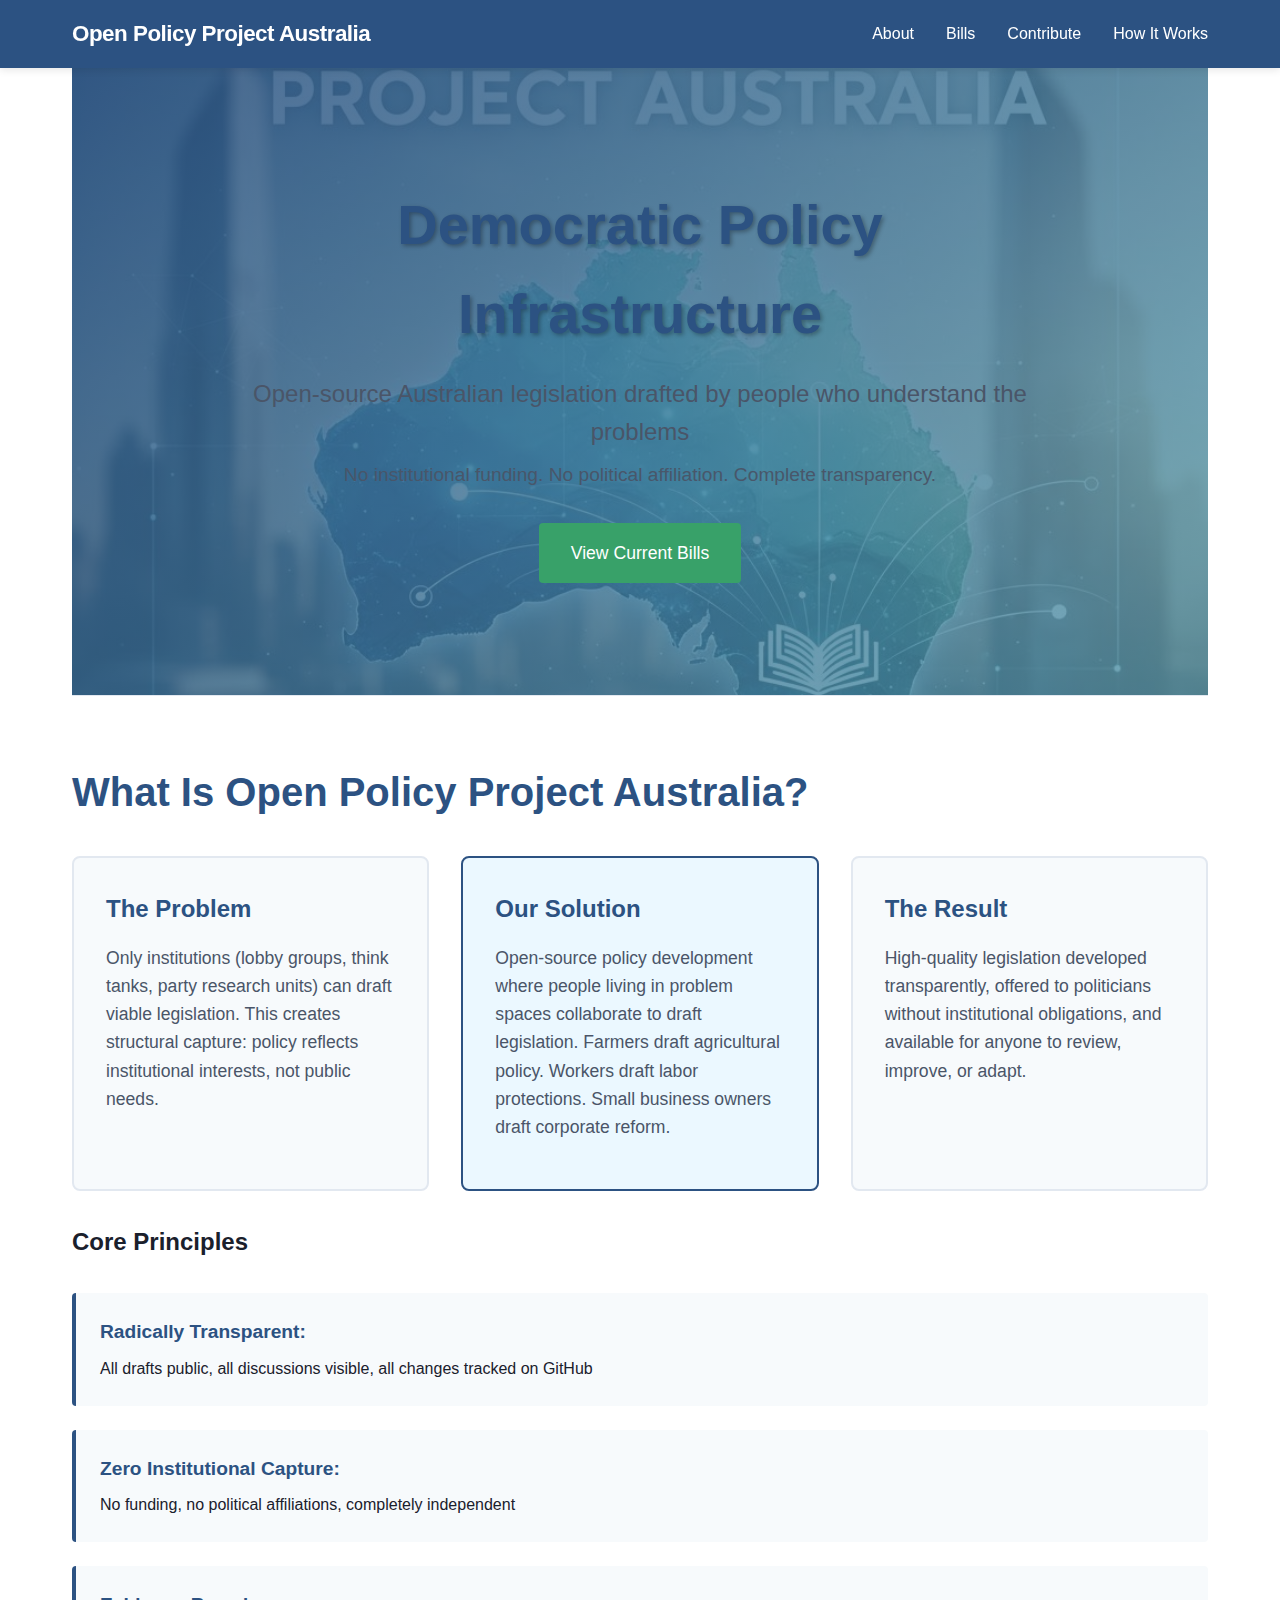
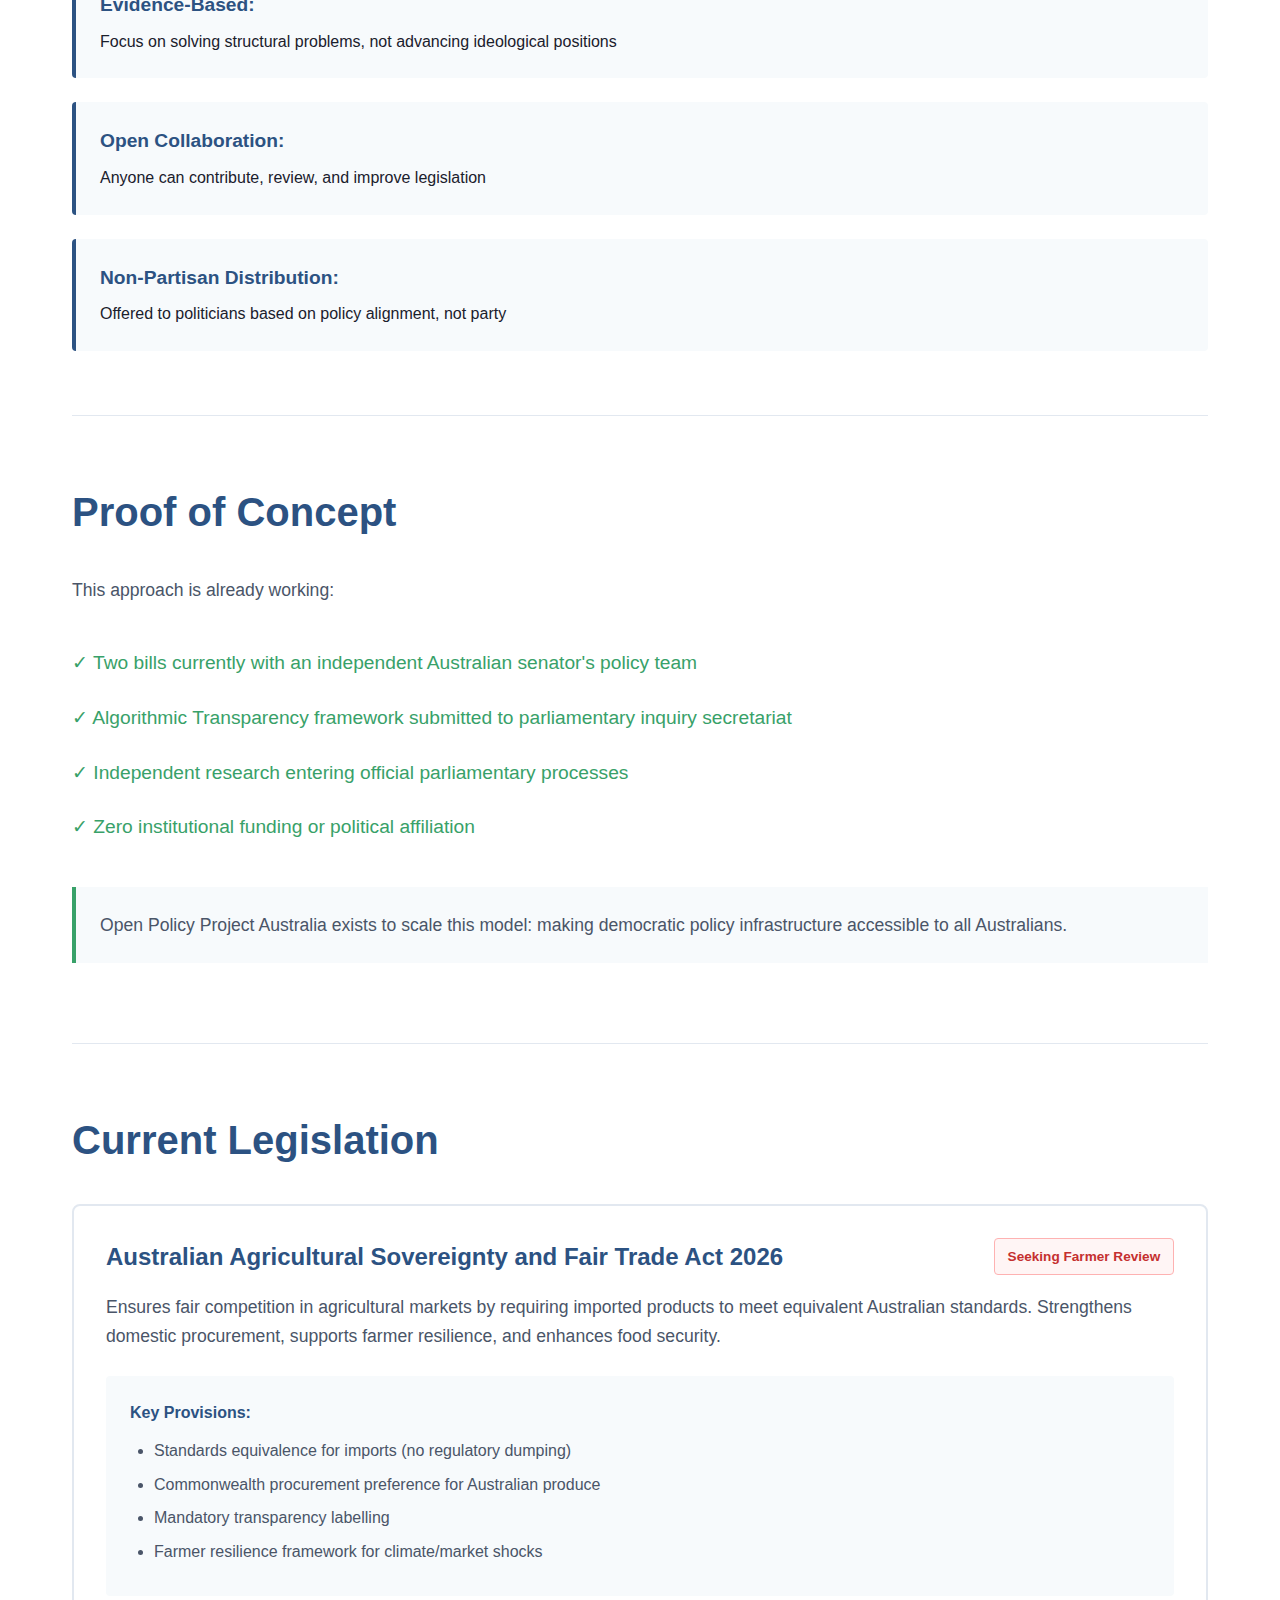
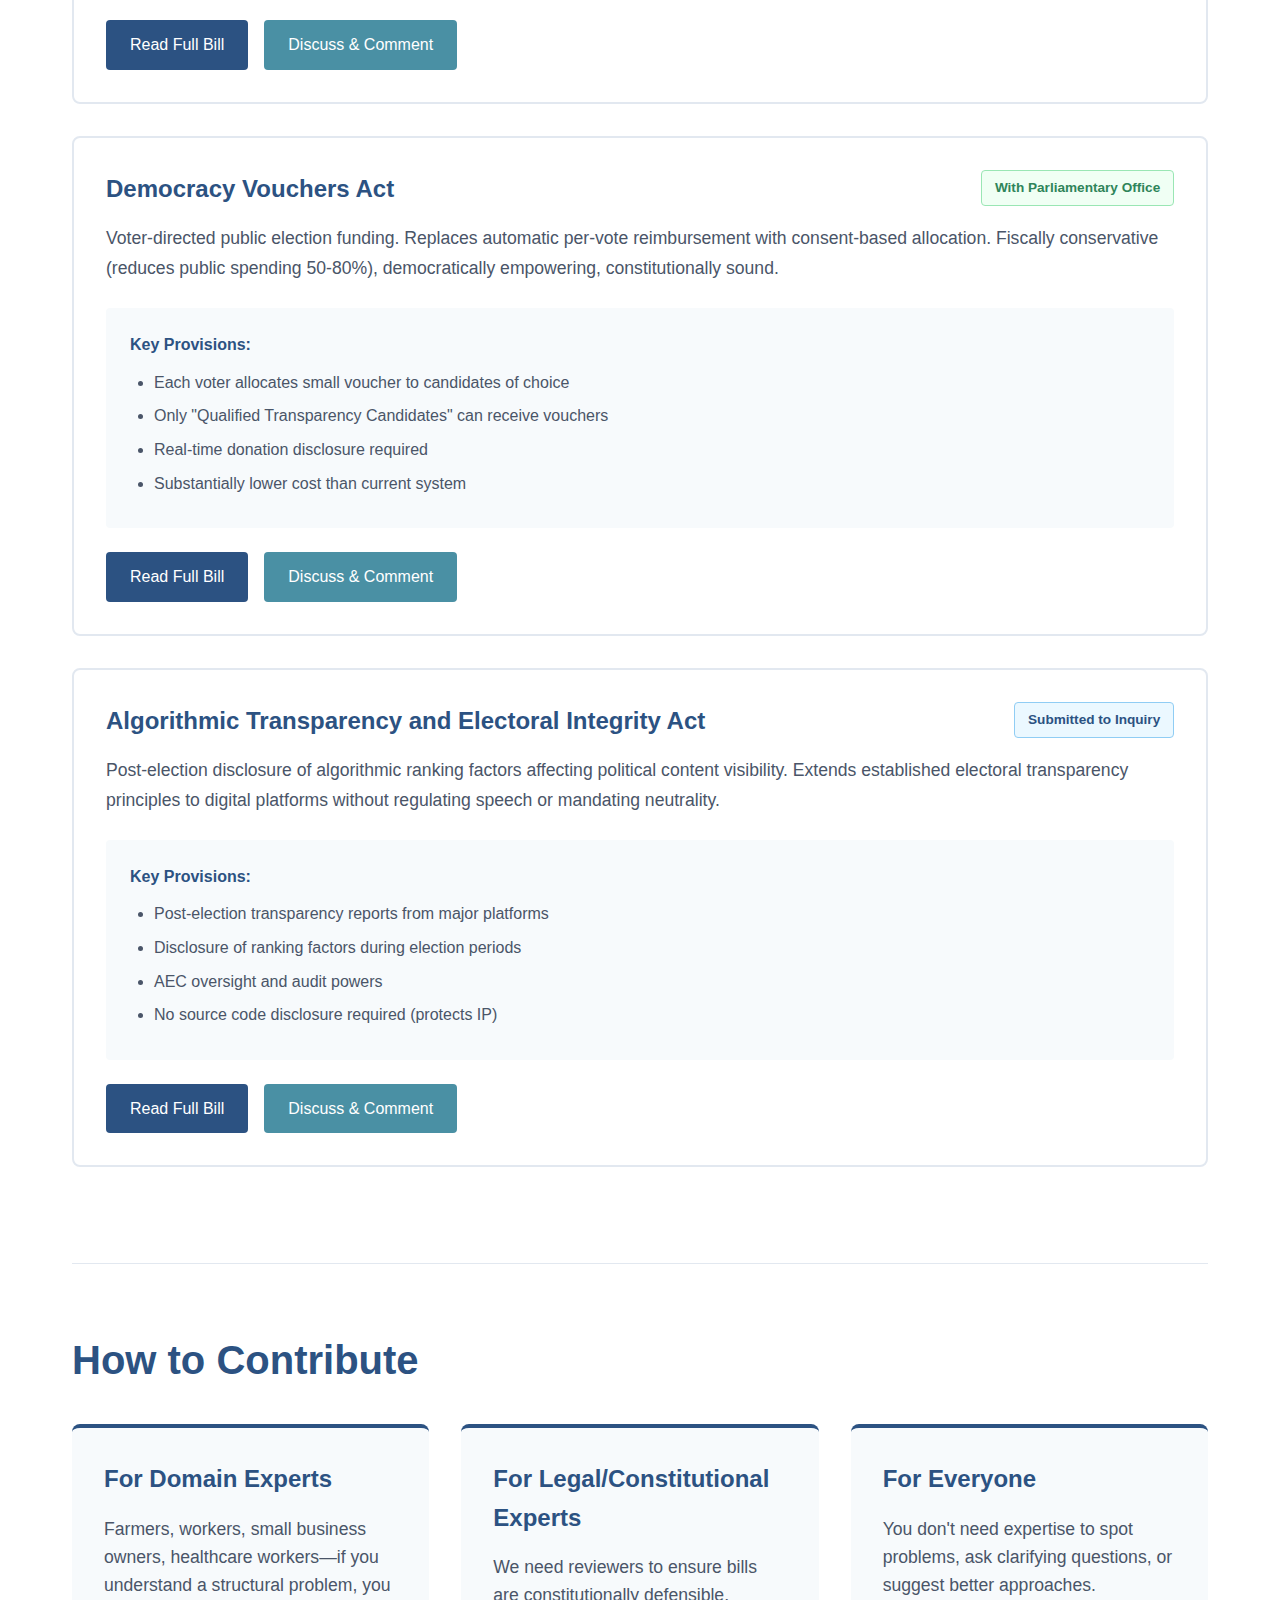
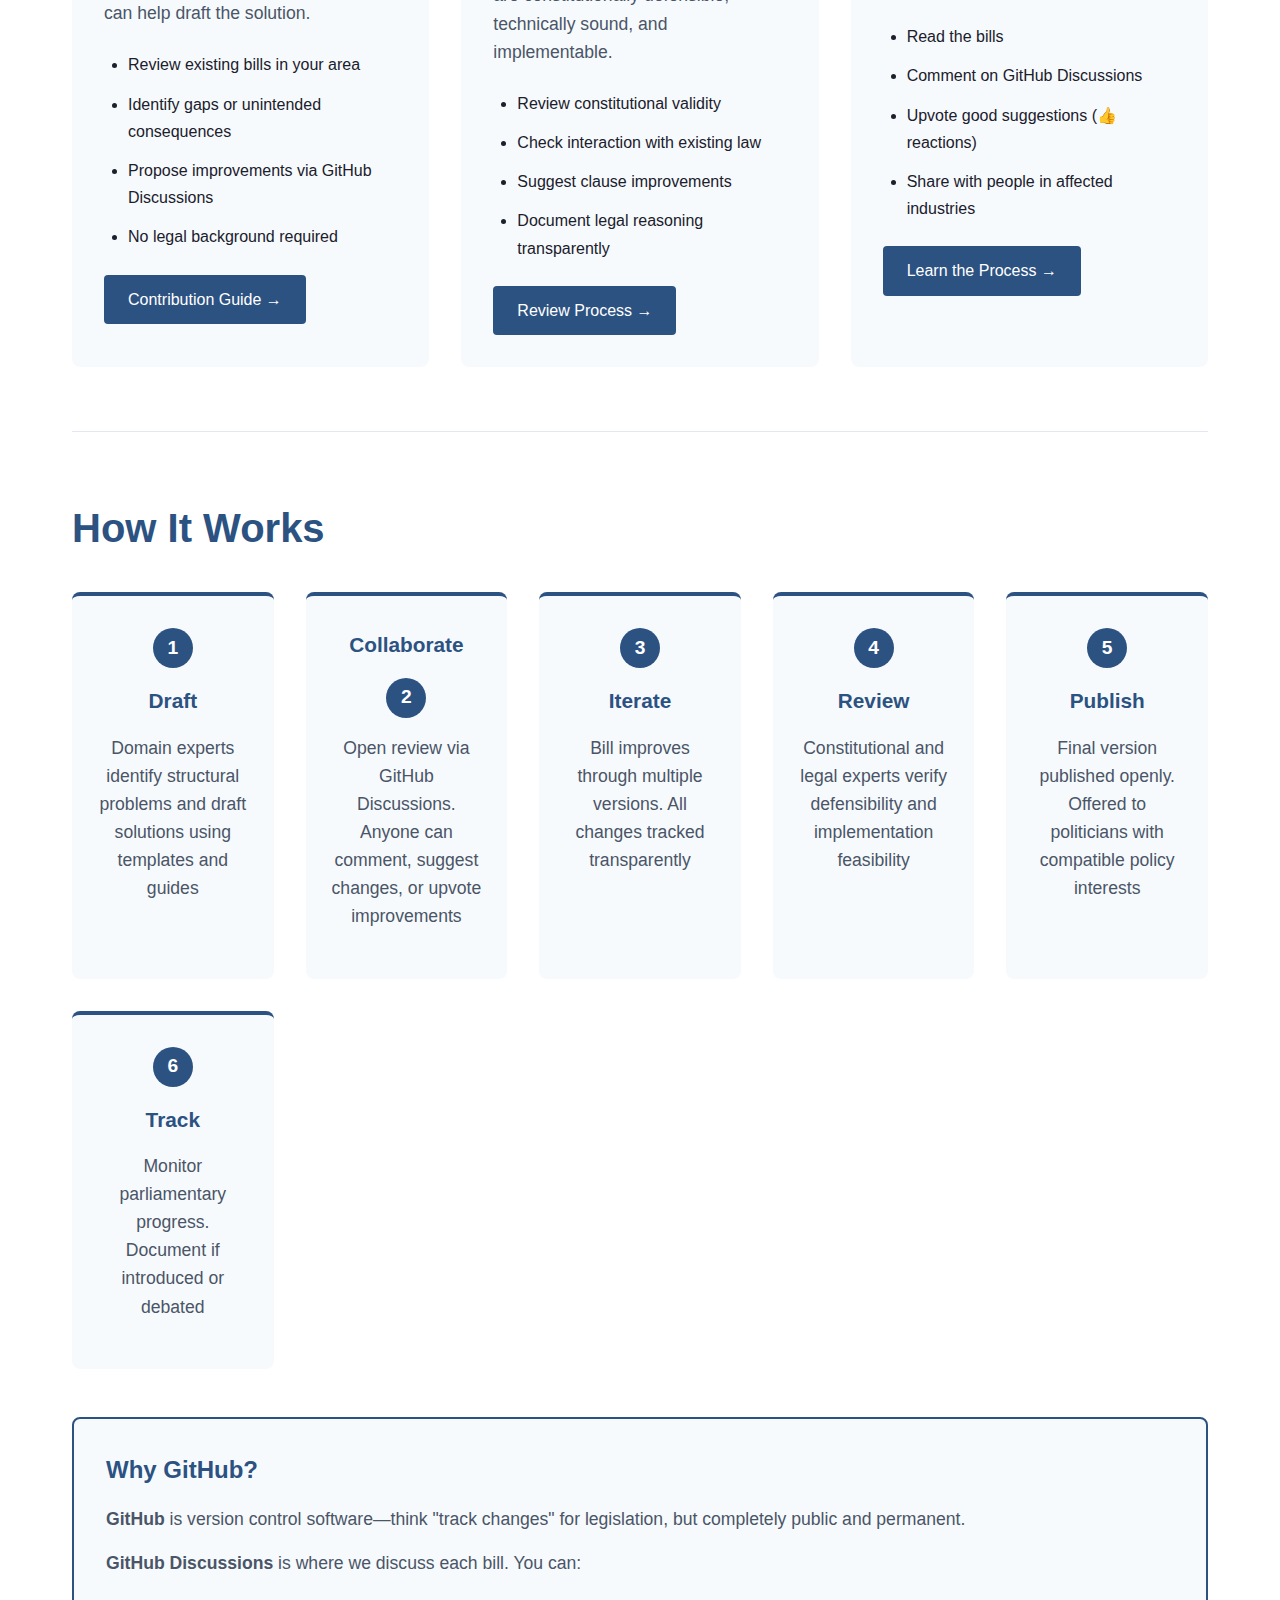
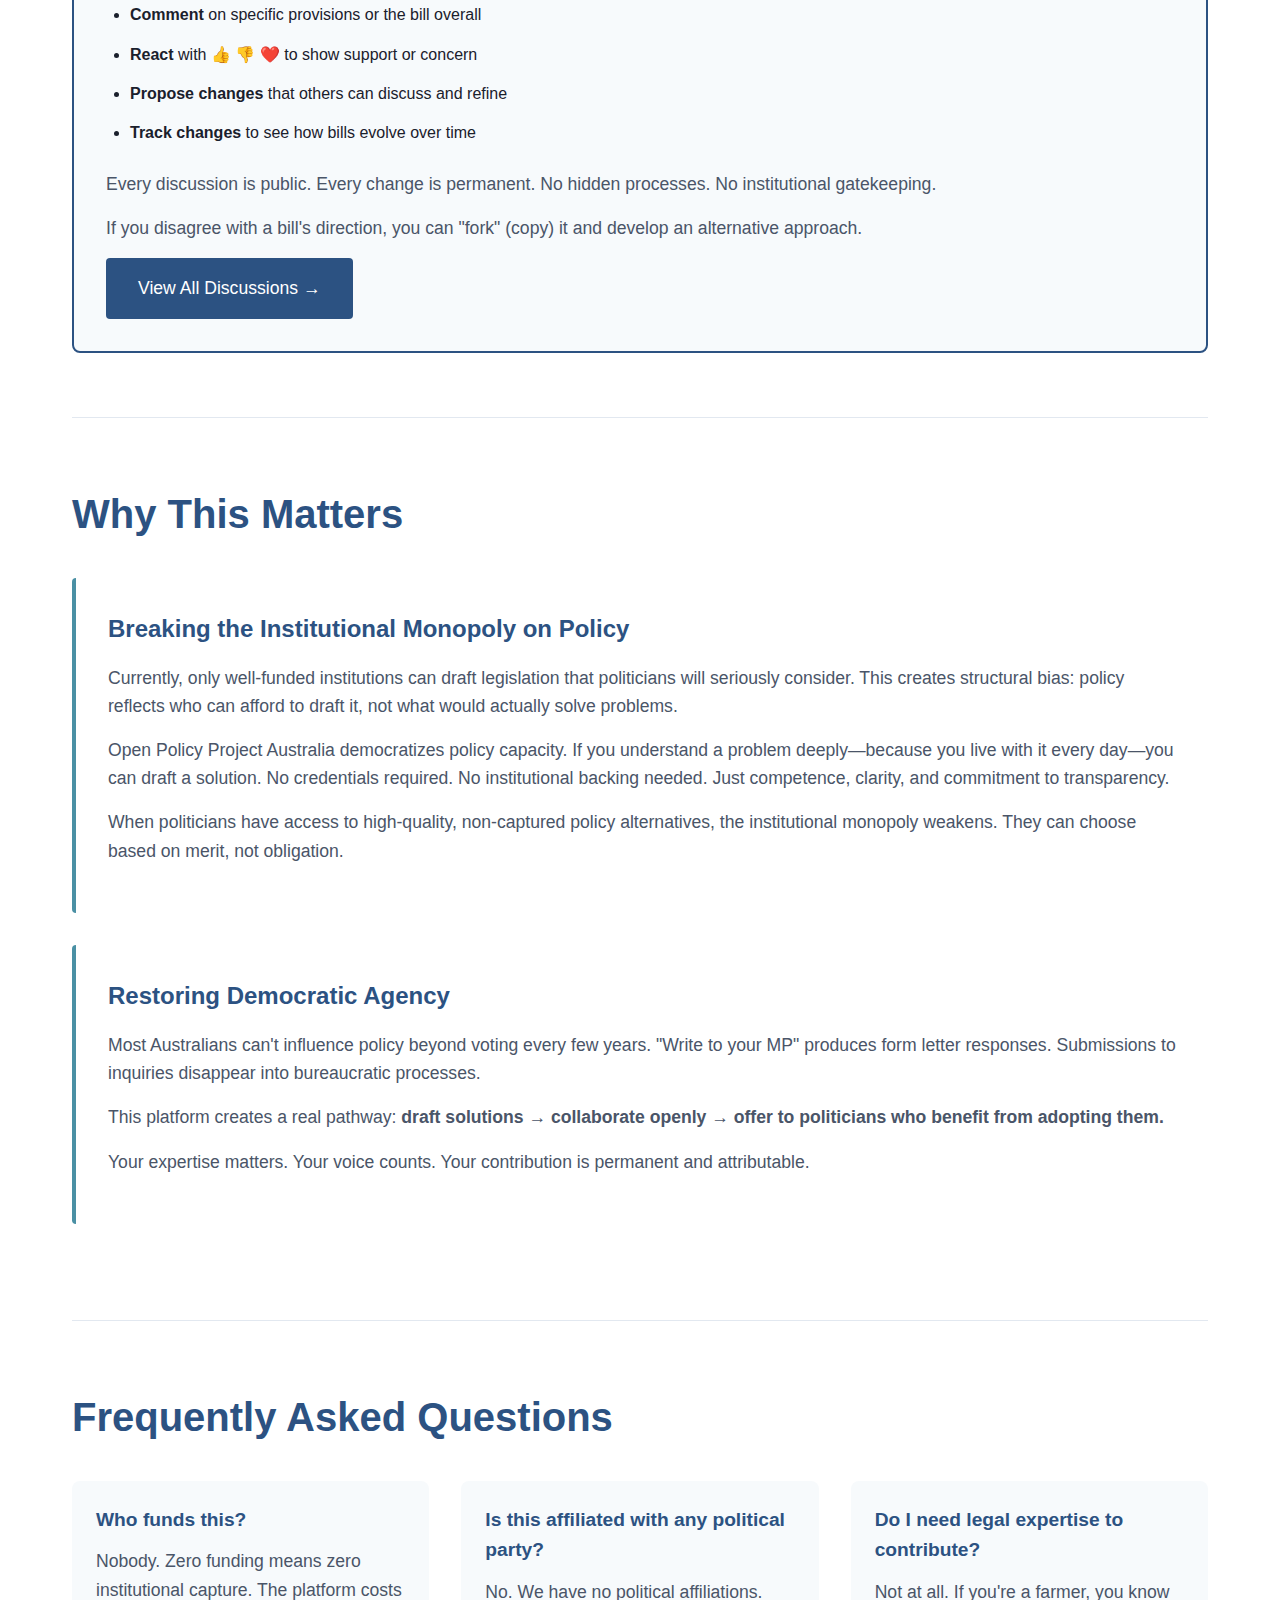
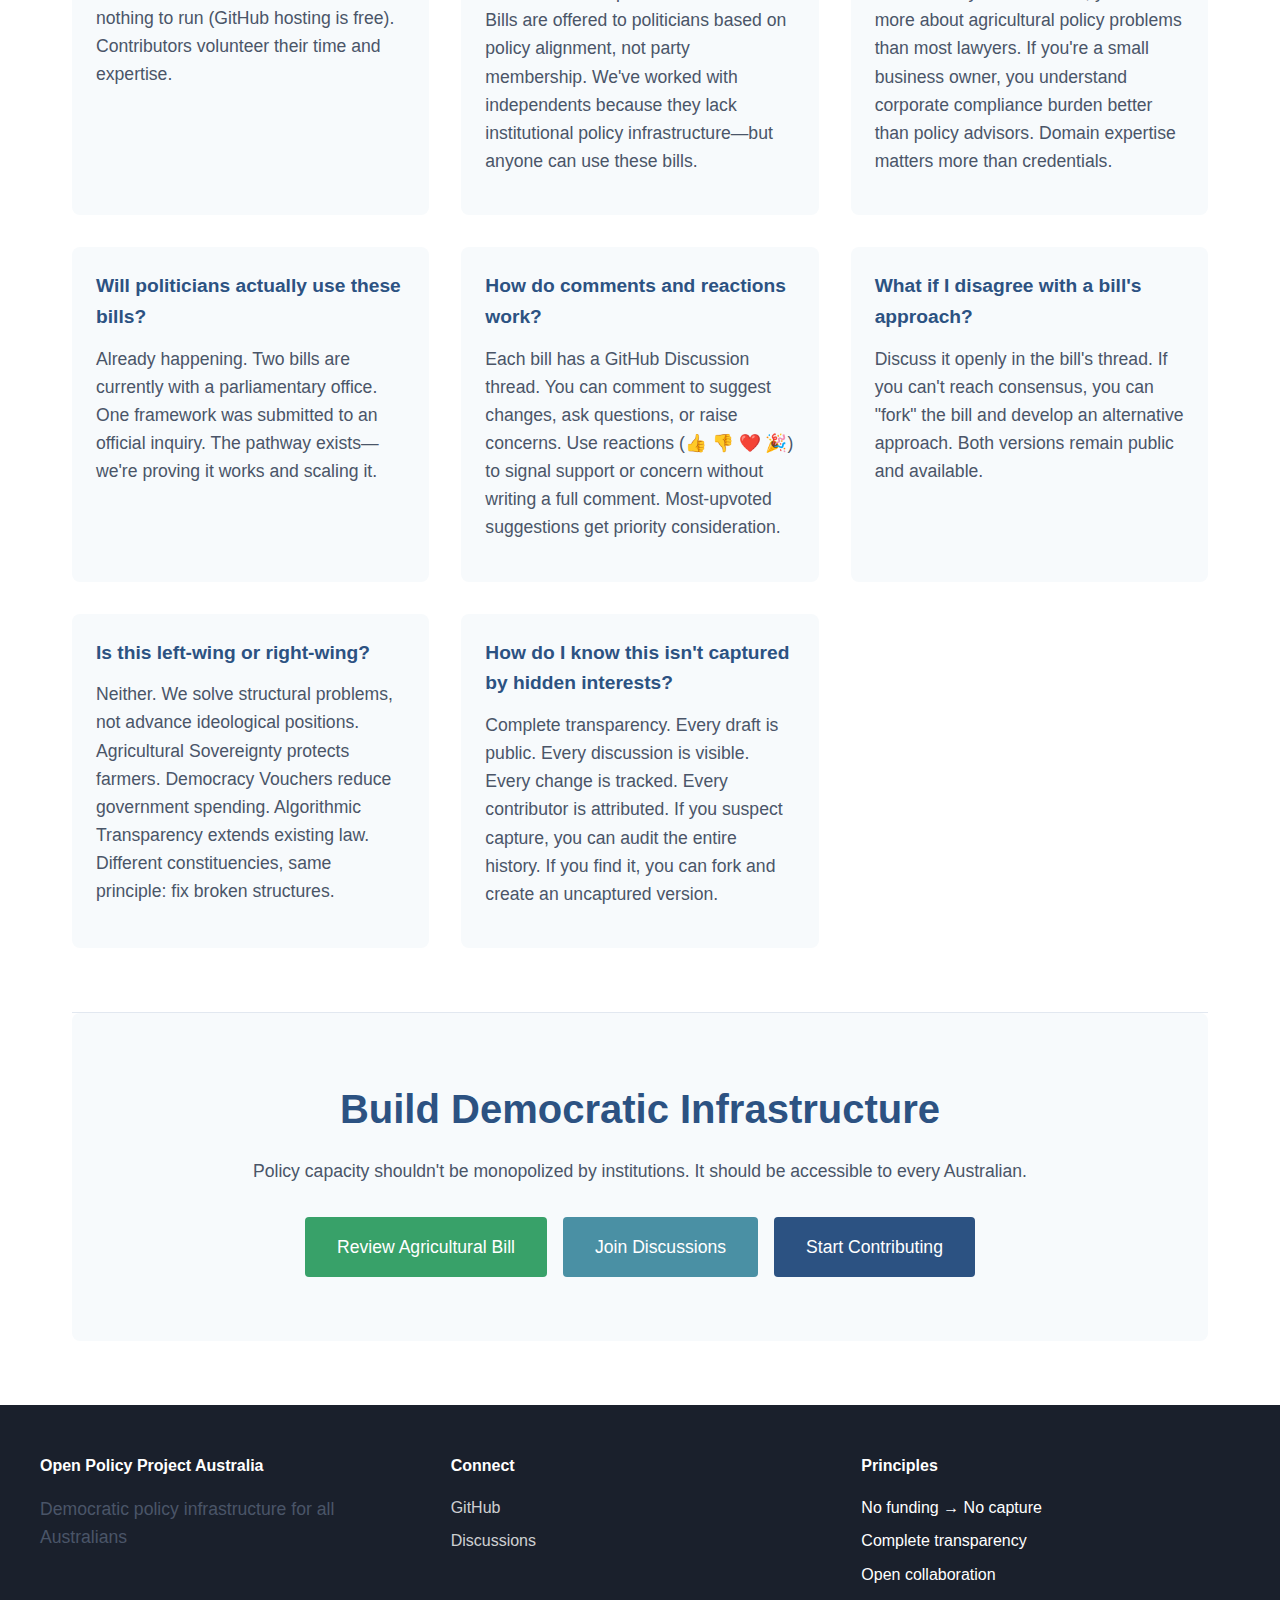
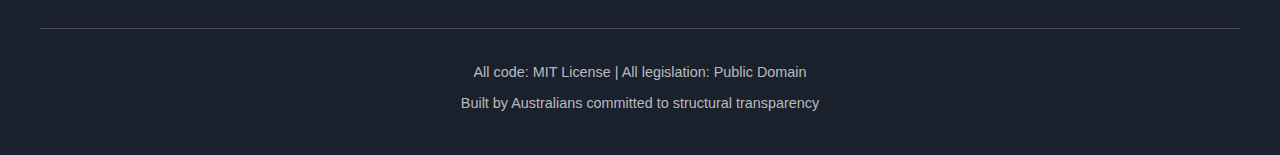
<file: index.html>
<!DOCTYPE html>
<html lang="en">
<head>
    <meta charset="UTF-8">
    <meta name="viewport" content="width=device-width, initial-scale=1.0">
    <title>Open Policy Project Australia - Democratic Policy Infrastructure</title>
    <meta name="description" content="Open-source Australian legislation drafted through public collaboration. No institutional capture. Complete transparency.">
    <link rel="stylesheet" href="style.css">
</head>
<body>
    <header>
        <nav>
            <div class="nav-container">
                <h1>Open Policy Project Australia</h1>
                <ul>
                    <li><a href="#about">About</a></li>
                    <li><a href="#bills">Bills</a></li>
                    <li><a href="#contribute">Contribute</a></li>
                    <li><a href="#how">How It Works</a></li>
                </ul>
            </div>
        </nav>
    </header>

    <main>
        <!-- Hero Section with Background Image -->
        <section id="hero">
            <div class="hero-content">
                <h2>Democratic Policy Infrastructure</h2>
                <p class="tagline">Open-source Australian legislation drafted by people who understand the problems</p>
                <p class="subtitle">No institutional funding. No political affiliation. Complete transparency.</p>
                <a href="#bills" class="btn large primary">View Current Bills</a>
            </div>
        </section>

        <section id="about">
            <h2>What Is Open Policy Project Australia?</h2>
            
            <div class="about-grid">
                <div class="about-card">
                    <h3>The Problem</h3>
                    <p>Only institutions (lobby groups, think tanks, party research units) can draft viable legislation. This creates structural capture: policy reflects institutional interests, not public needs.</p>
                </div>

                <div class="about-card highlight">
                    <h3>Our Solution</h3>
                    <p>Open-source policy development where people living in problem spaces collaborate to draft legislation. Farmers draft agricultural policy. Workers draft labor protections. Small business owners draft corporate reform.</p>
                </div>

                <div class="about-card">
                    <h3>The Result</h3>
                    <p>High-quality legislation developed transparently, offered to politicians without institutional obligations, and available for anyone to review, improve, or adapt.</p>
                </div>
            </div>

            <h3>Core Principles</h3>
            <ul class="principles">
                <li><strong>Radically Transparent:</strong> All drafts public, all discussions visible, all changes tracked on GitHub</li>
                <li><strong>Zero Institutional Capture:</strong> No funding, no political affiliations, completely independent</li>
                <li><strong>Evidence-Based:</strong> Focus on solving structural problems, not advancing ideological positions</li>
                <li><strong>Open Collaboration:</strong> Anyone can contribute, review, and improve legislation</li>
                <li><strong>Non-Partisan Distribution:</strong> Offered to politicians based on policy alignment, not party</li>
            </ul>
        </section>

        <section id="proof">
            <h2>Proof of Concept</h2>
            <p>This approach is already working:</p>
            <ul class="proof-points">
                <li>✓ Two bills currently with an independent Australian senator's policy team</li>
                <li>✓ Algorithmic Transparency framework submitted to parliamentary inquiry secretariat</li>
                <li>✓ Independent research entering official parliamentary processes</li>
                <li>✓ Zero institutional funding or political affiliation</li>
            </ul>
            <p class="proof-statement">Open Policy Project Australia exists to scale this model: making democratic policy infrastructure accessible to all Australians.</p>
        </section>

        <section id="bills">
            <h2>Current Legislation</h2>
            
            <div class="bill-card">
                <div class="bill-header">
                    <h3>Australian Agricultural Sovereignty and Fair Trade Act 2026</h3>
                    <span class="bill-status seeking-review">Seeking Farmer Review</span>
                </div>
                <p class="bill-desc">Ensures fair competition in agricultural markets by requiring imported products to meet equivalent Australian standards. Strengthens domestic procurement, supports farmer resilience, and enhances food security.</p>
                <div class="bill-highlights">
                    <strong>Key Provisions:</strong>
                    <ul>
                        <li>Standards equivalence for imports (no regulatory dumping)</li>
                        <li>Commonwealth procurement preference for Australian produce</li>
                        <li>Mandatory transparency labelling</li>
                        <li>Farmer resilience framework for climate/market shocks</li>
                    </ul>
                </div>
                <div class="bill-links">
                    <a href="/Open-Policy-Project-Australia-/bills/agricultural-sovereignty.html" class="btn">Read Full Bill</a>
                    <a href="https://github.com/constituencyinversion/Open-Policy-Project-Australia-/discussions" class="btn secondary">Discuss & Comment</a>
                </div>
            </div>

            <div class="bill-card">
                <div class="bill-header">
                    <h3>Democracy Vouchers Act</h3>
                    <span class="bill-status with-politician">With Parliamentary Office</span>
                </div>
                <p class="bill-desc">Voter-directed public election funding. Replaces automatic per-vote reimbursement with consent-based allocation. Fiscally conservative (reduces public spending 50-80%), democratically empowering, constitutionally sound.</p>
                <div class="bill-highlights">
                    <strong>Key Provisions:</strong>
                    <ul>
                        <li>Each voter allocates small voucher to candidates of choice</li>
                        <li>Only "Qualified Transparency Candidates" can receive vouchers</li>
                        <li>Real-time donation disclosure required</li>
                        <li>Substantially lower cost than current system</li>
                    </ul>
                </div>
                <div class="bill-links">
                    <a href="bills/democracy-vouchers.html" class="btn">Read Full Bill</a>
                    <a href="https://github.com/constituencyinversion/Open-Policy-Project-Australia-/legislation/discussions/2" class="btn secondary">Discuss & Comment</a>
                </div>
            </div>

            <div class="bill-card">
                <div class="bill-header">
                    <h3>Algorithmic Transparency and Electoral Integrity Act</h3>
                    <span class="bill-status submitted">Submitted to Inquiry</span>
                </div>
                <p class="bill-desc">Post-election disclosure of algorithmic ranking factors affecting political content visibility. Extends established electoral transparency principles to digital platforms without regulating speech or mandating neutrality.</p>
                <div class="bill-highlights">
                    <strong>Key Provisions:</strong>
                    <ul>
                        <li>Post-election transparency reports from major platforms</li>
                        <li>Disclosure of ranking factors during election periods</li>
                        <li>AEC oversight and audit powers</li>
                        <li>No source code disclosure required (protects IP)</li>
                    </ul>
                </div>
                <div class="bill-links">
                    <a href="bills/algorithmic-transparency.html" class="btn">Read Full Bill</a>
                    <a href="https://github.com/constituencyinversion/Open-Policy-Project-Australia-/legislation/discussions/3" class="btn secondary">Discuss & Comment</a>
                </div>
            </div>
        </section>

        <section id="contribute">
            <h2>How to Contribute</h2>
            
            <div class="contribute-grid">
                <div class="contribute-card">
                    <h3>For Domain Experts</h3>
                    <p>Farmers, workers, small business owners, healthcare workers—if you understand a structural problem, you can help draft the solution.</p>
                    <ul>
                        <li>Review existing bills in your area</li>
                        <li>Identify gaps or unintended consequences</li>
                        <li>Propose improvements via GitHub Discussions</li>
                        <li>No legal background required</li>
                    </ul>
                    <a href="contribute.html" class="btn">Contribution Guide →</a>
                </div>

                <div class="contribute-card">
                    <h3>For Legal/Constitutional Experts</h3>
                    <p>We need reviewers to ensure bills are constitutionally defensible, technically sound, and implementable.</p>
                    <ul>
                        <li>Review constitutional validity</li>
                        <li>Check interaction with existing law</li>
                        <li>Suggest clause improvements</li>
                        <li>Document legal reasoning transparently</li>
                    </ul>
                    <a href="contribute.html#legal" class="btn">Review Process →</a>
                </div>

                <div class="contribute-card">
                    <h3>For Everyone</h3>
                    <p>You don't need expertise to spot problems, ask clarifying questions, or suggest better approaches.</p>
                    <ul>
                        <li>Read the bills</li>
                        <li>Comment on GitHub Discussions</li>
                        <li>Upvote good suggestions (👍 reactions)</li>
                        <li>Share with people in affected industries</li>
                    </ul>
                    <a href="#how" class="btn">Learn the Process →</a>
                </div>
            </div>
        </section>

        <section id="how">
            <h2>How It Works</h2>
            
            <div class="process-flow">
                <div class="process-step">
                    <div class="step-number">1</div>
                    <h3>Draft</h3>
                    <p>Domain experts identify structural problems and draft solutions using templates and guides</p>
                </div>
                
                <div class="process-step">
                    <h3>Collaborate</h3>
                    <div class="step-number">2</div>
                    <p>Open review via GitHub Discussions. Anyone can comment, suggest changes, or upvote improvements</p>
                </div>
                
                <div class="process-step">
                    <div class="step-number">3</div>
                    <h3>Iterate</h3>
                    <p>Bill improves through multiple versions. All changes tracked transparently</p>
                </div>
                
                <div class="process-step">
                    <div class="step-number">4</div>
                    <h3>Review</h3>
                    <p>Constitutional and legal experts verify defensibility and implementation feasibility</p>
                </div>
                
                <div class="process-step">
                    <div class="step-number">5</div>
                    <h3>Publish</h3>
                    <p>Final version published openly. Offered to politicians with compatible policy interests</p>
                </div>
                
                <div class="process-step">
                    <div class="step-number">6</div>
                    <h3>Track</h3>
                    <p>Monitor parliamentary progress. Document if introduced or debated</p>
                </div>
            </div>

            <div class="github-explainer">
                <h3>Why GitHub?</h3>
                <p><strong>GitHub</strong> is version control software—think "track changes" for legislation, but completely public and permanent.</p>
                <p><strong>GitHub Discussions</strong> is where we discuss each bill. You can:</p>
                <ul>
                    <li><strong>Comment</strong> on specific provisions or the bill overall</li>
                    <li><strong>React</strong> with 👍 👎 ❤️ to show support or concern</li>
                    <li><strong>Propose changes</strong> that others can discuss and refine</li>
                    <li><strong>Track changes</strong> to see how bills evolve over time</li>
                </ul>
                <p>Every discussion is public. Every change is permanent. No hidden processes. No institutional gatekeeping.</p>
                <p>If you disagree with a bill's direction, you can "fork" (copy) it and develop an alternative approach.</p>
                <a href="https://github.com/constituencyinversion/Open-Policy-Project-Australia-/legislation/discussions" class="btn large">View All Discussions →</a>
            </div>
        </section>

        <section id="why">
            <h2>Why This Matters</h2>
            
            <div class="impact-statement">
                <h3>Breaking the Institutional Monopoly on Policy</h3>
                <p>Currently, only well-funded institutions can draft legislation that politicians will seriously consider. This creates structural bias: policy reflects who can afford to draft it, not what would actually solve problems.</p>
                
                <p>Open Policy Project Australia democratizes policy capacity. If you understand a problem deeply—because you live with it every day—you can draft a solution. No credentials required. No institutional backing needed. Just competence, clarity, and commitment to transparency.</p>
                
                <p>When politicians have access to high-quality, non-captured policy alternatives, the institutional monopoly weakens. They can choose based on merit, not obligation.</p>
            </div>

            <div class="impact-statement">
                <h3>Restoring Democratic Agency</h3>
                <p>Most Australians can't influence policy beyond voting every few years. "Write to your MP" produces form letter responses. Submissions to inquiries disappear into bureaucratic processes.</p>
                
                <p>This platform creates a real pathway: <strong>draft solutions → collaborate openly → offer to politicians who benefit from adopting them.</strong></p>
                
                <p>Your expertise matters. Your voice counts. Your contribution is permanent and attributable.</p>
            </div>
        </section>

        <section id="faq">
            <h2>Frequently Asked Questions</h2>
            
            <div class="faq-grid">
                <div class="faq-item">
                    <h3>Who funds this?</h3>
                    <p>Nobody. Zero funding means zero institutional capture. The platform costs nothing to run (GitHub hosting is free). Contributors volunteer their time and expertise.</p>
                </div>

                <div class="faq-item">
                    <h3>Is this affiliated with any political party?</h3>
                    <p>No. We have no political affiliations. Bills are offered to politicians based on policy alignment, not party membership. We've worked with independents because they lack institutional policy infrastructure—but anyone can use these bills.</p>
                </div>

                <div class="faq-item">
                    <h3>Do I need legal expertise to contribute?</h3>
                    <p>Not at all. If you're a farmer, you know more about agricultural policy problems than most lawyers. If you're a small business owner, you understand corporate compliance burden better than policy advisors. Domain expertise matters more than credentials.</p>
                </div>

                <div class="faq-item">
                    <h3>Will politicians actually use these bills?</h3>
                    <p>Already happening. Two bills are currently with a parliamentary office. One framework was submitted to an official inquiry. The pathway exists—we're proving it works and scaling it.</p>
                </div>

                <div class="faq-item">
                    <h3>How do comments and reactions work?</h3>
                    <p>Each bill has a GitHub Discussion thread. You can comment to suggest changes, ask questions, or raise concerns. Use reactions (👍 👎 ❤️ 🎉) to signal support or concern without writing a full comment. Most-upvoted suggestions get priority consideration.</p>
                </div>

                <div class="faq-item">
                    <h3>What if I disagree with a bill's approach?</h3>
                    <p>Discuss it openly in the bill's thread. If you can't reach consensus, you can "fork" the bill and develop an alternative approach. Both versions remain public and available.</p>
                </div>

                <div class="faq-item">
                    <h3>Is this left-wing or right-wing?</h3>
                    <p>Neither. We solve structural problems, not advance ideological positions. Agricultural Sovereignty protects farmers. Democracy Vouchers reduce government spending. Algorithmic Transparency extends existing law. Different constituencies, same principle: fix broken structures.</p>
                </div>

                <div class="faq-item">
                    <h3>How do I know this isn't captured by hidden interests?</h3>
                    <p>Complete transparency. Every draft is public. Every discussion is visible. Every change is tracked. Every contributor is attributed. If you suspect capture, you can audit the entire history. If you find it, you can fork and create an uncaptured version.</p>
                </div>
            </div>
        </section>

        <section id="cta">
            <h2>Build Democratic Infrastructure</h2>
            <p>Policy capacity shouldn't be monopolized by institutions. It should be accessible to every Australian.</p>
            <div class="cta-buttons">
                <a href="bills/agricultural-sovereignty.html" class="btn large primary">Review Agricultural Bill</a>
                <a href="https://github.com/constituencyinversion/Open-Policy-Project-Australia-/legislation/discussions" class="btn large secondary">Join Discussions</a>
                <a href="contribute.html" class="btn large">Start Contributing</a>
            </div>
        </section>
    </main>

    <footer>
        <div class="footer-content">
            <div class="footer-section">
                <h4>Open Policy Project Australia</h4>
                <p>Democratic policy infrastructure for all Australians</p>
            </div>
            <div class="footer-section">
                <h4>Connect</h4>
                <ul>
                    <li><a href="https://github.com/constituencyinversion/Open-Policy-Project-Australia-">GitHub</a></li>
                    <li><a href="https://github.com/constituencyinversion/Open-Policy-Project-Australia-/legislation/discussions">Discussions</a></li>
                </ul>
            </div>
            <div class="footer-section">
                <h4>Principles</h4>
                <ul>
                    <li>No funding → No capture</li>
                    <li>Complete transparency</li>
                    <li>Open collaboration</li>
                </ul>
            </div>
        </div>
        <div class="footer-bottom">
            <p>All code: MIT License | All legislation: Public Domain</p>
            <p>Built by Australians committed to structural transparency</p>
        </div>
    </footer>
</body>
</html>
</file>
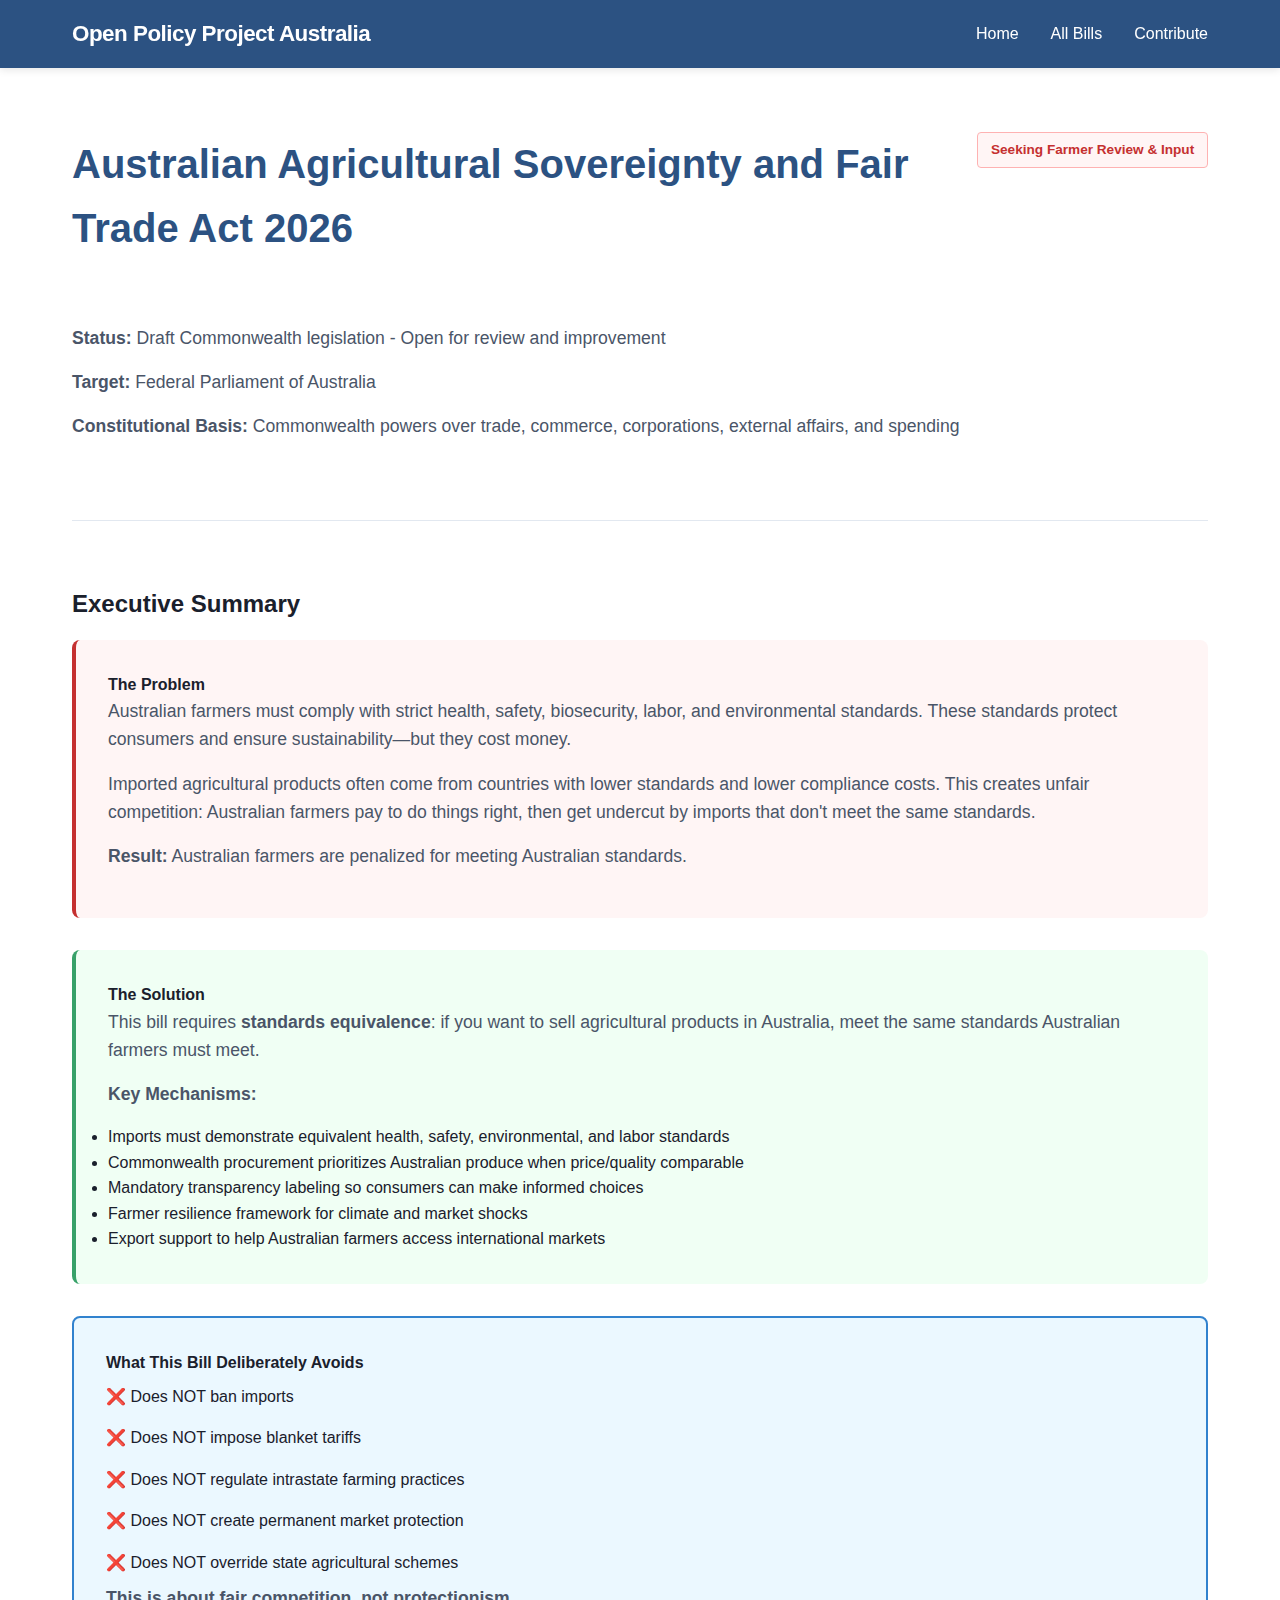
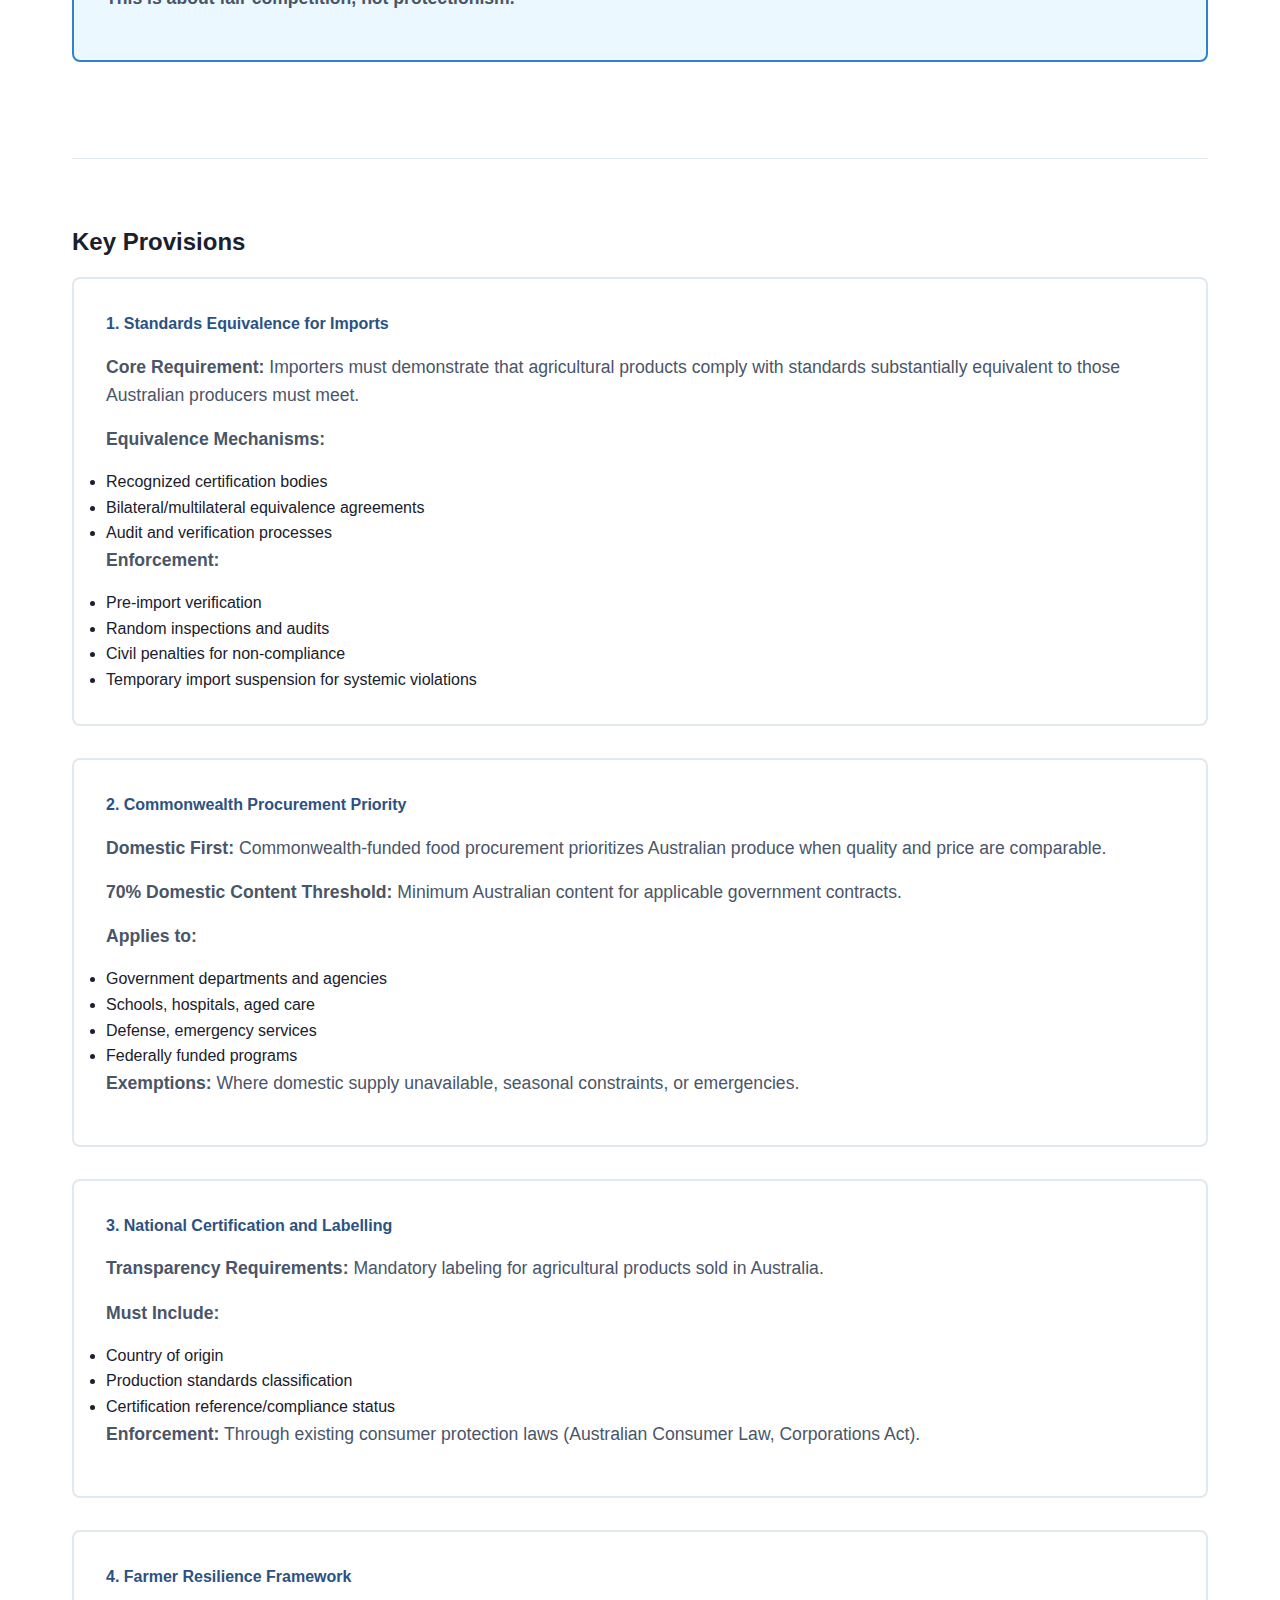
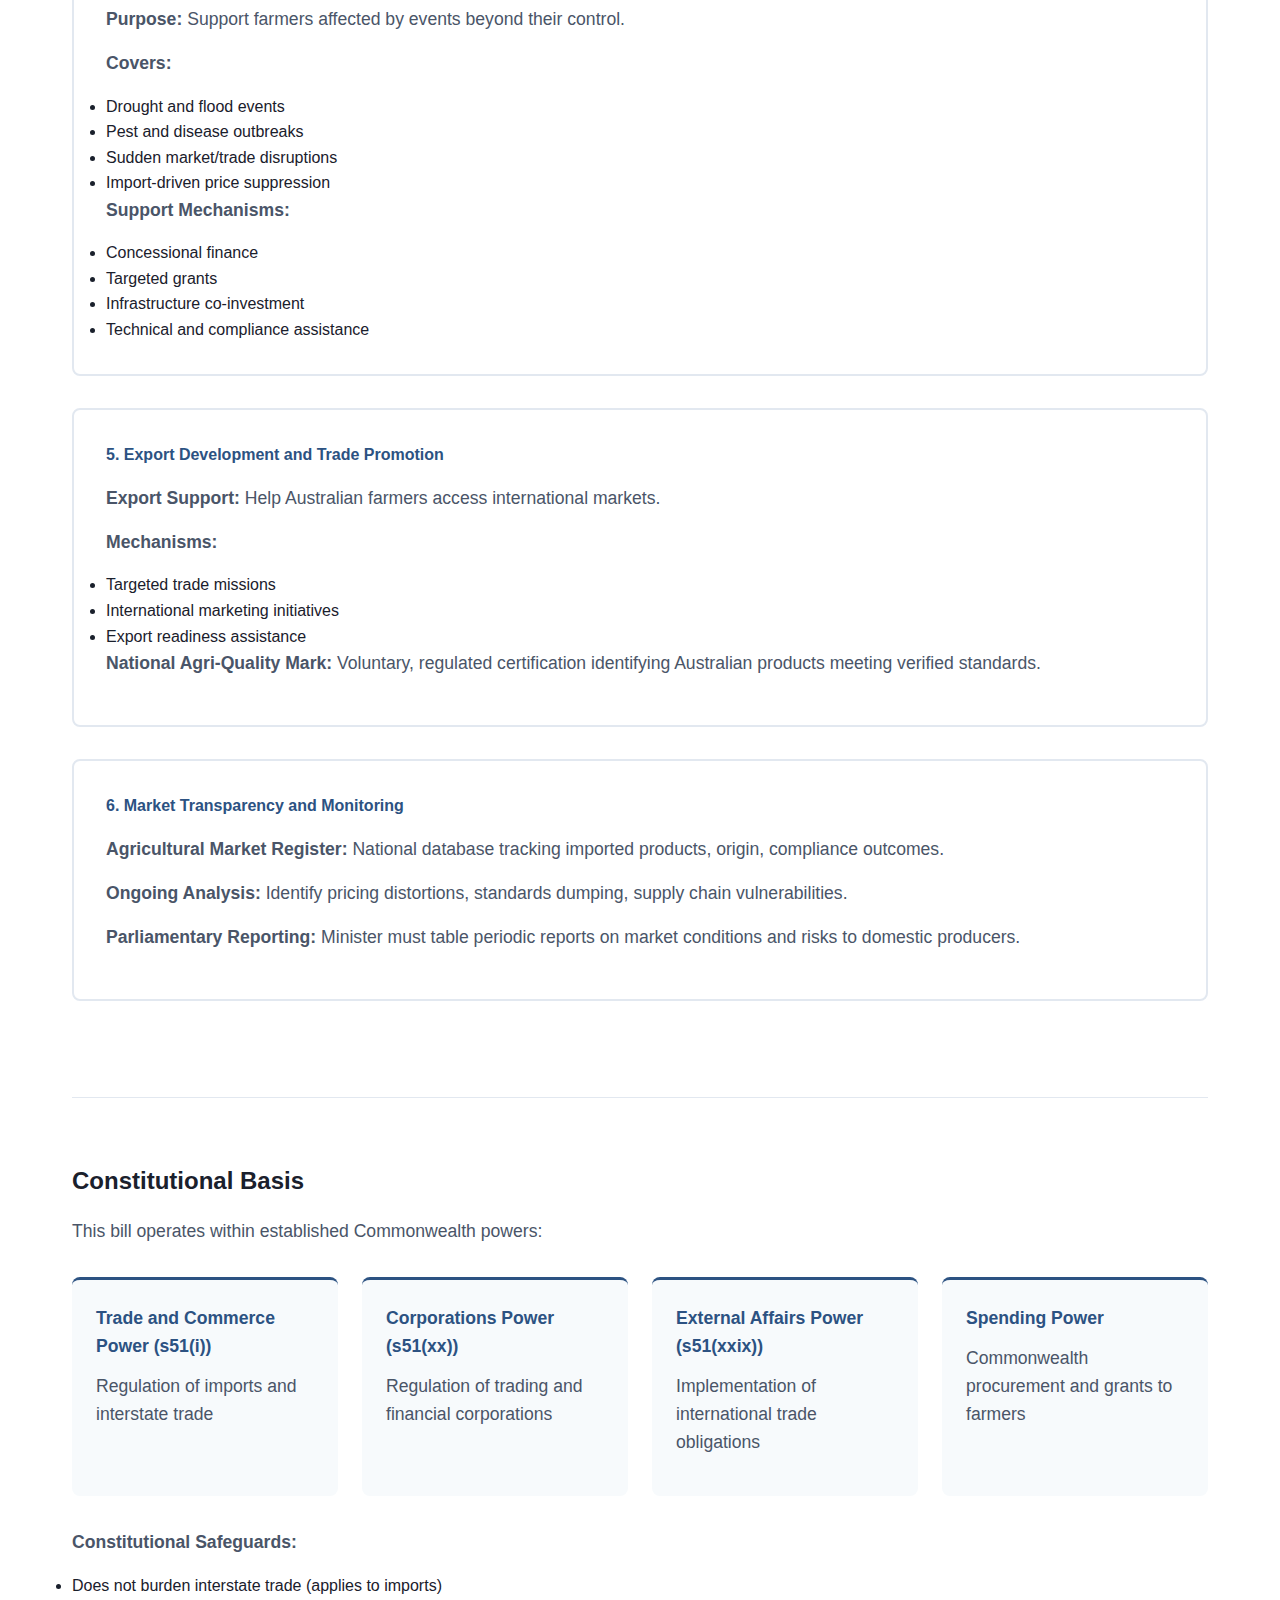
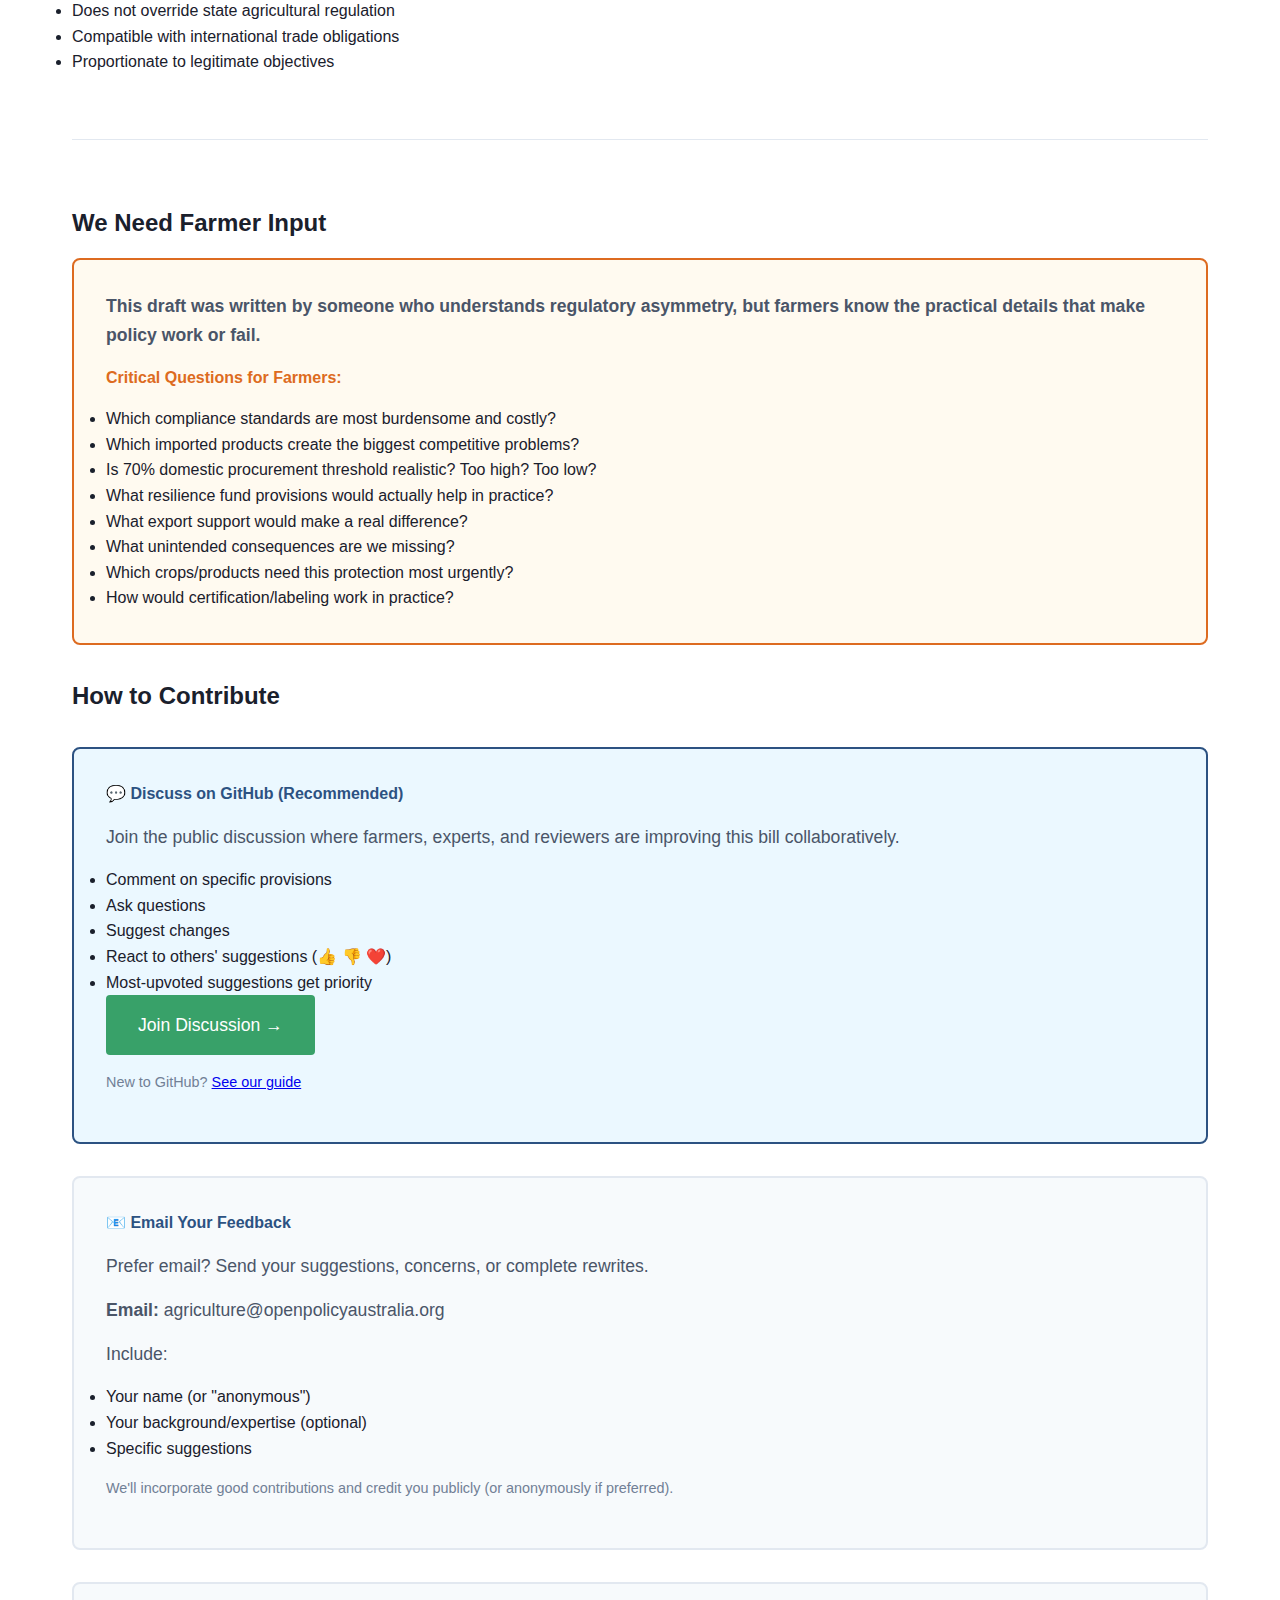
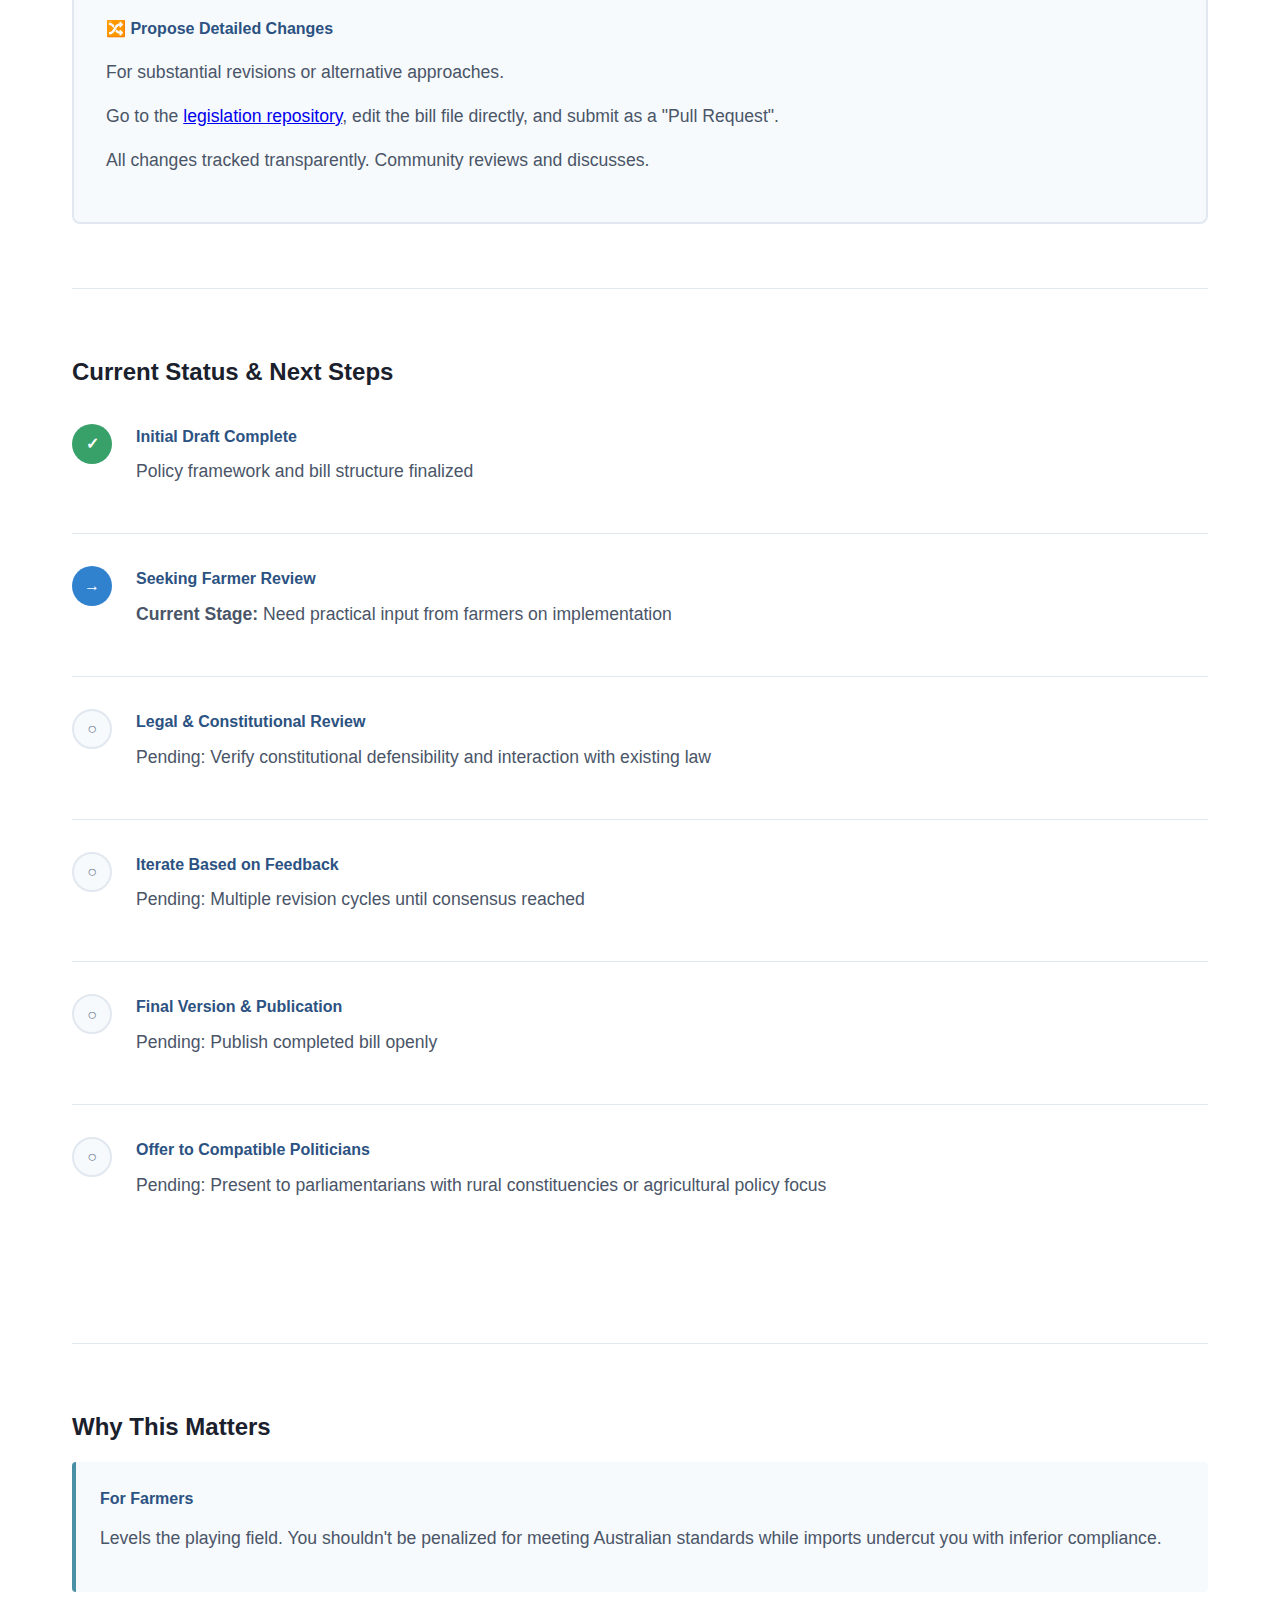
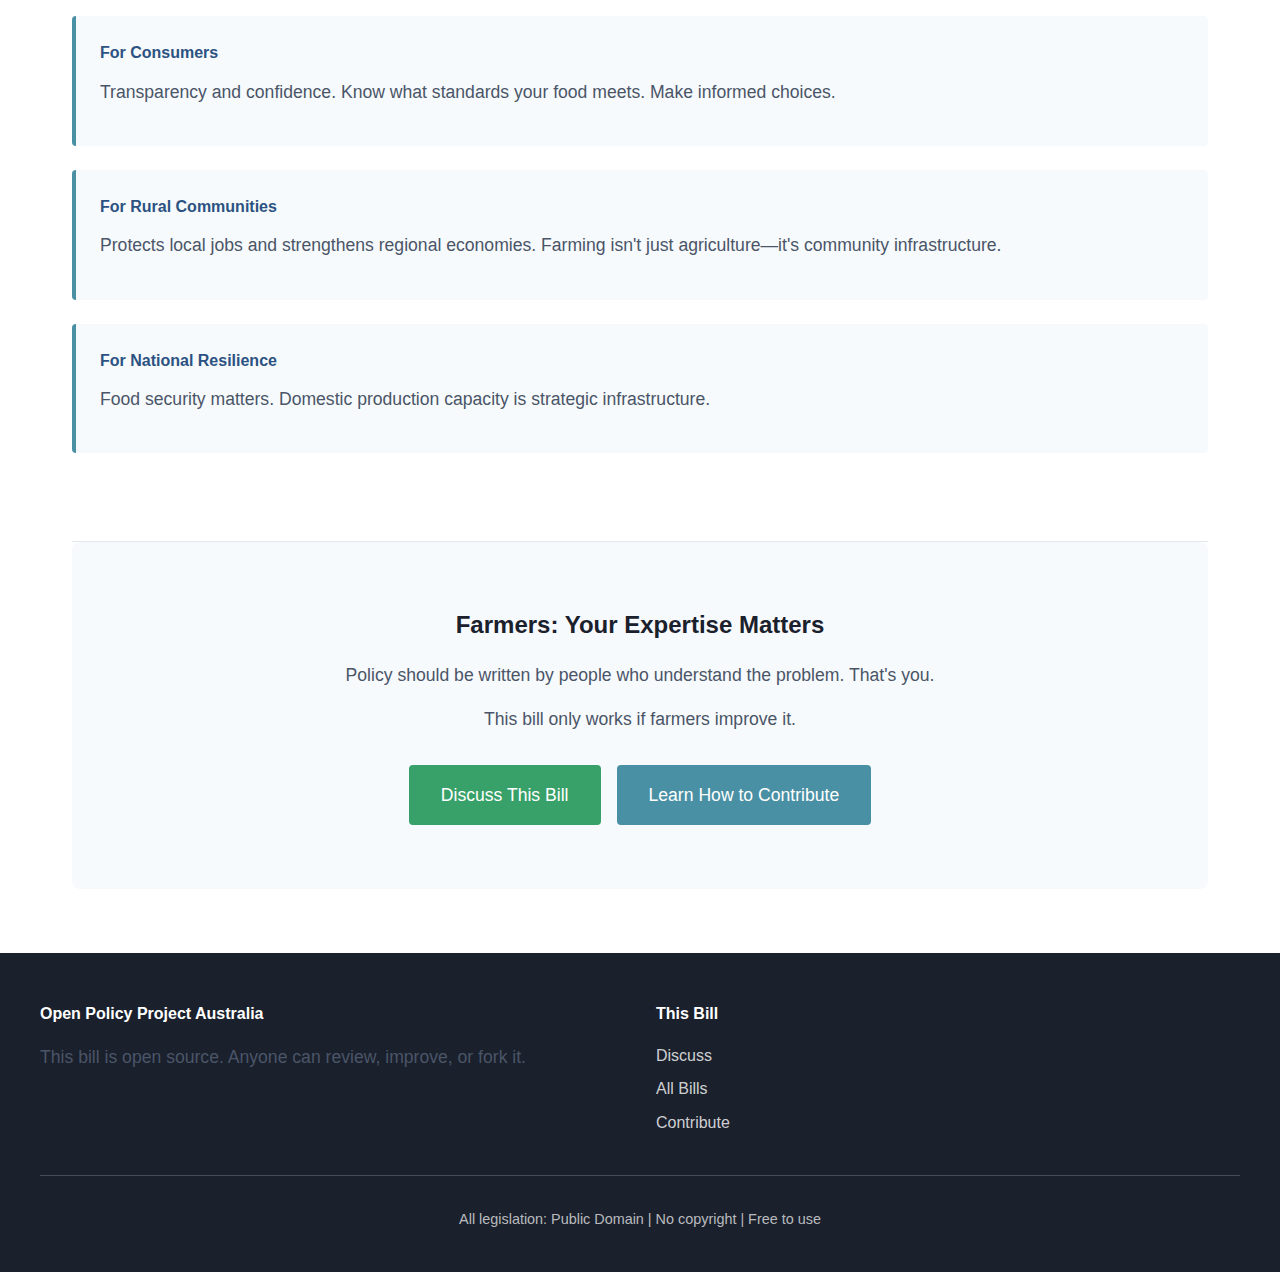
<file: agricultural-sovereignty.html>
<!DOCTYPE html>
<html lang="en">
<head>
    <meta charset="UTF-8">
    <meta name="viewport" content="width=device-width, initial-scale=1.0">
    <title>Australian Agricultural Sovereignty and Fair Trade Act 2026 - Open Policy Project Australia</title>
    <link rel="stylesheet" href="../style.css">
</head>
<body>
    <header>
        <nav>
            <div class="nav-container">
                <h1>Open Policy Project Australia</h1>
                <ul>
                    <li><a href="../index.html">Home</a></li>
                    <li><a href="../index.html#bills">All Bills</a></li>
                    <li><a href="../contribute.html">Contribute</a></li>
                </ul>
            </div>
        </nav>
    </header>

    <main>
        <section id="bill-header">
            <div class="bill-title-section">
                <h2>Australian Agricultural Sovereignty and Fair Trade Act 2026</h2>
                <span class="bill-status seeking-review">Seeking Farmer Review & Input</span>
            </div>
            
            <div class="bill-meta">
                <p><strong>Status:</strong> Draft Commonwealth legislation - Open for review and improvement</p>
                <p><strong>Target:</strong> Federal Parliament of Australia</p>
                <p><strong>Constitutional Basis:</strong> Commonwealth powers over trade, commerce, corporations, external affairs, and spending</p>
            </div>
        </section>

        <section id="summary">
            <h3>Executive Summary</h3>
            
            <div class="problem-box">
                <h4>The Problem</h4>
                <p>Australian farmers must comply with strict health, safety, biosecurity, labor, and environmental standards. These standards protect consumers and ensure sustainability—but they cost money.</p>
                
                <p>Imported agricultural products often come from countries with lower standards and lower compliance costs. This creates unfair competition: Australian farmers pay to do things right, then get undercut by imports that don't meet the same standards.</p>
                
                <p><strong>Result:</strong> Australian farmers are penalized for meeting Australian standards.</p>
            </div>

            <div class="solution-box">
                <h4>The Solution</h4>
                <p>This bill requires <strong>standards equivalence</strong>: if you want to sell agricultural products in Australia, meet the same standards Australian farmers must meet.</p>
                
                <p><strong>Key Mechanisms:</strong></p>
                <ul>
                    <li>Imports must demonstrate equivalent health, safety, environmental, and labor standards</li>
                    <li>Commonwealth procurement prioritizes Australian produce when price/quality comparable</li>
                    <li>Mandatory transparency labeling so consumers can make informed choices</li>
                    <li>Farmer resilience framework for climate and market shocks</li>
                    <li>Export support to help Australian farmers access international markets</li>
                </ul>
            </div>

            <div class="approach-note">
                <h4>What This Bill Deliberately Avoids</h4>
                <ul class="avoids-list">
                    <li>❌ Does NOT ban imports</li>
                    <li>❌ Does NOT impose blanket tariffs</li>
                    <li>❌ Does NOT regulate intrastate farming practices</li>
                    <li>❌ Does NOT create permanent market protection</li>
                    <li>❌ Does NOT override state agricultural schemes</li>
                </ul>
                <p><strong>This is about fair competition, not protectionism.</strong></p>
            </div>
        </section>

        <section id="key-provisions">
            <h3>Key Provisions</h3>

            <div class="provision-card">
                <h4>1. Standards Equivalence for Imports</h4>
                <p><strong>Core Requirement:</strong> Importers must demonstrate that agricultural products comply with standards substantially equivalent to those Australian producers must meet.</p>
                
                <p><strong>Equivalence Mechanisms:</strong></p>
                <ul>
                    <li>Recognized certification bodies</li>
                    <li>Bilateral/multilateral equivalence agreements</li>
                    <li>Audit and verification processes</li>
                </ul>
                
                <p><strong>Enforcement:</strong></p>
                <ul>
                    <li>Pre-import verification</li>
                    <li>Random inspections and audits</li>
                    <li>Civil penalties for non-compliance</li>
                    <li>Temporary import suspension for systemic violations</li>
                </ul>
            </div>

            <div class="provision-card">
                <h4>2. Commonwealth Procurement Priority</h4>
                <p><strong>Domestic First:</strong> Commonwealth-funded food procurement prioritizes Australian produce when quality and price are comparable.</p>
                
                <p><strong>70% Domestic Content Threshold:</strong> Minimum Australian content for applicable government contracts.</p>
                
                <p><strong>Applies to:</strong></p>
                <ul>
                    <li>Government departments and agencies</li>
                    <li>Schools, hospitals, aged care</li>
                    <li>Defense, emergency services</li>
                    <li>Federally funded programs</li>
                </ul>
                
                <p><strong>Exemptions:</strong> Where domestic supply unavailable, seasonal constraints, or emergencies.</p>
            </div>

            <div class="provision-card">
                <h4>3. National Certification and Labelling</h4>
                <p><strong>Transparency Requirements:</strong> Mandatory labeling for agricultural products sold in Australia.</p>
                
                <p><strong>Must Include:</strong></p>
                <ul>
                    <li>Country of origin</li>
                    <li>Production standards classification</li>
                    <li>Certification reference/compliance status</li>
                </ul>
                
                <p><strong>Enforcement:</strong> Through existing consumer protection laws (Australian Consumer Law, Corporations Act).</p>
            </div>

            <div class="provision-card">
                <h4>4. Farmer Resilience Framework</h4>
                <p><strong>Purpose:</strong> Support farmers affected by events beyond their control.</p>
                
                <p><strong>Covers:</strong></p>
                <ul>
                    <li>Drought and flood events</li>
                    <li>Pest and disease outbreaks</li>
                    <li>Sudden market/trade disruptions</li>
                    <li>Import-driven price suppression</li>
                </ul>
                
                <p><strong>Support Mechanisms:</strong></p>
                <ul>
                    <li>Concessional finance</li>
                    <li>Targeted grants</li>
                    <li>Infrastructure co-investment</li>
                    <li>Technical and compliance assistance</li>
                </ul>
            </div>

            <div class="provision-card">
                <h4>5. Export Development and Trade Promotion</h4>
                <p><strong>Export Support:</strong> Help Australian farmers access international markets.</p>
                
                <p><strong>Mechanisms:</strong></p>
                <ul>
                    <li>Targeted trade missions</li>
                    <li>International marketing initiatives</li>
                    <li>Export readiness assistance</li>
                </ul>
                
                <p><strong>National Agri-Quality Mark:</strong> Voluntary, regulated certification identifying Australian products meeting verified standards.</p>
            </div>

            <div class="provision-card">
                <h4>6. Market Transparency and Monitoring</h4>
                <p><strong>Agricultural Market Register:</strong> National database tracking imported products, origin, compliance outcomes.</p>
                
                <p><strong>Ongoing Analysis:</strong> Identify pricing distortions, standards dumping, supply chain vulnerabilities.</p>
                
                <p><strong>Parliamentary Reporting:</strong> Minister must table periodic reports on market conditions and risks to domestic producers.</p>
            </div>
        </section>

        <section id="constitutional">
            <h3>Constitutional Basis</h3>
            
            <p>This bill operates within established Commonwealth powers:</p>
            
            <div class="constitutional-powers">
                <div class="power-card">
                    <h4>Trade and Commerce Power (s51(i))</h4>
                    <p>Regulation of imports and interstate trade</p>
                </div>
                
                <div class="power-card">
                    <h4>Corporations Power (s51(xx))</h4>
                    <p>Regulation of trading and financial corporations</p>
                </div>
                
                <div class="power-card">
                    <h4>External Affairs Power (s51(xxix))</h4>
                    <p>Implementation of international trade obligations</p>
                </div>
                
                <div class="power-card">
                    <h4>Spending Power</h4>
                    <p>Commonwealth procurement and grants to farmers</p>
                </div>
            </div>
            
            <p><strong>Constitutional Safeguards:</strong></p>
            <ul>
                <li>Does not burden interstate trade (applies to imports)</li>
                <li>Does not override state agricultural regulation</li>
                <li>Compatible with international trade obligations</li>
                <li>Proportionate to legitimate objectives</li>
            </ul>
        </section>

        <section id="discuss">
            <h3>We Need Farmer Input</h3>
            
            <div class="farmer-input-box">
                <p><strong>This draft was written by someone who understands regulatory asymmetry, but farmers know the practical details that make policy work or fail.</strong></p>
                
                <h4>Critical Questions for Farmers:</h4>
                <ul>
                    <li>Which compliance standards are most burdensome and costly?</li>
                    <li>Which imported products create the biggest competitive problems?</li>
                    <li>Is 70% domestic procurement threshold realistic? Too high? Too low?</li>
                    <li>What resilience fund provisions would actually help in practice?</li>
                    <li>What export support would make a real difference?</li>
                    <li>What unintended consequences are we missing?</li>
                    <li>Which crops/products need this protection most urgently?</li>
                    <li>How would certification/labeling work in practice?</li>
                </ul>
            </div>

            <h3>How to Contribute</h3>
            
            <div class="contribution-methods">
                <div class="method-card primary">
                    <h4>💬 Discuss on GitHub (Recommended)</h4>
                    <p>Join the public discussion where farmers, experts, and reviewers are improving this bill collaboratively.</p>
                    <ul>
                        <li>Comment on specific provisions</li>
                        <li>Ask questions</li>
                        <li>Suggest changes</li>
                        <li>React to others' suggestions (👍 👎 ❤️)</li>
                        <li>Most-upvoted suggestions get priority</li>
                    </ul>
                    <a href="https://github.com/openpolicyaustralia/legislation/discussions/1" class="btn large primary">Join Discussion →</a>
                    <p class="help-note">New to GitHub? <a href="../contribute.html#github-guide">See our guide</a></p>
                </div>

                <div class="method-card">
                    <h4>📧 Email Your Feedback</h4>
                    <p>Prefer email? Send your suggestions, concerns, or complete rewrites.</p>
                    <p><strong>Email:</strong> agriculture@openpolicyaustralia.org</p>
                    <p>Include:</p>
                    <ul>
                        <li>Your name (or "anonymous")</li>
                        <li>Your background/expertise (optional)</li>
                        <li>Specific suggestions</li>
                    </ul>
                    <p class="note">We'll incorporate good contributions and credit you publicly (or anonymously if preferred).</p>
                </div>

                <div class="method-card">
                    <h4>🔀 Propose Detailed Changes</h4>
                    <p>For substantial revisions or alternative approaches.</p>
                    <p>Go to the <a href="https://github.com/openpolicyaustralia/legislation">legislation repository</a>, edit the bill file directly, and submit as a "Pull Request".</p>
                    <p>All changes tracked transparently. Community reviews and discusses.</p>
                </div>
            </div>
        </section>

        <section id="status">
            <h3>Current Status & Next Steps</h3>
            
            <div class="status-timeline">
                <div class="timeline-item complete">
                    <div class="timeline-marker">✓</div>
                    <div class="timeline-content">
                        <h4>Initial Draft Complete</h4>
                        <p>Policy framework and bill structure finalized</p>
                    </div>
                </div>
                
                <div class="timeline-item current">
                    <div class="timeline-marker">→</div>
                    <div class="timeline-content">
                        <h4>Seeking Farmer Review</h4>
                        <p><strong>Current Stage:</strong> Need practical input from farmers on implementation</p>
                    </div>
                </div>
                
                <div class="timeline-item pending">
                    <div class="timeline-marker">○</div>
                    <div class="timeline-content">
                        <h4>Legal & Constitutional Review</h4>
                        <p>Pending: Verify constitutional defensibility and interaction with existing law</p>
                    </div>
                </div>
                
                <div class="timeline-item pending">
                    <div class="timeline-marker">○</div>
                    <div class="timeline-content">
                        <h4>Iterate Based on Feedback</h4>
                        <p>Pending: Multiple revision cycles until consensus reached</p>
                    </div>
                </div>
                
                <div class="timeline-item pending">
                    <div class="timeline-marker">○</div>
                    <div class="timeline-content">
                        <h4>Final Version & Publication</h4>
                        <p>Pending: Publish completed bill openly</p>
                    </div>
                </div>
                
                <div class="timeline-item pending">
                    <div class="timeline-marker">○</div>
                    <div class="timeline-content">
                        <h4>Offer to Compatible Politicians</h4>
                        <p>Pending: Present to parliamentarians with rural constituencies or agricultural policy focus</p>
                    </div>
                </div>
            </div>
        </section>

        <section id="why-matters">
            <h3>Why This Matters</h3>
            
            <div class="impact-box">
                <h4>For Farmers</h4>
                <p>Levels the playing field. You shouldn't be penalized for meeting Australian standards while imports undercut you with inferior compliance.</p>
            </div>

            <div class="impact-box">
                <h4>For Consumers</h4>
                <p>Transparency and confidence. Know what standards your food meets. Make informed choices.</p>
            </div>

            <div class="impact-box">
                <h4>For Rural Communities</h4>
                <p>Protects local jobs and strengthens regional economies. Farming isn't just agriculture—it's community infrastructure.</p>
            </div>

            <div class="impact-box">
                <h4>For National Resilience</h4>
                <p>Food security matters. Domestic production capacity is strategic infrastructure.</p>
            </div>
        </section>

        <section id="cta">
            <div class="cta-box">
                <h3>Farmers: Your Expertise Matters</h3>
                <p>Policy should be written by people who understand the problem. That's you.</p>
                <p>This bill only works if farmers improve it.</p>
                <div class="cta-buttons">
                    <a href="https://github.com/openpolicyaustralia/legislation/discussions/1" class="btn large primary">Discuss This Bill</a>
                    <a href="../contribute.html" class="btn large secondary">Learn How to Contribute</a>
                </div>
            </div>
        </section>
    </main>

    <footer>
        <div class="footer-content">
            <div class="footer-section">
                <h4>Open Policy Project Australia</h4>
                <p>This bill is open source. Anyone can review, improve, or fork it.</p>
            </div>
            <div class="footer-section">
                <h4>This Bill</h4>
                <ul>
                    <li><a href="https://github.com/openpolicyaustralia/legislation/discussions/1">Discuss</a></li>
                    <li><a href="../index.html#bills">All Bills</a></li>
                    <li><a href="../contribute.html">Contribute</a></li>
                </ul>
            </div>
        </div>
        <div class="footer-bottom">
            <p>All legislation: Public Domain | No copyright | Free to use</p>
        </div>
    </footer>
</body>
</html>
</file>
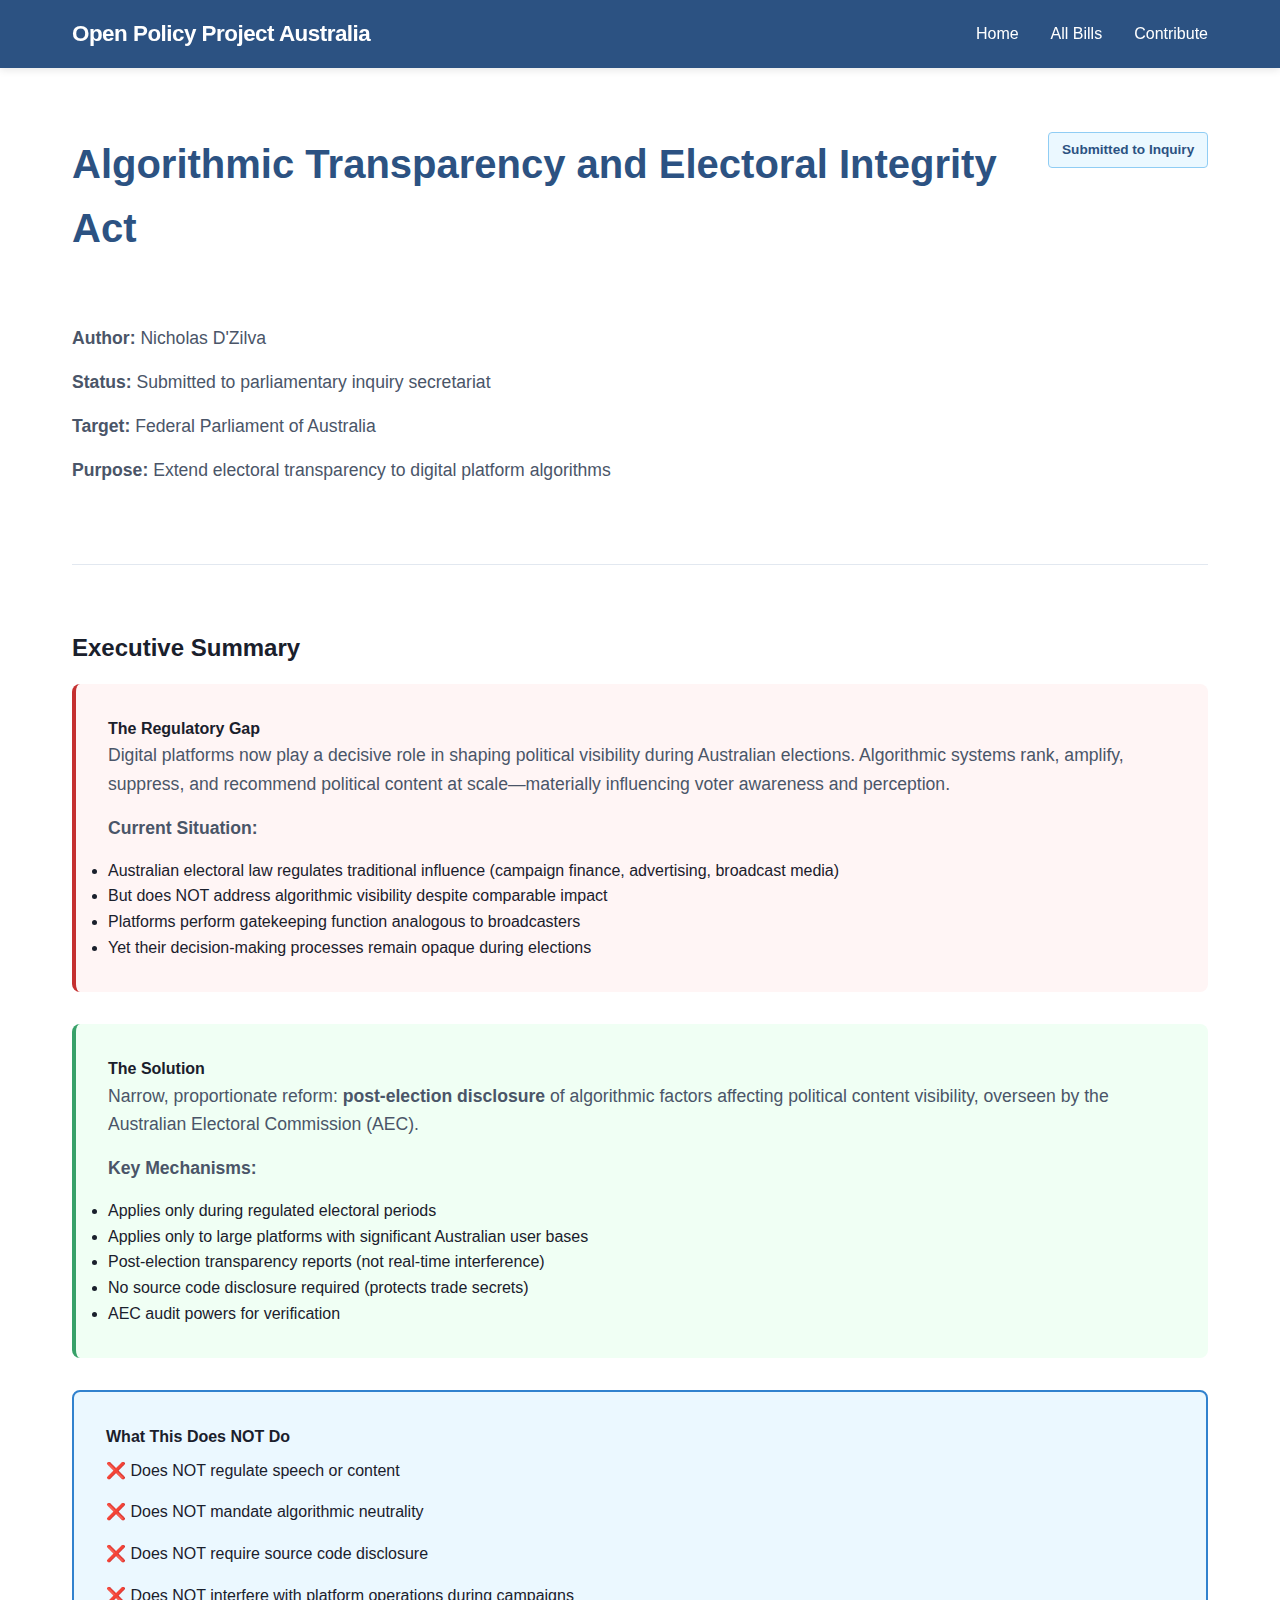
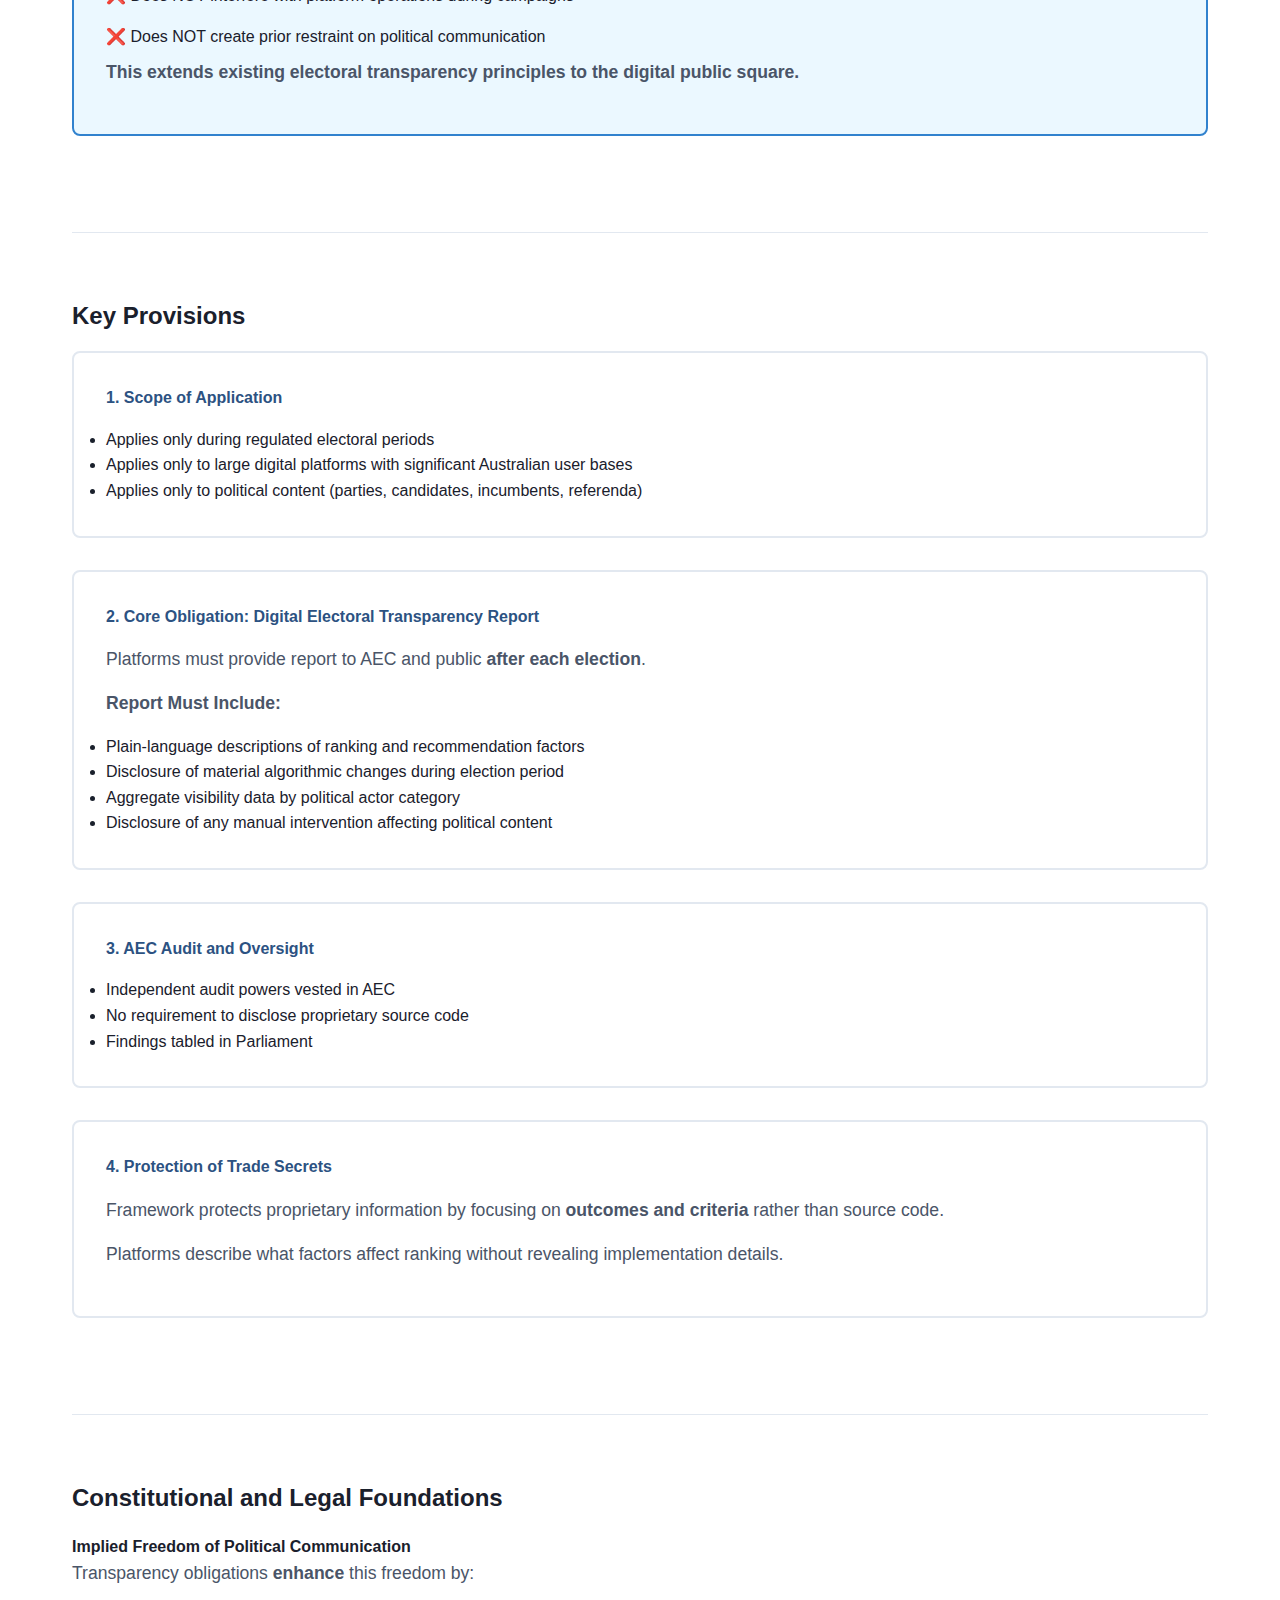
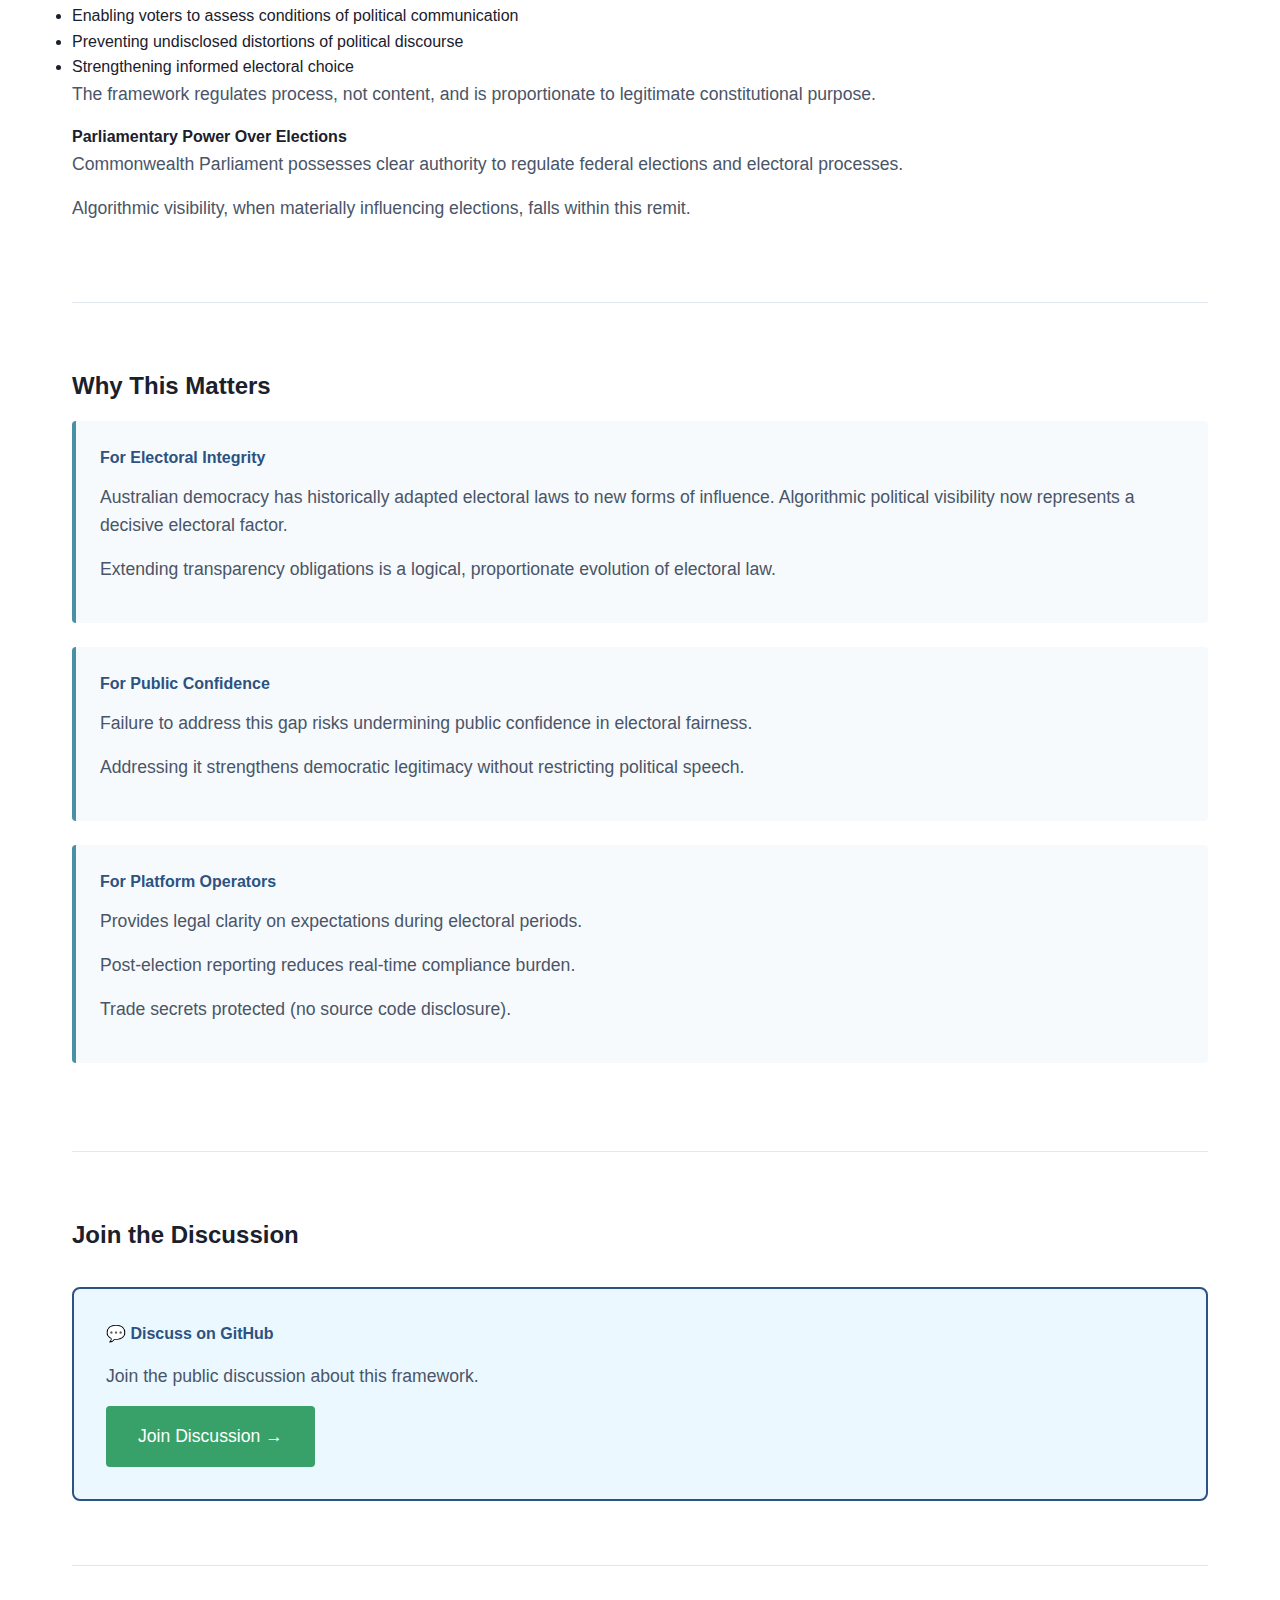
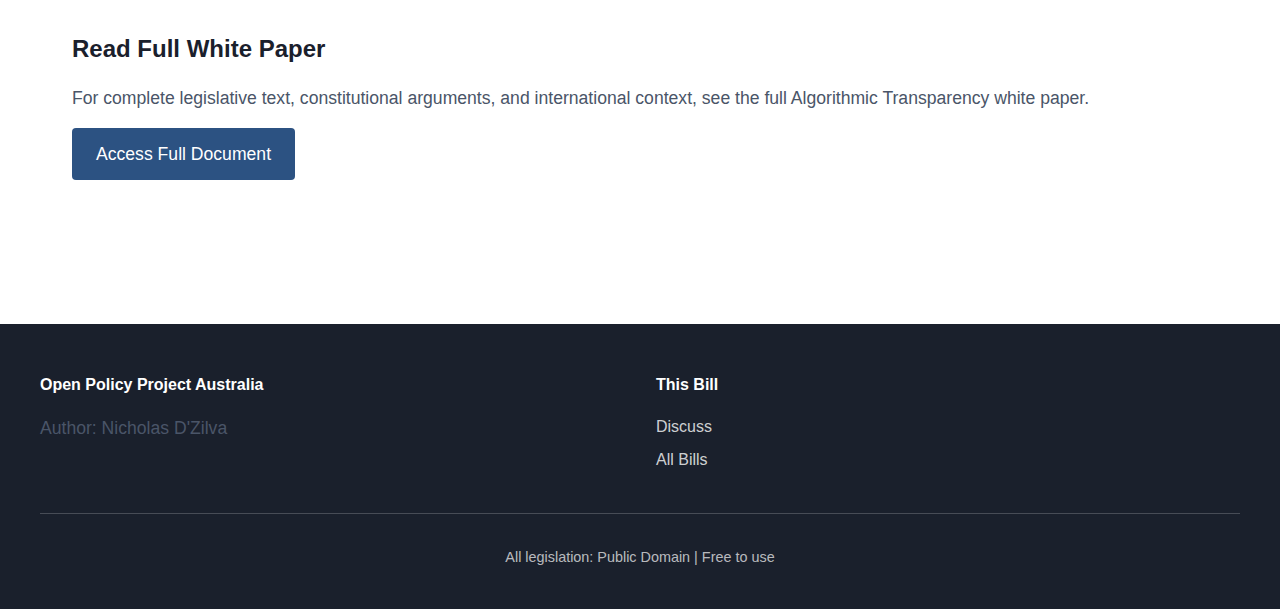
<file: algorithmic-transparency.html>
<!DOCTYPE html>
<html lang="en">
<head>
    <meta charset="UTF-8">
    <meta name="viewport" content="width=device-width, initial-scale=1.0">
    <title>Algorithmic Transparency and Electoral Integrity Act - Open Policy Project Australia</title>
    <link rel="stylesheet" href="../style.css">
</head>
<body>
    <header>
        <nav>
            <div class="nav-container">
                <h1>Open Policy Project Australia</h1>
                <ul>
                    <li><a href="../index.html">Home</a></li>
                    <li><a href="../index.html#bills">All Bills</a></li>
                    <li><a href="../contribute.html">Contribute</a></li>
                </ul>
            </div>
        </nav>
    </header>

    <main>
        <section id="bill-header">
            <div class="bill-title-section">
                <h2>Algorithmic Transparency and Electoral Integrity Act</h2>
                <span class="bill-status submitted">Submitted to Inquiry</span>
            </div>
            
            <div class="bill-meta">
                <p><strong>Author:</strong> Nicholas D'Zilva</p>
                <p><strong>Status:</strong> Submitted to parliamentary inquiry secretariat</p>
                <p><strong>Target:</strong> Federal Parliament of Australia</p>
                <p><strong>Purpose:</strong> Extend electoral transparency to digital platform algorithms</p>
            </div>
        </section>

        <section id="summary">
            <h3>Executive Summary</h3>
            
            <div class="problem-box">
                <h4>The Regulatory Gap</h4>
                <p>Digital platforms now play a decisive role in shaping political visibility during Australian elections. Algorithmic systems rank, amplify, suppress, and recommend political content at scale—materially influencing voter awareness and perception.</p>
                
                <p><strong>Current Situation:</strong></p>
                <ul>
                    <li>Australian electoral law regulates traditional influence (campaign finance, advertising, broadcast media)</li>
                    <li>But does NOT address algorithmic visibility despite comparable impact</li>
                    <li>Platforms perform gatekeeping function analogous to broadcasters</li>
                    <li>Yet their decision-making processes remain opaque during elections</li>
                </ul>
            </div>

            <div class="solution-box">
                <h4>The Solution</h4>
                <p>Narrow, proportionate reform: <strong>post-election disclosure</strong> of algorithmic factors affecting political content visibility, overseen by the Australian Electoral Commission (AEC).</p>
                
                <p><strong>Key Mechanisms:</strong></p>
                <ul>
                    <li>Applies only during regulated electoral periods</li>
                    <li>Applies only to large platforms with significant Australian user bases</li>
                    <li>Post-election transparency reports (not real-time interference)</li>
                    <li>No source code disclosure required (protects trade secrets)</li>
                    <li>AEC audit powers for verification</li>
                </ul>
            </div>

            <div class="approach-note">
                <h4>What This Does NOT Do</h4>
                <ul class="avoids-list">
                    <li>❌ Does NOT regulate speech or content</li>
                    <li>❌ Does NOT mandate algorithmic neutrality</li>
                    <li>❌ Does NOT require source code disclosure</li>
                    <li>❌ Does NOT interfere with platform operations during campaigns</li>
                    <li>❌ Does NOT create prior restraint on political communication</li>
                </ul>
                <p><strong>This extends existing electoral transparency principles to the digital public square.</strong></p>
            </div>
        </section>

        <section id="key-provisions">
            <h3>Key Provisions</h3>

            <div class="provision-card">
                <h4>1. Scope of Application</h4>
                <ul>
                    <li>Applies only during regulated electoral periods</li>
                    <li>Applies only to large digital platforms with significant Australian user bases</li>
                    <li>Applies only to political content (parties, candidates, incumbents, referenda)</li>
                </ul>
            </div>

            <div class="provision-card">
                <h4>2. Core Obligation: Digital Electoral Transparency Report</h4>
                <p>Platforms must provide report to AEC and public <strong>after each election</strong>.</p>
                
                <p><strong>Report Must Include:</strong></p>
                <ul>
                    <li>Plain-language descriptions of ranking and recommendation factors</li>
                    <li>Disclosure of material algorithmic changes during election period</li>
                    <li>Aggregate visibility data by political actor category</li>
                    <li>Disclosure of any manual intervention affecting political content</li>
                </ul>
            </div>

            <div class="provision-card">
                <h4>3. AEC Audit and Oversight</h4>
                <ul>
                    <li>Independent audit powers vested in AEC</li>
                    <li>No requirement to disclose proprietary source code</li>
                    <li>Findings tabled in Parliament</li>
                </ul>
            </div>

            <div class="provision-card">
                <h4>4. Protection of Trade Secrets</h4>
                <p>Framework protects proprietary information by focusing on <strong>outcomes and criteria</strong> rather than source code.</p>
                <p>Platforms describe what factors affect ranking without revealing implementation details.</p>
            </div>
        </section>

        <section id="constitutional">
            <h3>Constitutional and Legal Foundations</h3>
            
            <div class="constitutional-points">
                <div class="point-card">
                    <h4>Implied Freedom of Political Communication</h4>
                    <p>Transparency obligations <strong>enhance</strong> this freedom by:</p>
                    <ul>
                        <li>Enabling voters to assess conditions of political communication</li>
                        <li>Preventing undisclosed distortions of political discourse</li>
                        <li>Strengthening informed electoral choice</li>
                    </ul>
                    <p>The framework regulates process, not content, and is proportionate to legitimate constitutional purpose.</p>
                </div>
                
                <div class="point-card">
                    <h4>Parliamentary Power Over Elections</h4>
                    <p>Commonwealth Parliament possesses clear authority to regulate federal elections and electoral processes.</p>
                    <p>Algorithmic visibility, when materially influencing elections, falls within this remit.</p>
                </div>
            </div>
        </section>

        <section id="rationale">
            <h3>Why This Matters</h3>
            
            <div class="impact-box">
                <h4>For Electoral Integrity</h4>
                <p>Australian democracy has historically adapted electoral laws to new forms of influence. Algorithmic political visibility now represents a decisive electoral factor.</p>
                <p>Extending transparency obligations is a logical, proportionate evolution of electoral law.</p>
            </div>

            <div class="impact-box">
                <h4>For Public Confidence</h4>
                <p>Failure to address this gap risks undermining public confidence in electoral fairness.</p>
                <p>Addressing it strengthens democratic legitimacy without restricting political speech.</p>
            </div>

            <div class="impact-box">
                <h4>For Platform Operators</h4>
                <p>Provides legal clarity on expectations during electoral periods.</p>
                <p>Post-election reporting reduces real-time compliance burden.</p>
                <p>Trade secrets protected (no source code disclosure).</p>
            </div>
        </section>

        <section id="discuss">
            <h3>Join the Discussion</h3>
            
            <div class="contribution-methods">
                <div class="method-card primary">
                    <h4>💬 Discuss on GitHub</h4>
                    <p>Join the public discussion about this framework.</p>
                    <a href="https://github.com/constituencyinversion/Open-Policy-Project-Australia-/discussions" class="btn large primary">Join Discussion →</a>
                </div>
            </div>
        </section>

        <section id="full-text">
            <h3>Read Full White Paper</h3>
            <p>For complete legislative text, constitutional arguments, and international context, see the full Algorithmic Transparency white paper.</p>
            <p><a href="https://github.com/constituencyinversion/Open-Policy-Project-Australia-/discussions" class="btn">Access Full Document</a></p>
        </section>
    </main>

    <footer>
        <div class="footer-content">
            <div class="footer-section">
                <h4>Open Policy Project Australia</h4>
                <p>Author: Nicholas D'Zilva</p>
            </div>
            <div class="footer-section">
                <h4>This Bill</h4>
                <ul>
                    <li><a href="https://github.com/constituencyinversion/Open-Policy-Project-Australia-/discussions">Discuss</a></li>
                    <li><a href="../index.html#bills">All Bills</a></li>
                </ul>
            </div>
        </div>
        <div class="footer-bottom">
            <p>All legislation: Public Domain | Free to use</p>
        </div>
    </footer>
</body>
</html>
</file>
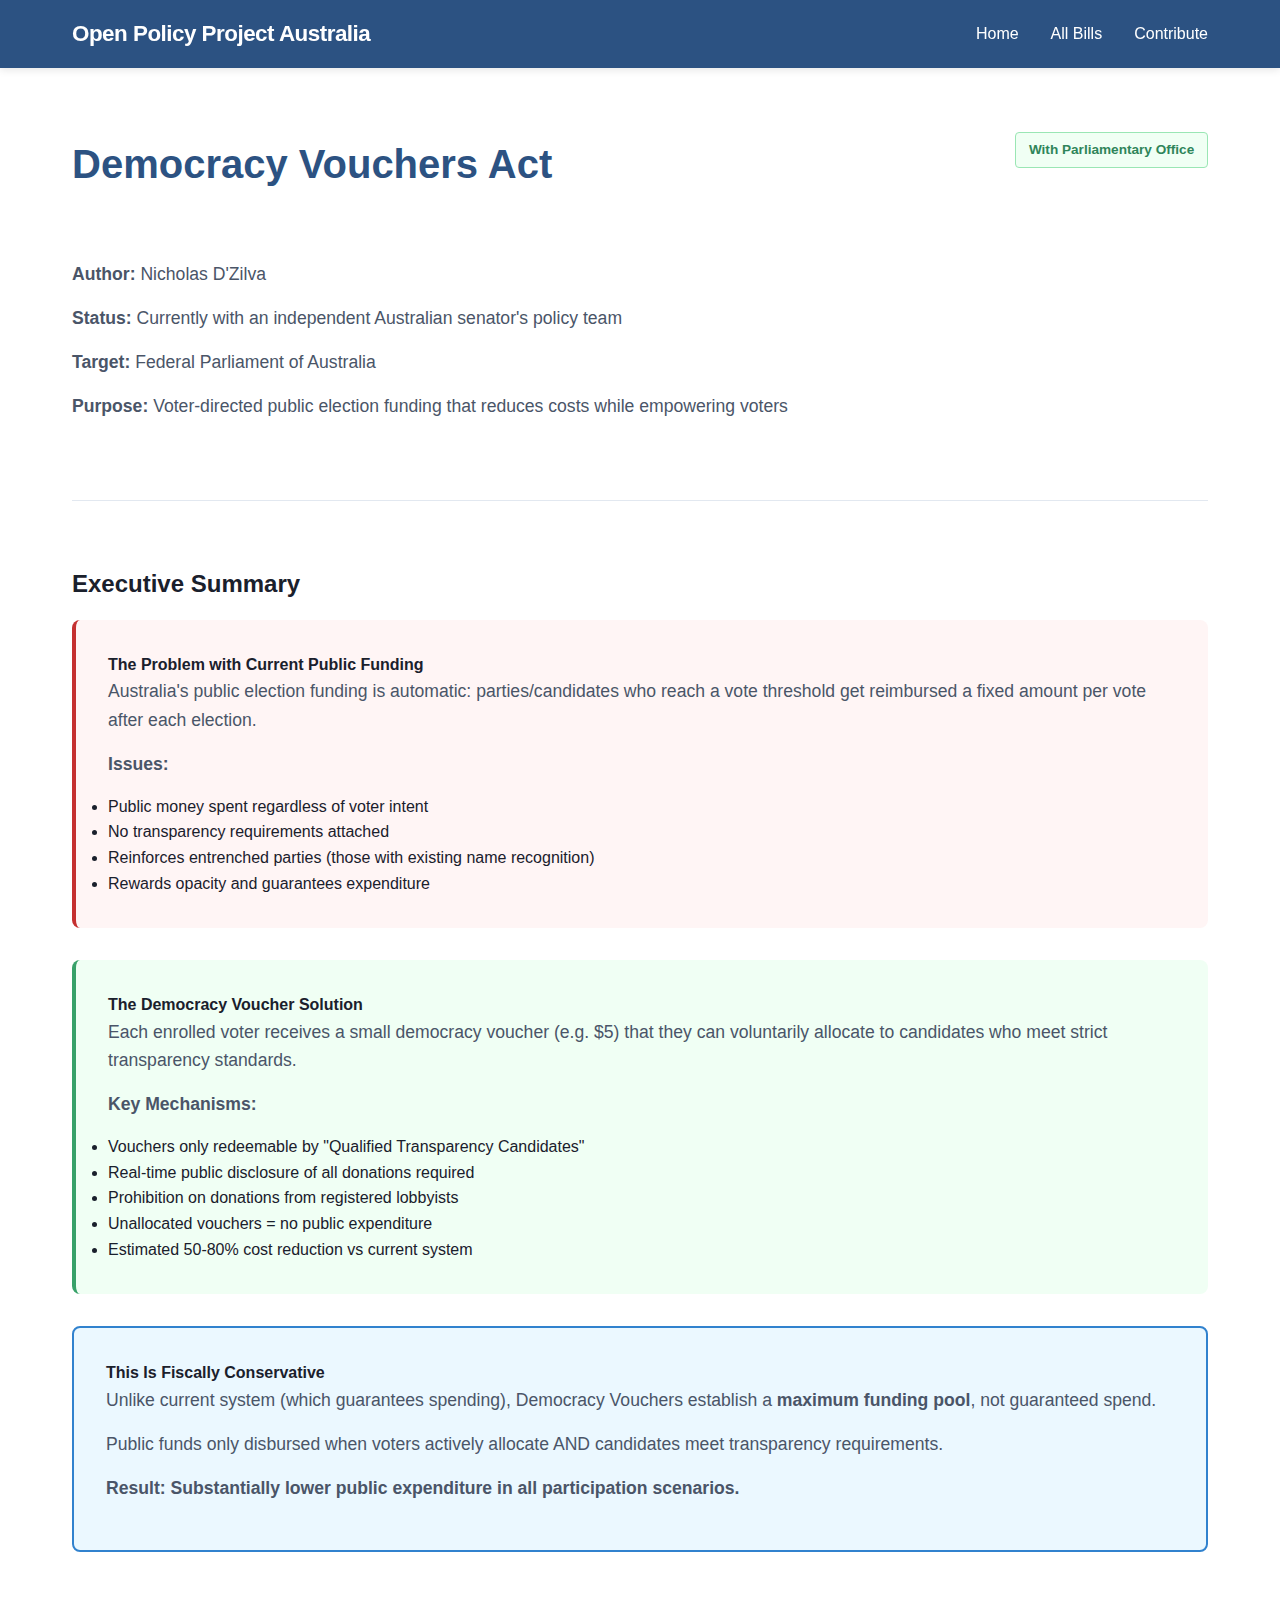
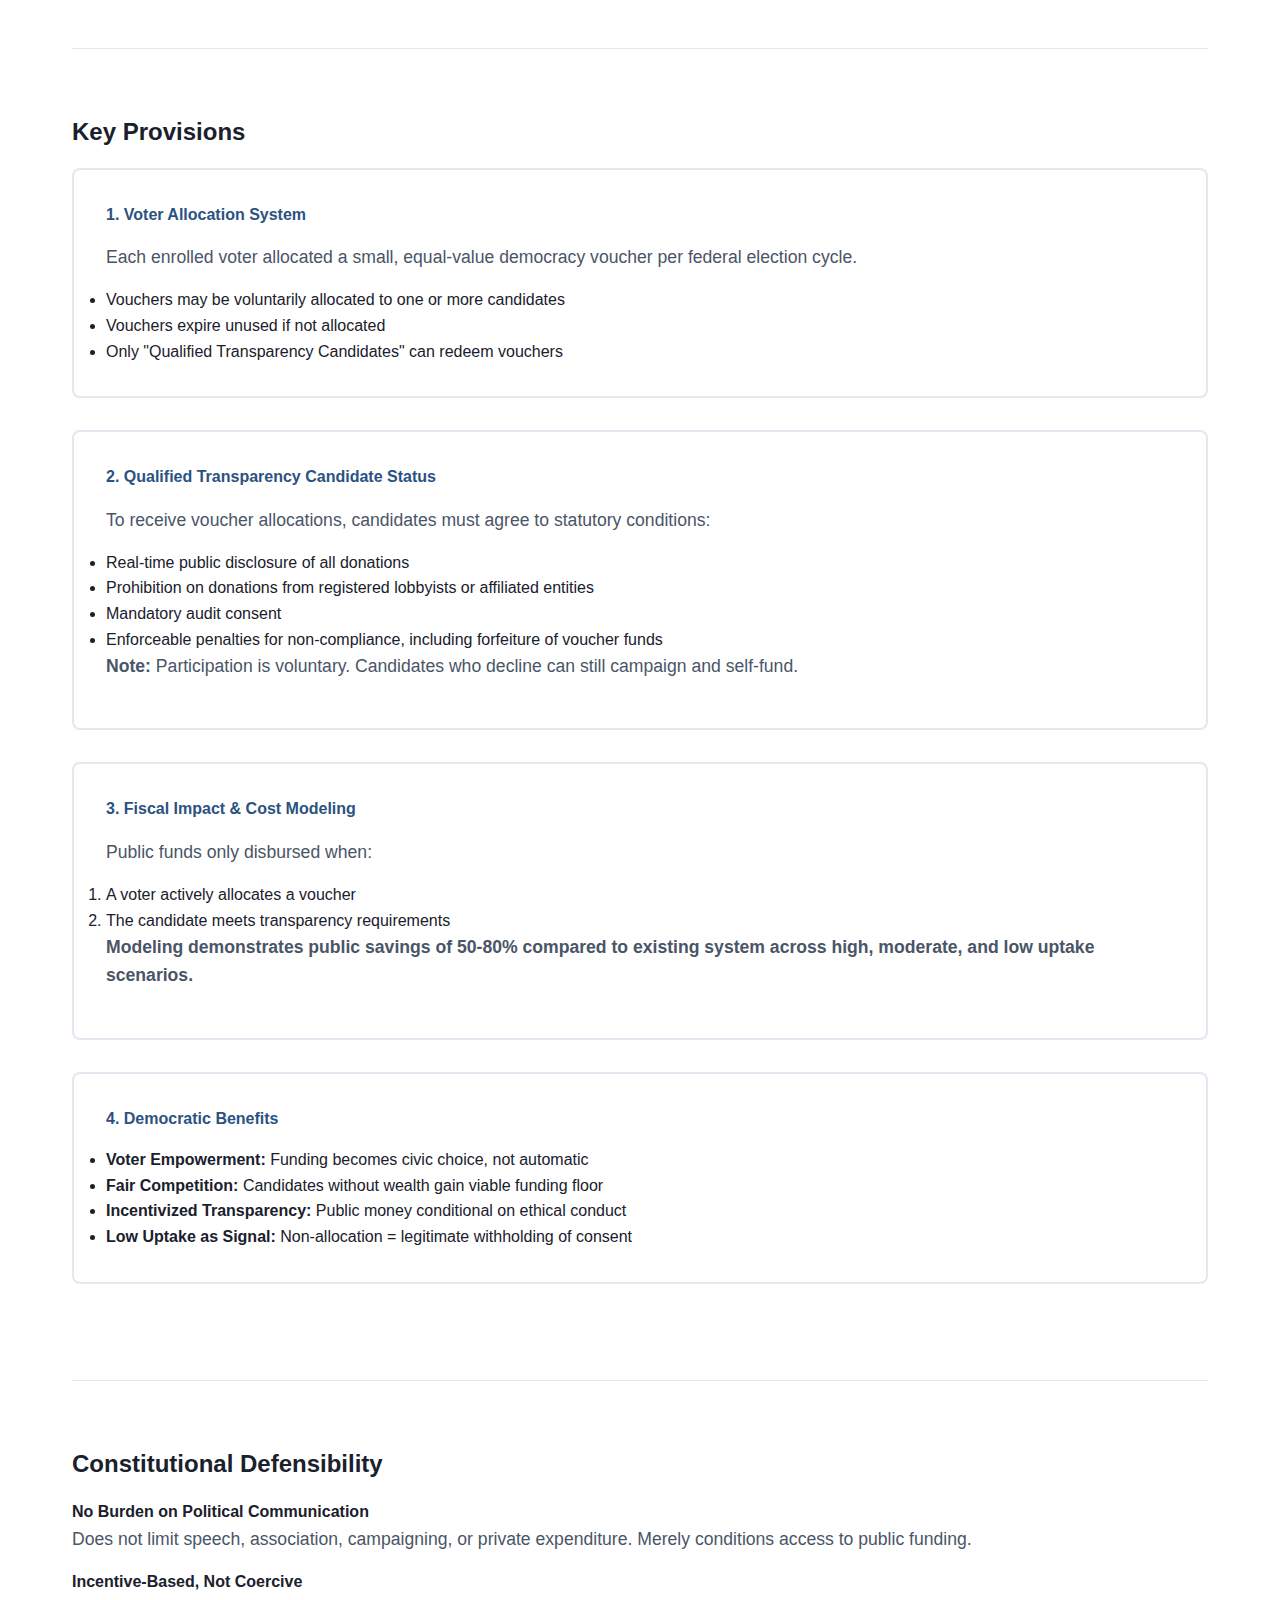
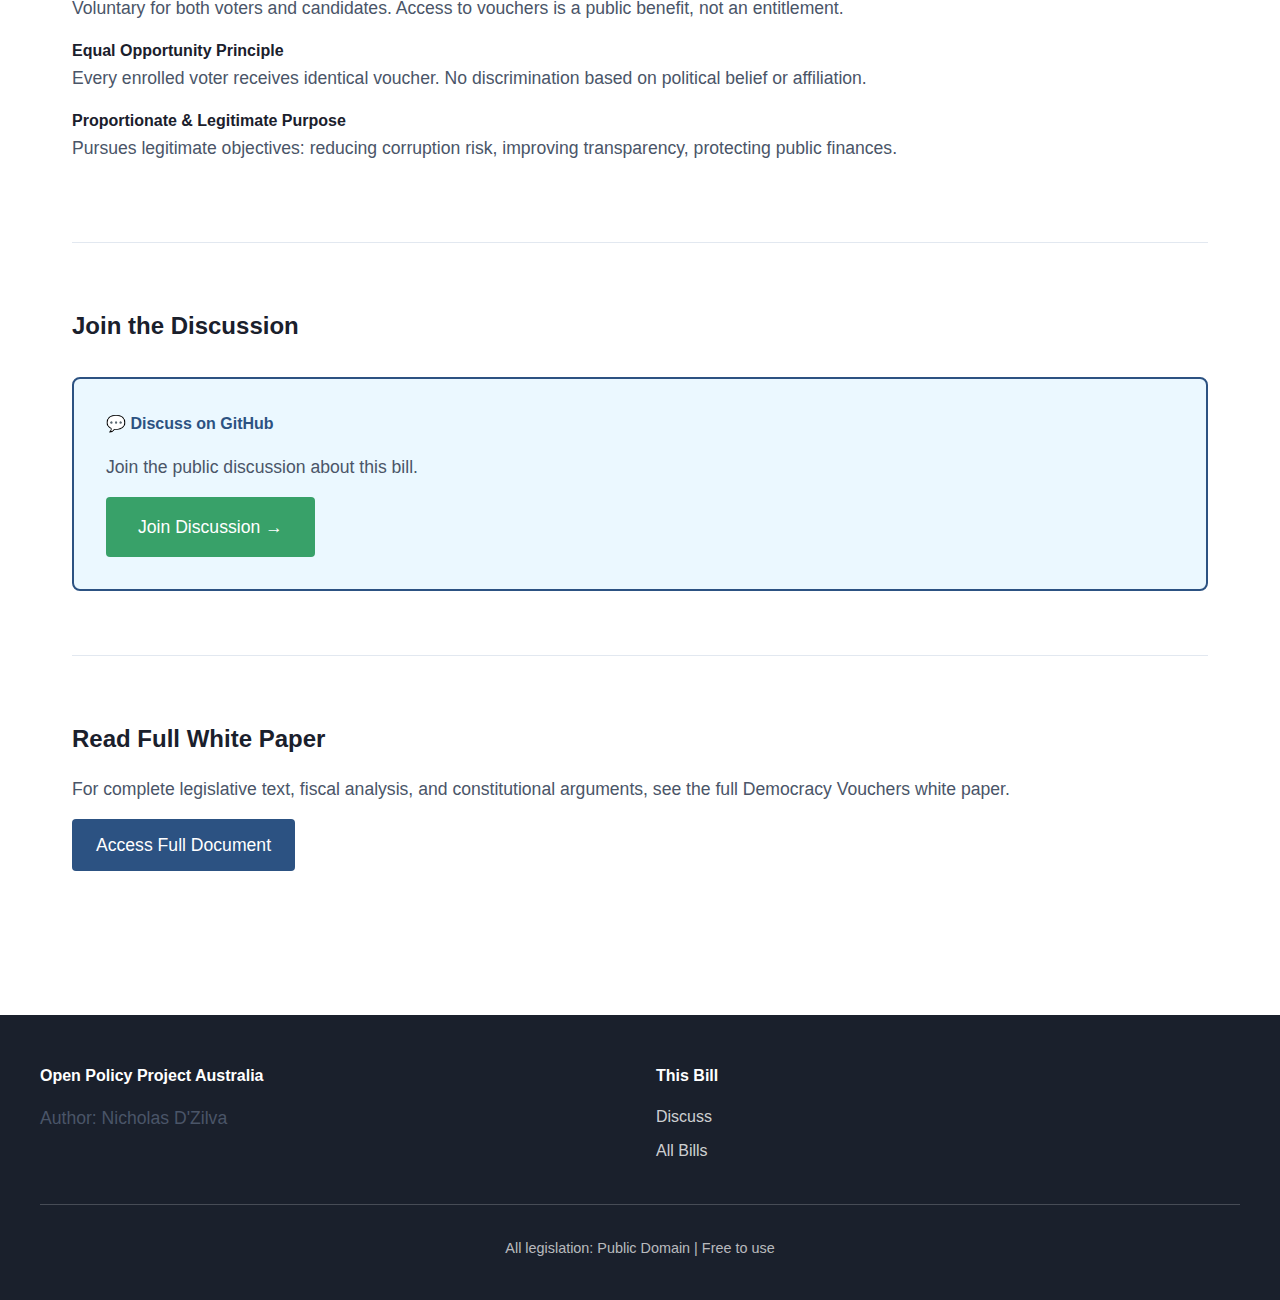
<file: democracy-vouchers.html>
<!DOCTYPE html>
<html lang="en">
<head>
    <meta charset="UTF-8">
    <meta name="viewport" content="width=device-width, initial-scale=1.0">
    <title>Democracy Vouchers Act - Open Policy Project Australia</title>
    <link rel="stylesheet" href="../style.css">
</head>
<body>
    <header>
        <nav>
            <div class="nav-container">
                <h1>Open Policy Project Australia</h1>
                <ul>
                    <li><a href="../index.html">Home</a></li>
                    <li><a href="../index.html#bills">All Bills</a></li>
                    <li><a href="../contribute.html">Contribute</a></li>
                </ul>
            </div>
        </nav>
    </header>

    <main>
        <section id="bill-header">
            <div class="bill-title-section">
                <h2>Democracy Vouchers Act</h2>
                <span class="bill-status with-politician">With Parliamentary Office</span>
            </div>
            
            <div class="bill-meta">
                <p><strong>Author:</strong> Nicholas D'Zilva</p>
                <p><strong>Status:</strong> Currently with an independent Australian senator's policy team</p>
                <p><strong>Target:</strong> Federal Parliament of Australia</p>
                <p><strong>Purpose:</strong> Voter-directed public election funding that reduces costs while empowering voters</p>
            </div>
        </section>

        <section id="summary">
            <h3>Executive Summary</h3>
            
            <div class="problem-box">
                <h4>The Problem with Current Public Funding</h4>
                <p>Australia's public election funding is automatic: parties/candidates who reach a vote threshold get reimbursed a fixed amount per vote after each election.</p>
                
                <p><strong>Issues:</strong></p>
                <ul>
                    <li>Public money spent regardless of voter intent</li>
                    <li>No transparency requirements attached</li>
                    <li>Reinforces entrenched parties (those with existing name recognition)</li>
                    <li>Rewards opacity and guarantees expenditure</li>
                </ul>
            </div>

            <div class="solution-box">
                <h4>The Democracy Voucher Solution</h4>
                <p>Each enrolled voter receives a small democracy voucher (e.g. $5) that they can voluntarily allocate to candidates who meet strict transparency standards.</p>
                
                <p><strong>Key Mechanisms:</strong></p>
                <ul>
                    <li>Vouchers only redeemable by "Qualified Transparency Candidates"</li>
                    <li>Real-time public disclosure of all donations required</li>
                    <li>Prohibition on donations from registered lobbyists</li>
                    <li>Unallocated vouchers = no public expenditure</li>
                    <li>Estimated 50-80% cost reduction vs current system</li>
                </ul>
            </div>

            <div class="approach-note">
                <h4>This Is Fiscally Conservative</h4>
                <p>Unlike current system (which guarantees spending), Democracy Vouchers establish a <strong>maximum funding pool</strong>, not guaranteed spend.</p>
                <p>Public funds only disbursed when voters actively allocate AND candidates meet transparency requirements.</p>
                <p><strong>Result: Substantially lower public expenditure in all participation scenarios.</strong></p>
            </div>
        </section>

        <section id="key-provisions">
            <h3>Key Provisions</h3>

            <div class="provision-card">
                <h4>1. Voter Allocation System</h4>
                <p>Each enrolled voter allocated a small, equal-value democracy voucher per federal election cycle.</p>
                <ul>
                    <li>Vouchers may be voluntarily allocated to one or more candidates</li>
                    <li>Vouchers expire unused if not allocated</li>
                    <li>Only "Qualified Transparency Candidates" can redeem vouchers</li>
                </ul>
            </div>

            <div class="provision-card">
                <h4>2. Qualified Transparency Candidate Status</h4>
                <p>To receive voucher allocations, candidates must agree to statutory conditions:</p>
                <ul>
                    <li>Real-time public disclosure of all donations</li>
                    <li>Prohibition on donations from registered lobbyists or affiliated entities</li>
                    <li>Mandatory audit consent</li>
                    <li>Enforceable penalties for non-compliance, including forfeiture of voucher funds</li>
                </ul>
                <p><strong>Note:</strong> Participation is voluntary. Candidates who decline can still campaign and self-fund.</p>
            </div>

            <div class="provision-card">
                <h4>3. Fiscal Impact & Cost Modeling</h4>
                <p>Public funds only disbursed when:</p>
                <ol>
                    <li>A voter actively allocates a voucher</li>
                    <li>The candidate meets transparency requirements</li>
                </ol>
                <p><strong>Modeling demonstrates public savings of 50-80% compared to existing system across high, moderate, and low uptake scenarios.</strong></p>
            </div>

            <div class="provision-card">
                <h4>4. Democratic Benefits</h4>
                <ul>
                    <li><strong>Voter Empowerment:</strong> Funding becomes civic choice, not automatic</li>
                    <li><strong>Fair Competition:</strong> Candidates without wealth gain viable funding floor</li>
                    <li><strong>Incentivized Transparency:</strong> Public money conditional on ethical conduct</li>
                    <li><strong>Low Uptake as Signal:</strong> Non-allocation = legitimate withholding of consent</li>
                </ul>
            </div>
        </section>

        <section id="constitutional">
            <h3>Constitutional Defensibility</h3>
            
            <div class="constitutional-points">
                <div class="point-card">
                    <h4>No Burden on Political Communication</h4>
                    <p>Does not limit speech, association, campaigning, or private expenditure. Merely conditions access to public funding.</p>
                </div>
                
                <div class="point-card">
                    <h4>Incentive-Based, Not Coercive</h4>
                    <p>Voluntary for both voters and candidates. Access to vouchers is a public benefit, not an entitlement.</p>
                </div>
                
                <div class="point-card">
                    <h4>Equal Opportunity Principle</h4>
                    <p>Every enrolled voter receives identical voucher. No discrimination based on political belief or affiliation.</p>
                </div>
                
                <div class="point-card">
                    <h4>Proportionate & Legitimate Purpose</h4>
                    <p>Pursues legitimate objectives: reducing corruption risk, improving transparency, protecting public finances.</p>
                </div>
            </div>
        </section>

        <section id="discuss">
            <h3>Join the Discussion</h3>
            
            <div class="contribution-methods">
                <div class="method-card primary">
                    <h4>💬 Discuss on GitHub</h4>
                    <p>Join the public discussion about this bill.</p>
                    <a href="https://github.com/constituencyinversion/Open-Policy-Project-Australia-/discussions" class="btn large primary">Join Discussion →</a>
                </div>
            </div>
        </section>

        <section id="full-text">
            <h3>Read Full White Paper</h3>
            <p>For complete legislative text, fiscal analysis, and constitutional arguments, see the full Democracy Vouchers white paper.</p>
            <p><a href="https://github.com/constituencyinversion/Open-Policy-Project-Australia-/discussions" class="btn">Access Full Document</a></p>
        </section>
    </main>

    <footer>
        <div class="footer-content">
            <div class="footer-section">
                <h4>Open Policy Project Australia</h4>
                <p>Author: Nicholas D'Zilva</p>
            </div>
            <div class="footer-section">
                <h4>This Bill</h4>
                <ul>
                    <li><a href="https://github.com/constituencyinversion/Open-Policy-Project-Australia-/discussions">Discuss</a></li>
                    <li><a href="../index.html#bills">All Bills</a></li>
                </ul>
            </div>
        </div>
        <div class="footer-bottom">
            <p>All legislation: Public Domain | Free to use</p>
        </div>
    </footer>
</body>
</html>
</file>
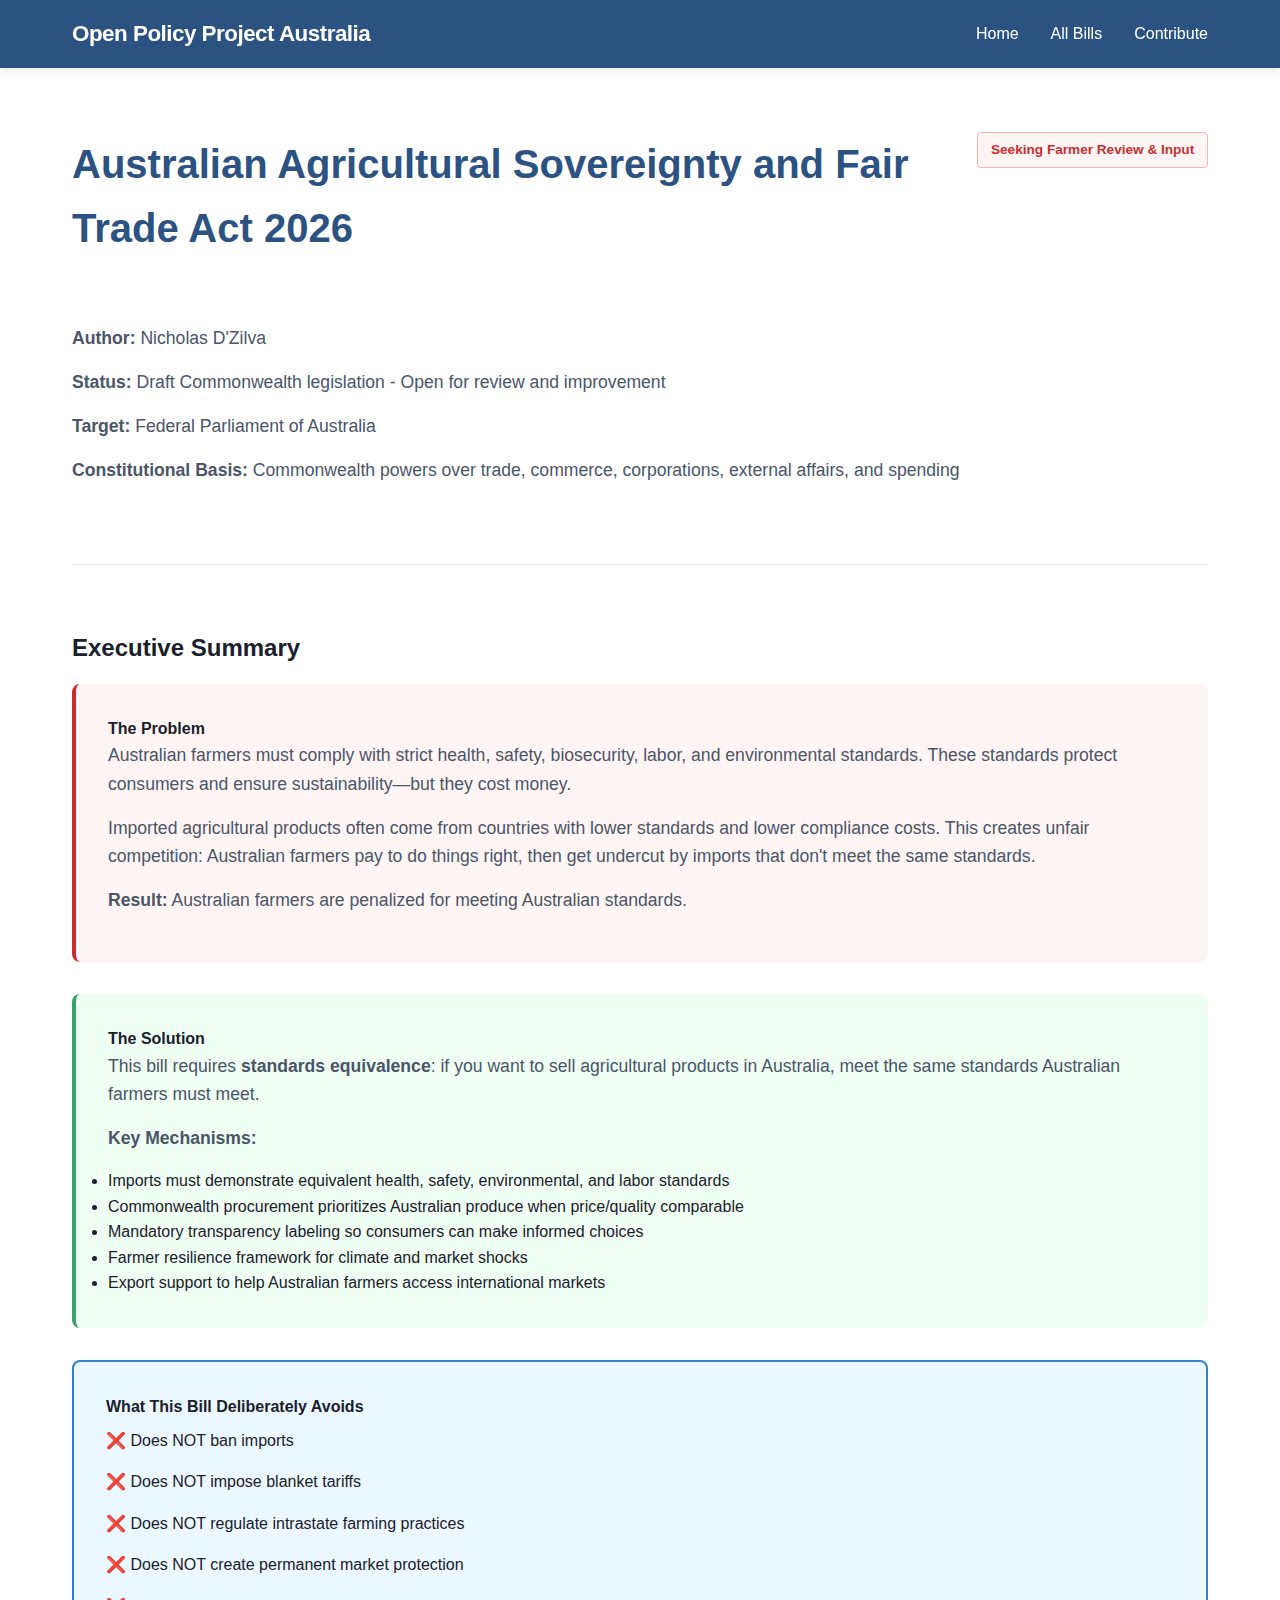
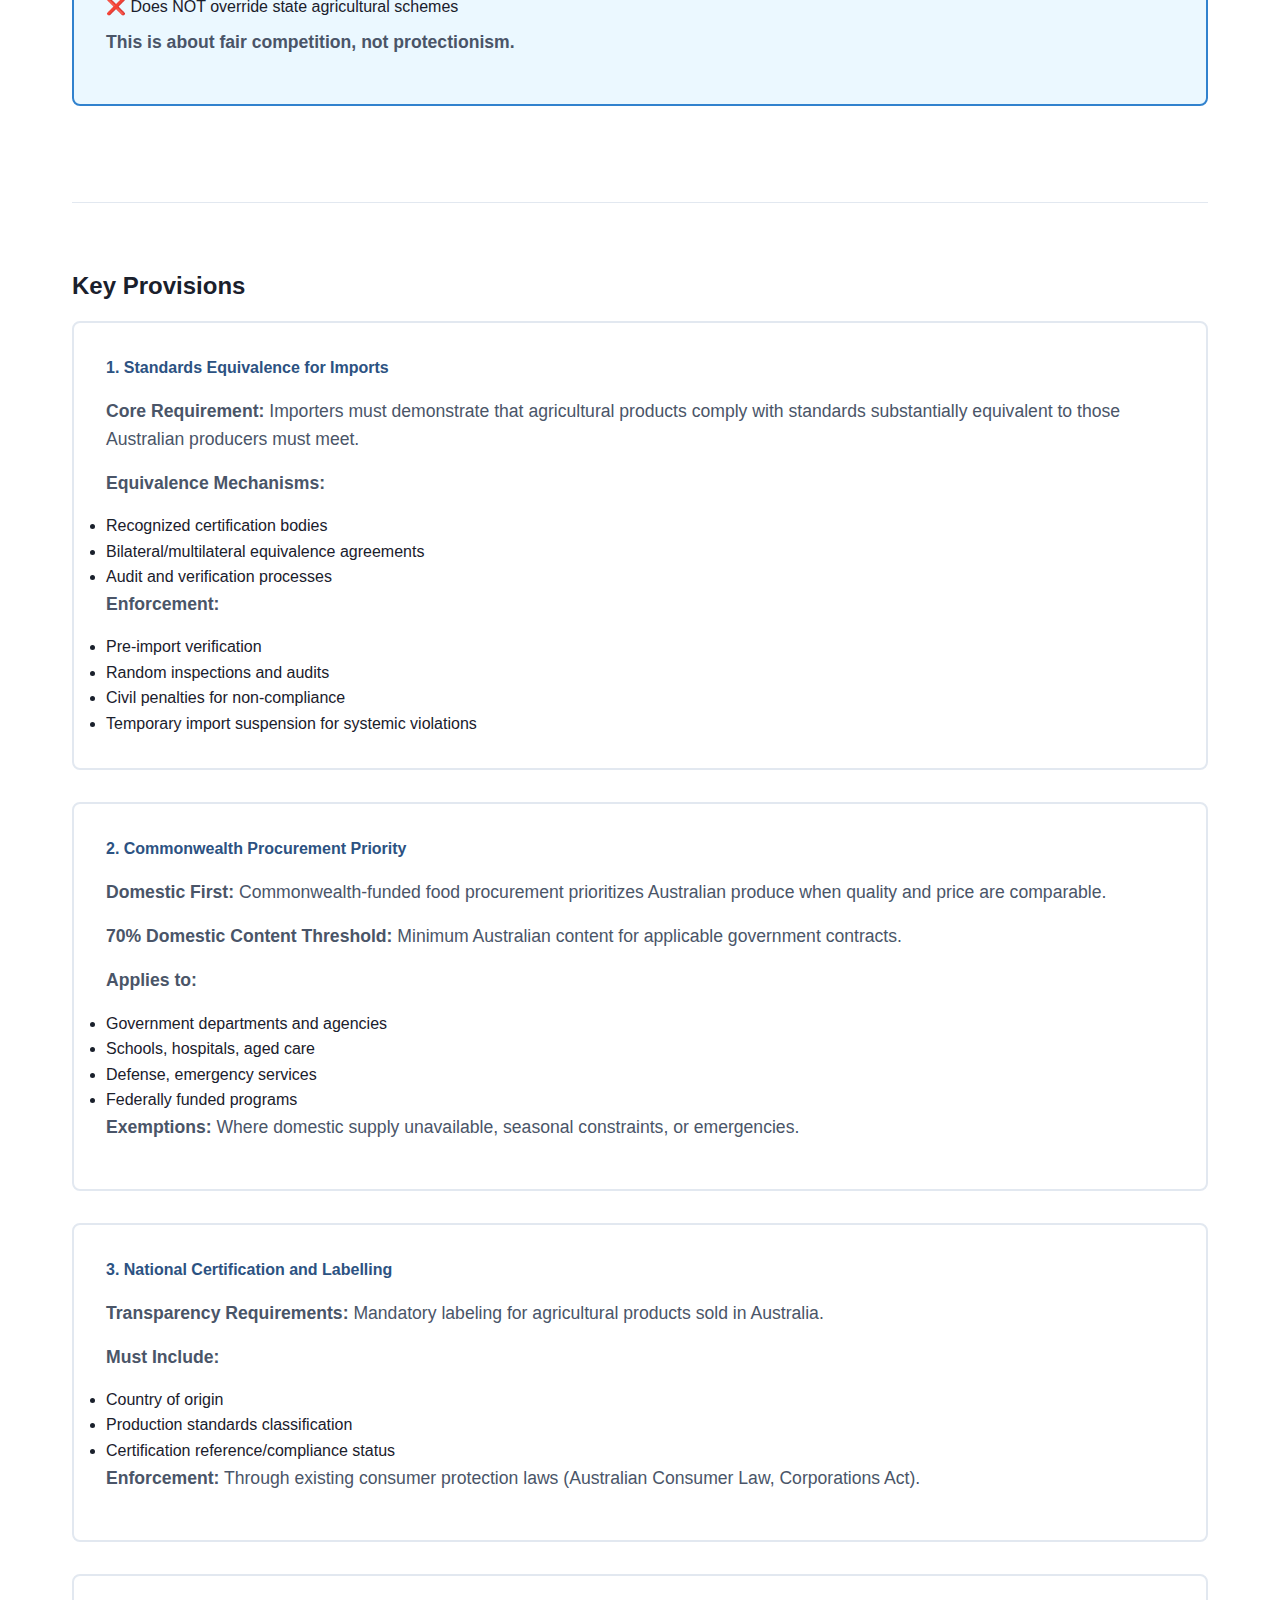
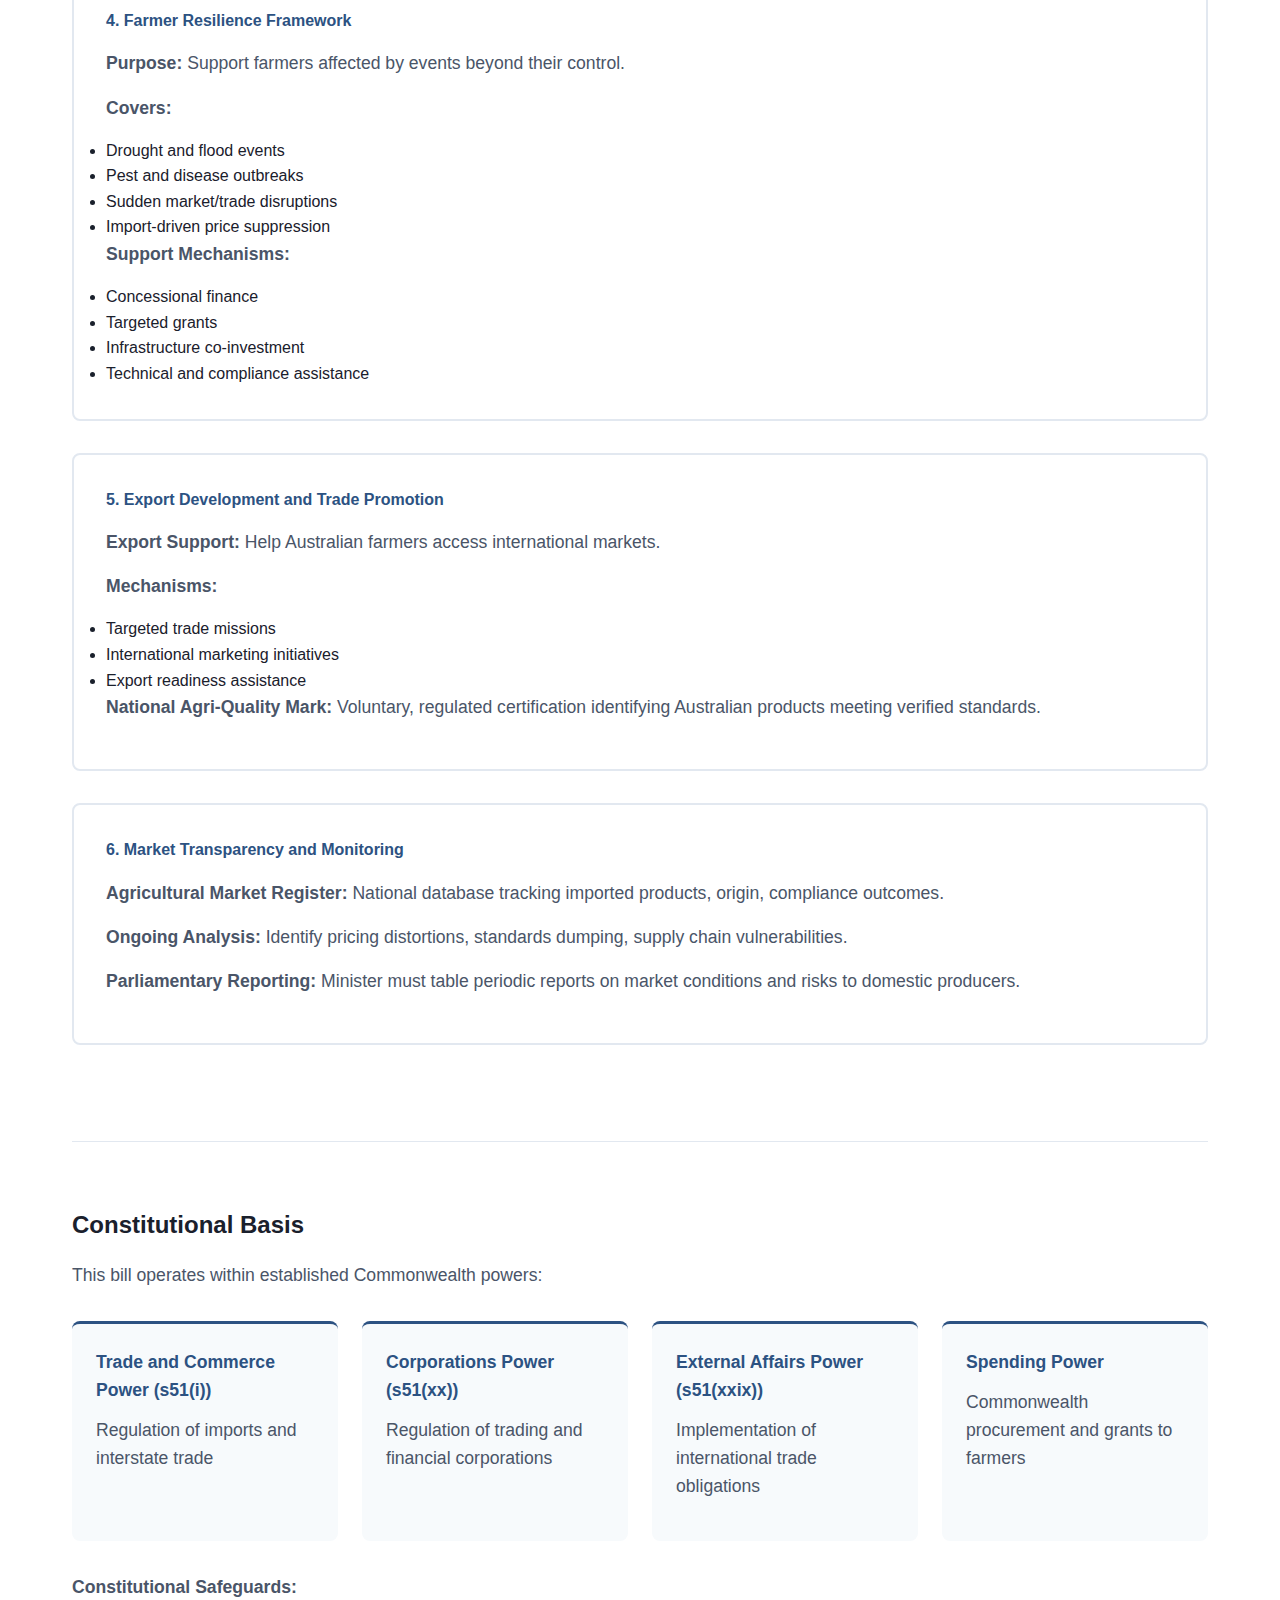
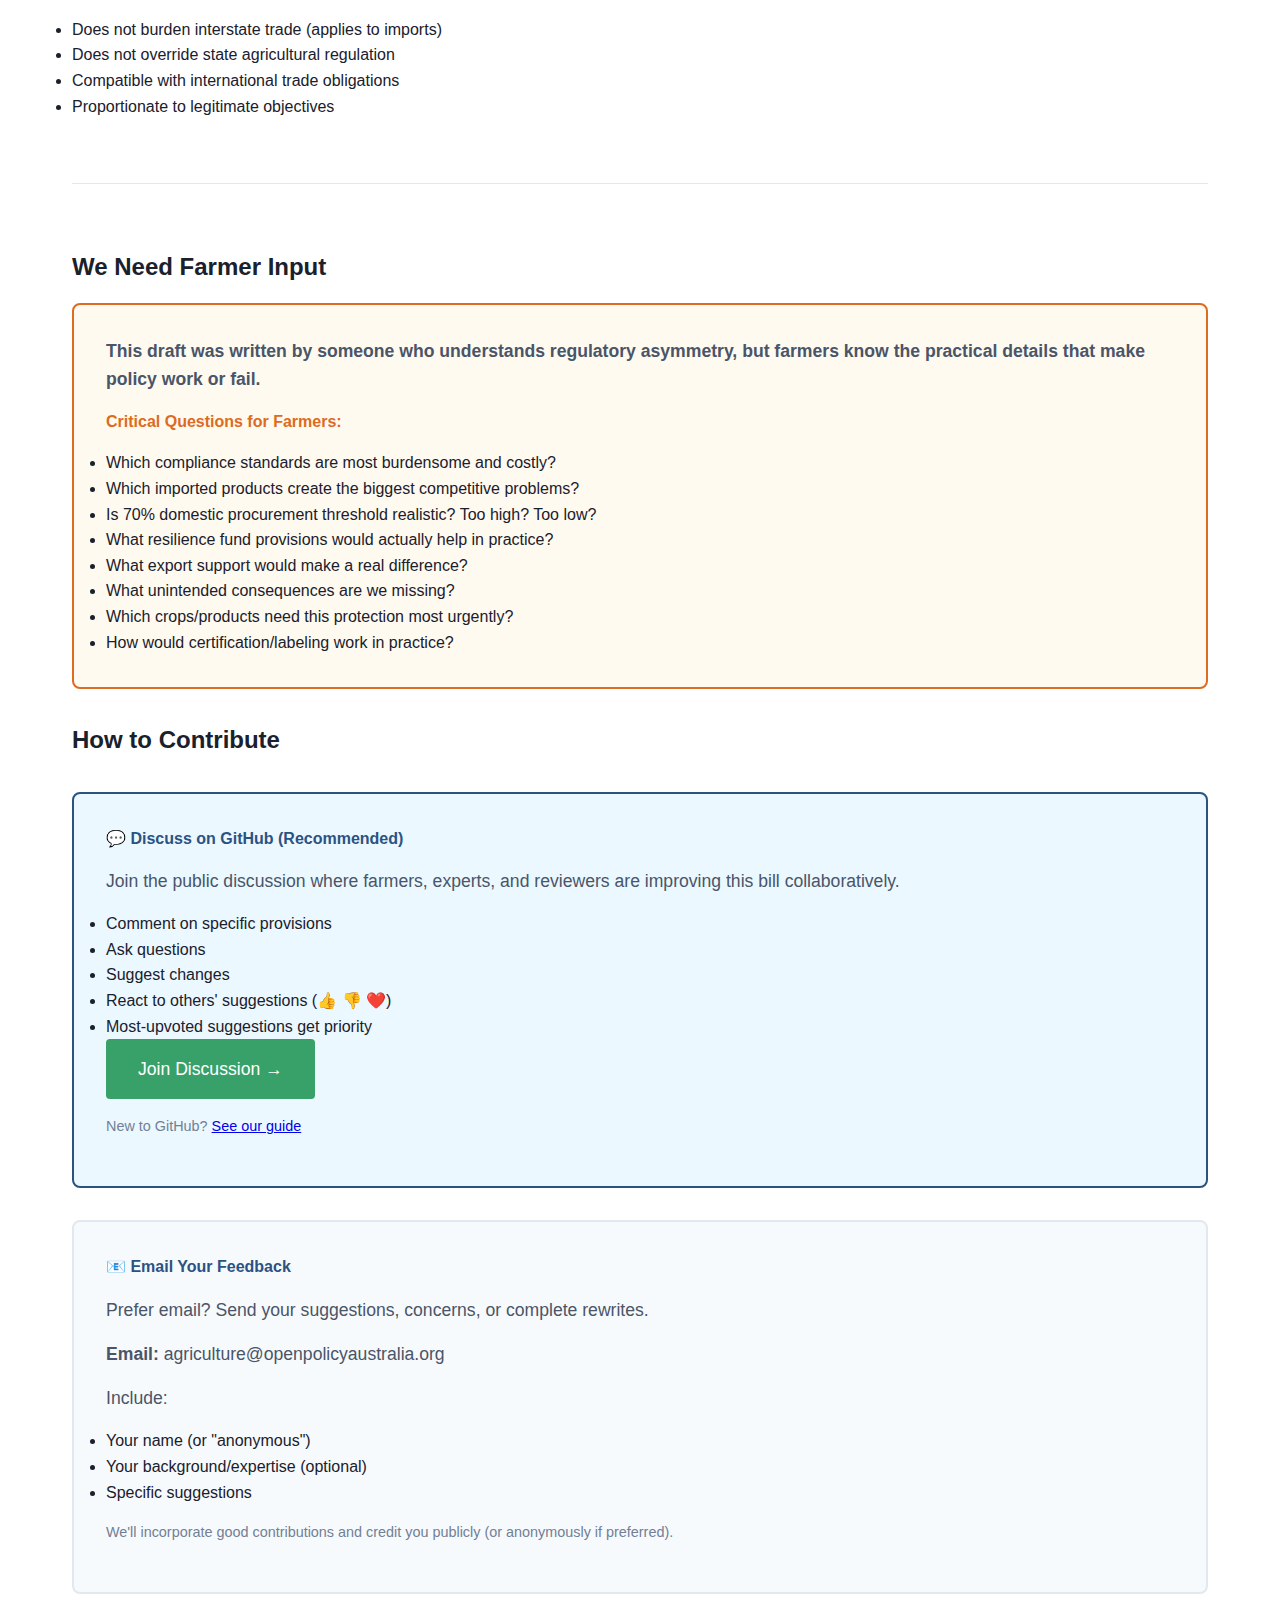
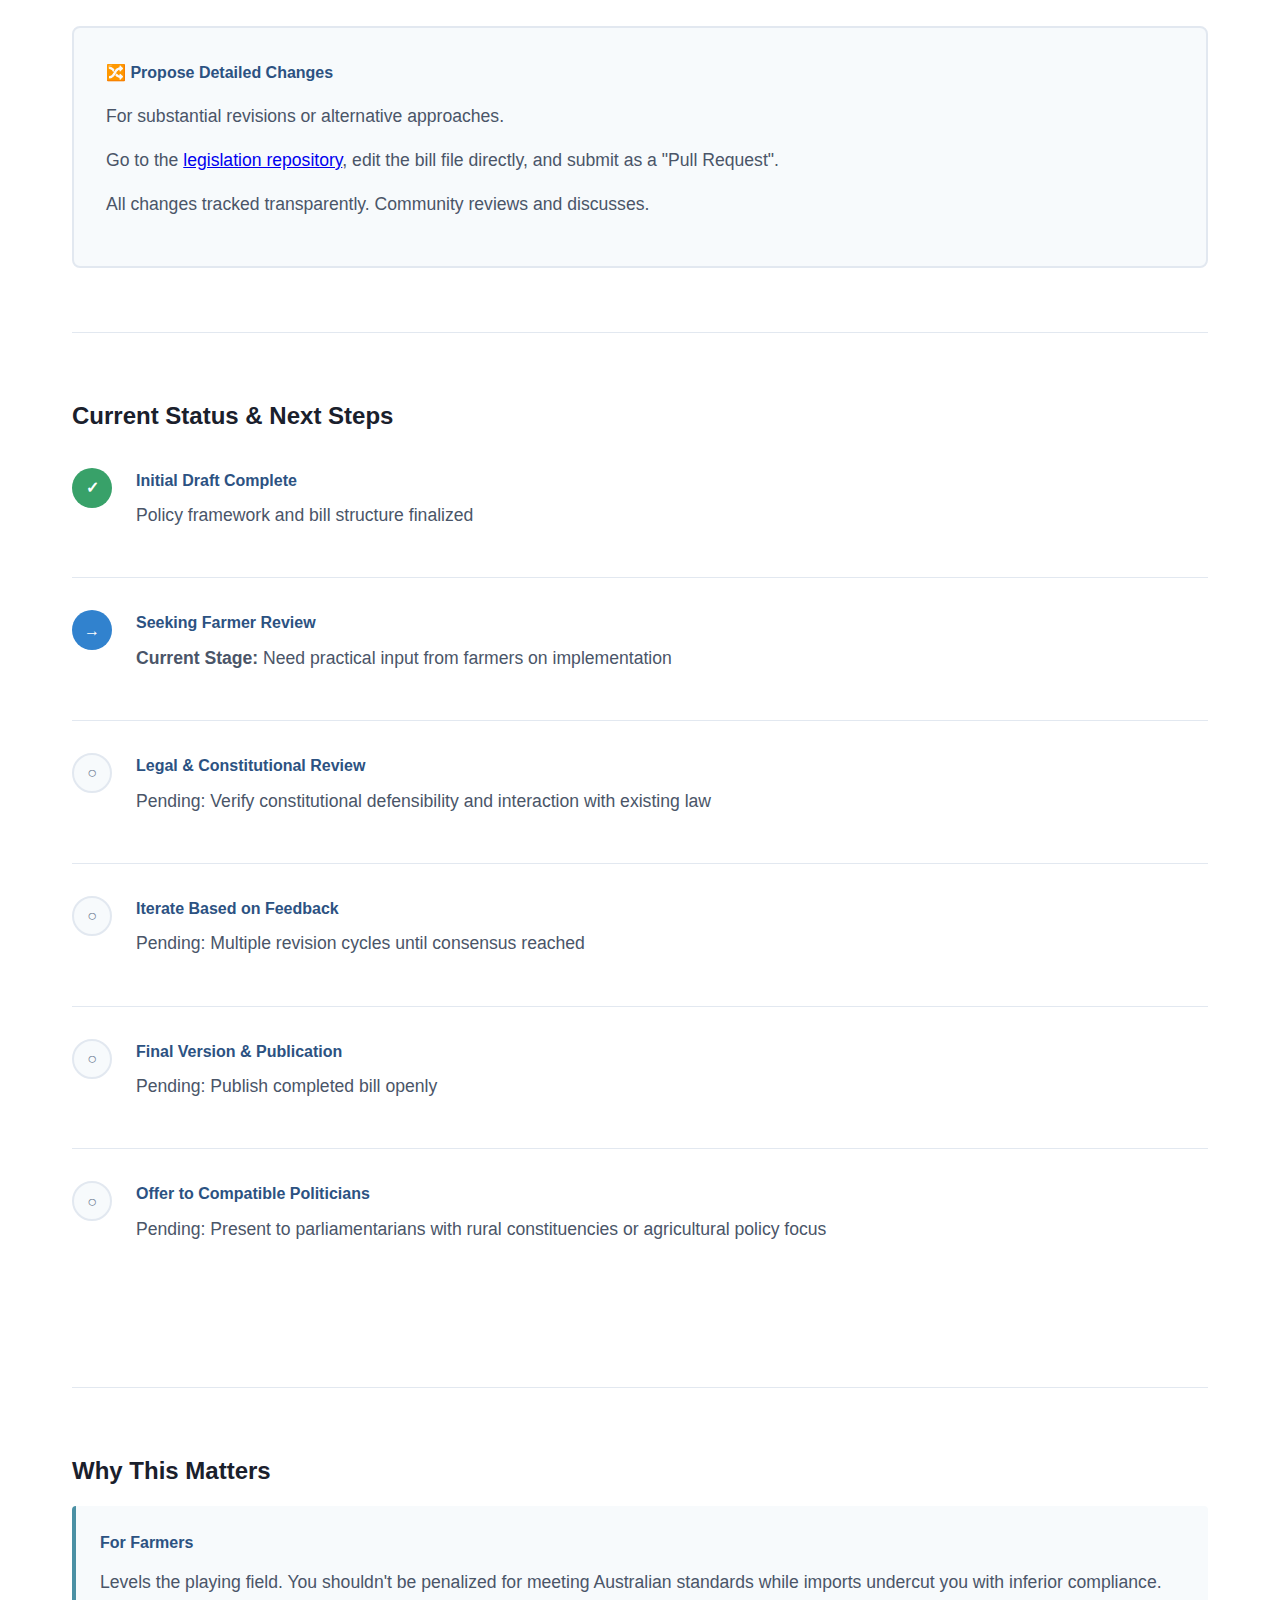
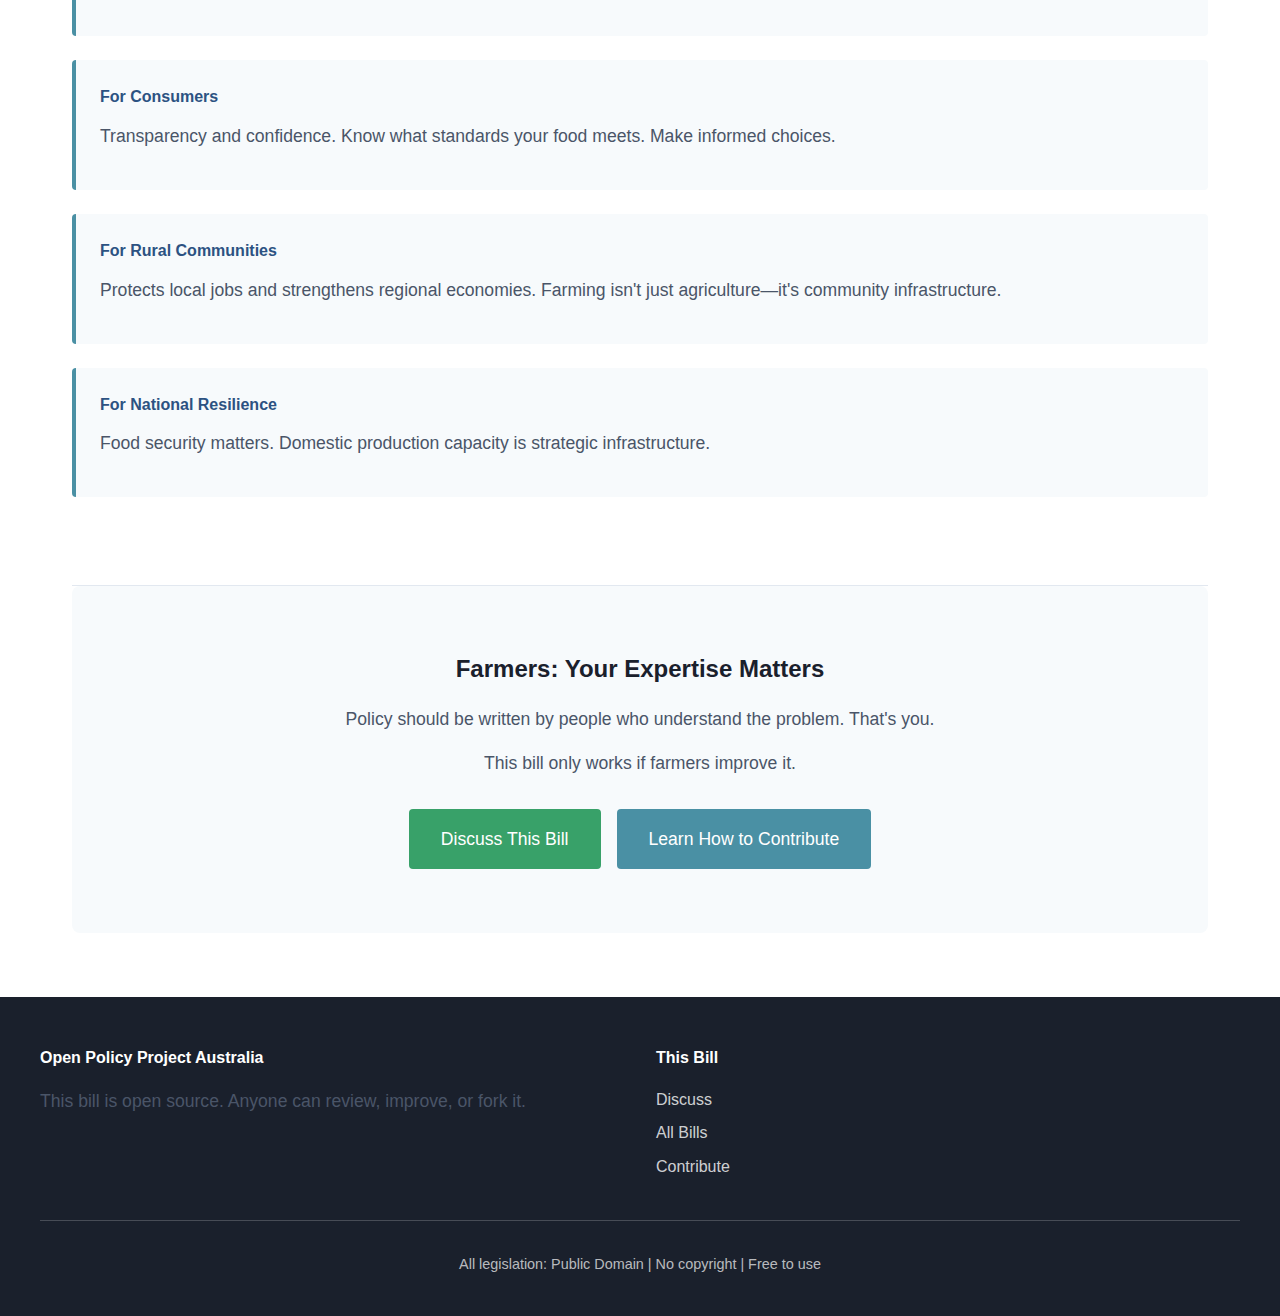
<file: bills/agricultural-sovereignty.html>
<!DOCTYPE html>
<html lang="en">
<head>
    <meta charset="UTF-8">
    <meta name="viewport" content="width=device-width, initial-scale=1.0">
    <title>Australian Agricultural Sovereignty and Fair Trade Act 2026 - Open Policy Project Australia</title>
    <link rel="stylesheet" href="../style.css">
</head>
<body>
    <header>
        <nav>
            <div class="nav-container">
                <h1>Open Policy Project Australia</h1>
                <ul>
                    <li><a href="../index.html">Home</a></li>
                    <li><a href="../index.html#bills">All Bills</a></li>
                    <li><a href="../contribute.html">Contribute</a></li>
                </ul>
            </div>
        </nav>
    </header>

    <main>
        <section id="bill-header">
            <div class="bill-title-section">
                <h2>Australian Agricultural Sovereignty and Fair Trade Act 2026</h2>
                <span class="bill-status seeking-review">Seeking Farmer Review & Input</span>
            </div>
            
            <div class="bill-meta">
                <p><strong>Author:</strong> Nicholas D'Zilva</p>
                <p><strong>Status:</strong> Draft Commonwealth legislation - Open for review and improvement</p>
                <p><strong>Target:</strong> Federal Parliament of Australia</p>
                <p><strong>Constitutional Basis:</strong> Commonwealth powers over trade, commerce, corporations, external affairs, and spending</p>
            </div>
        </section>

        <section id="summary">
            <h3>Executive Summary</h3>
            
            <div class="problem-box">
                <h4>The Problem</h4>
                <p>Australian farmers must comply with strict health, safety, biosecurity, labor, and environmental standards. These standards protect consumers and ensure sustainability—but they cost money.</p>
                
                <p>Imported agricultural products often come from countries with lower standards and lower compliance costs. This creates unfair competition: Australian farmers pay to do things right, then get undercut by imports that don't meet the same standards.</p>
                
                <p><strong>Result:</strong> Australian farmers are penalized for meeting Australian standards.</p>
            </div>

            <div class="solution-box">
                <h4>The Solution</h4>
                <p>This bill requires <strong>standards equivalence</strong>: if you want to sell agricultural products in Australia, meet the same standards Australian farmers must meet.</p>
                
                <p><strong>Key Mechanisms:</strong></p>
                <ul>
                    <li>Imports must demonstrate equivalent health, safety, environmental, and labor standards</li>
                    <li>Commonwealth procurement prioritizes Australian produce when price/quality comparable</li>
                    <li>Mandatory transparency labeling so consumers can make informed choices</li>
                    <li>Farmer resilience framework for climate and market shocks</li>
                    <li>Export support to help Australian farmers access international markets</li>
                </ul>
            </div>

            <div class="approach-note">
                <h4>What This Bill Deliberately Avoids</h4>
                <ul class="avoids-list">
                    <li>❌ Does NOT ban imports</li>
                    <li>❌ Does NOT impose blanket tariffs</li>
                    <li>❌ Does NOT regulate intrastate farming practices</li>
                    <li>❌ Does NOT create permanent market protection</li>
                    <li>❌ Does NOT override state agricultural schemes</li>
                </ul>
                <p><strong>This is about fair competition, not protectionism.</strong></p>
            </div>
        </section>

        <section id="key-provisions">
            <h3>Key Provisions</h3>

            <div class="provision-card">
                <h4>1. Standards Equivalence for Imports</h4>
                <p><strong>Core Requirement:</strong> Importers must demonstrate that agricultural products comply with standards substantially equivalent to those Australian producers must meet.</p>
                
                <p><strong>Equivalence Mechanisms:</strong></p>
                <ul>
                    <li>Recognized certification bodies</li>
                    <li>Bilateral/multilateral equivalence agreements</li>
                    <li>Audit and verification processes</li>
                </ul>
                
                <p><strong>Enforcement:</strong></p>
                <ul>
                    <li>Pre-import verification</li>
                    <li>Random inspections and audits</li>
                    <li>Civil penalties for non-compliance</li>
                    <li>Temporary import suspension for systemic violations</li>
                </ul>
            </div>

            <div class="provision-card">
                <h4>2. Commonwealth Procurement Priority</h4>
                <p><strong>Domestic First:</strong> Commonwealth-funded food procurement prioritizes Australian produce when quality and price are comparable.</p>
                
                <p><strong>70% Domestic Content Threshold:</strong> Minimum Australian content for applicable government contracts.</p>
                
                <p><strong>Applies to:</strong></p>
                <ul>
                    <li>Government departments and agencies</li>
                    <li>Schools, hospitals, aged care</li>
                    <li>Defense, emergency services</li>
                    <li>Federally funded programs</li>
                </ul>
                
                <p><strong>Exemptions:</strong> Where domestic supply unavailable, seasonal constraints, or emergencies.</p>
            </div>

            <div class="provision-card">
                <h4>3. National Certification and Labelling</h4>
                <p><strong>Transparency Requirements:</strong> Mandatory labeling for agricultural products sold in Australia.</p>
                
                <p><strong>Must Include:</strong></p>
                <ul>
                    <li>Country of origin</li>
                    <li>Production standards classification</li>
                    <li>Certification reference/compliance status</li>
                </ul>
                
                <p><strong>Enforcement:</strong> Through existing consumer protection laws (Australian Consumer Law, Corporations Act).</p>
            </div>

            <div class="provision-card">
                <h4>4. Farmer Resilience Framework</h4>
                <p><strong>Purpose:</strong> Support farmers affected by events beyond their control.</p>
                
                <p><strong>Covers:</strong></p>
                <ul>
                    <li>Drought and flood events</li>
                    <li>Pest and disease outbreaks</li>
                    <li>Sudden market/trade disruptions</li>
                    <li>Import-driven price suppression</li>
                </ul>
                
                <p><strong>Support Mechanisms:</strong></p>
                <ul>
                    <li>Concessional finance</li>
                    <li>Targeted grants</li>
                    <li>Infrastructure co-investment</li>
                    <li>Technical and compliance assistance</li>
                </ul>
            </div>

            <div class="provision-card">
                <h4>5. Export Development and Trade Promotion</h4>
                <p><strong>Export Support:</strong> Help Australian farmers access international markets.</p>
                
                <p><strong>Mechanisms:</strong></p>
                <ul>
                    <li>Targeted trade missions</li>
                    <li>International marketing initiatives</li>
                    <li>Export readiness assistance</li>
                </ul>
                
                <p><strong>National Agri-Quality Mark:</strong> Voluntary, regulated certification identifying Australian products meeting verified standards.</p>
            </div>

            <div class="provision-card">
                <h4>6. Market Transparency and Monitoring</h4>
                <p><strong>Agricultural Market Register:</strong> National database tracking imported products, origin, compliance outcomes.</p>
                
                <p><strong>Ongoing Analysis:</strong> Identify pricing distortions, standards dumping, supply chain vulnerabilities.</p>
                
                <p><strong>Parliamentary Reporting:</strong> Minister must table periodic reports on market conditions and risks to domestic producers.</p>
            </div>
        </section>

        <section id="constitutional">
            <h3>Constitutional Basis</h3>
            
            <p>This bill operates within established Commonwealth powers:</p>
            
            <div class="constitutional-powers">
                <div class="power-card">
                    <h4>Trade and Commerce Power (s51(i))</h4>
                    <p>Regulation of imports and interstate trade</p>
                </div>
                
                <div class="power-card">
                    <h4>Corporations Power (s51(xx))</h4>
                    <p>Regulation of trading and financial corporations</p>
                </div>
                
                <div class="power-card">
                    <h4>External Affairs Power (s51(xxix))</h4>
                    <p>Implementation of international trade obligations</p>
                </div>
                
                <div class="power-card">
                    <h4>Spending Power</h4>
                    <p>Commonwealth procurement and grants to farmers</p>
                </div>
            </div>
            
            <p><strong>Constitutional Safeguards:</strong></p>
            <ul>
                <li>Does not burden interstate trade (applies to imports)</li>
                <li>Does not override state agricultural regulation</li>
                <li>Compatible with international trade obligations</li>
                <li>Proportionate to legitimate objectives</li>
            </ul>
        </section>

        <section id="discuss">
            <h3>We Need Farmer Input</h3>
            
            <div class="farmer-input-box">
                <p><strong>This draft was written by someone who understands regulatory asymmetry, but farmers know the practical details that make policy work or fail.</strong></p>
                
                <h4>Critical Questions for Farmers:</h4>
                <ul>
                    <li>Which compliance standards are most burdensome and costly?</li>
                    <li>Which imported products create the biggest competitive problems?</li>
                    <li>Is 70% domestic procurement threshold realistic? Too high? Too low?</li>
                    <li>What resilience fund provisions would actually help in practice?</li>
                    <li>What export support would make a real difference?</li>
                    <li>What unintended consequences are we missing?</li>
                    <li>Which crops/products need this protection most urgently?</li>
                    <li>How would certification/labeling work in practice?</li>
                </ul>
            </div>

            <h3>How to Contribute</h3>
            
            <div class="contribution-methods">
                <div class="method-card primary">
                    <h4>💬 Discuss on GitHub (Recommended)</h4>
                    <p>Join the public discussion where farmers, experts, and reviewers are improving this bill collaboratively.</p>
                    <ul>
                        <li>Comment on specific provisions</li>
                        <li>Ask questions</li>
                        <li>Suggest changes</li>
                        <li>React to others' suggestions (👍 👎 ❤️)</li>
                        <li>Most-upvoted suggestions get priority</li>
                    </ul>
                    <a href="https://github.com/constituencyinversion/Open-Policy-Project-Australia-/legislation/discussions/1" class="btn large primary">Join Discussion →</a>
                    <p class="help-note">New to GitHub? <a href="../contribute.html#github-guide">See our guide</a></p>
                </div>

                <div class="method-card">
                    <h4>📧 Email Your Feedback</h4>
                    <p>Prefer email? Send your suggestions, concerns, or complete rewrites.</p>
                    <p><strong>Email:</strong> agriculture@openpolicyaustralia.org</p>
                    <p>Include:</p>
                    <ul>
                        <li>Your name (or "anonymous")</li>
                        <li>Your background/expertise (optional)</li>
                        <li>Specific suggestions</li>
                    </ul>
                    <p class="note">We'll incorporate good contributions and credit you publicly (or anonymously if preferred).</p>
                </div>

                <div class="method-card">
                    <h4>🔀 Propose Detailed Changes</h4>
                    <p>For substantial revisions or alternative approaches.</p>
                    <p>Go to the <a href="https://github.com/constituencyinversion/Open-Policy-Project-Australia-/legislation">legislation repository</a>, edit the bill file directly, and submit as a "Pull Request".</p>
                    <p>All changes tracked transparently. Community reviews and discusses.</p>
                </div>
            </div>
        </section>

        <section id="status">
            <h3>Current Status & Next Steps</h3>
            
            <div class="status-timeline">
                <div class="timeline-item complete">
                    <div class="timeline-marker">✓</div>
                    <div class="timeline-content">
                        <h4>Initial Draft Complete</h4>
                        <p>Policy framework and bill structure finalized</p>
                    </div>
                </div>
                
                <div class="timeline-item current">
                    <div class="timeline-marker">→</div>
                    <div class="timeline-content">
                        <h4>Seeking Farmer Review</h4>
                        <p><strong>Current Stage:</strong> Need practical input from farmers on implementation</p>
                    </div>
                </div>
                
                <div class="timeline-item pending">
                    <div class="timeline-marker">○</div>
                    <div class="timeline-content">
                        <h4>Legal & Constitutional Review</h4>
                        <p>Pending: Verify constitutional defensibility and interaction with existing law</p>
                    </div>
                </div>
                
                <div class="timeline-item pending">
                    <div class="timeline-marker">○</div>
                    <div class="timeline-content">
                        <h4>Iterate Based on Feedback</h4>
                        <p>Pending: Multiple revision cycles until consensus reached</p>
                    </div>
                </div>
                
                <div class="timeline-item pending">
                    <div class="timeline-marker">○</div>
                    <div class="timeline-content">
                        <h4>Final Version & Publication</h4>
                        <p>Pending: Publish completed bill openly</p>
                    </div>
                </div>
                
                <div class="timeline-item pending">
                    <div class="timeline-marker">○</div>
                    <div class="timeline-content">
                        <h4>Offer to Compatible Politicians</h4>
                        <p>Pending: Present to parliamentarians with rural constituencies or agricultural policy focus</p>
                    </div>
                </div>
            </div>
        </section>

        <section id="why-matters">
            <h3>Why This Matters</h3>
            
            <div class="impact-box">
                <h4>For Farmers</h4>
                <p>Levels the playing field. You shouldn't be penalized for meeting Australian standards while imports undercut you with inferior compliance.</p>
            </div>

            <div class="impact-box">
                <h4>For Consumers</h4>
                <p>Transparency and confidence. Know what standards your food meets. Make informed choices.</p>
            </div>

            <div class="impact-box">
                <h4>For Rural Communities</h4>
                <p>Protects local jobs and strengthens regional economies. Farming isn't just agriculture—it's community infrastructure.</p>
            </div>

            <div class="impact-box">
                <h4>For National Resilience</h4>
                <p>Food security matters. Domestic production capacity is strategic infrastructure.</p>
            </div>
        </section>

        <section id="cta">
            <div class="cta-box">
                <h3>Farmers: Your Expertise Matters</h3>
                <p>Policy should be written by people who understand the problem. That's you.</p>
                <p>This bill only works if farmers improve it.</p>
                <div class="cta-buttons">
                    <a href="https://github.com/constituencyinversion/Open-Policy-Project-Australia-/legislation/discussions/1" class="btn large primary">Discuss This Bill</a>
                    <a href="../contribute.html" class="btn large secondary">Learn How to Contribute</a>
                </div>
            </div>
        </section>
    </main>

    <footer>
        <div class="footer-content">
            <div class="footer-section">
                <h4>Open Policy Project Australia</h4>
                <p>This bill is open source. Anyone can review, improve, or fork it.</p>
            </div>
            <div class="footer-section">
                <h4>This Bill</h4>
                <ul>
                    <li><a href="https://github.com/constituencyinversion/Open-Policy-Project-Australia-/legislation/discussions/1">Discuss</a></li>
                    <li><a href="../index.html#bills">All Bills</a></li>
                    <li><a href="../contribute.html">Contribute</a></li>
                </ul>
            </div>
        </div>
        <div class="footer-bottom">
            <p>All legislation: Public Domain | No copyright | Free to use</p>
        </div>
    </footer>
</body>
</html>
</file>
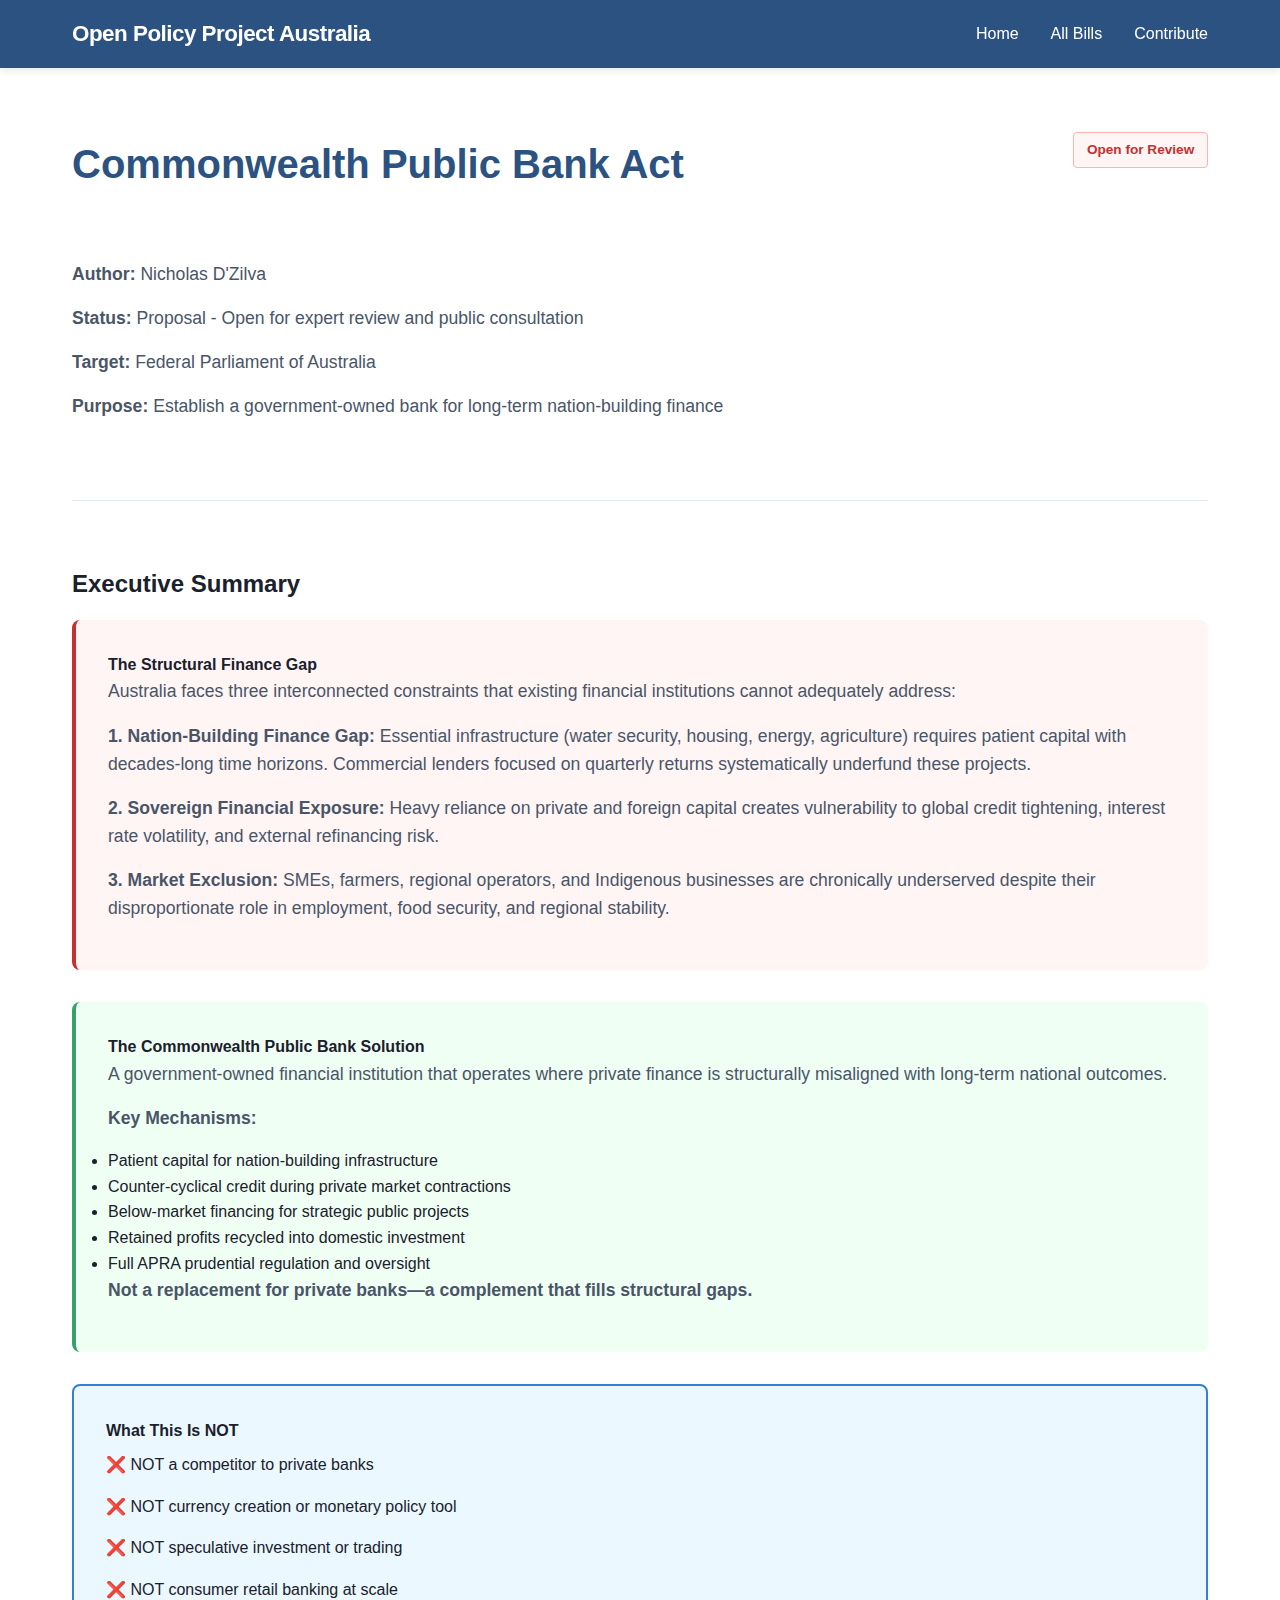
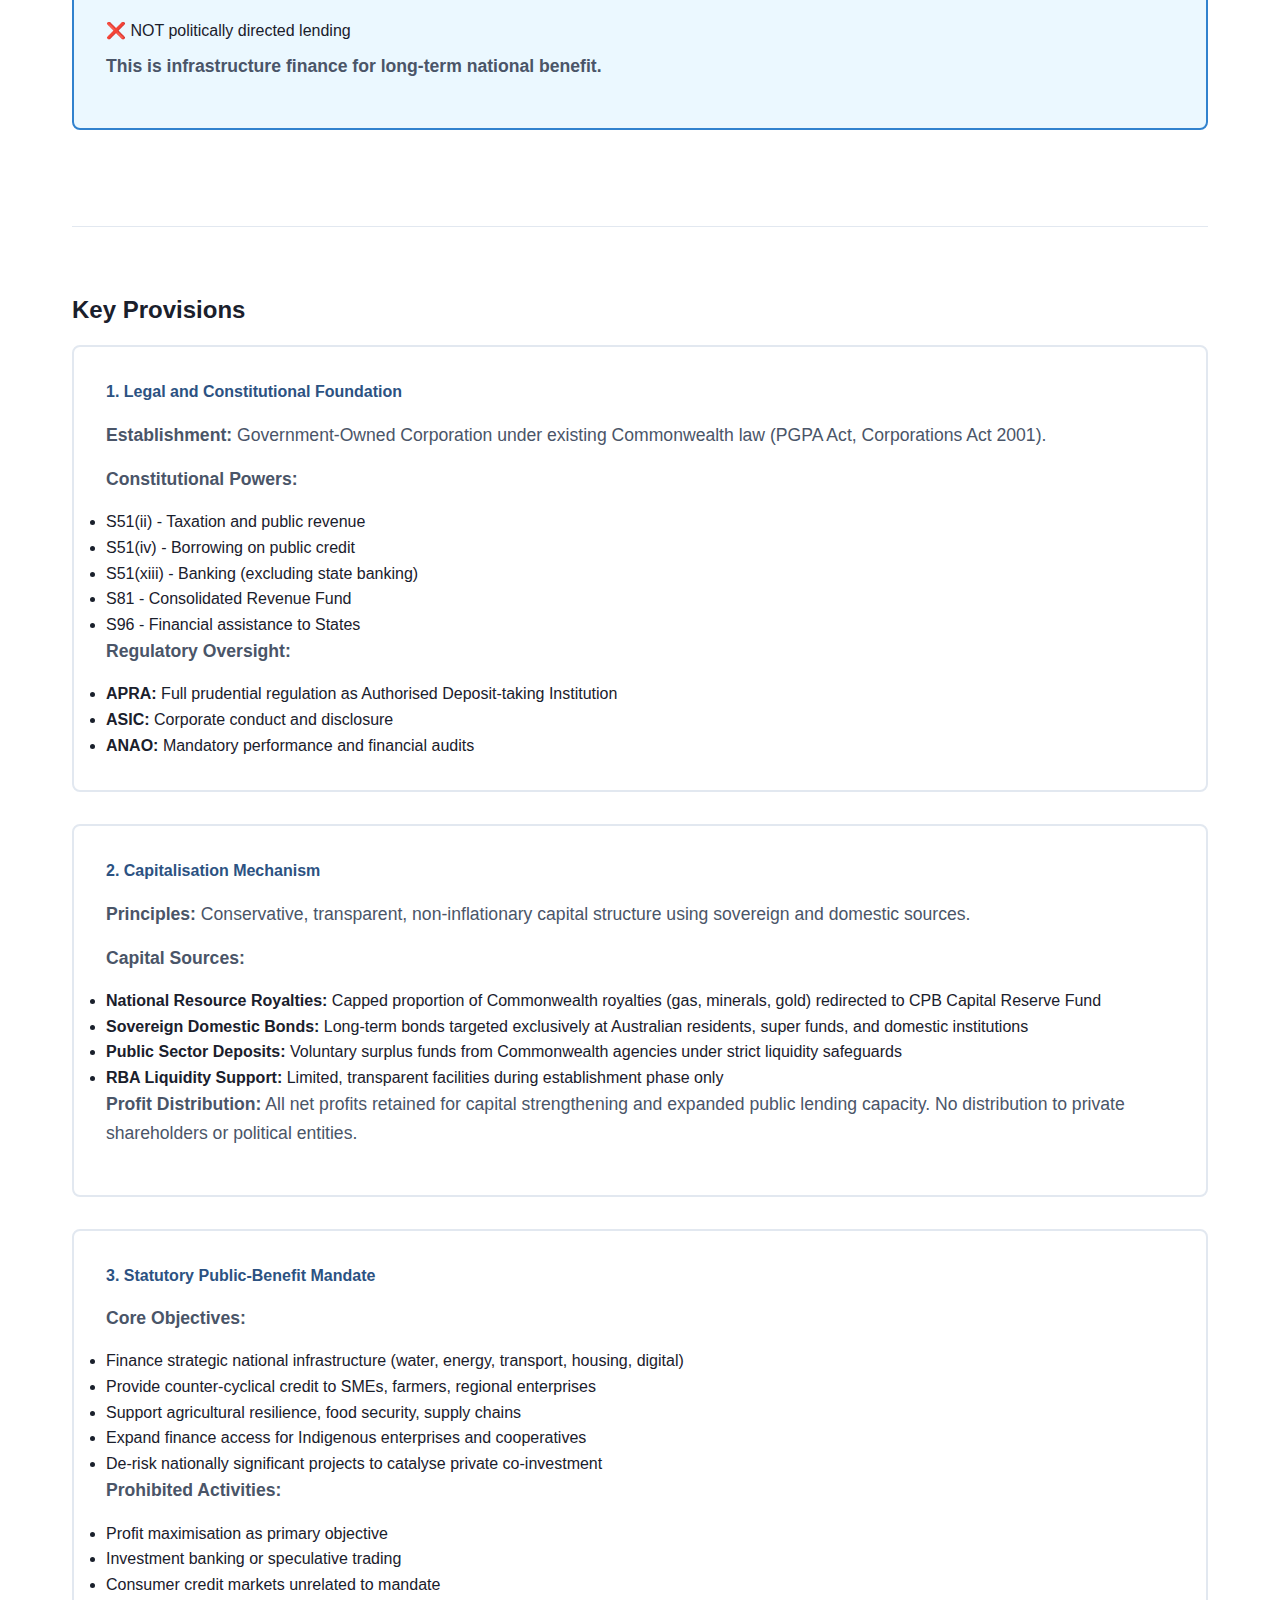
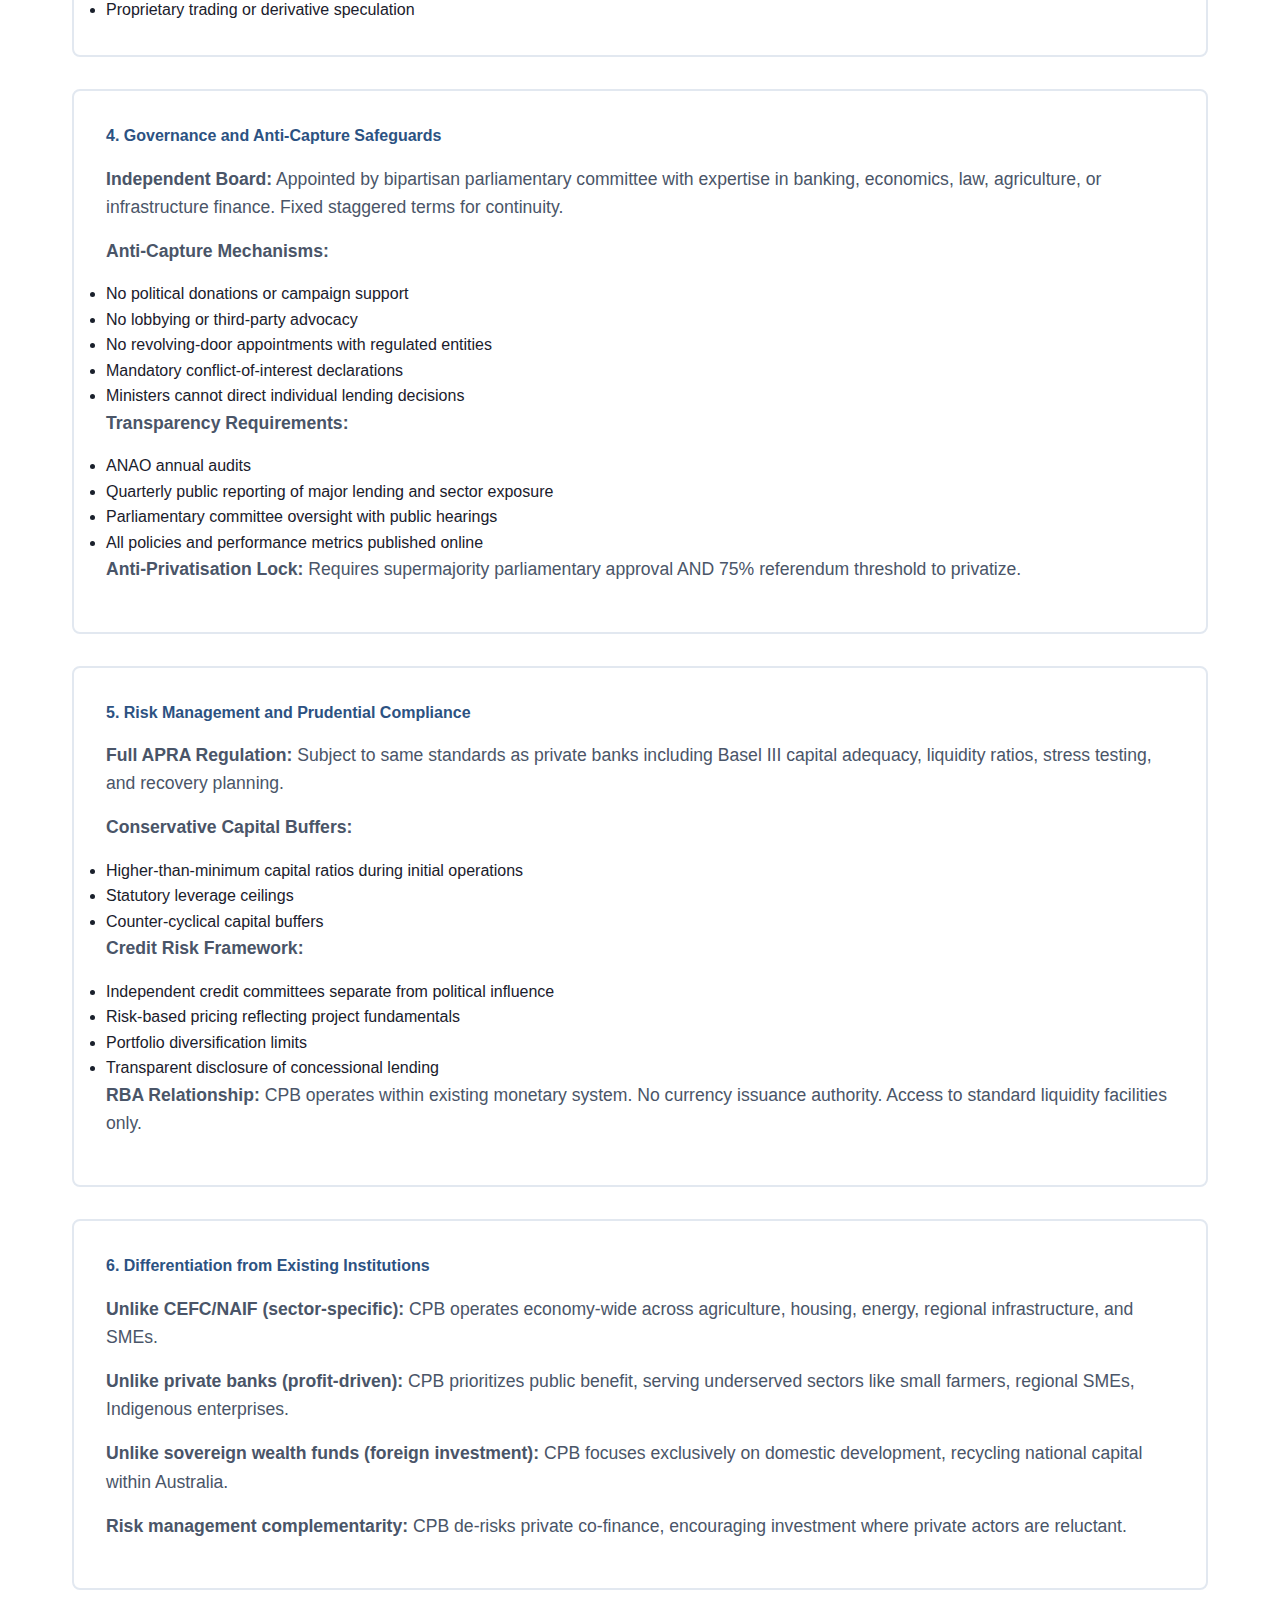
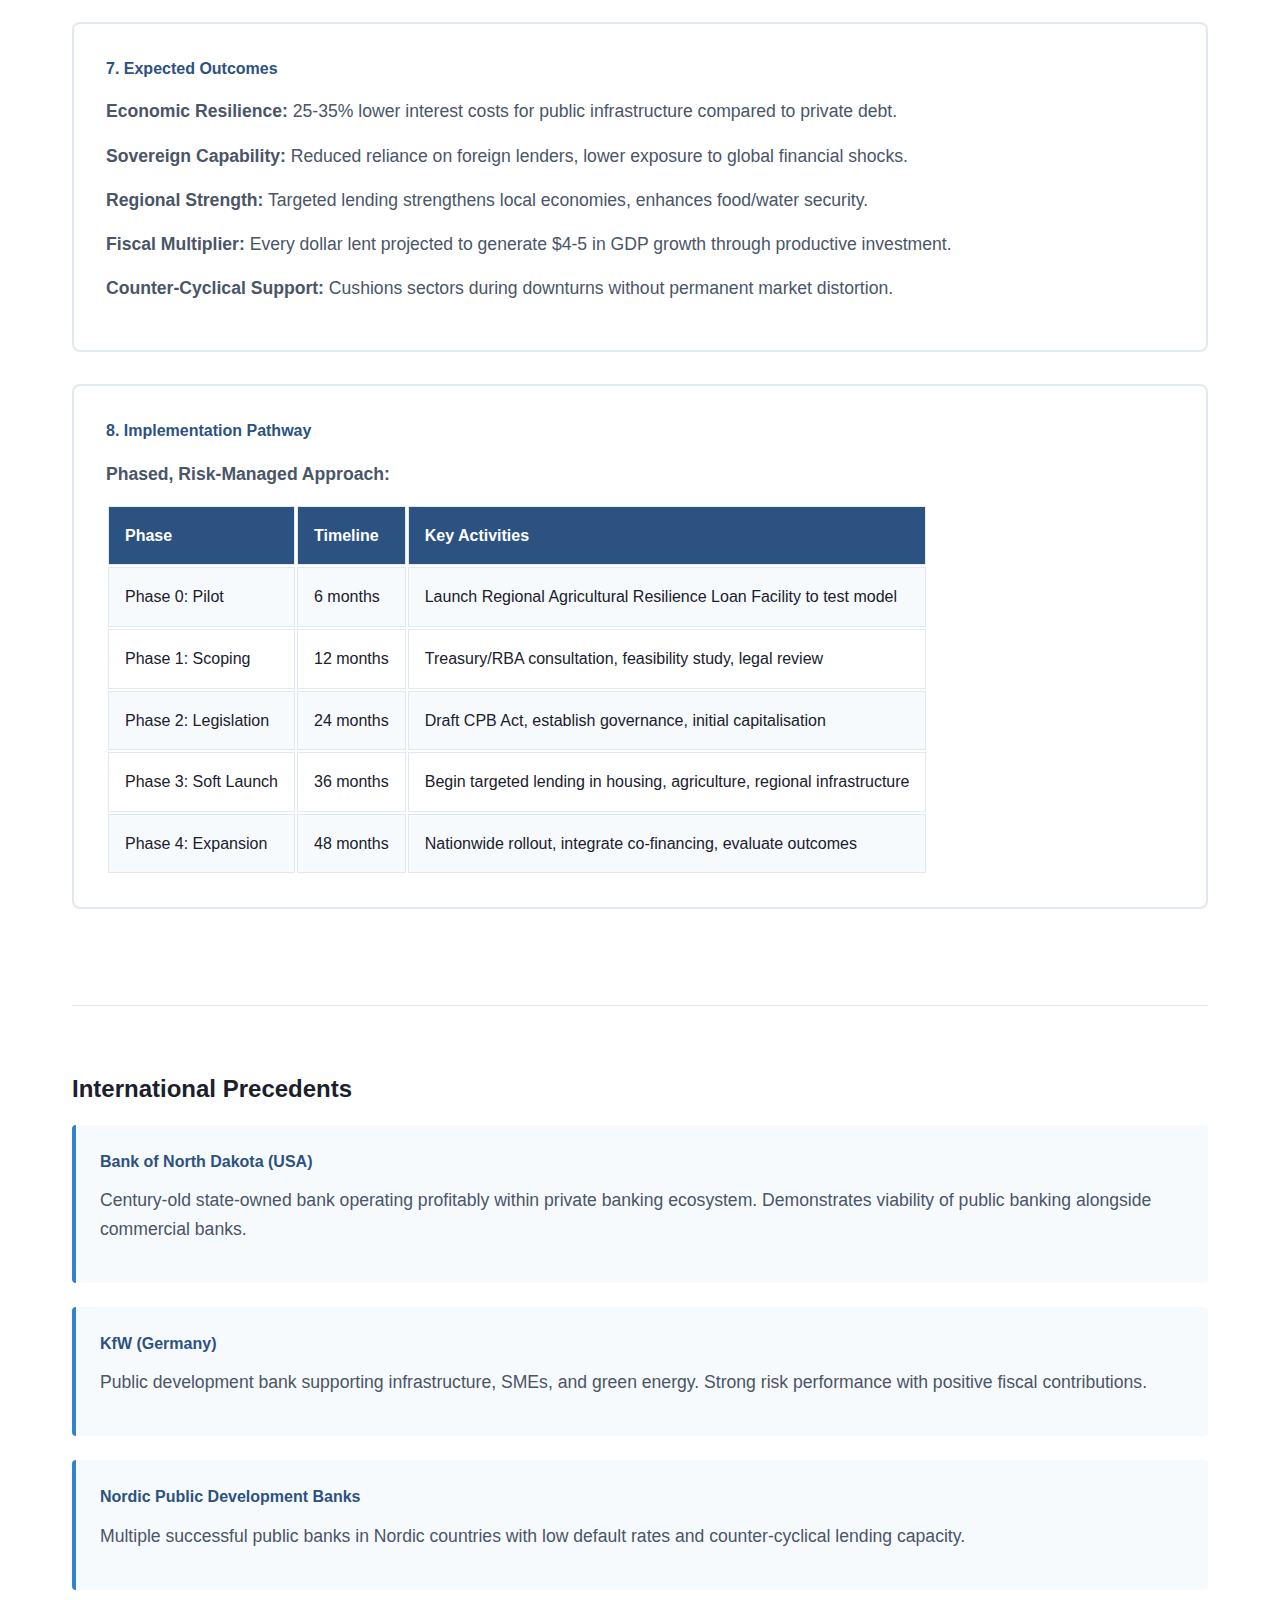
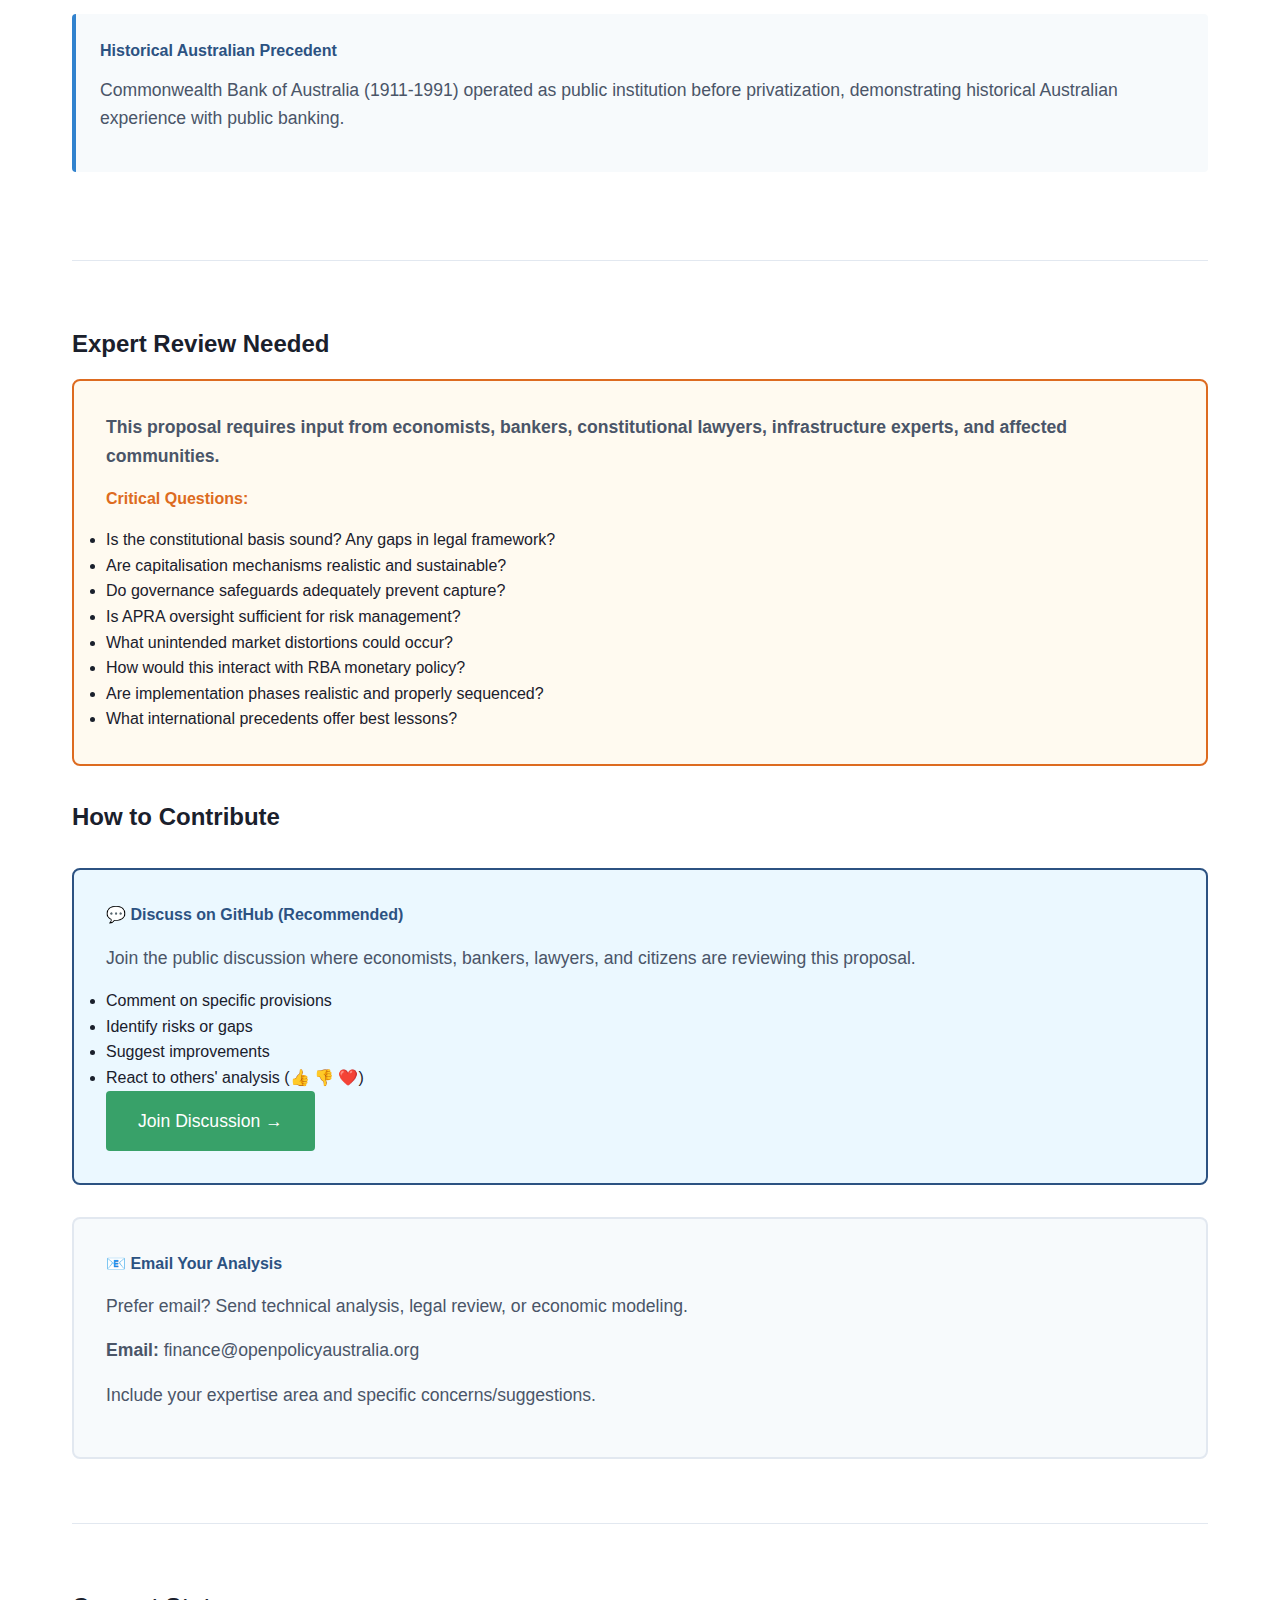
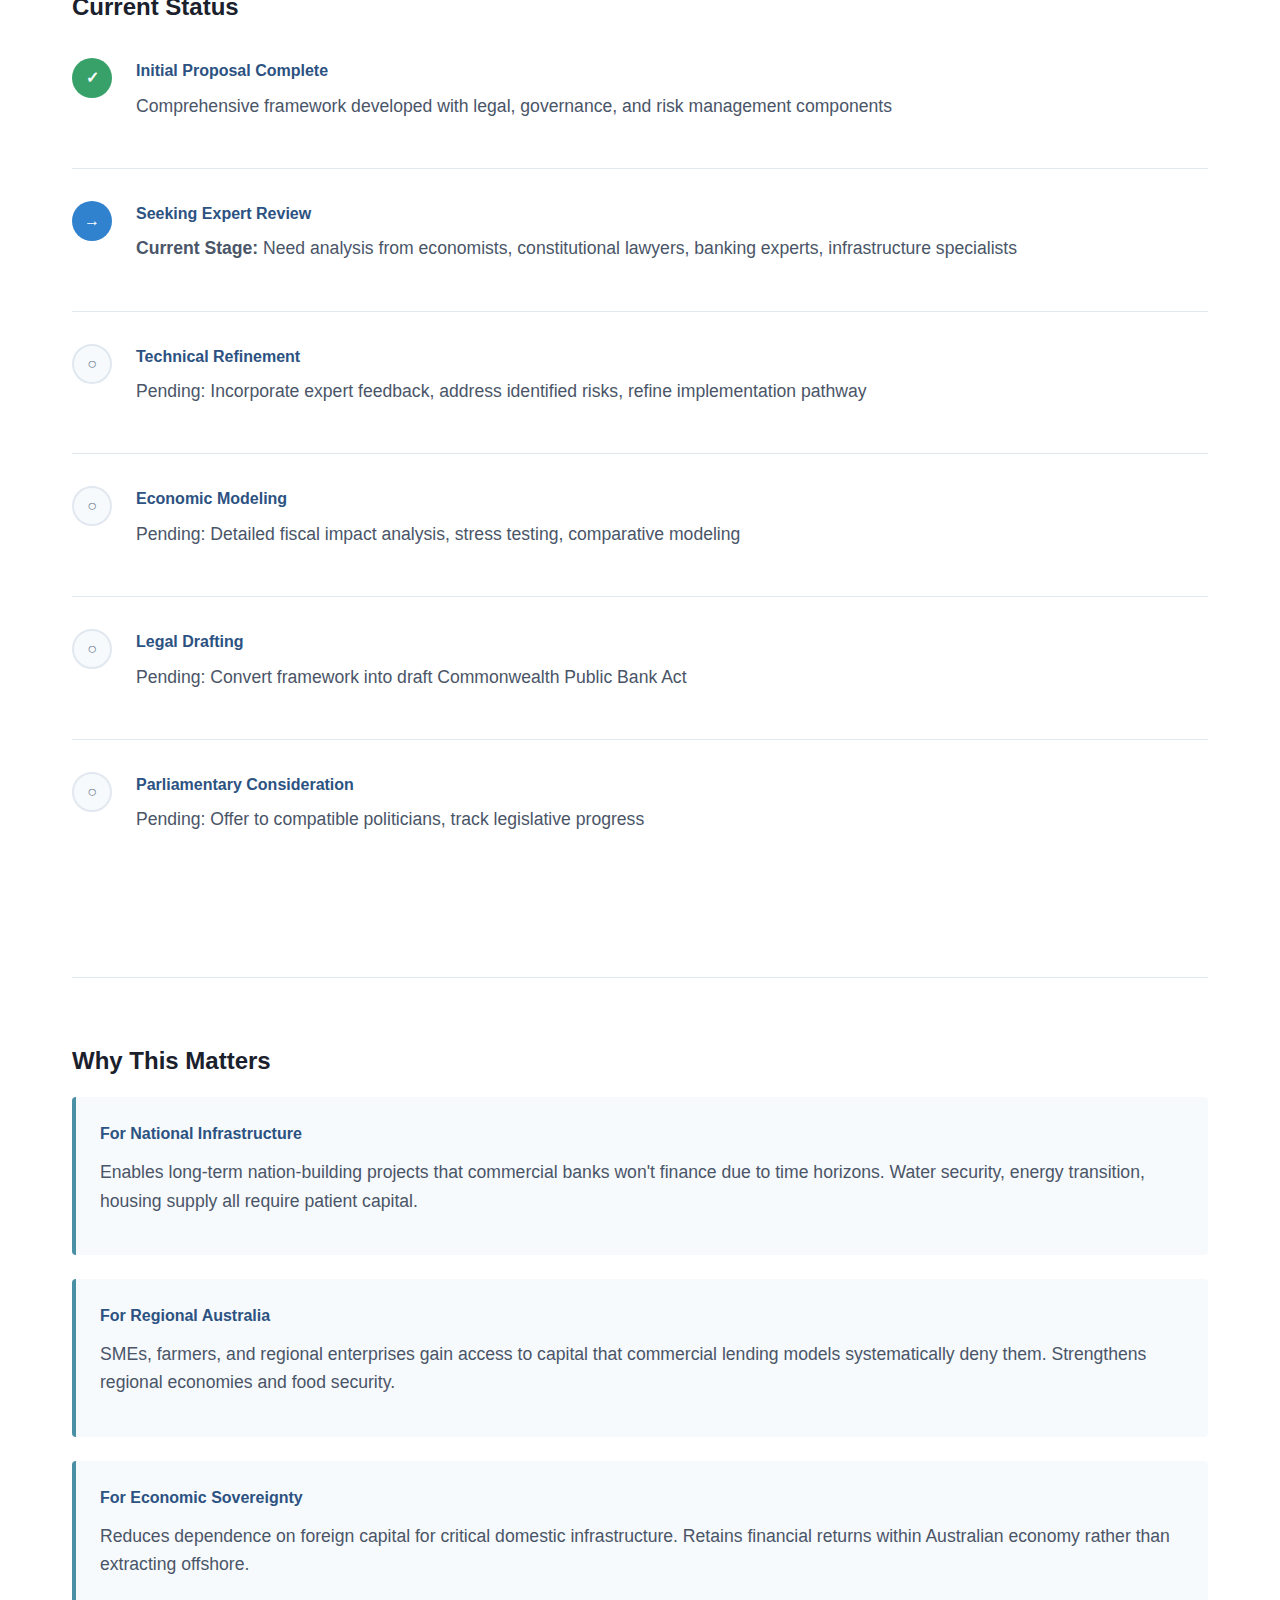
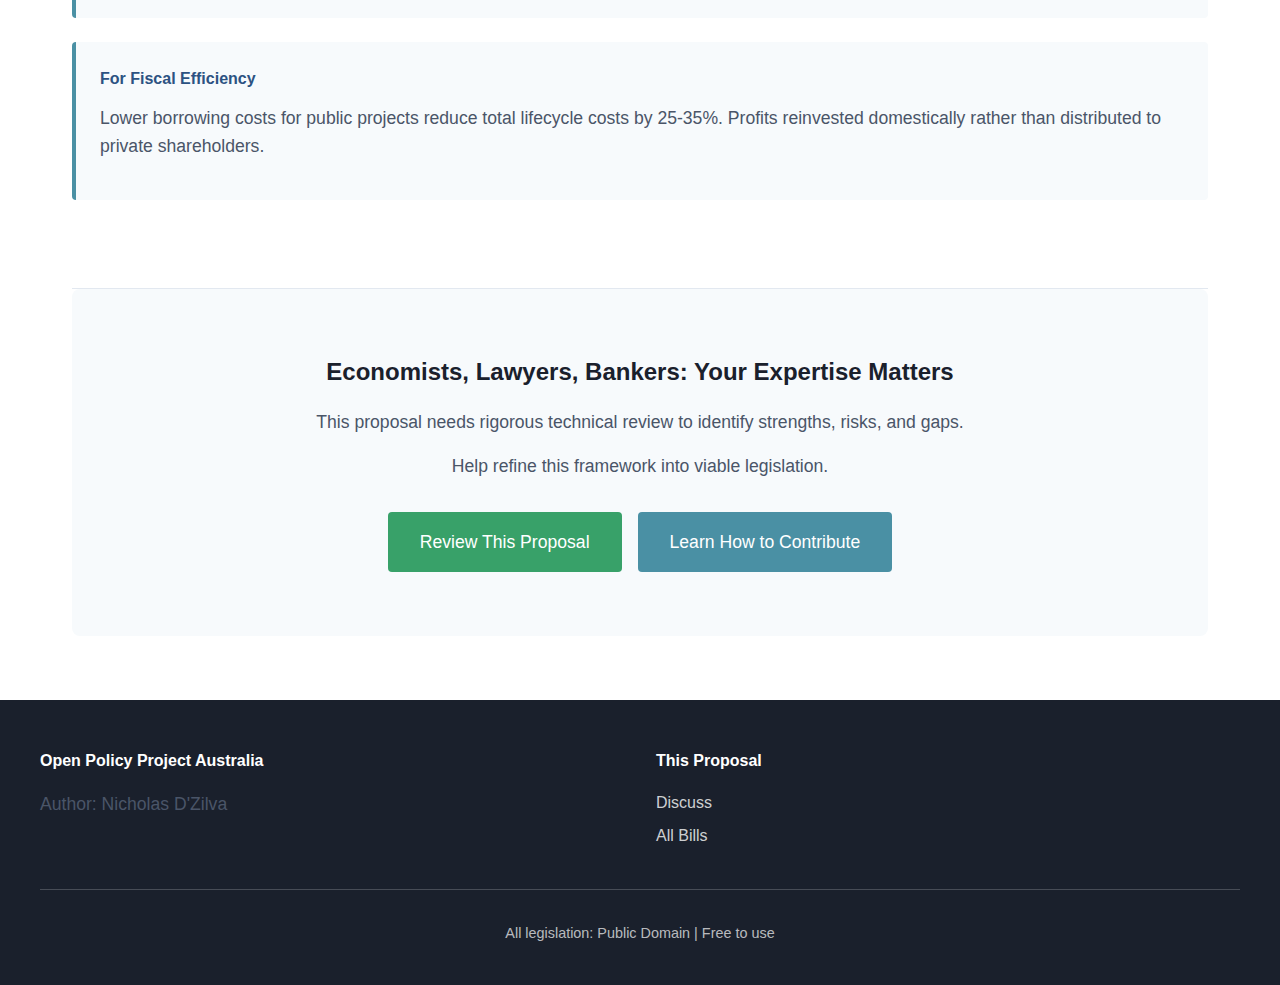
<file: bills/commonwealth-public-bank.html>
<!DOCTYPE html>
<html lang="en">
<head>
    <meta charset="UTF-8">
    <meta name="viewport" content="width=device-width, initial-scale=1.0">
    <title>Commonwealth Public Bank Act - Open Policy Project Australia</title>
    <link rel="stylesheet" href="../style.css">
</head>
<body>
    <header>
        <nav>
            <div class="nav-container">
                <h1>Open Policy Project Australia</h1>
                <ul>
                    <li><a href="../index.html">Home</a></li>
                    <li><a href="../index.html#bills">All Bills</a></li>
                    <li><a href="../contribute.html">Contribute</a></li>
                </ul>
            </div>
        </nav>
    </header>

    <main>
        <section id="bill-header">
            <div class="bill-title-section">
                <h2>Commonwealth Public Bank Act</h2>
                <span class="bill-status seeking-review">Open for Review</span>
            </div>
            
            <div class="bill-meta">
                <p><strong>Author:</strong> Nicholas D'Zilva</p>
                <p><strong>Status:</strong> Proposal - Open for expert review and public consultation</p>
                <p><strong>Target:</strong> Federal Parliament of Australia</p>
                <p><strong>Purpose:</strong> Establish a government-owned bank for long-term nation-building finance</p>
            </div>
        </section>

        <section id="summary">
            <h3>Executive Summary</h3>
            
            <div class="problem-box">
                <h4>The Structural Finance Gap</h4>
                <p>Australia faces three interconnected constraints that existing financial institutions cannot adequately address:</p>
                
                <p><strong>1. Nation-Building Finance Gap:</strong> Essential infrastructure (water security, housing, energy, agriculture) requires patient capital with decades-long time horizons. Commercial lenders focused on quarterly returns systematically underfund these projects.</p>
                
                <p><strong>2. Sovereign Financial Exposure:</strong> Heavy reliance on private and foreign capital creates vulnerability to global credit tightening, interest rate volatility, and external refinancing risk.</p>
                
                <p><strong>3. Market Exclusion:</strong> SMEs, farmers, regional operators, and Indigenous businesses are chronically underserved despite their disproportionate role in employment, food security, and regional stability.</p>
            </div>

            <div class="solution-box">
                <h4>The Commonwealth Public Bank Solution</h4>
                <p>A government-owned financial institution that operates where private finance is structurally misaligned with long-term national outcomes.</p>
                
                <p><strong>Key Mechanisms:</strong></p>
                <ul>
                    <li>Patient capital for nation-building infrastructure</li>
                    <li>Counter-cyclical credit during private market contractions</li>
                    <li>Below-market financing for strategic public projects</li>
                    <li>Retained profits recycled into domestic investment</li>
                    <li>Full APRA prudential regulation and oversight</li>
                </ul>
                
                <p><strong>Not a replacement for private banks—a complement that fills structural gaps.</strong></p>
            </div>

            <div class="approach-note">
                <h4>What This Is NOT</h4>
                <ul class="avoids-list">
                    <li>❌ NOT a competitor to private banks</li>
                    <li>❌ NOT currency creation or monetary policy tool</li>
                    <li>❌ NOT speculative investment or trading</li>
                    <li>❌ NOT consumer retail banking at scale</li>
                    <li>❌ NOT politically directed lending</li>
                </ul>
                <p><strong>This is infrastructure finance for long-term national benefit.</strong></p>
            </div>
        </section>

        <section id="key-provisions">
            <h3>Key Provisions</h3>

            <div class="provision-card">
                <h4>1. Legal and Constitutional Foundation</h4>
                <p><strong>Establishment:</strong> Government-Owned Corporation under existing Commonwealth law (PGPA Act, Corporations Act 2001).</p>
                
                <p><strong>Constitutional Powers:</strong></p>
                <ul>
                    <li>S51(ii) - Taxation and public revenue</li>
                    <li>S51(iv) - Borrowing on public credit</li>
                    <li>S51(xiii) - Banking (excluding state banking)</li>
                    <li>S81 - Consolidated Revenue Fund</li>
                    <li>S96 - Financial assistance to States</li>
                </ul>
                
                <p><strong>Regulatory Oversight:</strong></p>
                <ul>
                    <li><strong>APRA:</strong> Full prudential regulation as Authorised Deposit-taking Institution</li>
                    <li><strong>ASIC:</strong> Corporate conduct and disclosure</li>
                    <li><strong>ANAO:</strong> Mandatory performance and financial audits</li>
                </ul>
            </div>

            <div class="provision-card">
                <h4>2. Capitalisation Mechanism</h4>
                <p><strong>Principles:</strong> Conservative, transparent, non-inflationary capital structure using sovereign and domestic sources.</p>
                
                <p><strong>Capital Sources:</strong></p>
                <ul>
                    <li><strong>National Resource Royalties:</strong> Capped proportion of Commonwealth royalties (gas, minerals, gold) redirected to CPB Capital Reserve Fund</li>
                    <li><strong>Sovereign Domestic Bonds:</strong> Long-term bonds targeted exclusively at Australian residents, super funds, and domestic institutions</li>
                    <li><strong>Public Sector Deposits:</strong> Voluntary surplus funds from Commonwealth agencies under strict liquidity safeguards</li>
                    <li><strong>RBA Liquidity Support:</strong> Limited, transparent facilities during establishment phase only</li>
                </ul>
                
                <p><strong>Profit Distribution:</strong> All net profits retained for capital strengthening and expanded public lending capacity. No distribution to private shareholders or political entities.</p>
            </div>

            <div class="provision-card">
                <h4>3. Statutory Public-Benefit Mandate</h4>
                <p><strong>Core Objectives:</strong></p>
                <ul>
                    <li>Finance strategic national infrastructure (water, energy, transport, housing, digital)</li>
                    <li>Provide counter-cyclical credit to SMEs, farmers, regional enterprises</li>
                    <li>Support agricultural resilience, food security, supply chains</li>
                    <li>Expand finance access for Indigenous enterprises and cooperatives</li>
                    <li>De-risk nationally significant projects to catalyse private co-investment</li>
                </ul>
                
                <p><strong>Prohibited Activities:</strong></p>
                <ul>
                    <li>Profit maximisation as primary objective</li>
                    <li>Investment banking or speculative trading</li>
                    <li>Consumer credit markets unrelated to mandate</li>
                    <li>Proprietary trading or derivative speculation</li>
                </ul>
            </div>

            <div class="provision-card">
                <h4>4. Governance and Anti-Capture Safeguards</h4>
                <p><strong>Independent Board:</strong> Appointed by bipartisan parliamentary committee with expertise in banking, economics, law, agriculture, or infrastructure finance. Fixed staggered terms for continuity.</p>
                
                <p><strong>Anti-Capture Mechanisms:</strong></p>
                <ul>
                    <li>No political donations or campaign support</li>
                    <li>No lobbying or third-party advocacy</li>
                    <li>No revolving-door appointments with regulated entities</li>
                    <li>Mandatory conflict-of-interest declarations</li>
                    <li>Ministers cannot direct individual lending decisions</li>
                </ul>
                
                <p><strong>Transparency Requirements:</strong></p>
                <ul>
                    <li>ANAO annual audits</li>
                    <li>Quarterly public reporting of major lending and sector exposure</li>
                    <li>Parliamentary committee oversight with public hearings</li>
                    <li>All policies and performance metrics published online</li>
                </ul>
                
                <p><strong>Anti-Privatisation Lock:</strong> Requires supermajority parliamentary approval AND 75% referendum threshold to privatize.</p>
            </div>

            <div class="provision-card">
                <h4>5. Risk Management and Prudential Compliance</h4>
                <p><strong>Full APRA Regulation:</strong> Subject to same standards as private banks including Basel III capital adequacy, liquidity ratios, stress testing, and recovery planning.</p>
                
                <p><strong>Conservative Capital Buffers:</strong></p>
                <ul>
                    <li>Higher-than-minimum capital ratios during initial operations</li>
                    <li>Statutory leverage ceilings</li>
                    <li>Counter-cyclical capital buffers</li>
                </ul>
                
                <p><strong>Credit Risk Framework:</strong></p>
                <ul>
                    <li>Independent credit committees separate from political influence</li>
                    <li>Risk-based pricing reflecting project fundamentals</li>
                    <li>Portfolio diversification limits</li>
                    <li>Transparent disclosure of concessional lending</li>
                </ul>
                
                <p><strong>RBA Relationship:</strong> CPB operates within existing monetary system. No currency issuance authority. Access to standard liquidity facilities only.</p>
            </div>

            <div class="provision-card">
                <h4>6. Differentiation from Existing Institutions</h4>
                <p><strong>Unlike CEFC/NAIF (sector-specific):</strong> CPB operates economy-wide across agriculture, housing, energy, regional infrastructure, and SMEs.</p>
                
                <p><strong>Unlike private banks (profit-driven):</strong> CPB prioritizes public benefit, serving underserved sectors like small farmers, regional SMEs, Indigenous enterprises.</p>
                
                <p><strong>Unlike sovereign wealth funds (foreign investment):</strong> CPB focuses exclusively on domestic development, recycling national capital within Australia.</p>
                
                <p><strong>Risk management complementarity:</strong> CPB de-risks private co-finance, encouraging investment where private actors are reluctant.</p>
            </div>

            <div class="provision-card">
                <h4>7. Expected Outcomes</h4>
                <p><strong>Economic Resilience:</strong> 25-35% lower interest costs for public infrastructure compared to private debt.</p>
                
                <p><strong>Sovereign Capability:</strong> Reduced reliance on foreign lenders, lower exposure to global financial shocks.</p>
                
                <p><strong>Regional Strength:</strong> Targeted lending strengthens local economies, enhances food/water security.</p>
                
                <p><strong>Fiscal Multiplier:</strong> Every dollar lent projected to generate $4-5 in GDP growth through productive investment.</p>
                
                <p><strong>Counter-Cyclical Support:</strong> Cushions sectors during downturns without permanent market distortion.</p>
            </div>

            <div class="provision-card">
                <h4>8. Implementation Pathway</h4>
                <p><strong>Phased, Risk-Managed Approach:</strong></p>
                
                <table class="implementation-table">
                    <tr>
                        <th>Phase</th>
                        <th>Timeline</th>
                        <th>Key Activities</th>
                    </tr>
                    <tr>
                        <td>Phase 0: Pilot</td>
                        <td>6 months</td>
                        <td>Launch Regional Agricultural Resilience Loan Facility to test model</td>
                    </tr>
                    <tr>
                        <td>Phase 1: Scoping</td>
                        <td>12 months</td>
                        <td>Treasury/RBA consultation, feasibility study, legal review</td>
                    </tr>
                    <tr>
                        <td>Phase 2: Legislation</td>
                        <td>24 months</td>
                        <td>Draft CPB Act, establish governance, initial capitalisation</td>
                    </tr>
                    <tr>
                        <td>Phase 3: Soft Launch</td>
                        <td>36 months</td>
                        <td>Begin targeted lending in housing, agriculture, regional infrastructure</td>
                    </tr>
                    <tr>
                        <td>Phase 4: Expansion</td>
                        <td>48 months</td>
                        <td>Nationwide rollout, integrate co-financing, evaluate outcomes</td>
                    </tr>
                </table>
            </div>
        </section>

        <section id="constitutional">
            <h3>International Precedents</h3>
            
            <div class="precedent-box">
                <h4>Bank of North Dakota (USA)</h4>
                <p>Century-old state-owned bank operating profitably within private banking ecosystem. Demonstrates viability of public banking alongside commercial banks.</p>
            </div>

            <div class="precedent-box">
                <h4>KfW (Germany)</h4>
                <p>Public development bank supporting infrastructure, SMEs, and green energy. Strong risk performance with positive fiscal contributions.</p>
            </div>

            <div class="precedent-box">
                <h4>Nordic Public Development Banks</h4>
                <p>Multiple successful public banks in Nordic countries with low default rates and counter-cyclical lending capacity.</p>
            </div>

            <div class="precedent-box">
                <h4>Historical Australian Precedent</h4>
                <p>Commonwealth Bank of Australia (1911-1991) operated as public institution before privatization, demonstrating historical Australian experience with public banking.</p>
            </div>
        </section>

        <section id="discuss">
            <h3>Expert Review Needed</h3>
            
            <div class="farmer-input-box">
                <p><strong>This proposal requires input from economists, bankers, constitutional lawyers, infrastructure experts, and affected communities.</strong></p>
                
                <h4>Critical Questions:</h4>
                <ul>
                    <li>Is the constitutional basis sound? Any gaps in legal framework?</li>
                    <li>Are capitalisation mechanisms realistic and sustainable?</li>
                    <li>Do governance safeguards adequately prevent capture?</li>
                    <li>Is APRA oversight sufficient for risk management?</li>
                    <li>What unintended market distortions could occur?</li>
                    <li>How would this interact with RBA monetary policy?</li>
                    <li>Are implementation phases realistic and properly sequenced?</li>
                    <li>What international precedents offer best lessons?</li>
                </ul>
            </div>

            <h3>How to Contribute</h3>
            
            <div class="contribution-methods">
                <div class="method-card primary">
                    <h4>💬 Discuss on GitHub (Recommended)</h4>
                    <p>Join the public discussion where economists, bankers, lawyers, and citizens are reviewing this proposal.</p>
                    <ul>
                        <li>Comment on specific provisions</li>
                        <li>Identify risks or gaps</li>
                        <li>Suggest improvements</li>
                        <li>React to others' analysis (👍 👎 ❤️)</li>
                    </ul>
                    <a href="https://github.com/constituencyinversion/Open-Policy-Project-Australia-/discussions" class="btn large primary">Join Discussion →</a>
                </div>

                <div class="method-card">
                    <h4>📧 Email Your Analysis</h4>
                    <p>Prefer email? Send technical analysis, legal review, or economic modeling.</p>
                    <p><strong>Email:</strong> finance@openpolicyaustralia.org</p>
                    <p>Include your expertise area and specific concerns/suggestions.</p>
                </div>
            </div>
        </section>

        <section id="status">
            <h3>Current Status</h3>
            
            <div class="status-timeline">
                <div class="timeline-item complete">
                    <div class="timeline-marker">✓</div>
                    <div class="timeline-content">
                        <h4>Initial Proposal Complete</h4>
                        <p>Comprehensive framework developed with legal, governance, and risk management components</p>
                    </div>
                </div>
                
                <div class="timeline-item current">
                    <div class="timeline-marker">→</div>
                    <div class="timeline-content">
                        <h4>Seeking Expert Review</h4>
                        <p><strong>Current Stage:</strong> Need analysis from economists, constitutional lawyers, banking experts, infrastructure specialists</p>
                    </div>
                </div>
                
                <div class="timeline-item pending">
                    <div class="timeline-marker">○</div>
                    <div class="timeline-content">
                        <h4>Technical Refinement</h4>
                        <p>Pending: Incorporate expert feedback, address identified risks, refine implementation pathway</p>
                    </div>
                </div>
                
                <div class="timeline-item pending">
                    <div class="timeline-marker">○</div>
                    <div class="timeline-content">
                        <h4>Economic Modeling</h4>
                        <p>Pending: Detailed fiscal impact analysis, stress testing, comparative modeling</p>
                    </div>
                </div>
                
                <div class="timeline-item pending">
                    <div class="timeline-marker">○</div>
                    <div class="timeline-content">
                        <h4>Legal Drafting</h4>
                        <p>Pending: Convert framework into draft Commonwealth Public Bank Act</p>
                    </div>
                </div>
                
                <div class="timeline-item pending">
                    <div class="timeline-marker">○</div>
                    <div class="timeline-content">
                        <h4>Parliamentary Consideration</h4>
                        <p>Pending: Offer to compatible politicians, track legislative progress</p>
                    </div>
                </div>
            </div>
        </section>

        <section id="why-matters">
            <h3>Why This Matters</h3>
            
            <div class="impact-box">
                <h4>For National Infrastructure</h4>
                <p>Enables long-term nation-building projects that commercial banks won't finance due to time horizons. Water security, energy transition, housing supply all require patient capital.</p>
            </div>

            <div class="impact-box">
                <h4>For Regional Australia</h4>
                <p>SMEs, farmers, and regional enterprises gain access to capital that commercial lending models systematically deny them. Strengthens regional economies and food security.</p>
            </div>

            <div class="impact-box">
                <h4>For Economic Sovereignty</h4>
                <p>Reduces dependence on foreign capital for critical domestic infrastructure. Retains financial returns within Australian economy rather than extracting offshore.</p>
            </div>

            <div class="impact-box">
                <h4>For Fiscal Efficiency</h4>
                <p>Lower borrowing costs for public projects reduce total lifecycle costs by 25-35%. Profits reinvested domestically rather than distributed to private shareholders.</p>
            </div>
        </section>

        <section id="cta">
            <div class="cta-box">
                <h3>Economists, Lawyers, Bankers: Your Expertise Matters</h3>
                <p>This proposal needs rigorous technical review to identify strengths, risks, and gaps.</p>
                <p>Help refine this framework into viable legislation.</p>
                <div class="cta-buttons">
                    <a href="https://github.com/constituencyinversion/Open-Policy-Project-Australia-/discussions" class="btn large primary">Review This Proposal</a>
                    <a href="../contribute.html" class="btn large secondary">Learn How to Contribute</a>
                </div>
            </div>
        </section>
    </main>

    <footer>
        <div class="footer-content">
            <div class="footer-section">
                <h4>Open Policy Project Australia</h4>
                <p>Author: Nicholas D'Zilva</p>
            </div>
            <div class="footer-section">
                <h4>This Proposal</h4>
                <ul>
                    <li><a href="https://github.com/constituencyinversion/Open-Policy-Project-Australia-/discussions">Discuss</a></li>
                    <li><a href="../index.html#bills">All Bills</a></li>
                </ul>
            </div>
        </div>
        <div class="footer-bottom">
            <p>All legislation: Public Domain | Free to use</p>
        </div>
    </footer>
</body>
</html>
</file>
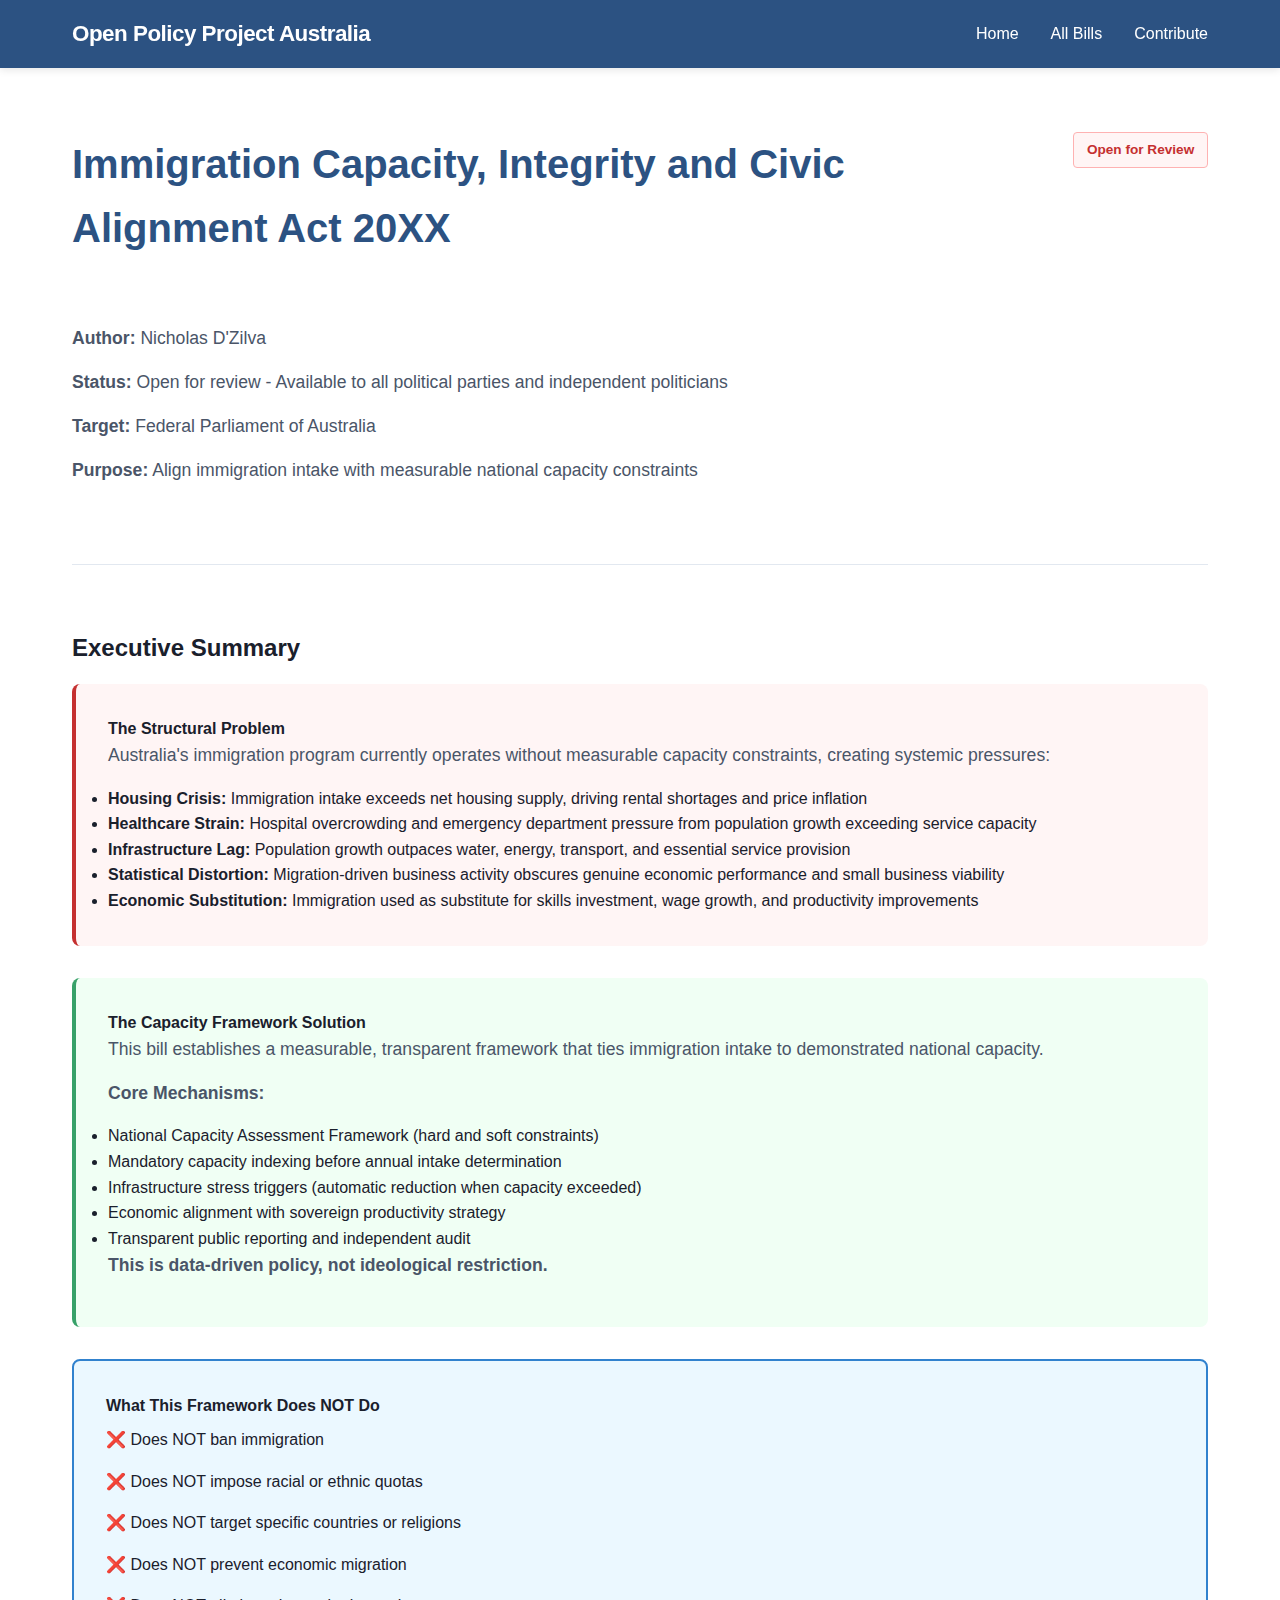
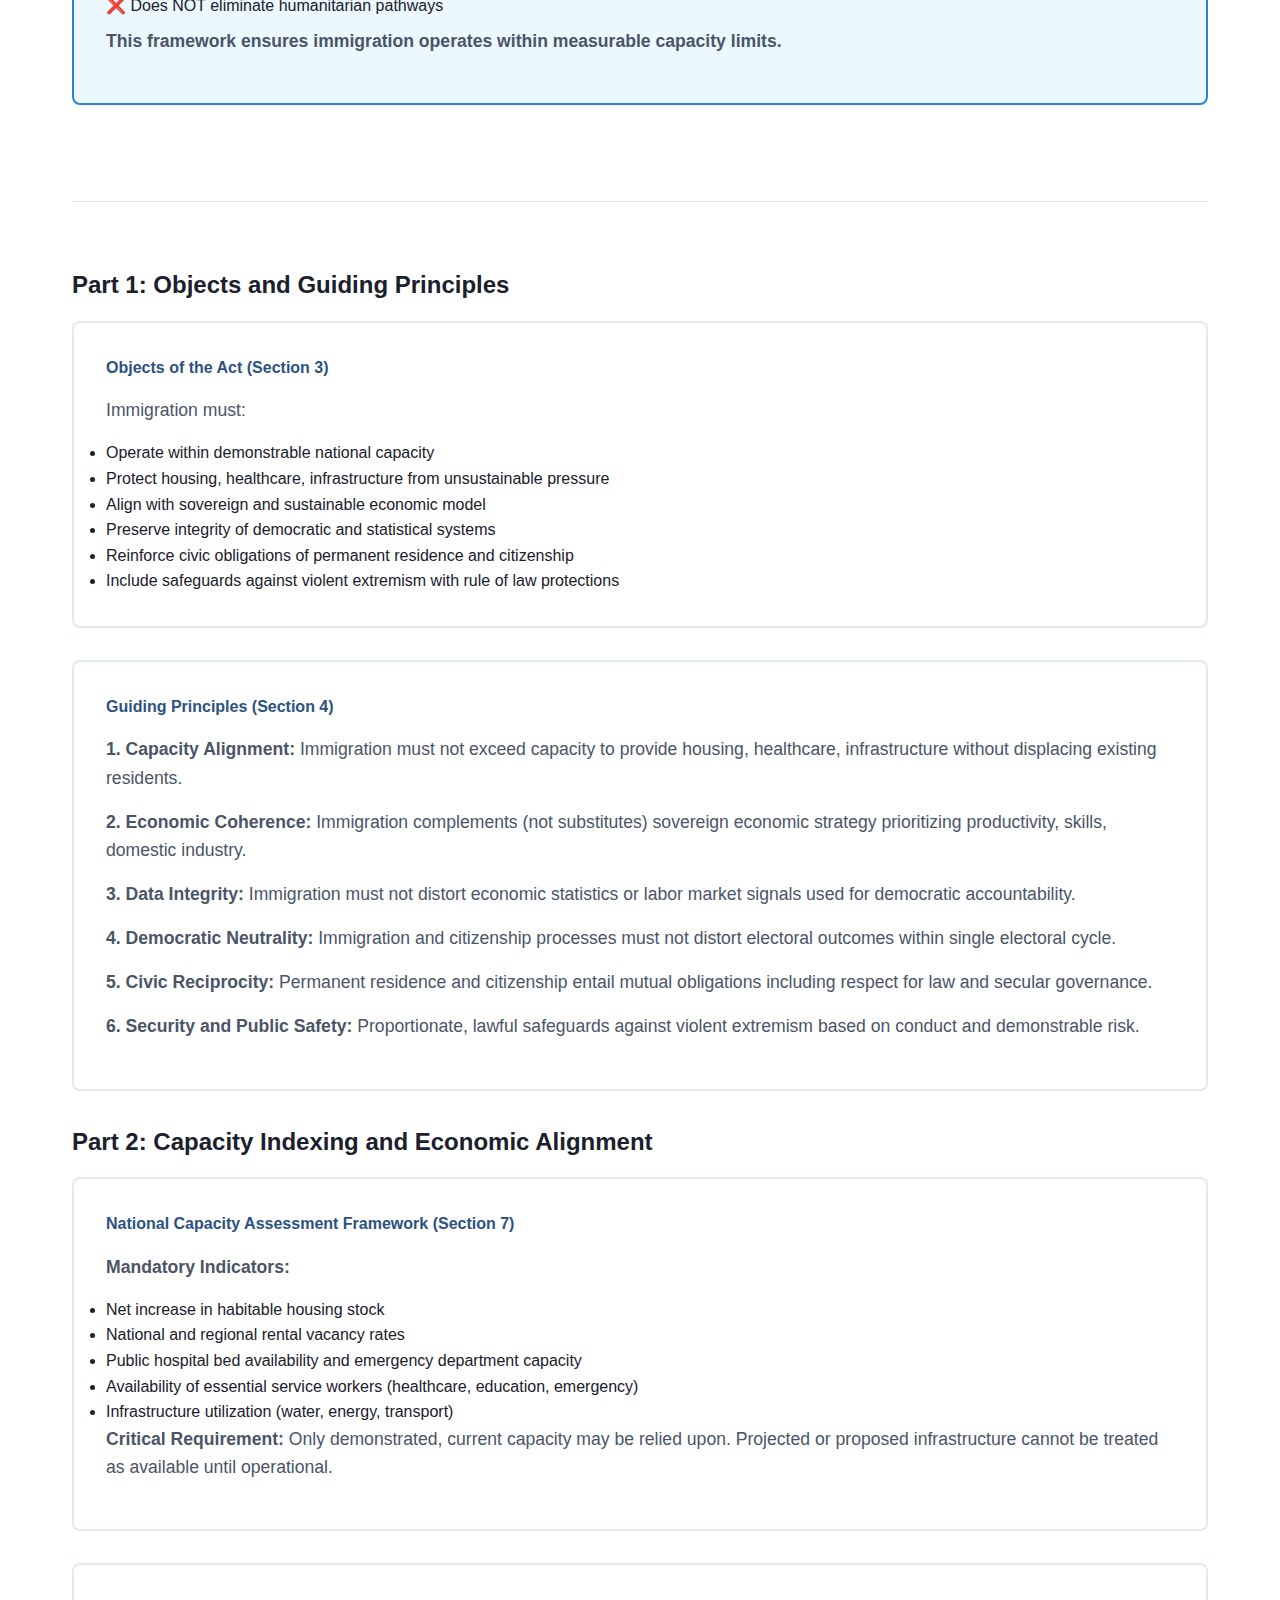
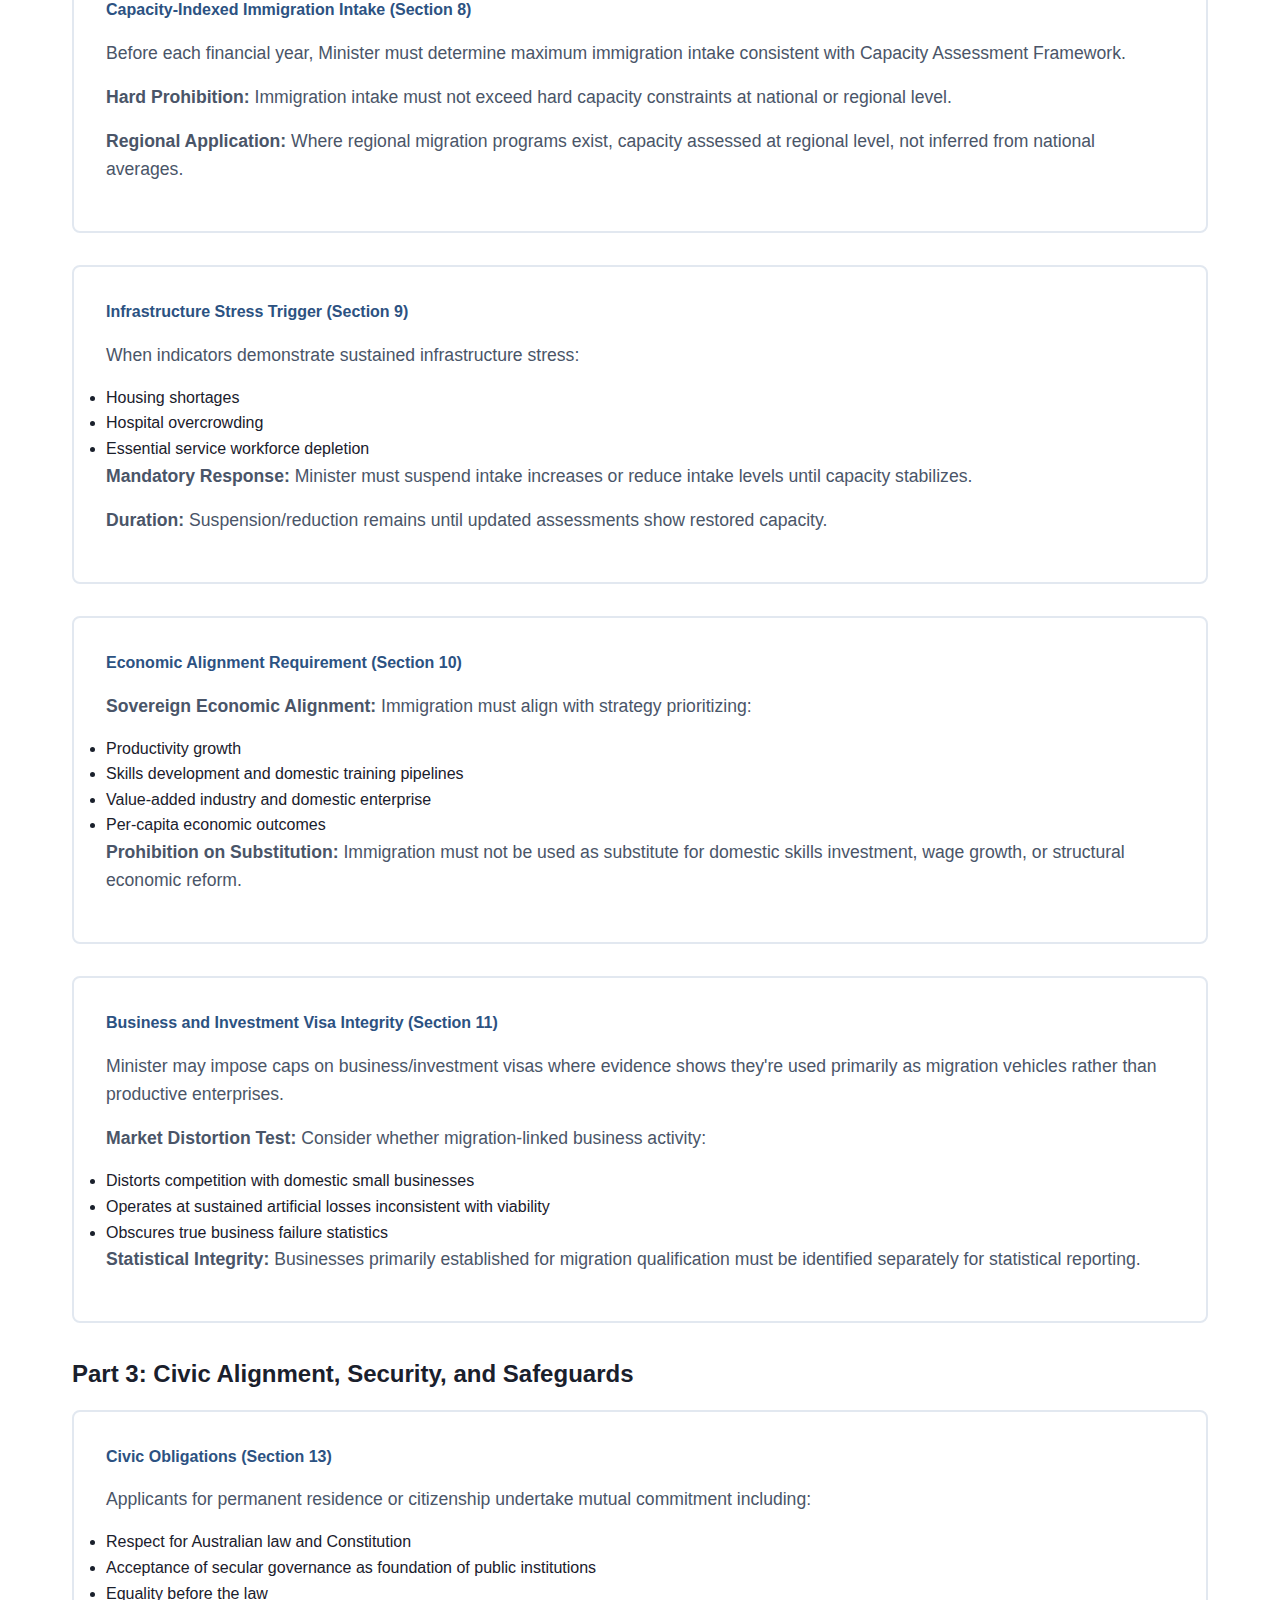
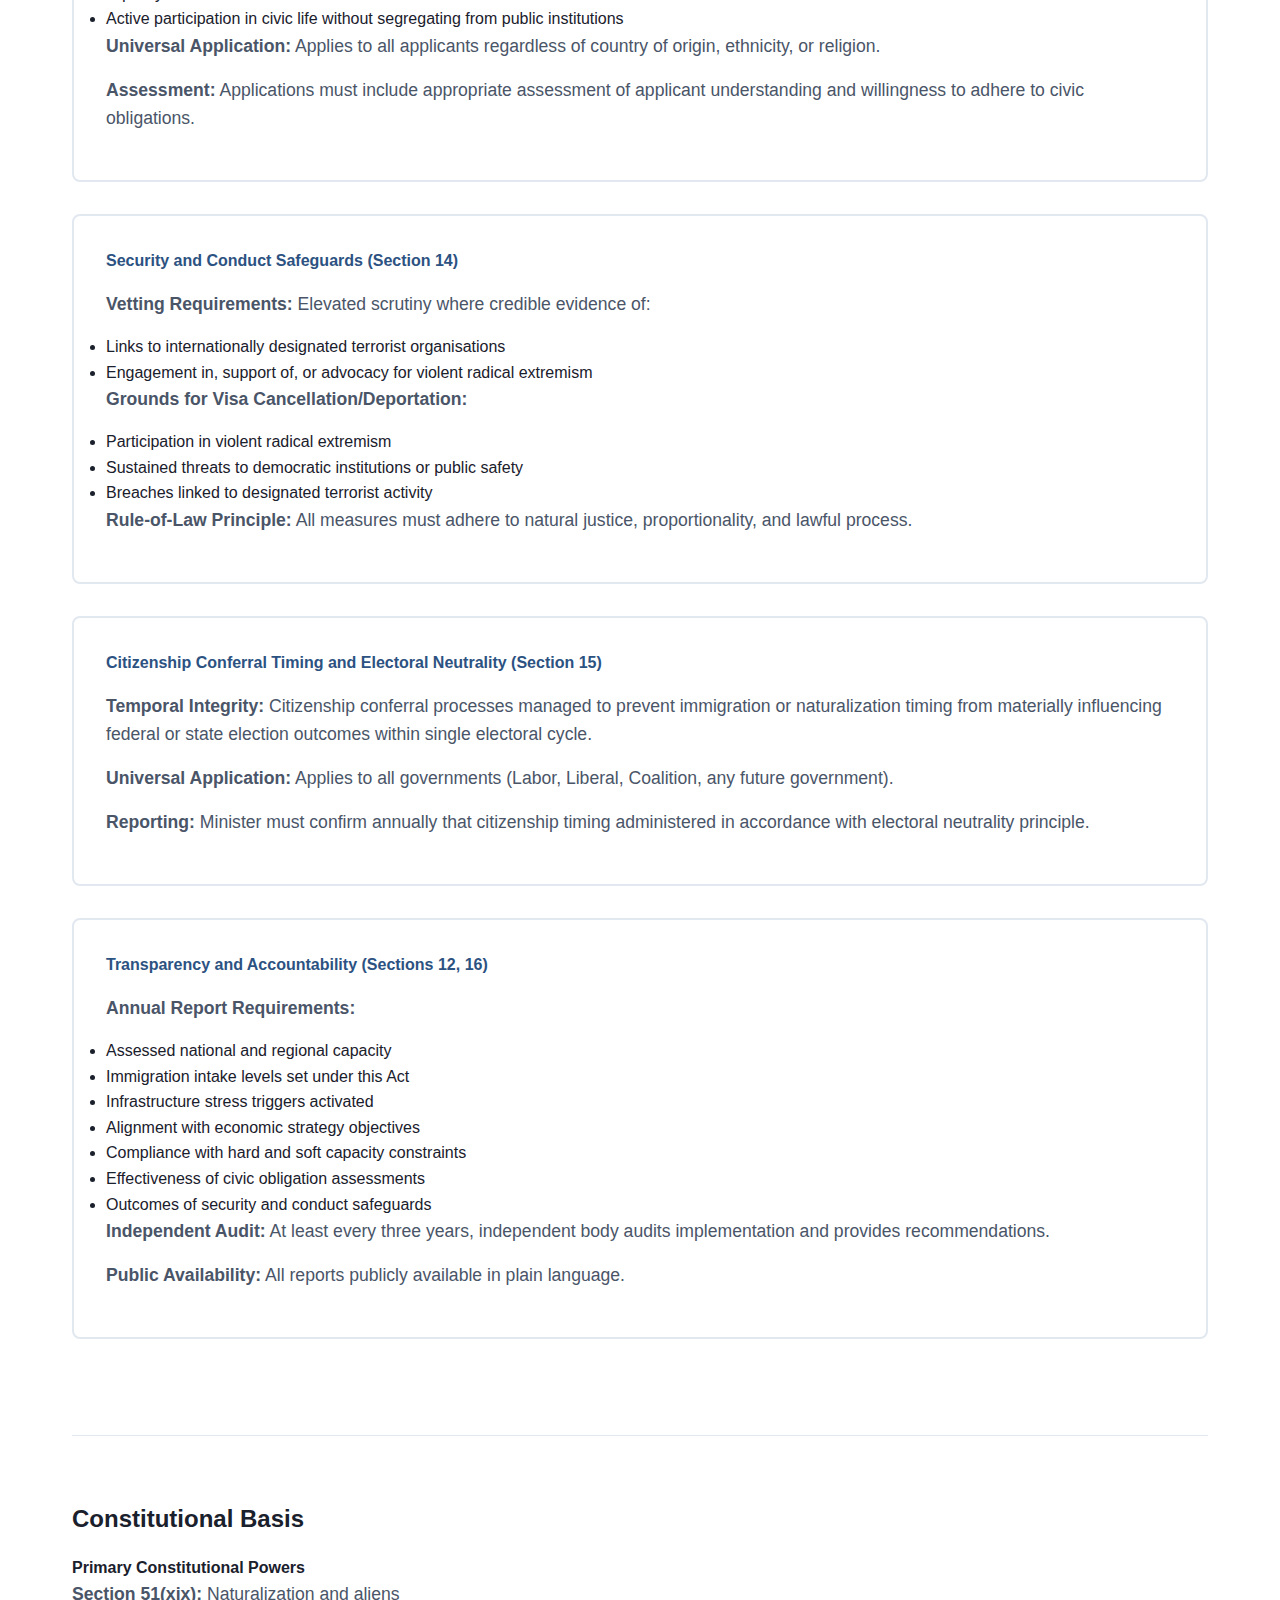
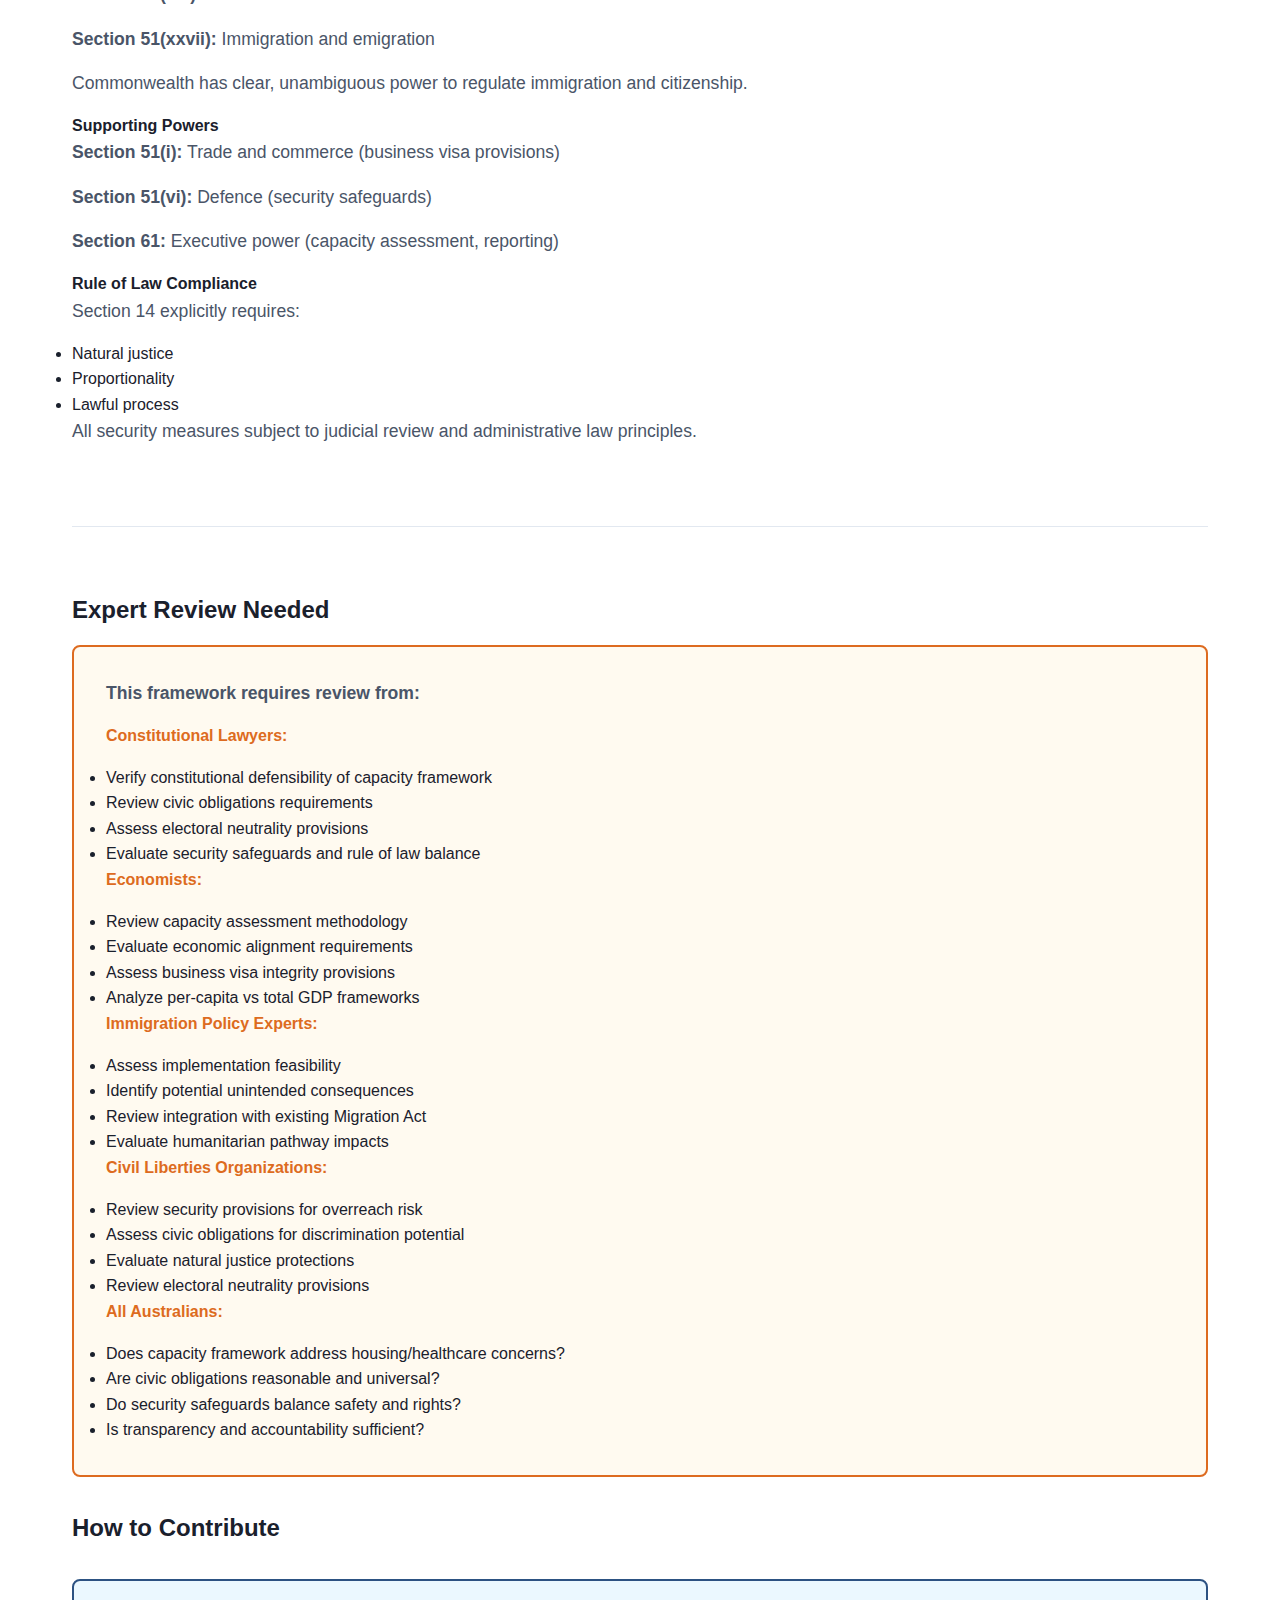
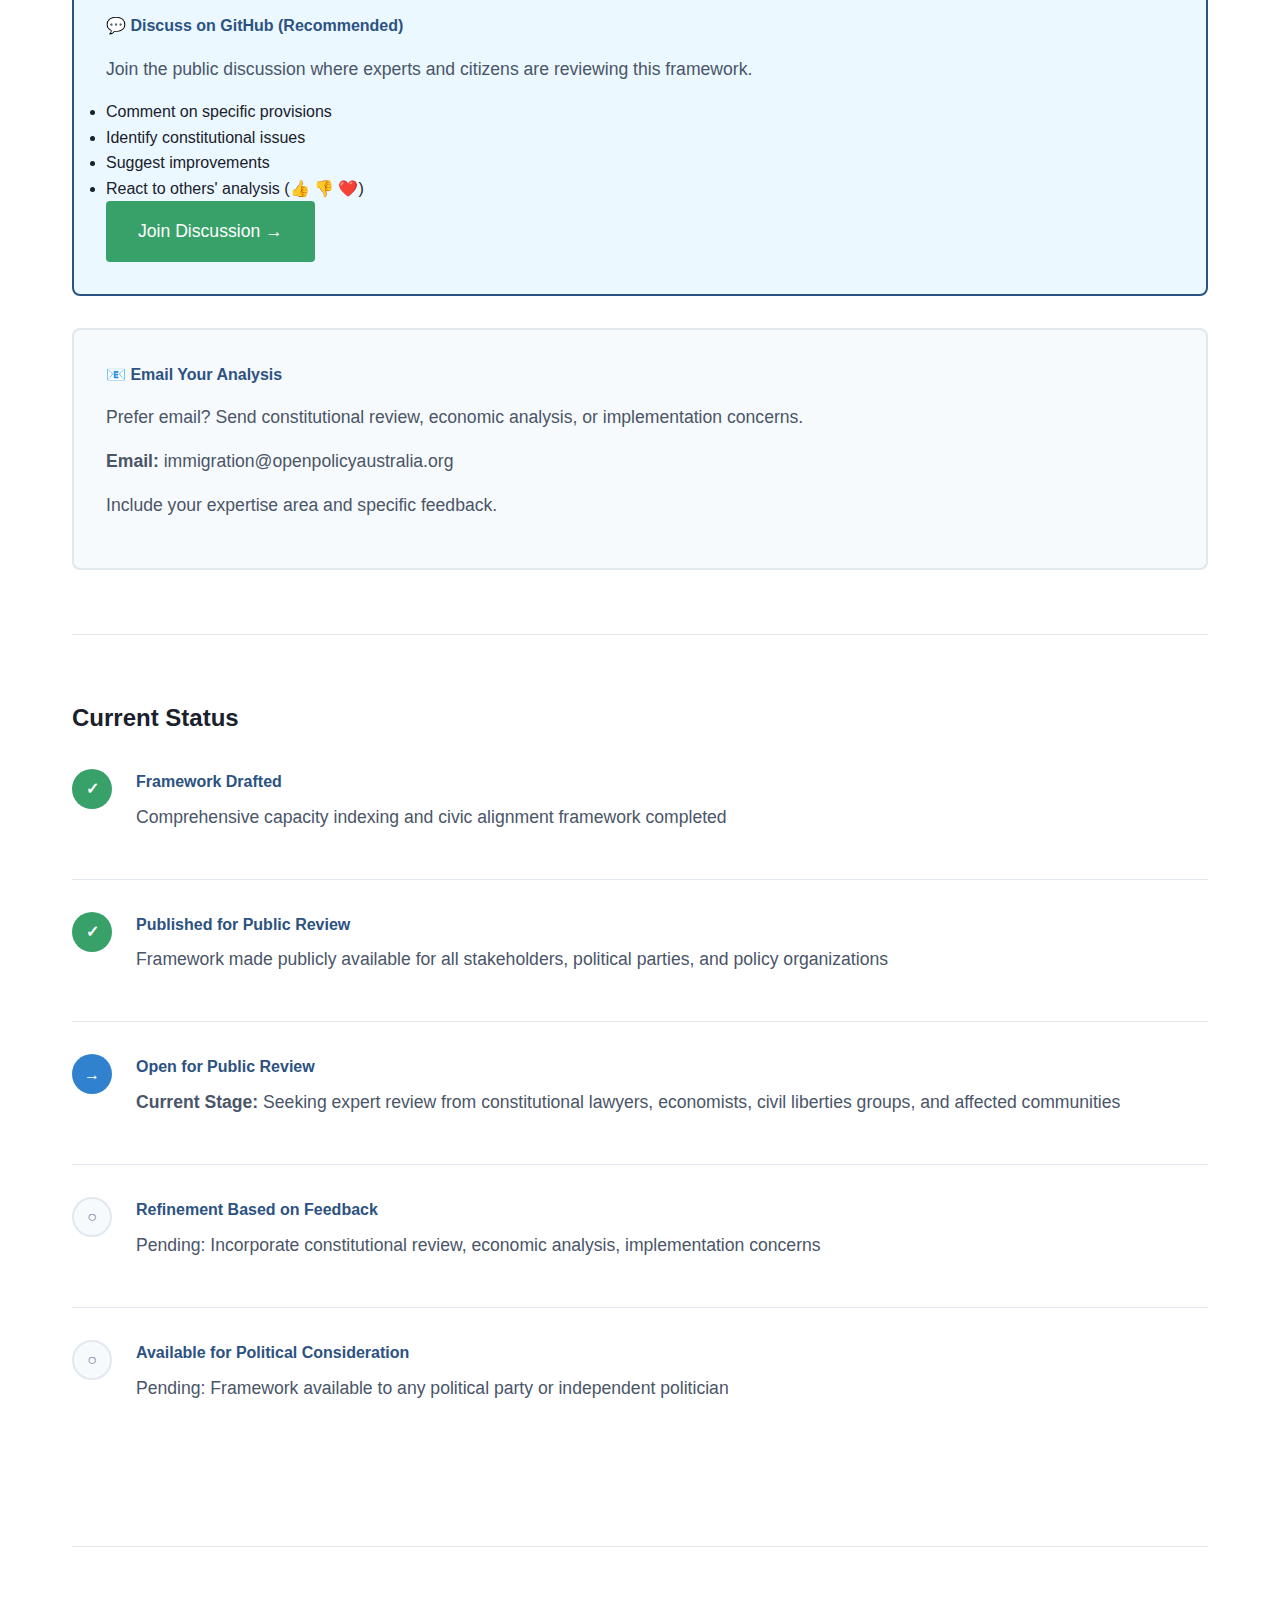
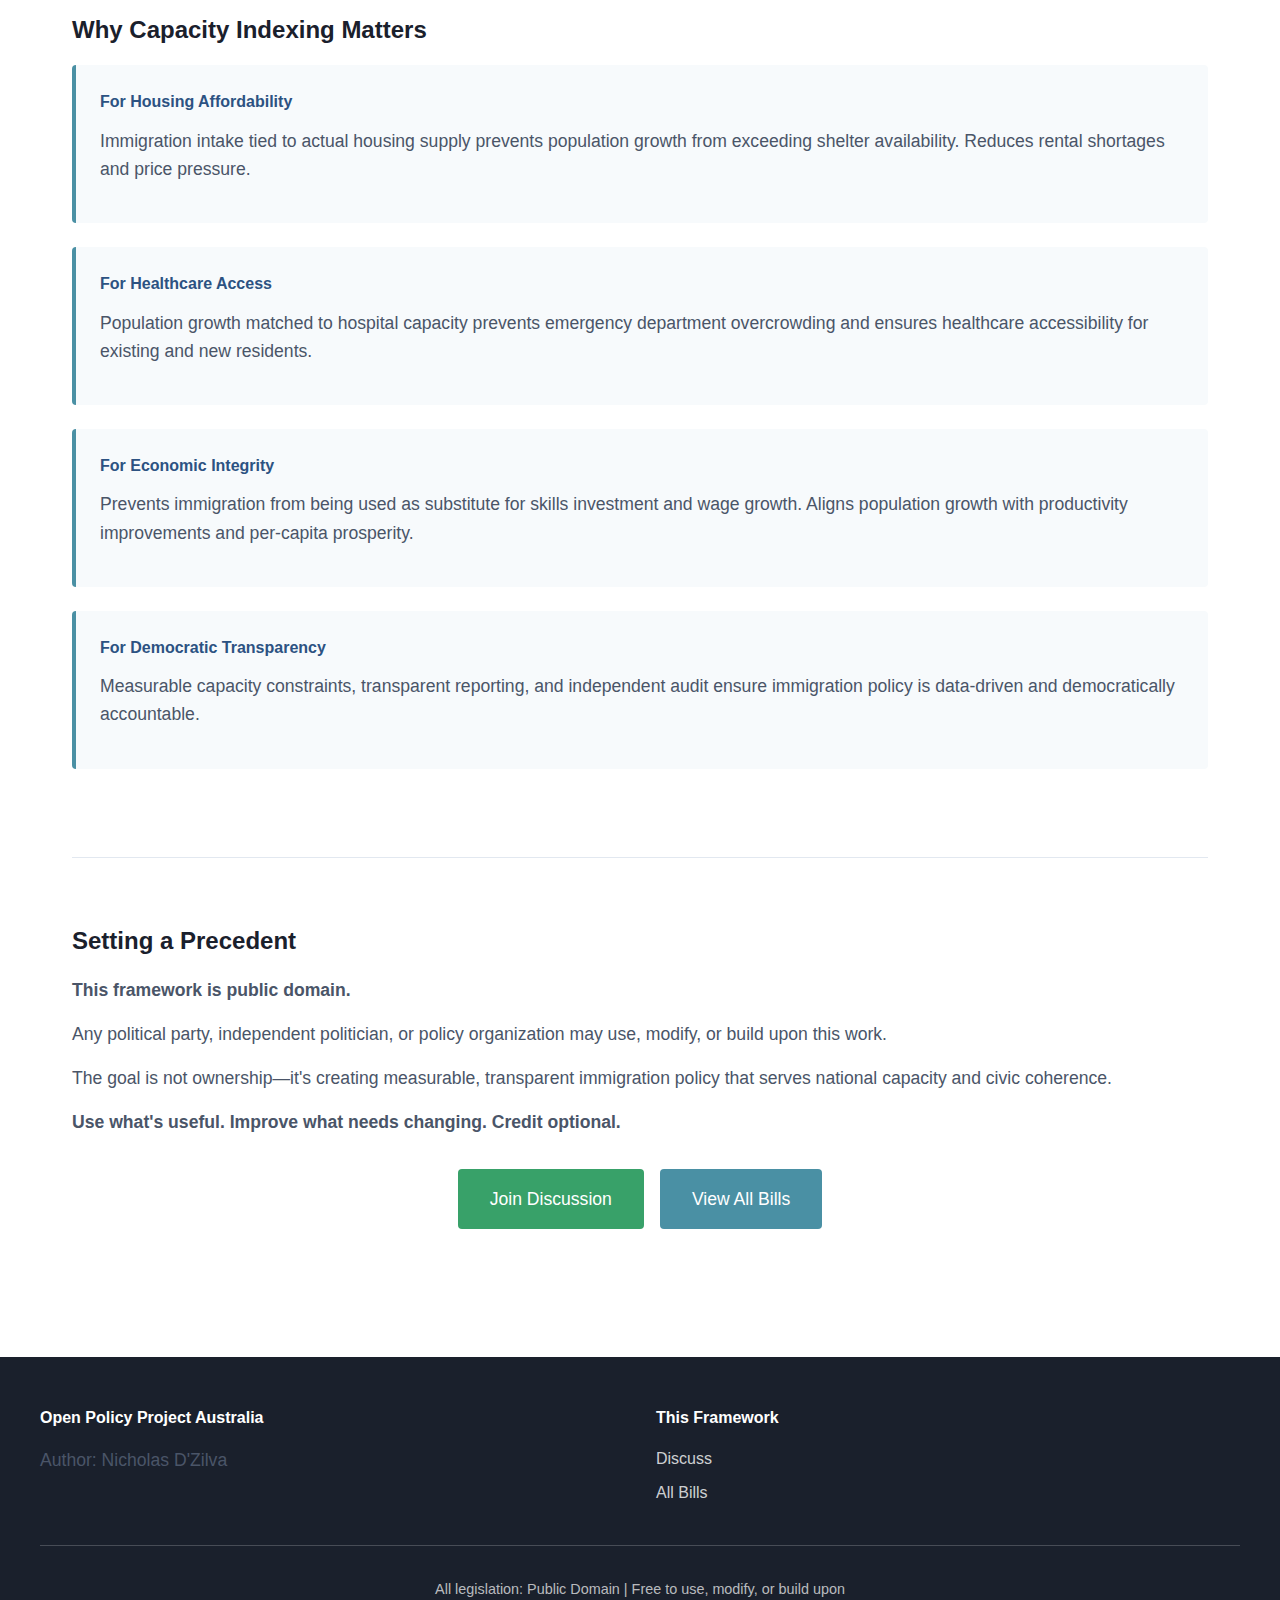
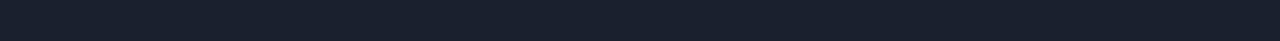
<file: bills/immigration-capacity-bill.html>
<!DOCTYPE html>
<html lang="en">
<head>
    <meta charset="UTF-8">
    <meta name="viewport" content="width=device-width, initial-scale=1.0">
    <title>Immigration Capacity, Integrity and Civic Alignment Act - Open Policy Project Australia</title>
    <link rel="stylesheet" href="../style.css">
</head>
<body>
    <header>
        <nav>
            <div class="nav-container">
                <h1>Open Policy Project Australia</h1>
                <ul>
                    <li><a href="../index.html">Home</a></li>
                    <li><a href="../index.html#bills">All Bills</a></li>
                    <li><a href="../contribute.html">Contribute</a></li>
                </ul>
            </div>
        </nav>
    </header>

    <main>
        <section id="bill-header">
            <div class="bill-title-section">
                <h2>Immigration Capacity, Integrity and Civic Alignment Act 20XX</h2>
                <span class="bill-status seeking-review">Open for Review</span>
            </div>
            
            <div class="bill-meta">
                <p><strong>Author:</strong> Nicholas D'Zilva</p>
                <p><strong>Status:</strong> Open for review - Available to all political parties and independent politicians</p>
                <p><strong>Target:</strong> Federal Parliament of Australia</p>
                <p><strong>Purpose:</strong> Align immigration intake with measurable national capacity constraints</p>
            </div>
        </section>

        <section id="summary">
            <h3>Executive Summary</h3>
            
            <div class="problem-box">
                <h4>The Structural Problem</h4>
                <p>Australia's immigration program currently operates without measurable capacity constraints, creating systemic pressures:</p>
                
                <ul>
                    <li><strong>Housing Crisis:</strong> Immigration intake exceeds net housing supply, driving rental shortages and price inflation</li>
                    <li><strong>Healthcare Strain:</strong> Hospital overcrowding and emergency department pressure from population growth exceeding service capacity</li>
                    <li><strong>Infrastructure Lag:</strong> Population growth outpaces water, energy, transport, and essential service provision</li>
                    <li><strong>Statistical Distortion:</strong> Migration-driven business activity obscures genuine economic performance and small business viability</li>
                    <li><strong>Economic Substitution:</strong> Immigration used as substitute for skills investment, wage growth, and productivity improvements</li>
                </ul>
            </div>

            <div class="solution-box">
                <h4>The Capacity Framework Solution</h4>
                <p>This bill establishes a measurable, transparent framework that ties immigration intake to demonstrated national capacity.</p>
                
                <p><strong>Core Mechanisms:</strong></p>
                <ul>
                    <li>National Capacity Assessment Framework (hard and soft constraints)</li>
                    <li>Mandatory capacity indexing before annual intake determination</li>
                    <li>Infrastructure stress triggers (automatic reduction when capacity exceeded)</li>
                    <li>Economic alignment with sovereign productivity strategy</li>
                    <li>Transparent public reporting and independent audit</li>
                </ul>
                
                <p><strong>This is data-driven policy, not ideological restriction.</strong></p>
            </div>

            <div class="approach-note">
                <h4>What This Framework Does NOT Do</h4>
                <ul class="avoids-list">
                    <li>❌ Does NOT ban immigration</li>
                    <li>❌ Does NOT impose racial or ethnic quotas</li>
                    <li>❌ Does NOT target specific countries or religions</li>
                    <li>❌ Does NOT prevent economic migration</li>
                    <li>❌ Does NOT eliminate humanitarian pathways</li>
                </ul>
                <p><strong>This framework ensures immigration operates within measurable capacity limits.</strong></p>
            </div>
        </section>

        <section id="key-provisions">
            <h3>Part 1: Objects and Guiding Principles</h3>

            <div class="provision-card">
                <h4>Objects of the Act (Section 3)</h4>
                <p>Immigration must:</p>
                <ul>
                    <li>Operate within demonstrable national capacity</li>
                    <li>Protect housing, healthcare, infrastructure from unsustainable pressure</li>
                    <li>Align with sovereign and sustainable economic model</li>
                    <li>Preserve integrity of democratic and statistical systems</li>
                    <li>Reinforce civic obligations of permanent residence and citizenship</li>
                    <li>Include safeguards against violent extremism with rule of law protections</li>
                </ul>
            </div>

            <div class="provision-card">
                <h4>Guiding Principles (Section 4)</h4>
                
                <p><strong>1. Capacity Alignment:</strong> Immigration must not exceed capacity to provide housing, healthcare, infrastructure without displacing existing residents.</p>
                
                <p><strong>2. Economic Coherence:</strong> Immigration complements (not substitutes) sovereign economic strategy prioritizing productivity, skills, domestic industry.</p>
                
                <p><strong>3. Data Integrity:</strong> Immigration must not distort economic statistics or labor market signals used for democratic accountability.</p>
                
                <p><strong>4. Democratic Neutrality:</strong> Immigration and citizenship processes must not distort electoral outcomes within single electoral cycle.</p>
                
                <p><strong>5. Civic Reciprocity:</strong> Permanent residence and citizenship entail mutual obligations including respect for law and secular governance.</p>
                
                <p><strong>6. Security and Public Safety:</strong> Proportionate, lawful safeguards against violent extremism based on conduct and demonstrable risk.</p>
            </div>

            <h3 style="margin-top: 2rem;">Part 2: Capacity Indexing and Economic Alignment</h3>

            <div class="provision-card">
                <h4>National Capacity Assessment Framework (Section 7)</h4>
                <p><strong>Mandatory Indicators:</strong></p>
                <ul>
                    <li>Net increase in habitable housing stock</li>
                    <li>National and regional rental vacancy rates</li>
                    <li>Public hospital bed availability and emergency department capacity</li>
                    <li>Availability of essential service workers (healthcare, education, emergency)</li>
                    <li>Infrastructure utilization (water, energy, transport)</li>
                </ul>
                
                <p><strong>Critical Requirement:</strong> Only demonstrated, current capacity may be relied upon. Projected or proposed infrastructure cannot be treated as available until operational.</p>
            </div>

            <div class="provision-card">
                <h4>Capacity-Indexed Immigration Intake (Section 8)</h4>
                <p>Before each financial year, Minister must determine maximum immigration intake consistent with Capacity Assessment Framework.</p>
                
                <p><strong>Hard Prohibition:</strong> Immigration intake must not exceed hard capacity constraints at national or regional level.</p>
                
                <p><strong>Regional Application:</strong> Where regional migration programs exist, capacity assessed at regional level, not inferred from national averages.</p>
            </div>

            <div class="provision-card">
                <h4>Infrastructure Stress Trigger (Section 9)</h4>
                <p>When indicators demonstrate sustained infrastructure stress:</p>
                <ul>
                    <li>Housing shortages</li>
                    <li>Hospital overcrowding</li>
                    <li>Essential service workforce depletion</li>
                </ul>
                
                <p><strong>Mandatory Response:</strong> Minister must suspend intake increases or reduce intake levels until capacity stabilizes.</p>
                
                <p><strong>Duration:</strong> Suspension/reduction remains until updated assessments show restored capacity.</p>
            </div>

            <div class="provision-card">
                <h4>Economic Alignment Requirement (Section 10)</h4>
                <p><strong>Sovereign Economic Alignment:</strong> Immigration must align with strategy prioritizing:</p>
                <ul>
                    <li>Productivity growth</li>
                    <li>Skills development and domestic training pipelines</li>
                    <li>Value-added industry and domestic enterprise</li>
                    <li>Per-capita economic outcomes</li>
                </ul>
                
                <p><strong>Prohibition on Substitution:</strong> Immigration must not be used as substitute for domestic skills investment, wage growth, or structural economic reform.</p>
            </div>

            <div class="provision-card">
                <h4>Business and Investment Visa Integrity (Section 11)</h4>
                <p>Minister may impose caps on business/investment visas where evidence shows they're used primarily as migration vehicles rather than productive enterprises.</p>
                
                <p><strong>Market Distortion Test:</strong> Consider whether migration-linked business activity:</p>
                <ul>
                    <li>Distorts competition with domestic small businesses</li>
                    <li>Operates at sustained artificial losses inconsistent with viability</li>
                    <li>Obscures true business failure statistics</li>
                </ul>
                
                <p><strong>Statistical Integrity:</strong> Businesses primarily established for migration qualification must be identified separately for statistical reporting.</p>
            </div>

            <h3 style="margin-top: 2rem;">Part 3: Civic Alignment, Security, and Safeguards</h3>

            <div class="provision-card">
                <h4>Civic Obligations (Section 13)</h4>
                <p>Applicants for permanent residence or citizenship undertake mutual commitment including:</p>
                <ul>
                    <li>Respect for Australian law and Constitution</li>
                    <li>Acceptance of secular governance as foundation of public institutions</li>
                    <li>Equality before the law</li>
                    <li>Active participation in civic life without segregating from public institutions</li>
                </ul>
                
                <p><strong>Universal Application:</strong> Applies to all applicants regardless of country of origin, ethnicity, or religion.</p>
                
                <p><strong>Assessment:</strong> Applications must include appropriate assessment of applicant understanding and willingness to adhere to civic obligations.</p>
            </div>

            <div class="provision-card">
                <h4>Security and Conduct Safeguards (Section 14)</h4>
                <p><strong>Vetting Requirements:</strong> Elevated scrutiny where credible evidence of:</p>
                <ul>
                    <li>Links to internationally designated terrorist organisations</li>
                    <li>Engagement in, support of, or advocacy for violent radical extremism</li>
                </ul>
                
                <p><strong>Grounds for Visa Cancellation/Deportation:</strong></p>
                <ul>
                    <li>Participation in violent radical extremism</li>
                    <li>Sustained threats to democratic institutions or public safety</li>
                    <li>Breaches linked to designated terrorist activity</li>
                </ul>
                
                <p><strong>Rule-of-Law Principle:</strong> All measures must adhere to natural justice, proportionality, and lawful process.</p>
            </div>

            <div class="provision-card">
                <h4>Citizenship Conferral Timing and Electoral Neutrality (Section 15)</h4>
                <p><strong>Temporal Integrity:</strong> Citizenship conferral processes managed to prevent immigration or naturalization timing from materially influencing federal or state election outcomes within single electoral cycle.</p>
                
                <p><strong>Universal Application:</strong> Applies to all governments (Labor, Liberal, Coalition, any future government).</p>
                
                <p><strong>Reporting:</strong> Minister must confirm annually that citizenship timing administered in accordance with electoral neutrality principle.</p>
            </div>

            <div class="provision-card">
                <h4>Transparency and Accountability (Sections 12, 16)</h4>
                <p><strong>Annual Report Requirements:</strong></p>
                <ul>
                    <li>Assessed national and regional capacity</li>
                    <li>Immigration intake levels set under this Act</li>
                    <li>Infrastructure stress triggers activated</li>
                    <li>Alignment with economic strategy objectives</li>
                    <li>Compliance with hard and soft capacity constraints</li>
                    <li>Effectiveness of civic obligation assessments</li>
                    <li>Outcomes of security and conduct safeguards</li>
                </ul>
                
                <p><strong>Independent Audit:</strong> At least every three years, independent body audits implementation and provides recommendations.</p>
                
                <p><strong>Public Availability:</strong> All reports publicly available in plain language.</p>
            </div>
        </section>

        <section id="constitutional">
            <h3>Constitutional Basis</h3>
            
            <div class="constitutional-points">
                <div class="point-card">
                    <h4>Primary Constitutional Powers</h4>
                    <p><strong>Section 51(xix):</strong> Naturalization and aliens</p>
                    <p><strong>Section 51(xxvii):</strong> Immigration and emigration</p>
                    <p>Commonwealth has clear, unambiguous power to regulate immigration and citizenship.</p>
                </div>
                
                <div class="point-card">
                    <h4>Supporting Powers</h4>
                    <p><strong>Section 51(i):</strong> Trade and commerce (business visa provisions)</p>
                    <p><strong>Section 51(vi):</strong> Defence (security safeguards)</p>
                    <p><strong>Section 61:</strong> Executive power (capacity assessment, reporting)</p>
                </div>
                
                <div class="point-card">
                    <h4>Rule of Law Compliance</h4>
                    <p>Section 14 explicitly requires:</p>
                    <ul>
                        <li>Natural justice</li>
                        <li>Proportionality</li>
                        <li>Lawful process</li>
                    </ul>
                    <p>All security measures subject to judicial review and administrative law principles.</p>
                </div>
            </div>
        </section>

        <section id="discuss">
            <h3>Expert Review Needed</h3>
            
            <div class="farmer-input-box">
                <p><strong>This framework requires review from:</strong></p>
                
                <h4>Constitutional Lawyers:</h4>
                <ul>
                    <li>Verify constitutional defensibility of capacity framework</li>
                    <li>Review civic obligations requirements</li>
                    <li>Assess electoral neutrality provisions</li>
                    <li>Evaluate security safeguards and rule of law balance</li>
                </ul>
                
                <h4>Economists:</h4>
                <ul>
                    <li>Review capacity assessment methodology</li>
                    <li>Evaluate economic alignment requirements</li>
                    <li>Assess business visa integrity provisions</li>
                    <li>Analyze per-capita vs total GDP frameworks</li>
                </ul>
                
                <h4>Immigration Policy Experts:</h4>
                <ul>
                    <li>Assess implementation feasibility</li>
                    <li>Identify potential unintended consequences</li>
                    <li>Review integration with existing Migration Act</li>
                    <li>Evaluate humanitarian pathway impacts</li>
                </ul>
                
                <h4>Civil Liberties Organizations:</h4>
                <ul>
                    <li>Review security provisions for overreach risk</li>
                    <li>Assess civic obligations for discrimination potential</li>
                    <li>Evaluate natural justice protections</li>
                    <li>Review electoral neutrality provisions</li>
                </ul>
                
                <h4>All Australians:</h4>
                <ul>
                    <li>Does capacity framework address housing/healthcare concerns?</li>
                    <li>Are civic obligations reasonable and universal?</li>
                    <li>Do security safeguards balance safety and rights?</li>
                    <li>Is transparency and accountability sufficient?</li>
                </ul>
            </div>

            <h3>How to Contribute</h3>
            
            <div class="contribution-methods">
                <div class="method-card primary">
                    <h4>💬 Discuss on GitHub (Recommended)</h4>
                    <p>Join the public discussion where experts and citizens are reviewing this framework.</p>
                    <ul>
                        <li>Comment on specific provisions</li>
                        <li>Identify constitutional issues</li>
                        <li>Suggest improvements</li>
                        <li>React to others' analysis (👍 👎 ❤️)</li>
                    </ul>
                    <a href="https://github.com/constituencyinversion/Open-Policy-Project-Australia-/discussions" class="btn large primary">Join Discussion →</a>
                </div>

                <div class="method-card">
                    <h4>📧 Email Your Analysis</h4>
                    <p>Prefer email? Send constitutional review, economic analysis, or implementation concerns.</p>
                    <p><strong>Email:</strong> immigration@openpolicyaustralia.org</p>
                    <p>Include your expertise area and specific feedback.</p>
                </div>
            </div>
        </section>

        <section id="status">
            <h3>Current Status</h3>
            
            <div class="status-timeline">
                <div class="timeline-item complete">
                    <div class="timeline-marker">✓</div>
                    <div class="timeline-content">
                        <h4>Framework Drafted</h4>
                        <p>Comprehensive capacity indexing and civic alignment framework completed</p>
                    </div>
                </div>
                
                <div class="timeline-item complete">
                    <div class="timeline-marker">✓</div>
                    <div class="timeline-content">
                        <h4>Published for Public Review</h4>
                        <p>Framework made publicly available for all stakeholders, political parties, and policy organizations</p>
                    </div>
                </div>
                
                <div class="timeline-item current">
                    <div class="timeline-marker">→</div>
                    <div class="timeline-content">
                        <h4>Open for Public Review</h4>
                        <p><strong>Current Stage:</strong> Seeking expert review from constitutional lawyers, economists, civil liberties groups, and affected communities</p>
                    </div>
                </div>
                
                <div class="timeline-item pending">
                    <div class="timeline-marker">○</div>
                    <div class="timeline-content">
                        <h4>Refinement Based on Feedback</h4>
                        <p>Pending: Incorporate constitutional review, economic analysis, implementation concerns</p>
                    </div>
                </div>
                
                <div class="timeline-item pending">
                    <div class="timeline-marker">○</div>
                    <div class="timeline-content">
                        <h4>Available for Political Consideration</h4>
                        <p>Pending: Framework available to any political party or independent politician</p>
                    </div>
                </div>
            </div>
        </section>

        <section id="why-matters">
            <h3>Why Capacity Indexing Matters</h3>
            
            <div class="impact-box">
                <h4>For Housing Affordability</h4>
                <p>Immigration intake tied to actual housing supply prevents population growth from exceeding shelter availability. Reduces rental shortages and price pressure.</p>
            </div>

            <div class="impact-box">
                <h4>For Healthcare Access</h4>
                <p>Population growth matched to hospital capacity prevents emergency department overcrowding and ensures healthcare accessibility for existing and new residents.</p>
            </div>

            <div class="impact-box">
                <h4>For Economic Integrity</h4>
                <p>Prevents immigration from being used as substitute for skills investment and wage growth. Aligns population growth with productivity improvements and per-capita prosperity.</p>
            </div>

            <div class="impact-box">
                <h4>For Democratic Transparency</h4>
                <p>Measurable capacity constraints, transparent reporting, and independent audit ensure immigration policy is data-driven and democratically accountable.</p>
            </div>
        </section>

        <section id="precedent">
            <h3>Setting a Precedent</h3>
            
            <div class="cta-box">
                <p><strong>This framework is public domain.</strong></p>
                <p>Any political party, independent politician, or policy organization may use, modify, or build upon this work.</p>
                <p>The goal is not ownership—it's creating measurable, transparent immigration policy that serves national capacity and civic coherence.</p>
                <p><strong>Use what's useful. Improve what needs changing. Credit optional.</strong></p>
                <div class="cta-buttons">
                    <a href="https://github.com/constituencyinversion/Open-Policy-Project-Australia-/discussions" class="btn large primary">Join Discussion</a>
                    <a href="../index.html#bills" class="btn large secondary">View All Bills</a>
                </div>
            </div>
        </section>
    </main>

    <footer>
        <div class="footer-content">
            <div class="footer-section">
                <h4>Open Policy Project Australia</h4>
                <p>Author: Nicholas D'Zilva</p>
            </div>
            <div class="footer-section">
                <h4>This Framework</h4>
                <ul>
                    <li><a href="https://github.com/constituencyinversion/Open-Policy-Project-Australia-/discussions">Discuss</a></li>
                    <li><a href="../index.html#bills">All Bills</a></li>
                </ul>
            </div>
        </div>
        <div class="footer-bottom">
            <p>All legislation: Public Domain | Free to use, modify, or build upon</p>
        </div>
    </footer>
</body>
</html>
</file>
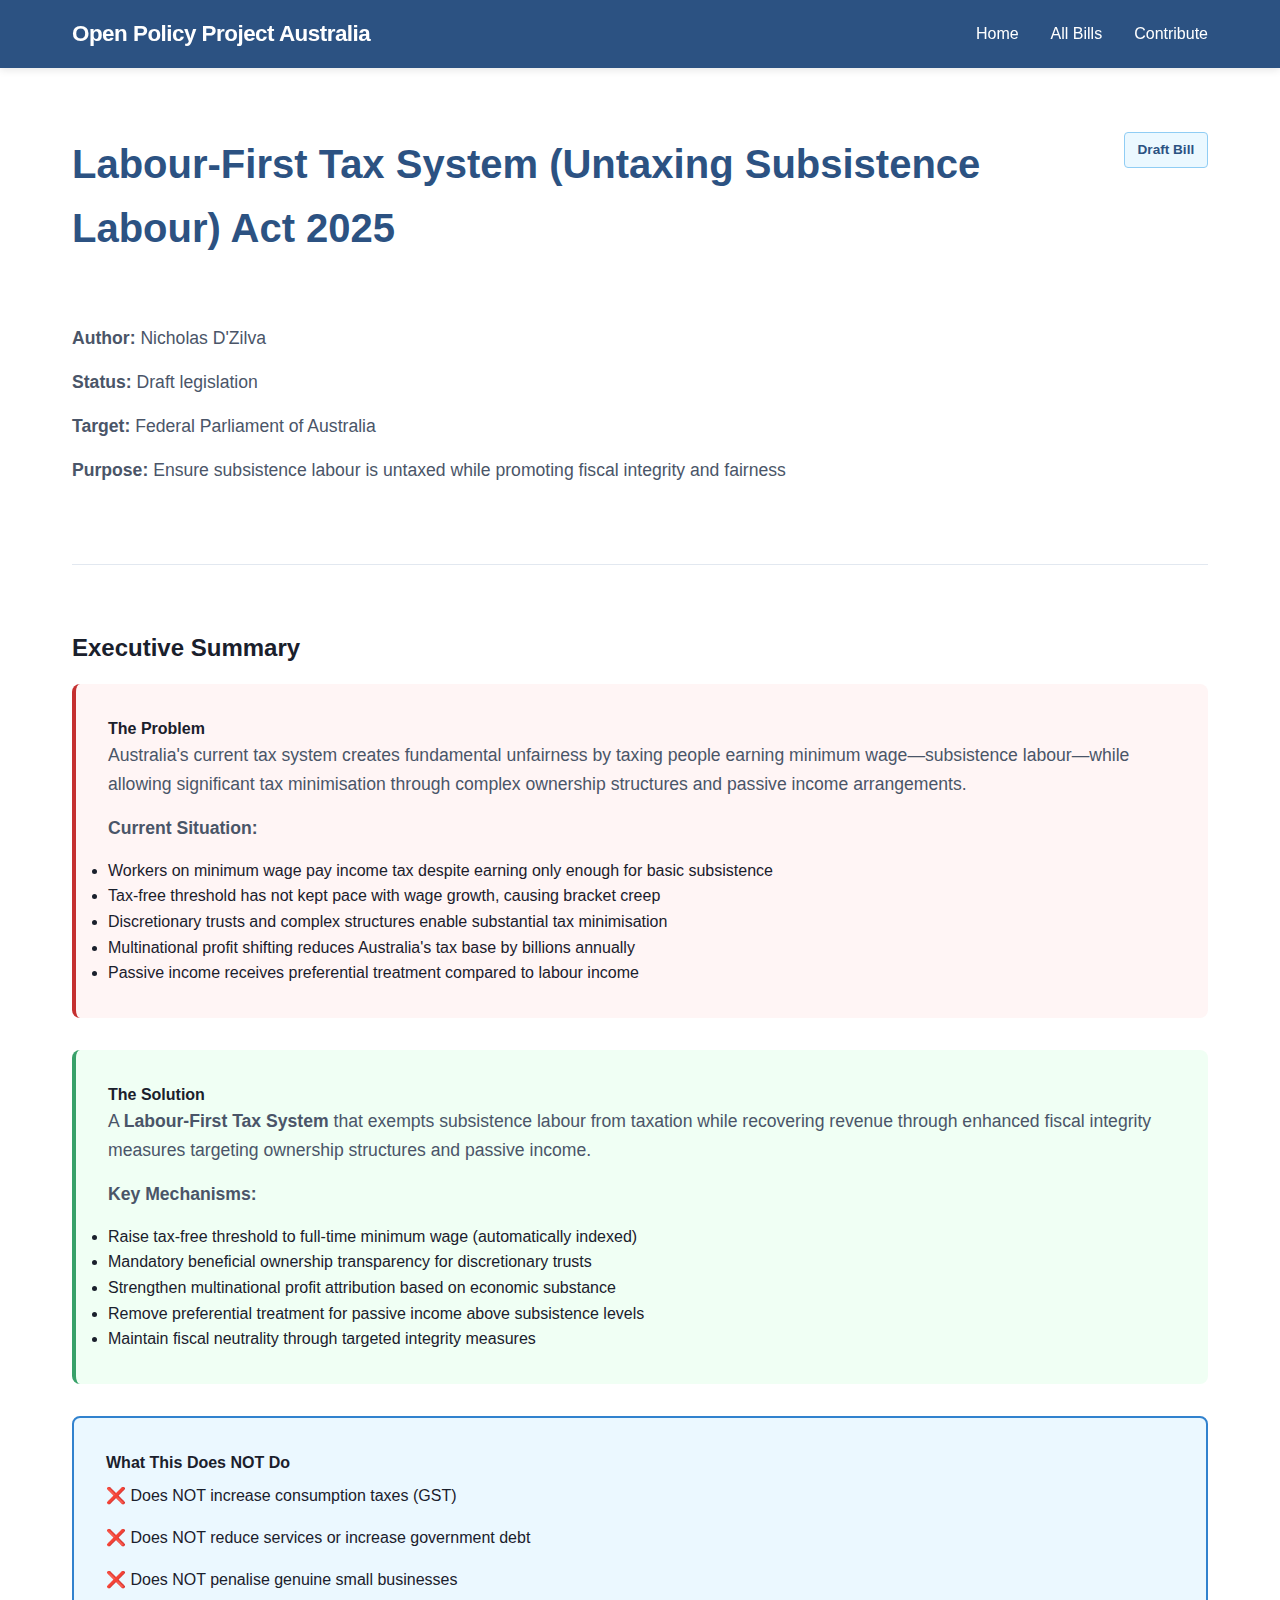
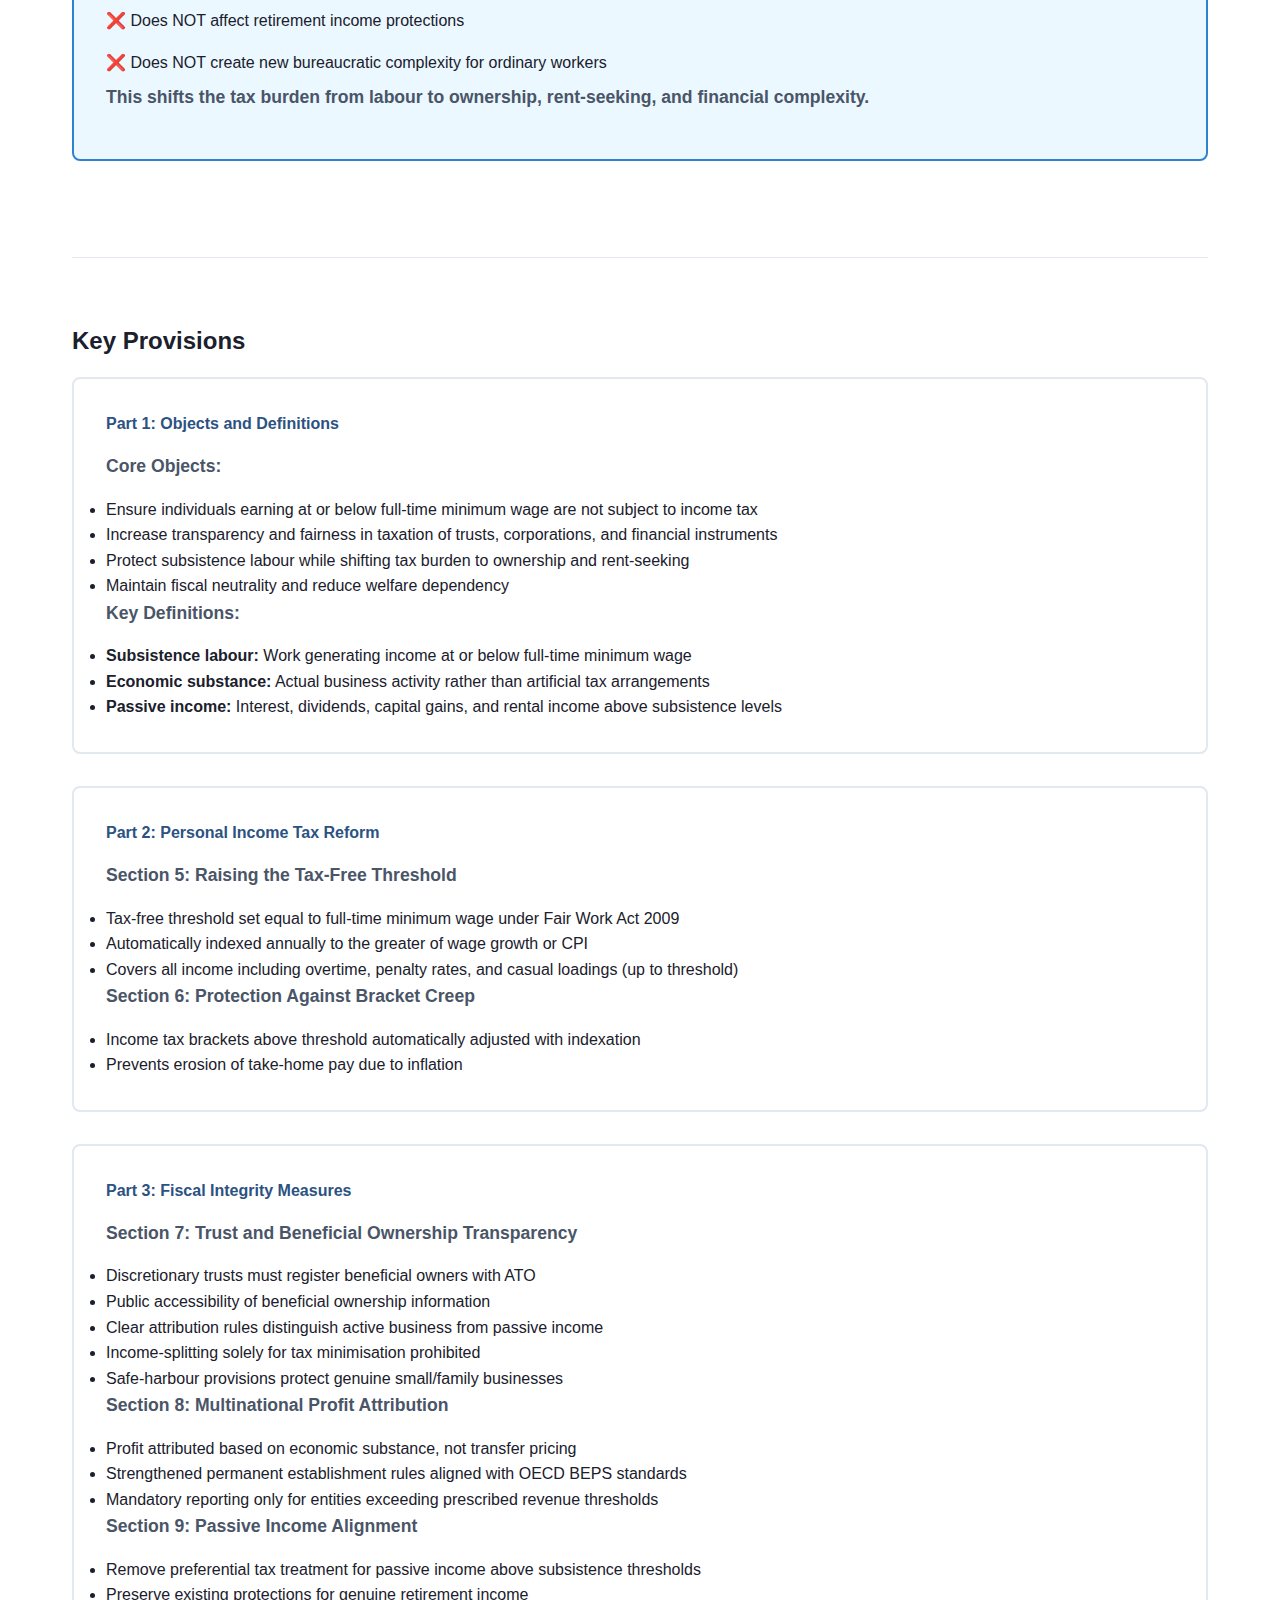
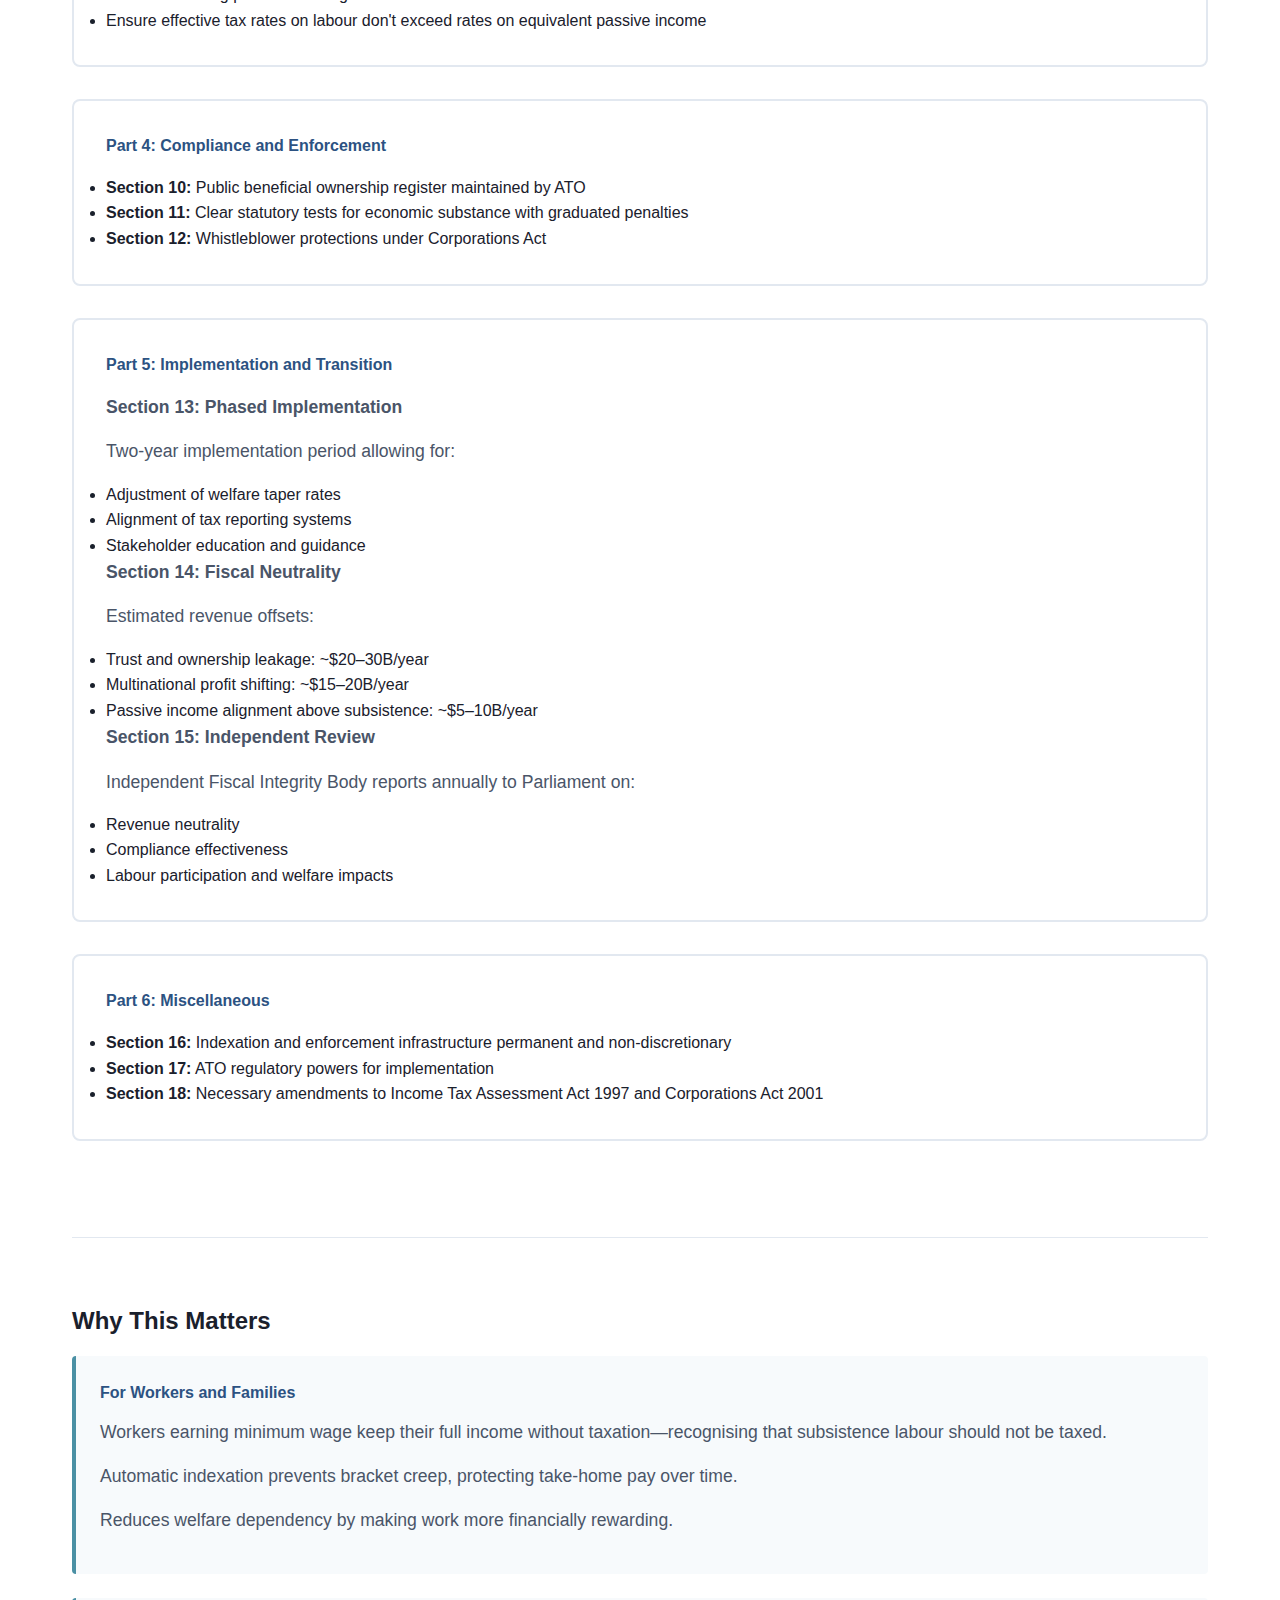
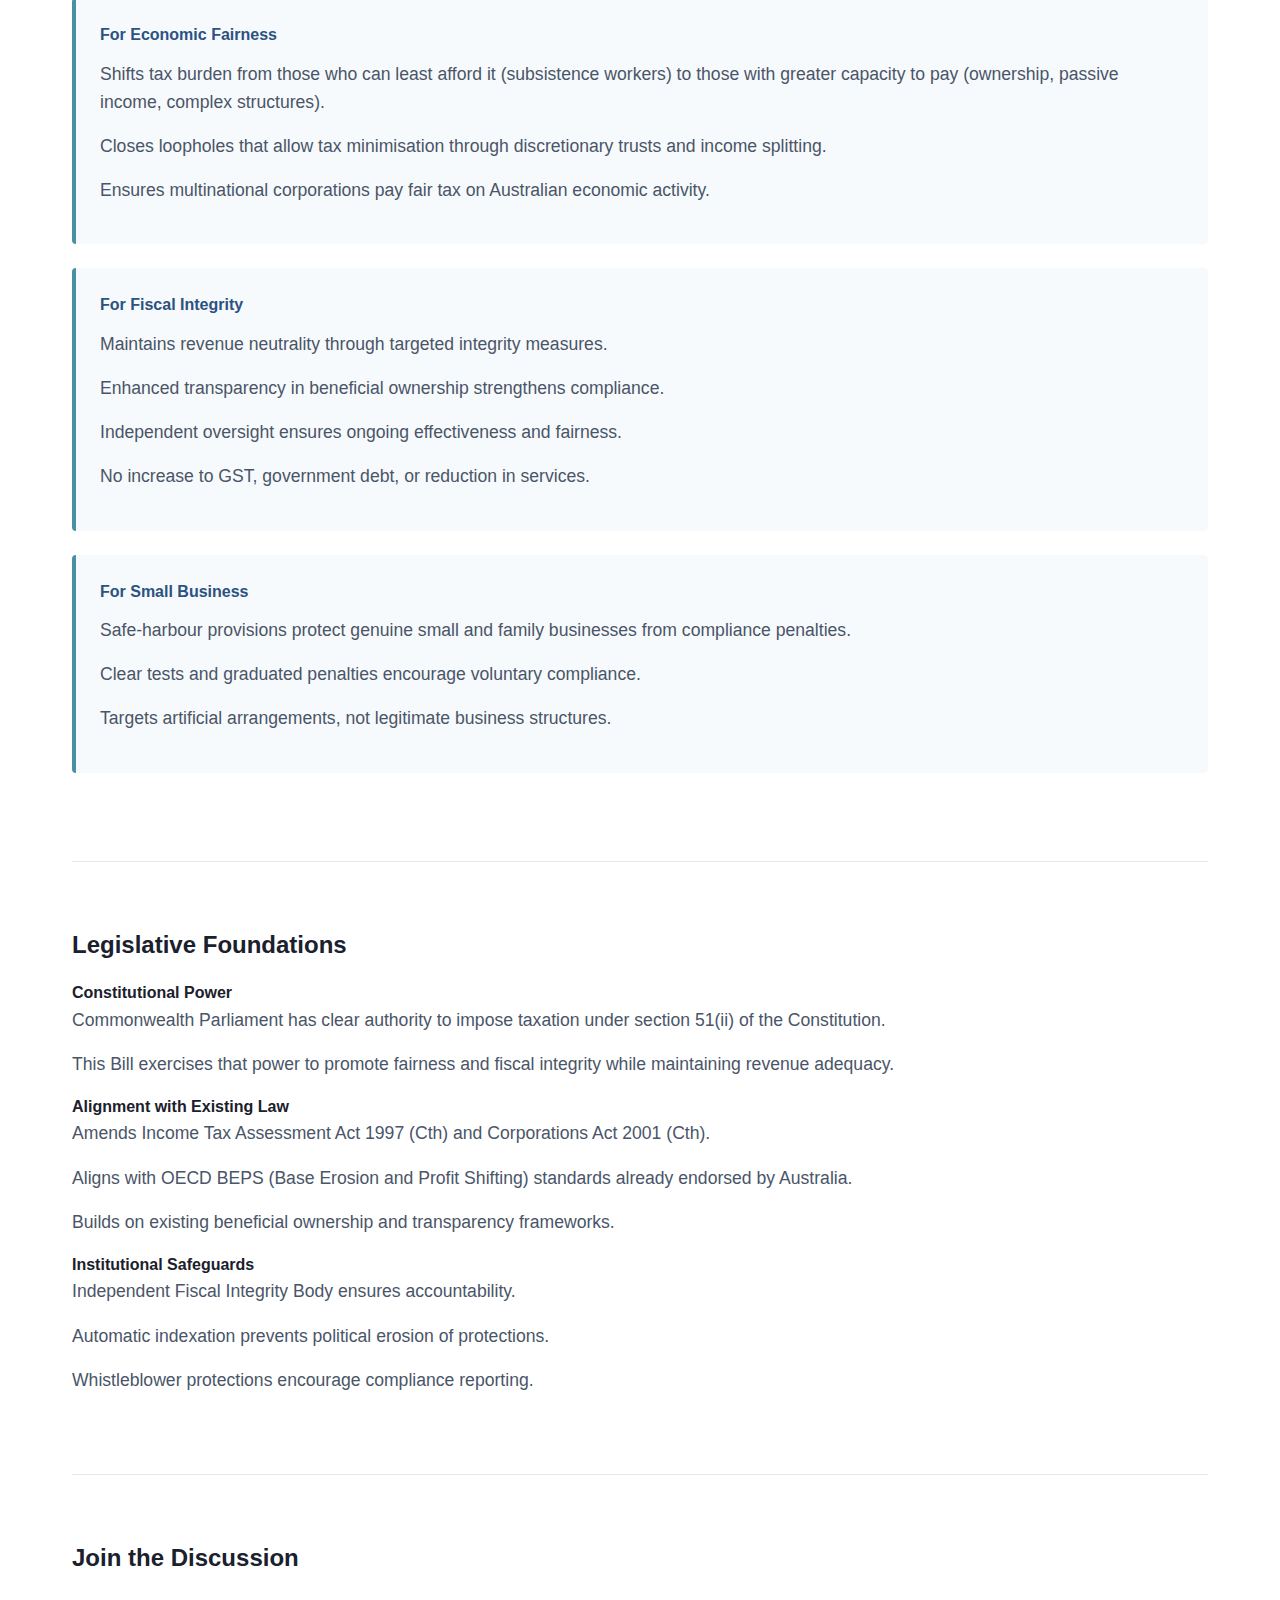
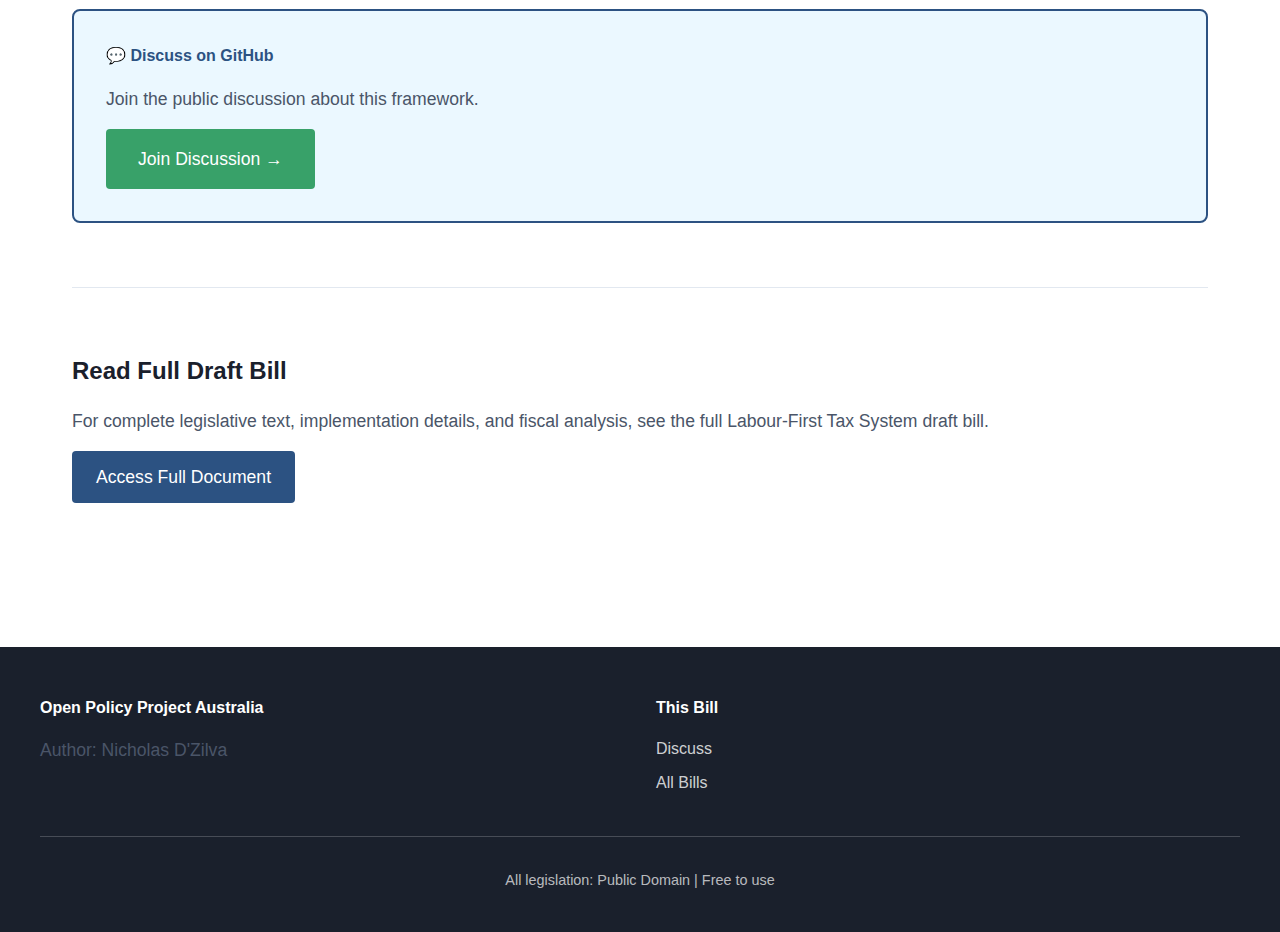
<file: bills/labour-first-tax-system.html>
<!DOCTYPE html>
<html lang="en">
<head>
    <meta charset="UTF-8">
    <meta name="viewport" content="width=device-width, initial-scale=1.0">
    <title>Labour-First Tax System Act 2025 - Open Policy Project Australia</title>
    <link rel="stylesheet" href="../style.css">
</head>
<body>
    <header>
        <nav>
            <div class="nav-container">
                <h1>Open Policy Project Australia</h1>
                <ul>
                    <li><a href="../index.html">Home</a></li>
                    <li><a href="../index.html#bills">All Bills</a></li>
                    <li><a href="../contribute.html">Contribute</a></li>
                </ul>
            </div>
        </nav>
    </header>

    <main>
        <section id="bill-header">
            <div class="bill-title-section">
                <h2>Labour-First Tax System (Untaxing Subsistence Labour) Act 2025</h2>
                <span class="bill-status submitted">Draft Bill</span>
            </div>
            
            <div class="bill-meta">
                <p><strong>Author:</strong> Nicholas D'Zilva</p>
                <p><strong>Status:</strong> Draft legislation</p>
                <p><strong>Target:</strong> Federal Parliament of Australia</p>
                <p><strong>Purpose:</strong> Ensure subsistence labour is untaxed while promoting fiscal integrity and fairness</p>
            </div>
        </section>

        <section id="summary">
            <h3>Executive Summary</h3>
            
            <div class="problem-box">
                <h4>The Problem</h4>
                <p>Australia's current tax system creates fundamental unfairness by taxing people earning minimum wage—subsistence labour—while allowing significant tax minimisation through complex ownership structures and passive income arrangements.</p>
                
                <p><strong>Current Situation:</strong></p>
                <ul>
                    <li>Workers on minimum wage pay income tax despite earning only enough for basic subsistence</li>
                    <li>Tax-free threshold has not kept pace with wage growth, causing bracket creep</li>
                    <li>Discretionary trusts and complex structures enable substantial tax minimisation</li>
                    <li>Multinational profit shifting reduces Australia's tax base by billions annually</li>
                    <li>Passive income receives preferential treatment compared to labour income</li>
                </ul>
            </div>

            <div class="solution-box">
                <h4>The Solution</h4>
                <p>A <strong>Labour-First Tax System</strong> that exempts subsistence labour from taxation while recovering revenue through enhanced fiscal integrity measures targeting ownership structures and passive income.</p>
                
                <p><strong>Key Mechanisms:</strong></p>
                <ul>
                    <li>Raise tax-free threshold to full-time minimum wage (automatically indexed)</li>
                    <li>Mandatory beneficial ownership transparency for discretionary trusts</li>
                    <li>Strengthen multinational profit attribution based on economic substance</li>
                    <li>Remove preferential treatment for passive income above subsistence levels</li>
                    <li>Maintain fiscal neutrality through targeted integrity measures</li>
                </ul>
            </div>

            <div class="approach-note">
                <h4>What This Does NOT Do</h4>
                <ul class="avoids-list">
                    <li>❌ Does NOT increase consumption taxes (GST)</li>
                    <li>❌ Does NOT reduce services or increase government debt</li>
                    <li>❌ Does NOT penalise genuine small businesses</li>
                    <li>❌ Does NOT affect retirement income protections</li>
                    <li>❌ Does NOT create new bureaucratic complexity for ordinary workers</li>
                </ul>
                <p><strong>This shifts the tax burden from labour to ownership, rent-seeking, and financial complexity.</strong></p>
            </div>
        </section>

        <section id="key-provisions">
            <h3>Key Provisions</h3>

            <div class="provision-card">
                <h4>Part 1: Objects and Definitions</h4>
                <p><strong>Core Objects:</strong></p>
                <ul>
                    <li>Ensure individuals earning at or below full-time minimum wage are not subject to income tax</li>
                    <li>Increase transparency and fairness in taxation of trusts, corporations, and financial instruments</li>
                    <li>Protect subsistence labour while shifting tax burden to ownership and rent-seeking</li>
                    <li>Maintain fiscal neutrality and reduce welfare dependency</li>
                </ul>
                
                <p><strong>Key Definitions:</strong></p>
                <ul>
                    <li><strong>Subsistence labour:</strong> Work generating income at or below full-time minimum wage</li>
                    <li><strong>Economic substance:</strong> Actual business activity rather than artificial tax arrangements</li>
                    <li><strong>Passive income:</strong> Interest, dividends, capital gains, and rental income above subsistence levels</li>
                </ul>
            </div>

            <div class="provision-card">
                <h4>Part 2: Personal Income Tax Reform</h4>
                <p><strong>Section 5: Raising the Tax-Free Threshold</strong></p>
                <ul>
                    <li>Tax-free threshold set equal to full-time minimum wage under Fair Work Act 2009</li>
                    <li>Automatically indexed annually to the greater of wage growth or CPI</li>
                    <li>Covers all income including overtime, penalty rates, and casual loadings (up to threshold)</li>
                </ul>
                
                <p><strong>Section 6: Protection Against Bracket Creep</strong></p>
                <ul>
                    <li>Income tax brackets above threshold automatically adjusted with indexation</li>
                    <li>Prevents erosion of take-home pay due to inflation</li>
                </ul>
            </div>

            <div class="provision-card">
                <h4>Part 3: Fiscal Integrity Measures</h4>
                
                <p><strong>Section 7: Trust and Beneficial Ownership Transparency</strong></p>
                <ul>
                    <li>Discretionary trusts must register beneficial owners with ATO</li>
                    <li>Public accessibility of beneficial ownership information</li>
                    <li>Clear attribution rules distinguish active business from passive income</li>
                    <li>Income-splitting solely for tax minimisation prohibited</li>
                    <li>Safe-harbour provisions protect genuine small/family businesses</li>
                </ul>
                
                <p><strong>Section 8: Multinational Profit Attribution</strong></p>
                <ul>
                    <li>Profit attributed based on economic substance, not transfer pricing</li>
                    <li>Strengthened permanent establishment rules aligned with OECD BEPS standards</li>
                    <li>Mandatory reporting only for entities exceeding prescribed revenue thresholds</li>
                </ul>
                
                <p><strong>Section 9: Passive Income Alignment</strong></p>
                <ul>
                    <li>Remove preferential tax treatment for passive income above subsistence thresholds</li>
                    <li>Preserve existing protections for genuine retirement income</li>
                    <li>Ensure effective tax rates on labour don't exceed rates on equivalent passive income</li>
                </ul>
            </div>

            <div class="provision-card">
                <h4>Part 4: Compliance and Enforcement</h4>
                <ul>
                    <li><strong>Section 10:</strong> Public beneficial ownership register maintained by ATO</li>
                    <li><strong>Section 11:</strong> Clear statutory tests for economic substance with graduated penalties</li>
                    <li><strong>Section 12:</strong> Whistleblower protections under Corporations Act</li>
                </ul>
            </div>

            <div class="provision-card">
                <h4>Part 5: Implementation and Transition</h4>
                
                <p><strong>Section 13: Phased Implementation</strong></p>
                <p>Two-year implementation period allowing for:</p>
                <ul>
                    <li>Adjustment of welfare taper rates</li>
                    <li>Alignment of tax reporting systems</li>
                    <li>Stakeholder education and guidance</li>
                </ul>
                
                <p><strong>Section 14: Fiscal Neutrality</strong></p>
                <p>Estimated revenue offsets:</p>
                <ul>
                    <li>Trust and ownership leakage: ~$20–30B/year</li>
                    <li>Multinational profit shifting: ~$15–20B/year</li>
                    <li>Passive income alignment above subsistence: ~$5–10B/year</li>
                </ul>
                
                <p><strong>Section 15: Independent Review</strong></p>
                <p>Independent Fiscal Integrity Body reports annually to Parliament on:</p>
                <ul>
                    <li>Revenue neutrality</li>
                    <li>Compliance effectiveness</li>
                    <li>Labour participation and welfare impacts</li>
                </ul>
            </div>

            <div class="provision-card">
                <h4>Part 6: Miscellaneous</h4>
                <ul>
                    <li><strong>Section 16:</strong> Indexation and enforcement infrastructure permanent and non-discretionary</li>
                    <li><strong>Section 17:</strong> ATO regulatory powers for implementation</li>
                    <li><strong>Section 18:</strong> Necessary amendments to Income Tax Assessment Act 1997 and Corporations Act 2001</li>
                </ul>
            </div>
        </section>

        <section id="rationale">
            <h3>Why This Matters</h3>
            
            <div class="impact-box">
                <h4>For Workers and Families</h4>
                <p>Workers earning minimum wage keep their full income without taxation—recognising that subsistence labour should not be taxed.</p>
                <p>Automatic indexation prevents bracket creep, protecting take-home pay over time.</p>
                <p>Reduces welfare dependency by making work more financially rewarding.</p>
            </div>

            <div class="impact-box">
                <h4>For Economic Fairness</h4>
                <p>Shifts tax burden from those who can least afford it (subsistence workers) to those with greater capacity to pay (ownership, passive income, complex structures).</p>
                <p>Closes loopholes that allow tax minimisation through discretionary trusts and income splitting.</p>
                <p>Ensures multinational corporations pay fair tax on Australian economic activity.</p>
            </div>

            <div class="impact-box">
                <h4>For Fiscal Integrity</h4>
                <p>Maintains revenue neutrality through targeted integrity measures.</p>
                <p>Enhanced transparency in beneficial ownership strengthens compliance.</p>
                <p>Independent oversight ensures ongoing effectiveness and fairness.</p>
                <p>No increase to GST, government debt, or reduction in services.</p>
            </div>

            <div class="impact-box">
                <h4>For Small Business</h4>
                <p>Safe-harbour provisions protect genuine small and family businesses from compliance penalties.</p>
                <p>Clear tests and graduated penalties encourage voluntary compliance.</p>
                <p>Targets artificial arrangements, not legitimate business structures.</p>
            </div>
        </section>

        <section id="constitutional">
            <h3>Legislative Foundations</h3>
            
            <div class="constitutional-points">
                <div class="point-card">
                    <h4>Constitutional Power</h4>
                    <p>Commonwealth Parliament has clear authority to impose taxation under section 51(ii) of the Constitution.</p>
                    <p>This Bill exercises that power to promote fairness and fiscal integrity while maintaining revenue adequacy.</p>
                </div>
                
                <div class="point-card">
                    <h4>Alignment with Existing Law</h4>
                    <p>Amends Income Tax Assessment Act 1997 (Cth) and Corporations Act 2001 (Cth).</p>
                    <p>Aligns with OECD BEPS (Base Erosion and Profit Shifting) standards already endorsed by Australia.</p>
                    <p>Builds on existing beneficial ownership and transparency frameworks.</p>
                </div>
                
                <div class="point-card">
                    <h4>Institutional Safeguards</h4>
                    <p>Independent Fiscal Integrity Body ensures accountability.</p>
                    <p>Automatic indexation prevents political erosion of protections.</p>
                    <p>Whistleblower protections encourage compliance reporting.</p>
                </div>
            </div>
        </section>

        <section id="discuss">
            <h3>Join the Discussion</h3>
            
            <div class="contribution-methods">
                <div class="method-card primary">
                    <h4>💬 Discuss on GitHub</h4>
                    <p>Join the public discussion about this framework.</p>
                    <a href="https://github.com/constituencyinversion/Open-Policy-Project-Australia-/discussions" class="btn large primary">Join Discussion →</a>
                </div>
            </div>
        </section>

        <section id="full-text">
            <h3>Read Full Draft Bill</h3>
            <p>For complete legislative text, implementation details, and fiscal analysis, see the full Labour-First Tax System draft bill.</p>
            <p><a href="https://github.com/constituencyinversion/Open-Policy-Project-Australia-/discussions" class="btn">Access Full Document</a></p>
        </section>
    </main>

    <footer>
        <div class="footer-content">
            <div class="footer-section">
                <h4>Open Policy Project Australia</h4>
                <p>Author: Nicholas D'Zilva</p>
            </div>
            <div class="footer-section">
                <h4>This Bill</h4>
                <ul>
                    <li><a href="https://github.com/constituencyinversion/Open-Policy-Project-Australia-/discussions">Discuss</a></li>
                    <li><a href="../index.html#bills">All Bills</a></li>
                </ul>
            </div>
        </div>
        <div class="footer-bottom">
            <p>All legislation: Public Domain | Free to use</p>
        </div>
    </footer>
</body>
</html>
</file>
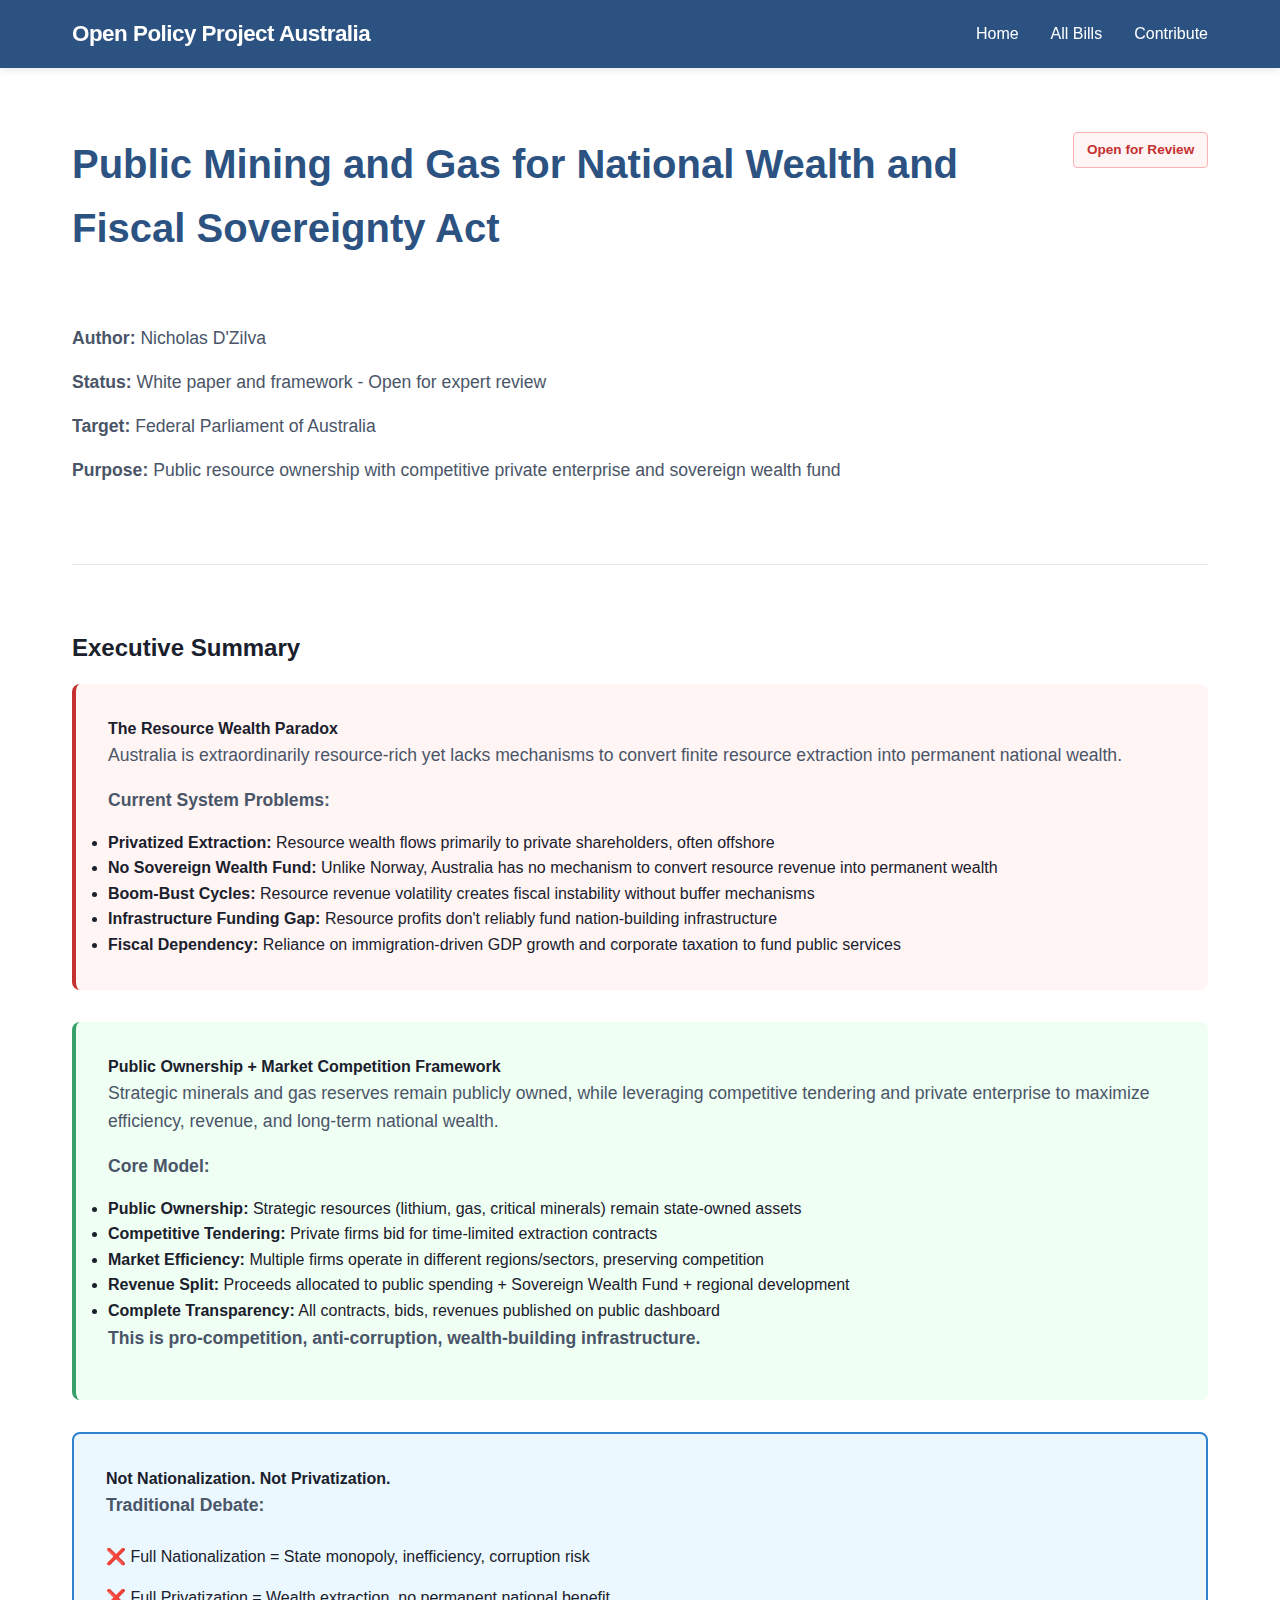
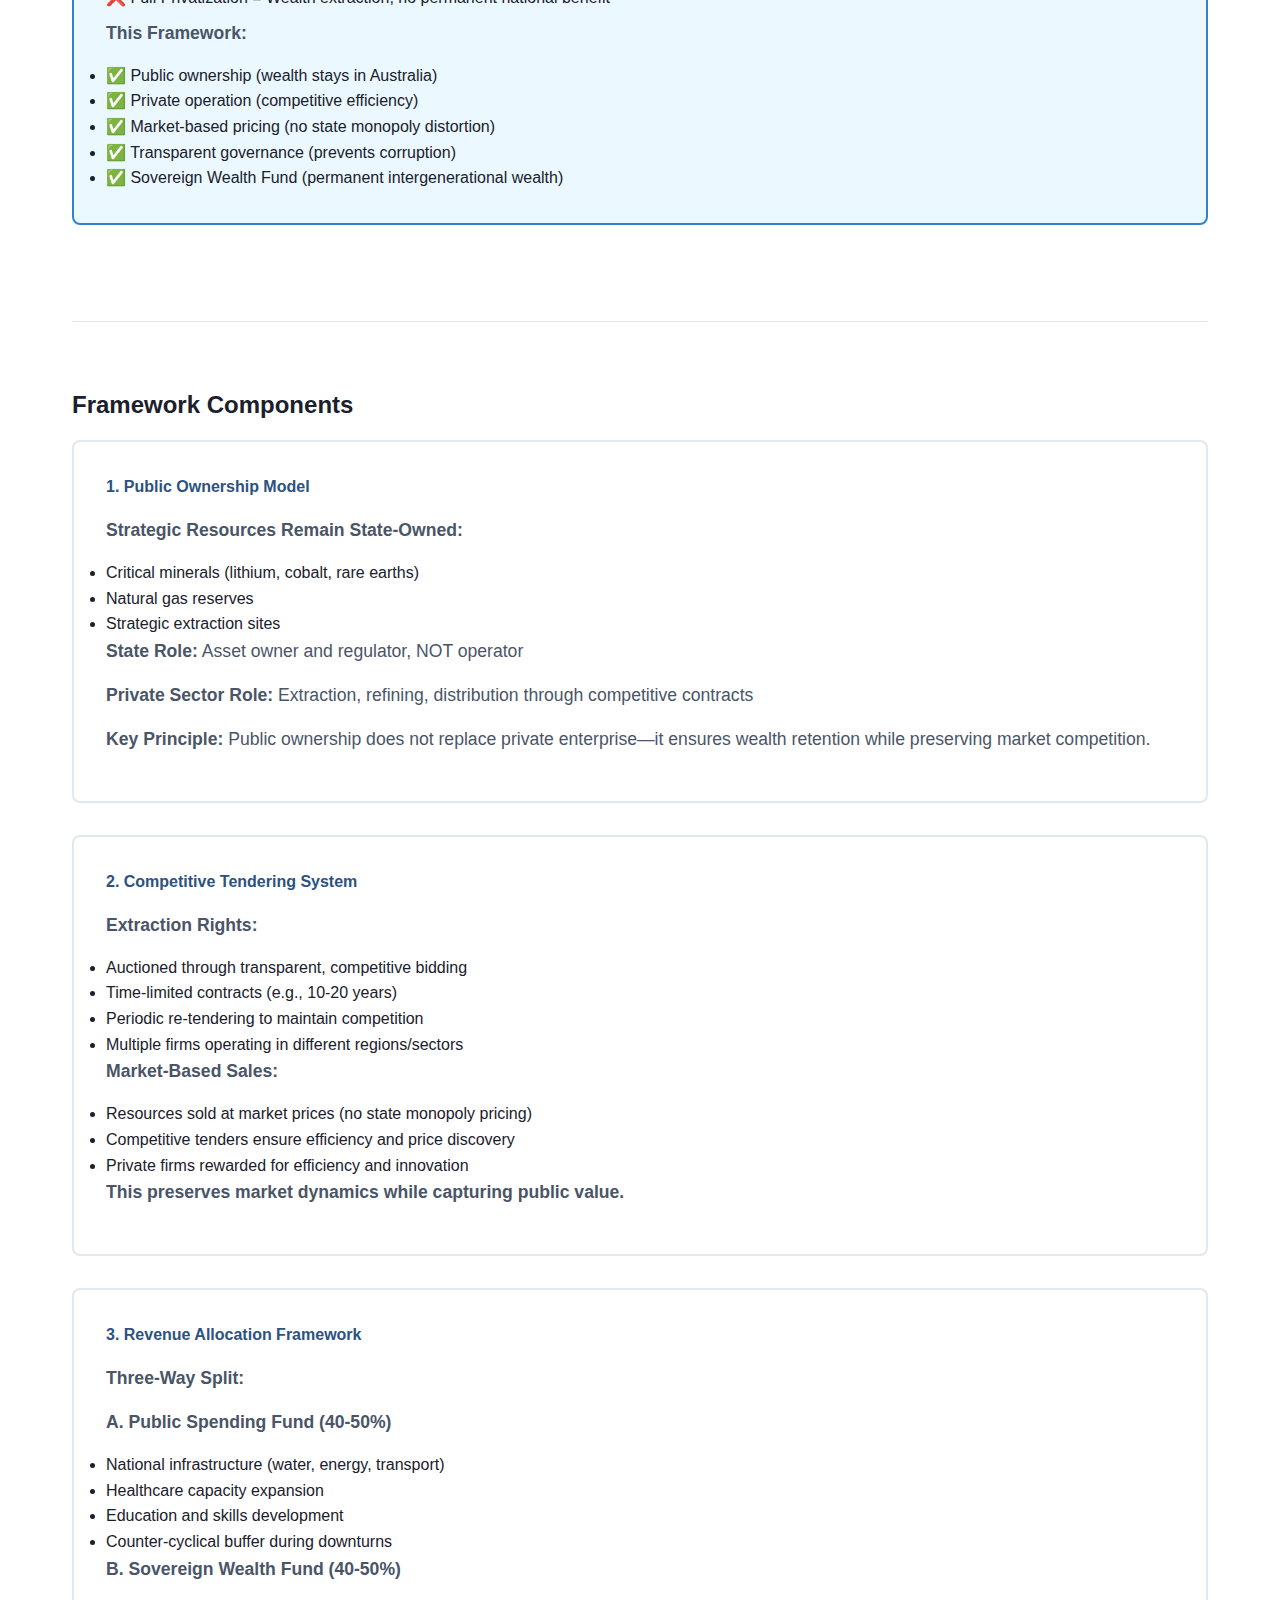
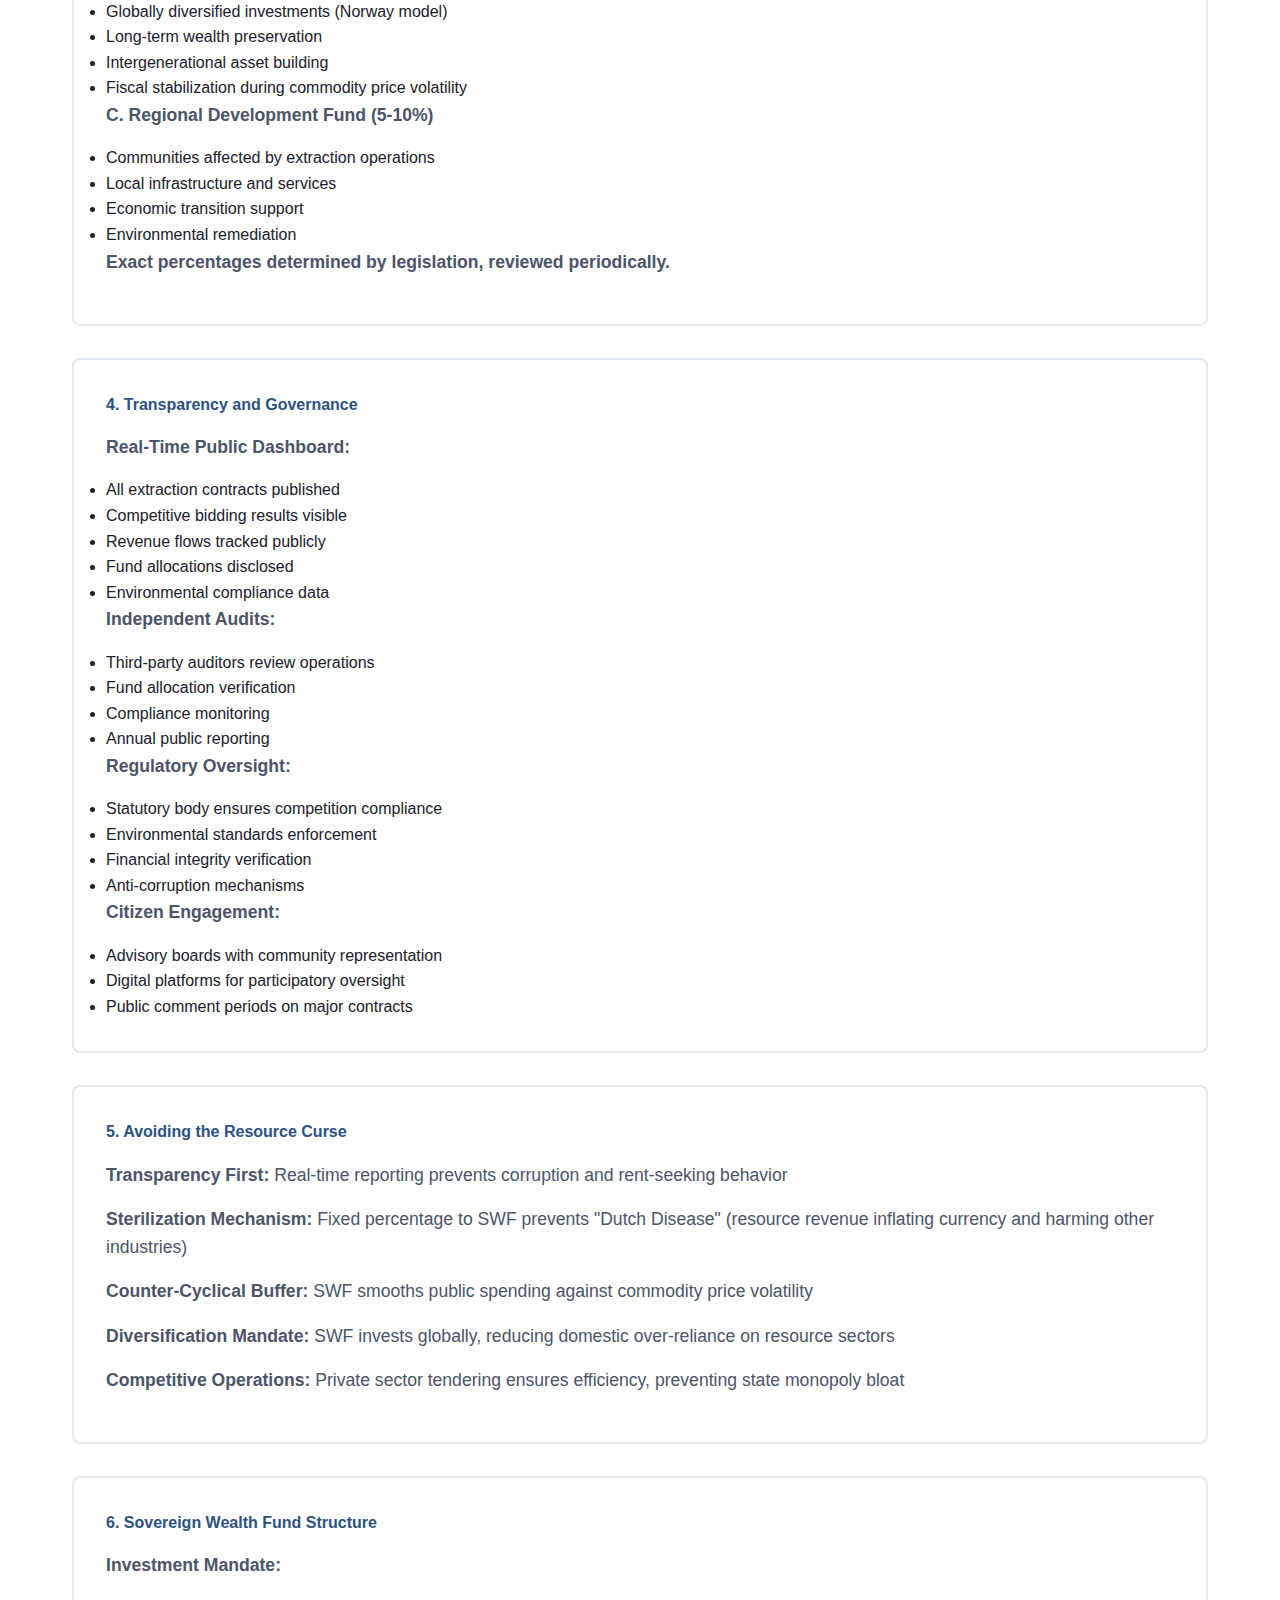
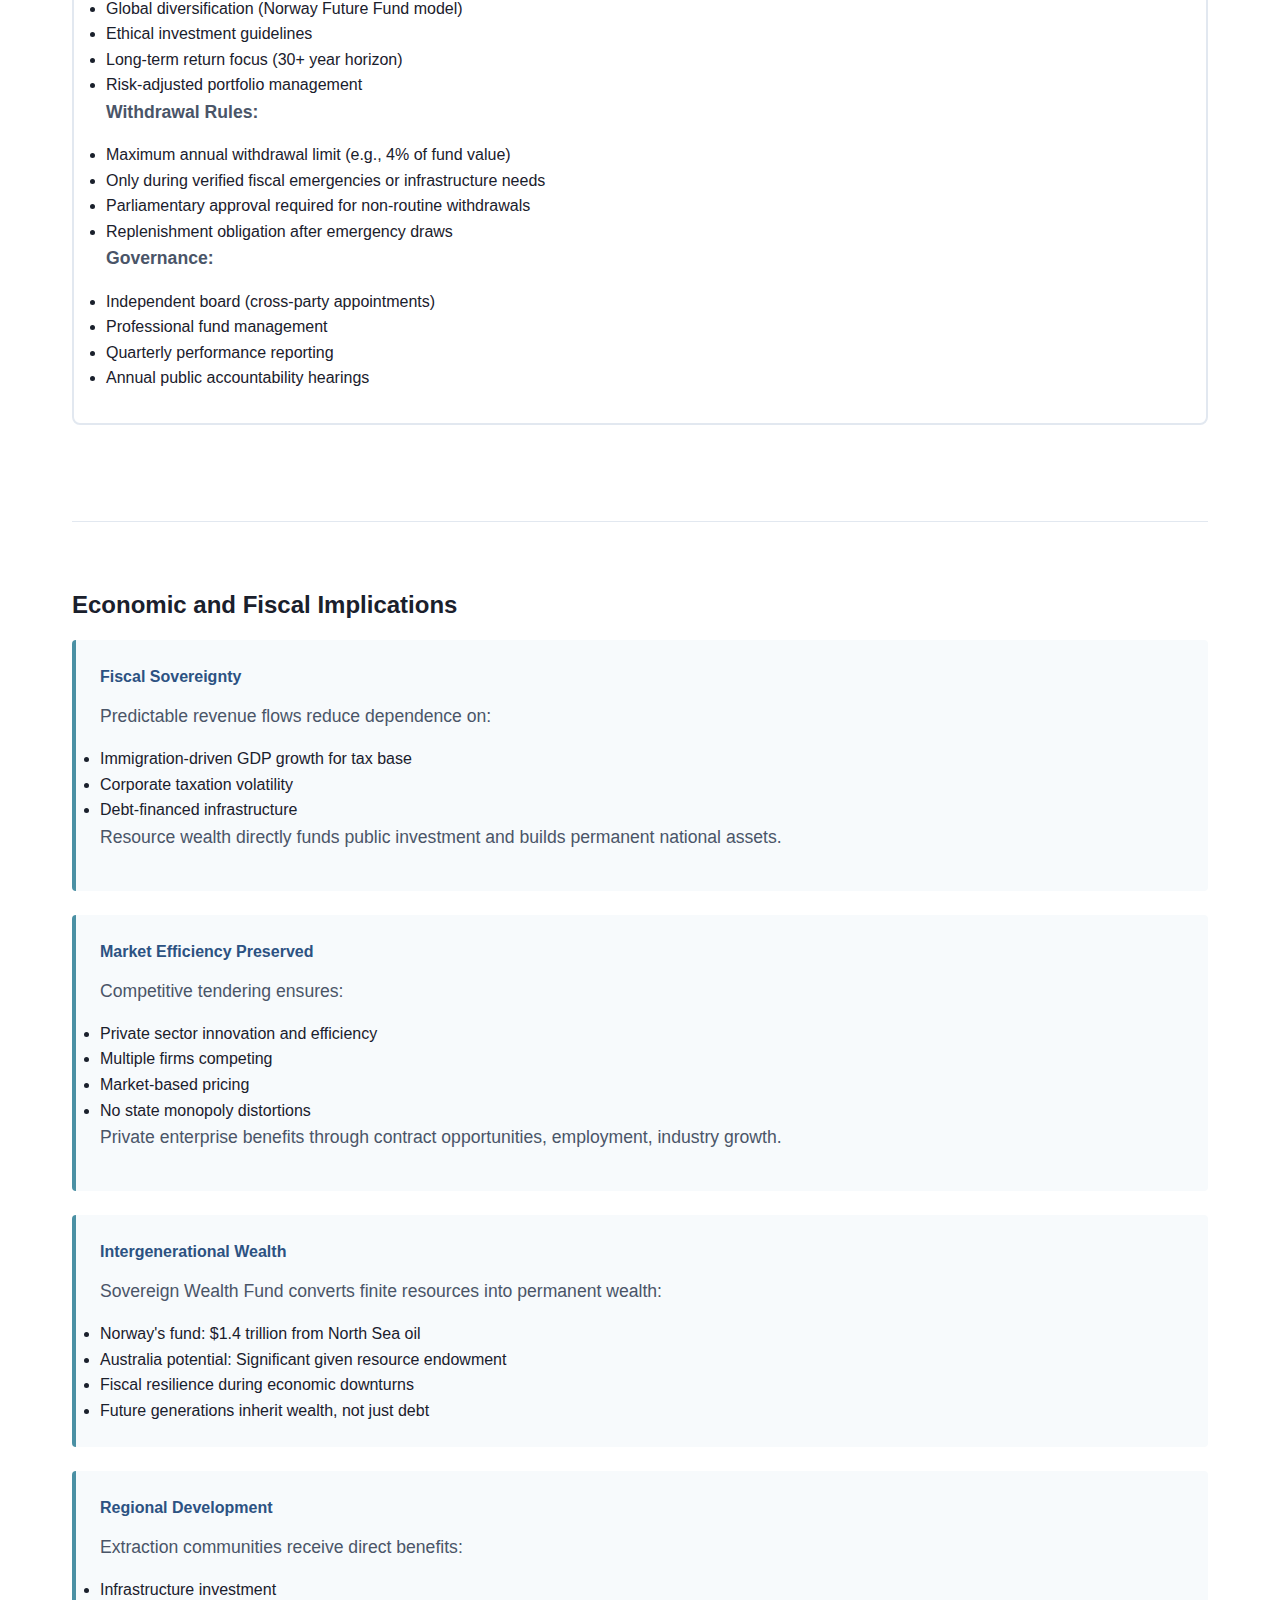
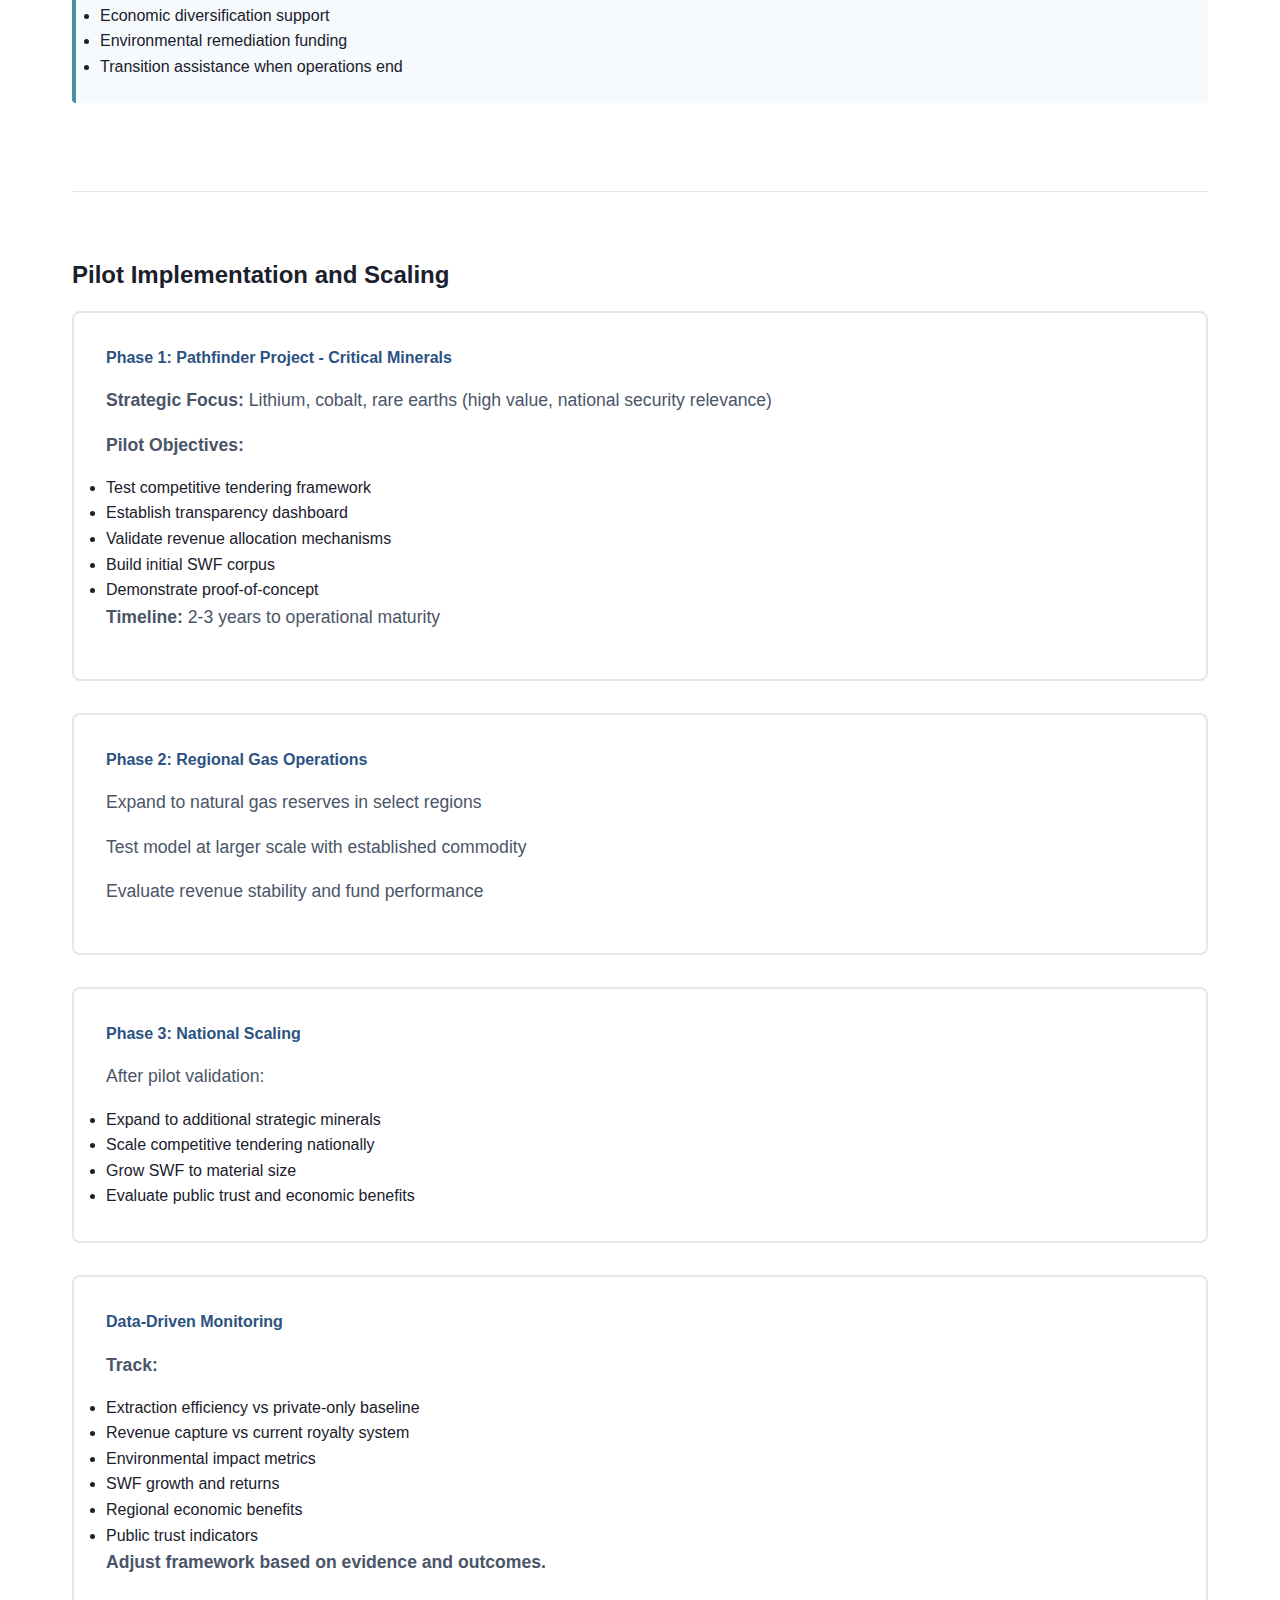
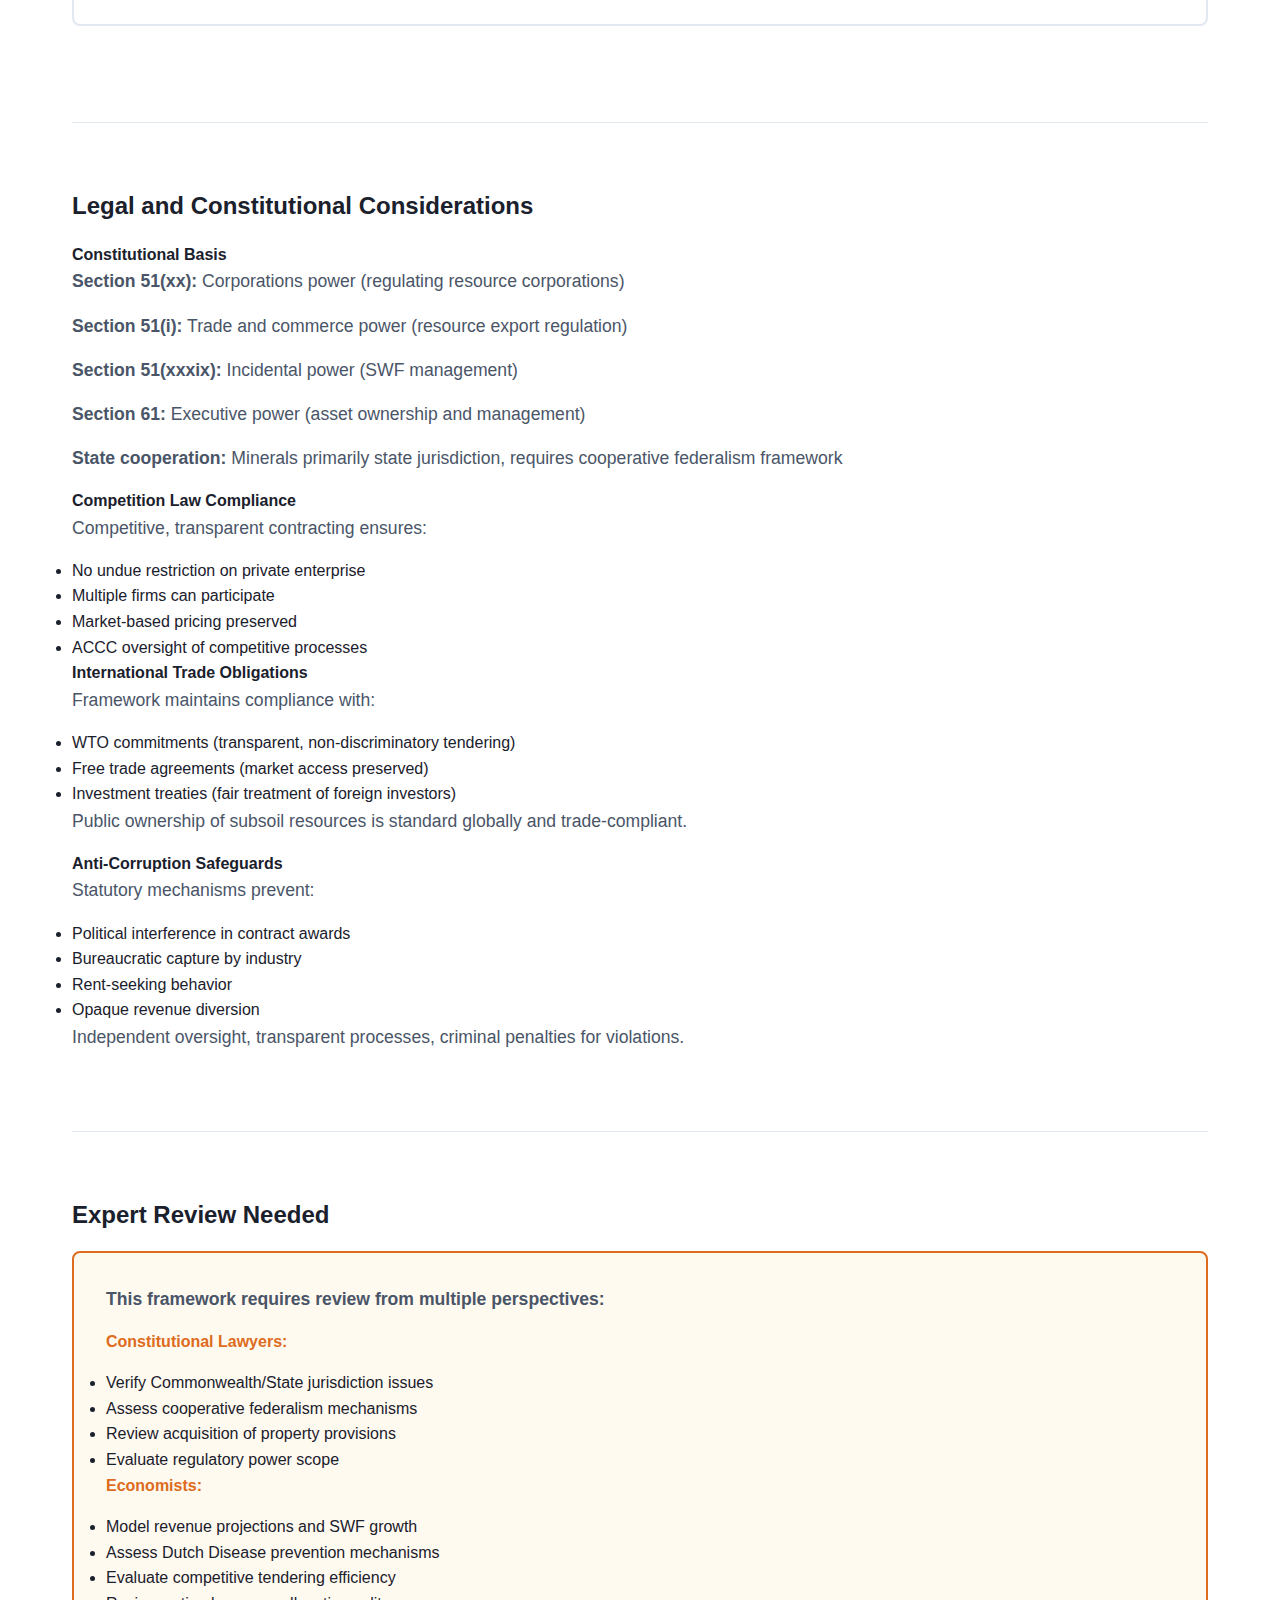
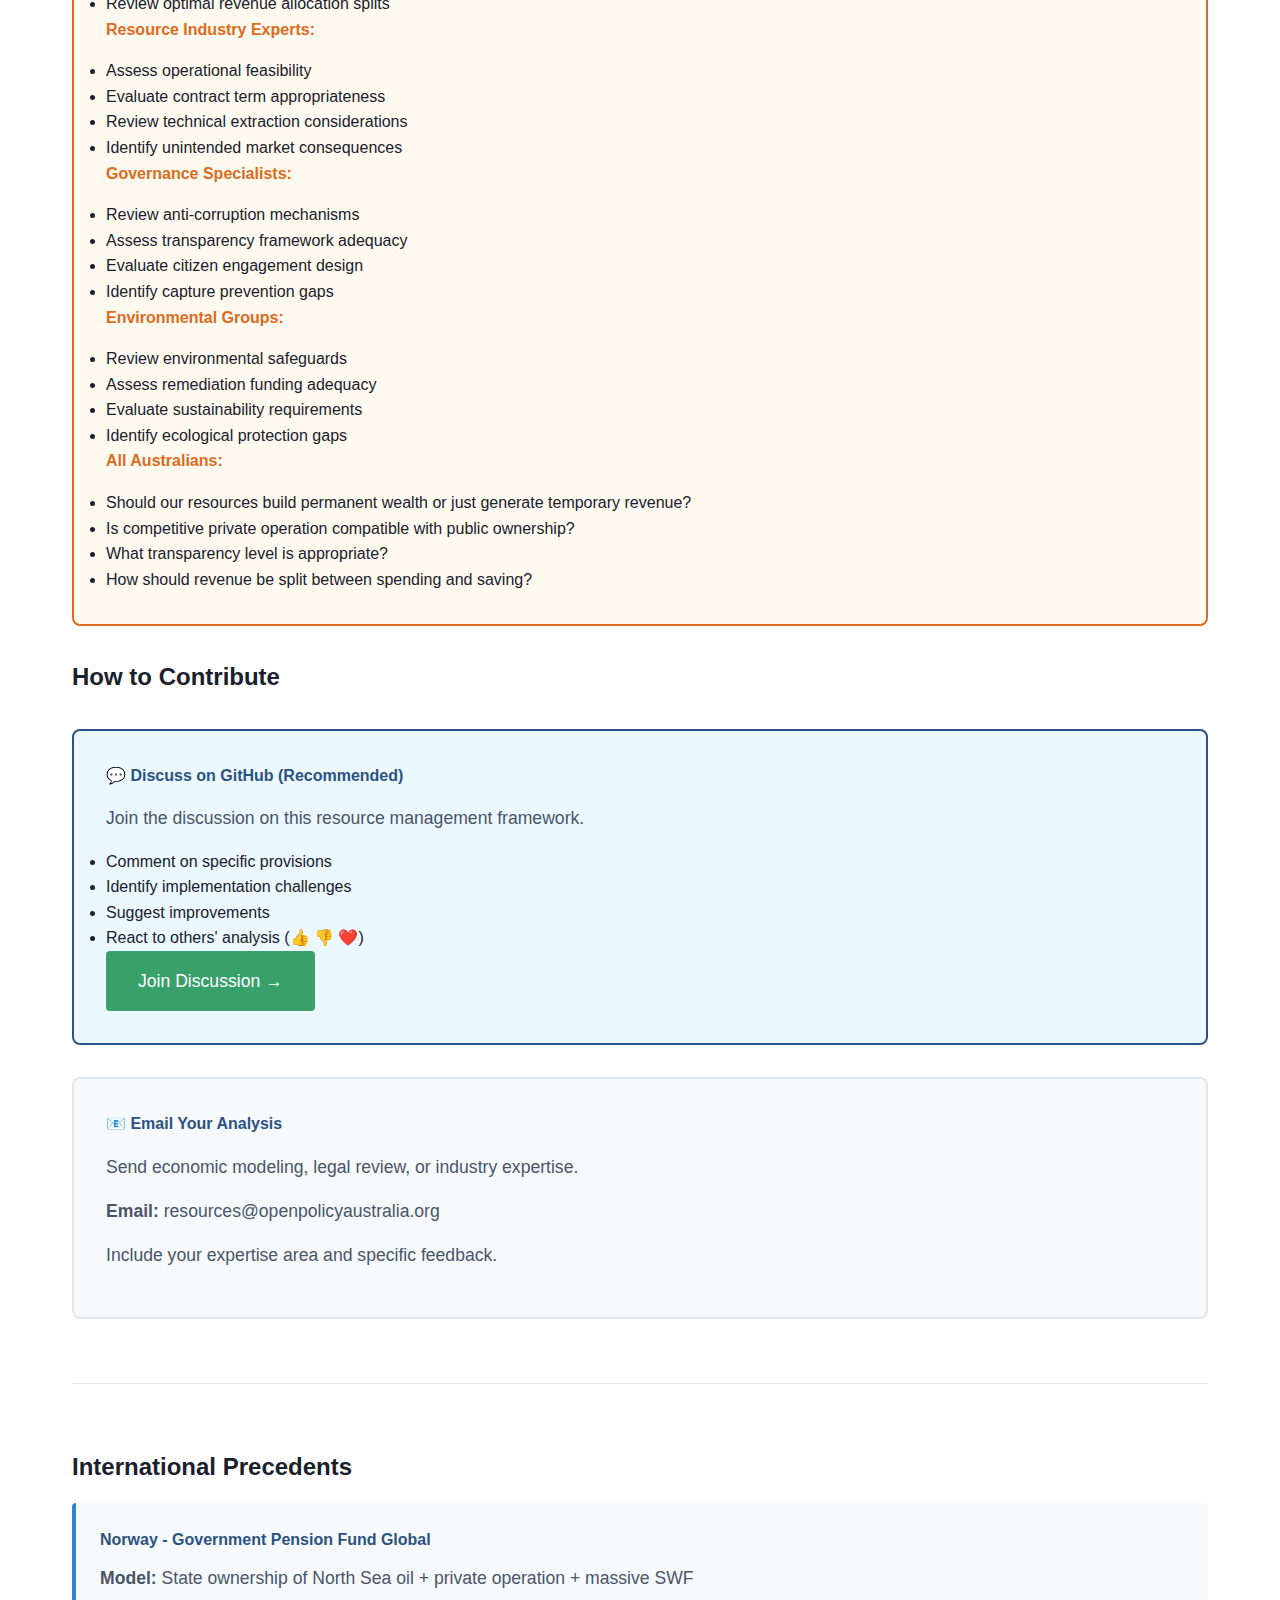
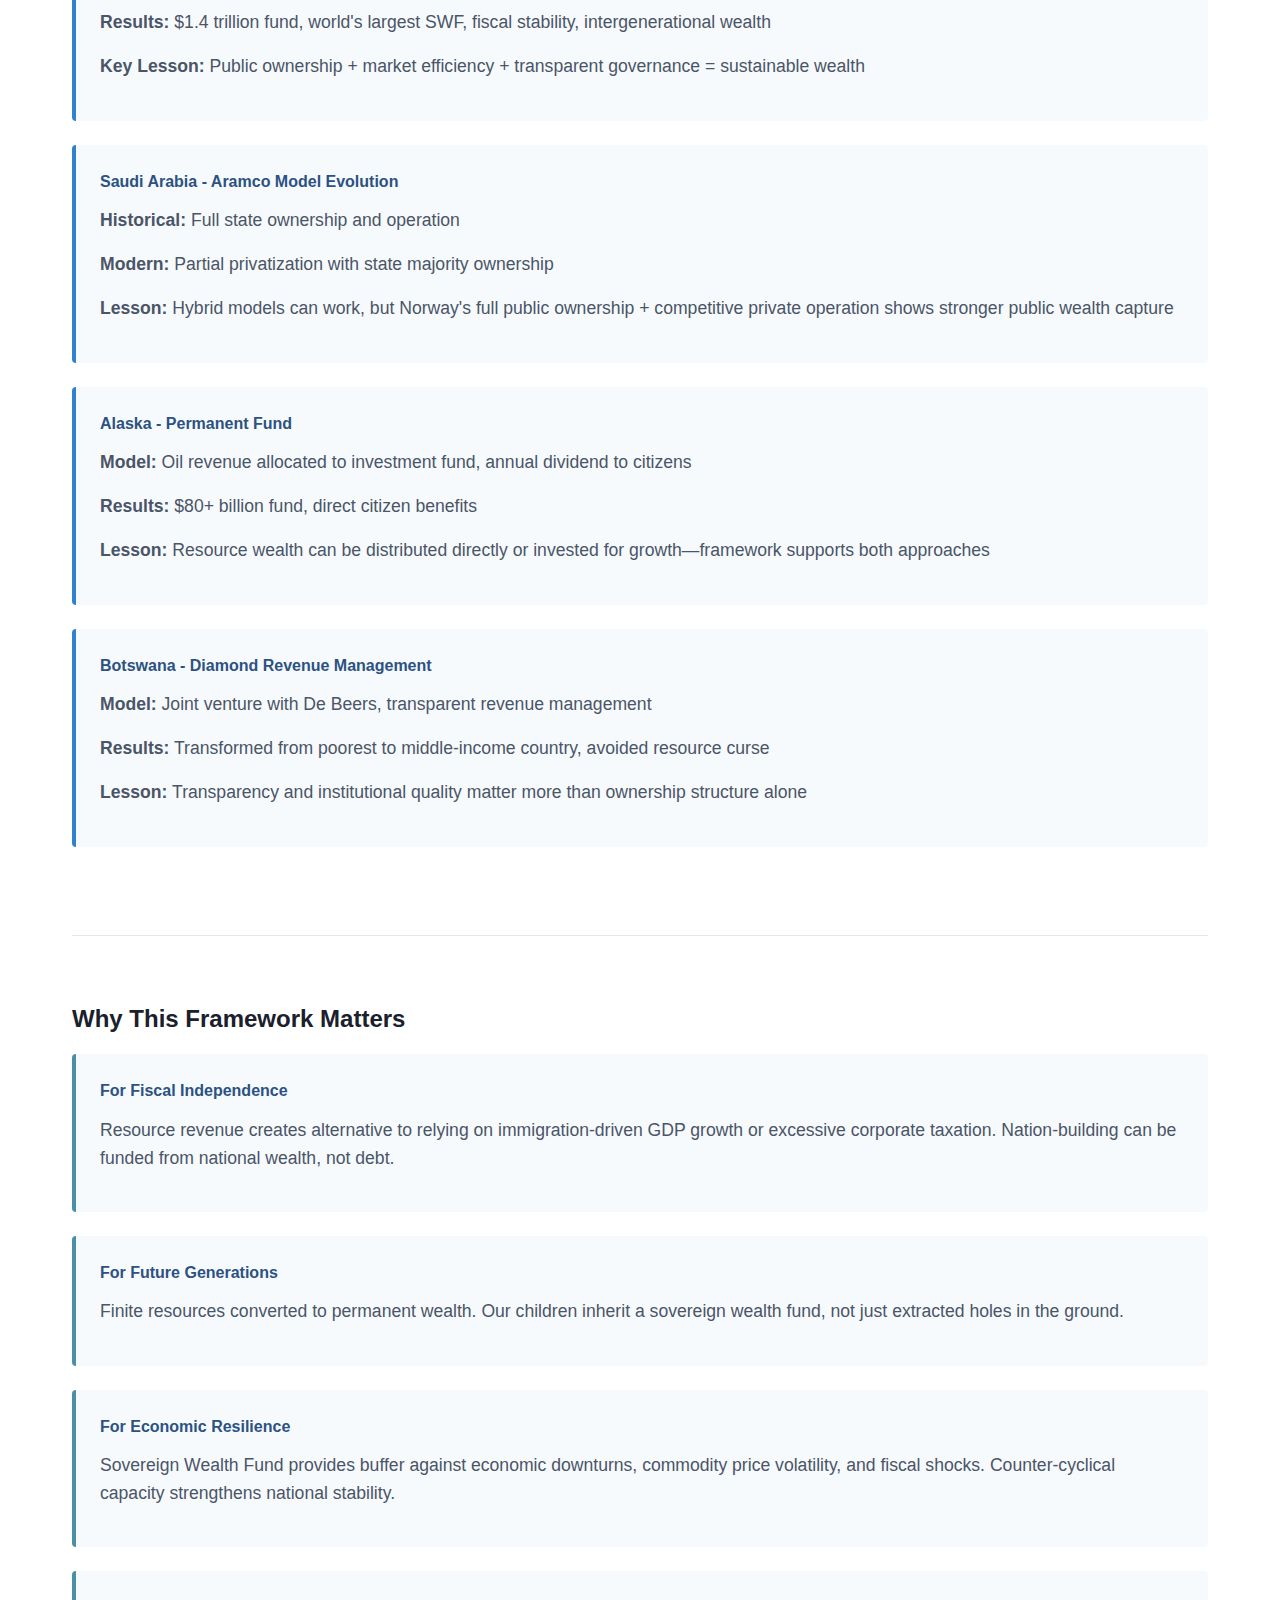
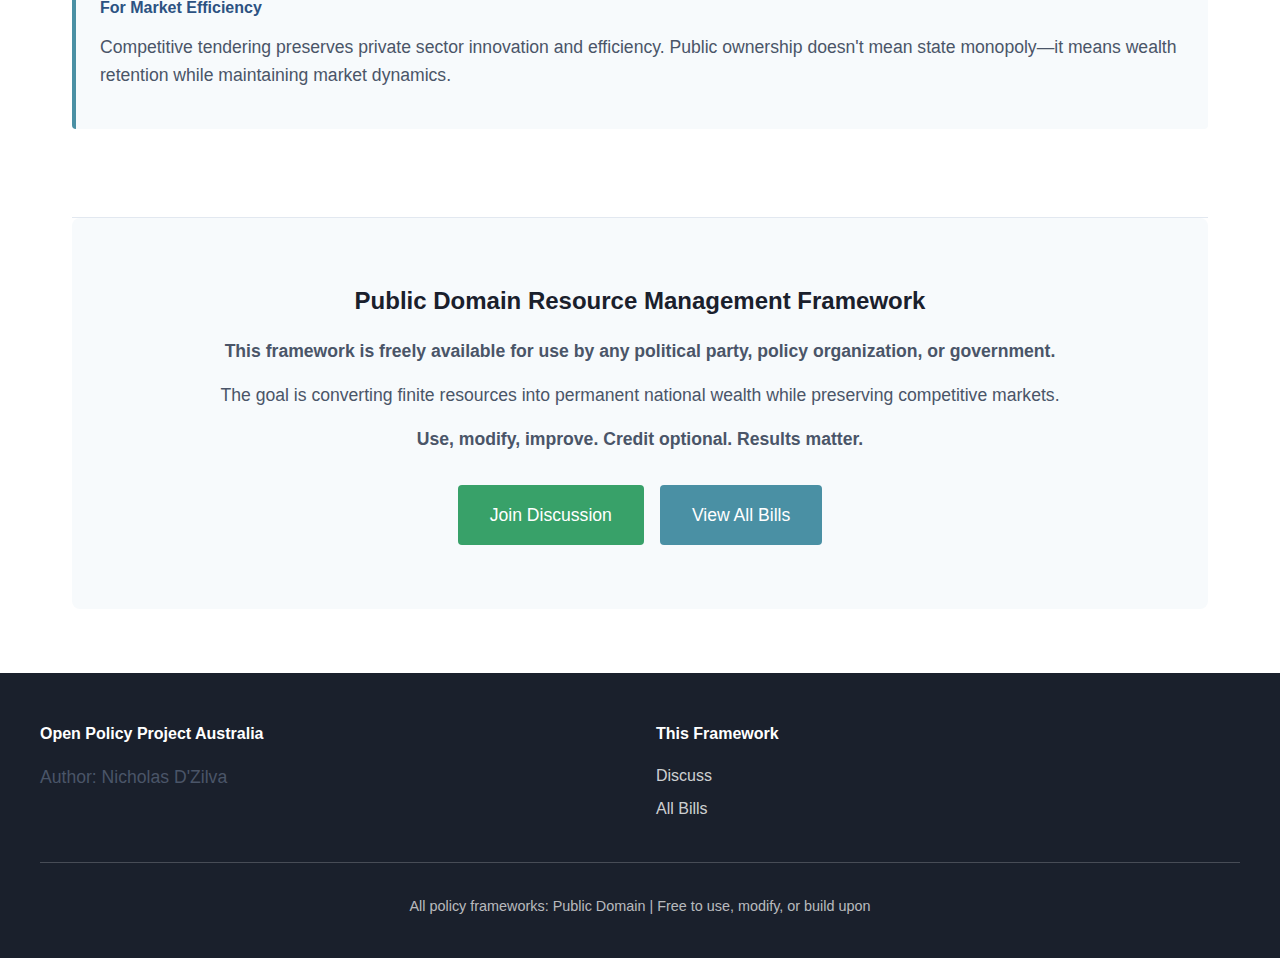
<file: bills/public-mining-gas-bill.html>
<!DOCTYPE html>
<html lang="en">
<head>
    <meta charset="UTF-8">
    <meta name="viewport" content="width=device-width, initial-scale=1.0">
    <title>Public Mining and Gas for National Wealth Act - Open Policy Project Australia</title>
    <link rel="stylesheet" href="../style.css">
</head>
<body>
    <header>
        <nav>
            <div class="nav-container">
                <h1>Open Policy Project Australia</h1>
                <ul>
                    <li><a href="../index.html">Home</a></li>
                    <li><a href="../index.html#bills">All Bills</a></li>
                    <li><a href="../contribute.html">Contribute</a></li>
                </ul>
            </div>
        </nav>
    </header>

    <main>
        <section id="bill-header">
            <div class="bill-title-section">
                <h2>Public Mining and Gas for National Wealth and Fiscal Sovereignty Act</h2>
                <span class="bill-status seeking-review">Open for Review</span>
            </div>
            
            <div class="bill-meta">
                <p><strong>Author:</strong> Nicholas D'Zilva</p>
                <p><strong>Status:</strong> White paper and framework - Open for expert review</p>
                <p><strong>Target:</strong> Federal Parliament of Australia</p>
                <p><strong>Purpose:</strong> Public resource ownership with competitive private enterprise and sovereign wealth fund</p>
            </div>
        </section>

        <section id="summary">
            <h3>Executive Summary</h3>
            
            <div class="problem-box">
                <h4>The Resource Wealth Paradox</h4>
                <p>Australia is extraordinarily resource-rich yet lacks mechanisms to convert finite resource extraction into permanent national wealth.</p>
                
                <p><strong>Current System Problems:</strong></p>
                <ul>
                    <li><strong>Privatized Extraction:</strong> Resource wealth flows primarily to private shareholders, often offshore</li>
                    <li><strong>No Sovereign Wealth Fund:</strong> Unlike Norway, Australia has no mechanism to convert resource revenue into permanent wealth</li>
                    <li><strong>Boom-Bust Cycles:</strong> Resource revenue volatility creates fiscal instability without buffer mechanisms</li>
                    <li><strong>Infrastructure Funding Gap:</strong> Resource profits don't reliably fund nation-building infrastructure</li>
                    <li><strong>Fiscal Dependency:</strong> Reliance on immigration-driven GDP growth and corporate taxation to fund public services</li>
                </ul>
            </div>

            <div class="solution-box">
                <h4>Public Ownership + Market Competition Framework</h4>
                <p>Strategic minerals and gas reserves remain publicly owned, while leveraging competitive tendering and private enterprise to maximize efficiency, revenue, and long-term national wealth.</p>
                
                <p><strong>Core Model:</strong></p>
                <ul>
                    <li><strong>Public Ownership:</strong> Strategic resources (lithium, gas, critical minerals) remain state-owned assets</li>
                    <li><strong>Competitive Tendering:</strong> Private firms bid for time-limited extraction contracts</li>
                    <li><strong>Market Efficiency:</strong> Multiple firms operate in different regions/sectors, preserving competition</li>
                    <li><strong>Revenue Split:</strong> Proceeds allocated to public spending + Sovereign Wealth Fund + regional development</li>
                    <li><strong>Complete Transparency:</strong> All contracts, bids, revenues published on public dashboard</li>
                </ul>
                
                <p><strong>This is pro-competition, anti-corruption, wealth-building infrastructure.</strong></p>
            </div>

            <div class="approach-note">
                <h4>Not Nationalization. Not Privatization.</h4>
                <p><strong>Traditional Debate:</strong></p>
                <ul class="avoids-list">
                    <li>❌ Full Nationalization = State monopoly, inefficiency, corruption risk</li>
                    <li>❌ Full Privatization = Wealth extraction, no permanent national benefit</li>
                </ul>
                <p><strong>This Framework:</strong></p>
                <ul>
                    <li>✅ Public ownership (wealth stays in Australia)</li>
                    <li>✅ Private operation (competitive efficiency)</li>
                    <li>✅ Market-based pricing (no state monopoly distortion)</li>
                    <li>✅ Transparent governance (prevents corruption)</li>
                    <li>✅ Sovereign Wealth Fund (permanent intergenerational wealth)</li>
                </ul>
            </div>
        </section>

        <section id="key-provisions">
            <h3>Framework Components</h3>

            <div class="provision-card">
                <h4>1. Public Ownership Model</h4>
                <p><strong>Strategic Resources Remain State-Owned:</strong></p>
                <ul>
                    <li>Critical minerals (lithium, cobalt, rare earths)</li>
                    <li>Natural gas reserves</li>
                    <li>Strategic extraction sites</li>
                </ul>
                
                <p><strong>State Role:</strong> Asset owner and regulator, NOT operator</p>
                
                <p><strong>Private Sector Role:</strong> Extraction, refining, distribution through competitive contracts</p>
                
                <p><strong>Key Principle:</strong> Public ownership does not replace private enterprise—it ensures wealth retention while preserving market competition.</p>
            </div>

            <div class="provision-card">
                <h4>2. Competitive Tendering System</h4>
                <p><strong>Extraction Rights:</strong></p>
                <ul>
                    <li>Auctioned through transparent, competitive bidding</li>
                    <li>Time-limited contracts (e.g., 10-20 years)</li>
                    <li>Periodic re-tendering to maintain competition</li>
                    <li>Multiple firms operating in different regions/sectors</li>
                </ul>
                
                <p><strong>Market-Based Sales:</strong></p>
                <ul>
                    <li>Resources sold at market prices (no state monopoly pricing)</li>
                    <li>Competitive tenders ensure efficiency and price discovery</li>
                    <li>Private firms rewarded for efficiency and innovation</li>
                </ul>
                
                <p><strong>This preserves market dynamics while capturing public value.</strong></p>
            </div>

            <div class="provision-card">
                <h4>3. Revenue Allocation Framework</h4>
                <p><strong>Three-Way Split:</strong></p>
                
                <p><strong>A. Public Spending Fund (40-50%)</strong></p>
                <ul>
                    <li>National infrastructure (water, energy, transport)</li>
                    <li>Healthcare capacity expansion</li>
                    <li>Education and skills development</li>
                    <li>Counter-cyclical buffer during downturns</li>
                </ul>
                
                <p><strong>B. Sovereign Wealth Fund (40-50%)</strong></p>
                <ul>
                    <li>Globally diversified investments (Norway model)</li>
                    <li>Long-term wealth preservation</li>
                    <li>Intergenerational asset building</li>
                    <li>Fiscal stabilization during commodity price volatility</li>
                </ul>
                
                <p><strong>C. Regional Development Fund (5-10%)</strong></p>
                <ul>
                    <li>Communities affected by extraction operations</li>
                    <li>Local infrastructure and services</li>
                    <li>Economic transition support</li>
                    <li>Environmental remediation</li>
                </ul>
                
                <p><strong>Exact percentages determined by legislation, reviewed periodically.</strong></p>
            </div>

            <div class="provision-card">
                <h4>4. Transparency and Governance</h4>
                <p><strong>Real-Time Public Dashboard:</strong></p>
                <ul>
                    <li>All extraction contracts published</li>
                    <li>Competitive bidding results visible</li>
                    <li>Revenue flows tracked publicly</li>
                    <li>Fund allocations disclosed</li>
                    <li>Environmental compliance data</li>
                </ul>
                
                <p><strong>Independent Audits:</strong></p>
                <ul>
                    <li>Third-party auditors review operations</li>
                    <li>Fund allocation verification</li>
                    <li>Compliance monitoring</li>
                    <li>Annual public reporting</li>
                </ul>
                
                <p><strong>Regulatory Oversight:</strong></p>
                <ul>
                    <li>Statutory body ensures competition compliance</li>
                    <li>Environmental standards enforcement</li>
                    <li>Financial integrity verification</li>
                    <li>Anti-corruption mechanisms</li>
                </ul>
                
                <p><strong>Citizen Engagement:</strong></p>
                <ul>
                    <li>Advisory boards with community representation</li>
                    <li>Digital platforms for participatory oversight</li>
                    <li>Public comment periods on major contracts</li>
                </ul>
            </div>

            <div class="provision-card">
                <h4>5. Avoiding the Resource Curse</h4>
                <p><strong>Transparency First:</strong> Real-time reporting prevents corruption and rent-seeking behavior</p>
                
                <p><strong>Sterilization Mechanism:</strong> Fixed percentage to SWF prevents "Dutch Disease" (resource revenue inflating currency and harming other industries)</p>
                
                <p><strong>Counter-Cyclical Buffer:</strong> SWF smooths public spending against commodity price volatility</p>
                
                <p><strong>Diversification Mandate:</strong> SWF invests globally, reducing domestic over-reliance on resource sectors</p>
                
                <p><strong>Competitive Operations:</strong> Private sector tendering ensures efficiency, preventing state monopoly bloat</p>
            </div>

            <div class="provision-card">
                <h4>6. Sovereign Wealth Fund Structure</h4>
                <p><strong>Investment Mandate:</strong></p>
                <ul>
                    <li>Global diversification (Norway Future Fund model)</li>
                    <li>Ethical investment guidelines</li>
                    <li>Long-term return focus (30+ year horizon)</li>
                    <li>Risk-adjusted portfolio management</li>
                </ul>
                
                <p><strong>Withdrawal Rules:</strong></p>
                <ul>
                    <li>Maximum annual withdrawal limit (e.g., 4% of fund value)</li>
                    <li>Only during verified fiscal emergencies or infrastructure needs</li>
                    <li>Parliamentary approval required for non-routine withdrawals</li>
                    <li>Replenishment obligation after emergency draws</li>
                </ul>
                
                <p><strong>Governance:</strong></p>
                <ul>
                    <li>Independent board (cross-party appointments)</li>
                    <li>Professional fund management</li>
                    <li>Quarterly performance reporting</li>
                    <li>Annual public accountability hearings</li>
                </ul>
            </div>
        </section>

        <section id="economic-implications">
            <h3>Economic and Fiscal Implications</h3>
            
            <div class="impact-box">
                <h4>Fiscal Sovereignty</h4>
                <p>Predictable revenue flows reduce dependence on:</p>
                <ul>
                    <li>Immigration-driven GDP growth for tax base</li>
                    <li>Corporate taxation volatility</li>
                    <li>Debt-financed infrastructure</li>
                </ul>
                <p>Resource wealth directly funds public investment and builds permanent national assets.</p>
            </div>

            <div class="impact-box">
                <h4>Market Efficiency Preserved</h4>
                <p>Competitive tendering ensures:</p>
                <ul>
                    <li>Private sector innovation and efficiency</li>
                    <li>Multiple firms competing</li>
                    <li>Market-based pricing</li>
                    <li>No state monopoly distortions</li>
                </ul>
                <p>Private enterprise benefits through contract opportunities, employment, industry growth.</p>
            </div>

            <div class="impact-box">
                <h4>Intergenerational Wealth</h4>
                <p>Sovereign Wealth Fund converts finite resources into permanent wealth:</p>
                <ul>
                    <li>Norway's fund: $1.4 trillion from North Sea oil</li>
                    <li>Australia potential: Significant given resource endowment</li>
                    <li>Fiscal resilience during economic downturns</li>
                    <li>Future generations inherit wealth, not just debt</li>
                </ul>
            </div>

            <div class="impact-box">
                <h4>Regional Development</h4>
                <p>Extraction communities receive direct benefits:</p>
                <ul>
                    <li>Infrastructure investment</li>
                    <li>Economic diversification support</li>
                    <li>Environmental remediation funding</li>
                    <li>Transition assistance when operations end</li>
                </ul>
            </div>
        </section>

        <section id="implementation">
            <h3>Pilot Implementation and Scaling</h3>

            <div class="provision-card">
                <h4>Phase 1: Pathfinder Project - Critical Minerals</h4>
                <p><strong>Strategic Focus:</strong> Lithium, cobalt, rare earths (high value, national security relevance)</p>
                
                <p><strong>Pilot Objectives:</strong></p>
                <ul>
                    <li>Test competitive tendering framework</li>
                    <li>Establish transparency dashboard</li>
                    <li>Validate revenue allocation mechanisms</li>
                    <li>Build initial SWF corpus</li>
                    <li>Demonstrate proof-of-concept</li>
                </ul>
                
                <p><strong>Timeline:</strong> 2-3 years to operational maturity</p>
            </div>

            <div class="provision-card">
                <h4>Phase 2: Regional Gas Operations</h4>
                <p>Expand to natural gas reserves in select regions</p>
                <p>Test model at larger scale with established commodity</p>
                <p>Evaluate revenue stability and fund performance</p>
            </div>

            <div class="provision-card">
                <h4>Phase 3: National Scaling</h4>
                <p>After pilot validation:</p>
                <ul>
                    <li>Expand to additional strategic minerals</li>
                    <li>Scale competitive tendering nationally</li>
                    <li>Grow SWF to material size</li>
                    <li>Evaluate public trust and economic benefits</li>
                </ul>
            </div>

            <div class="provision-card">
                <h4>Data-Driven Monitoring</h4>
                <p><strong>Track:</strong></p>
                <ul>
                    <li>Extraction efficiency vs private-only baseline</li>
                    <li>Revenue capture vs current royalty system</li>
                    <li>Environmental impact metrics</li>
                    <li>SWF growth and returns</li>
                    <li>Regional economic benefits</li>
                    <li>Public trust indicators</li>
                </ul>
                
                <p><strong>Adjust framework based on evidence and outcomes.</strong></p>
            </div>
        </section>

        <section id="constitutional">
            <h3>Legal and Constitutional Considerations</h3>
            
            <div class="constitutional-points">
                <div class="point-card">
                    <h4>Constitutional Basis</h4>
                    <p><strong>Section 51(xx):</strong> Corporations power (regulating resource corporations)</p>
                    <p><strong>Section 51(i):</strong> Trade and commerce power (resource export regulation)</p>
                    <p><strong>Section 51(xxxix):</strong> Incidental power (SWF management)</p>
                    <p><strong>Section 61:</strong> Executive power (asset ownership and management)</p>
                    <p><strong>State cooperation:</strong> Minerals primarily state jurisdiction, requires cooperative federalism framework</p>
                </div>
                
                <div class="point-card">
                    <h4>Competition Law Compliance</h4>
                    <p>Competitive, transparent contracting ensures:</p>
                    <ul>
                        <li>No undue restriction on private enterprise</li>
                        <li>Multiple firms can participate</li>
                        <li>Market-based pricing preserved</li>
                        <li>ACCC oversight of competitive processes</li>
                    </ul>
                </div>
                
                <div class="point-card">
                    <h4>International Trade Obligations</h4>
                    <p>Framework maintains compliance with:</p>
                    <ul>
                        <li>WTO commitments (transparent, non-discriminatory tendering)</li>
                        <li>Free trade agreements (market access preserved)</li>
                        <li>Investment treaties (fair treatment of foreign investors)</li>
                    </ul>
                    <p>Public ownership of subsoil resources is standard globally and trade-compliant.</p>
                </div>
                
                <div class="point-card">
                    <h4>Anti-Corruption Safeguards</h4>
                    <p>Statutory mechanisms prevent:</p>
                    <ul>
                        <li>Political interference in contract awards</li>
                        <li>Bureaucratic capture by industry</li>
                        <li>Rent-seeking behavior</li>
                        <li>Opaque revenue diversion</li>
                    </ul>
                    <p>Independent oversight, transparent processes, criminal penalties for violations.</p>
                </div>
            </div>
        </section>

        <section id="discuss">
            <h3>Expert Review Needed</h3>
            
            <div class="farmer-input-box">
                <p><strong>This framework requires review from multiple perspectives:</strong></p>
                
                <h4>Constitutional Lawyers:</h4>
                <ul>
                    <li>Verify Commonwealth/State jurisdiction issues</li>
                    <li>Assess cooperative federalism mechanisms</li>
                    <li>Review acquisition of property provisions</li>
                    <li>Evaluate regulatory power scope</li>
                </ul>
                
                <h4>Economists:</h4>
                <ul>
                    <li>Model revenue projections and SWF growth</li>
                    <li>Assess Dutch Disease prevention mechanisms</li>
                    <li>Evaluate competitive tendering efficiency</li>
                    <li>Review optimal revenue allocation splits</li>
                </ul>
                
                <h4>Resource Industry Experts:</h4>
                <ul>
                    <li>Assess operational feasibility</li>
                    <li>Evaluate contract term appropriateness</li>
                    <li>Review technical extraction considerations</li>
                    <li>Identify unintended market consequences</li>
                </ul>
                
                <h4>Governance Specialists:</h4>
                <ul>
                    <li>Review anti-corruption mechanisms</li>
                    <li>Assess transparency framework adequacy</li>
                    <li>Evaluate citizen engagement design</li>
                    <li>Identify capture prevention gaps</li>
                </ul>
                
                <h4>Environmental Groups:</h4>
                <ul>
                    <li>Review environmental safeguards</li>
                    <li>Assess remediation funding adequacy</li>
                    <li>Evaluate sustainability requirements</li>
                    <li>Identify ecological protection gaps</li>
                </ul>
                
                <h4>All Australians:</h4>
                <ul>
                    <li>Should our resources build permanent wealth or just generate temporary revenue?</li>
                    <li>Is competitive private operation compatible with public ownership?</li>
                    <li>What transparency level is appropriate?</li>
                    <li>How should revenue be split between spending and saving?</li>
                </ul>
            </div>

            <h3>How to Contribute</h3>
            
            <div class="contribution-methods">
                <div class="method-card primary">
                    <h4>💬 Discuss on GitHub (Recommended)</h4>
                    <p>Join the discussion on this resource management framework.</p>
                    <ul>
                        <li>Comment on specific provisions</li>
                        <li>Identify implementation challenges</li>
                        <li>Suggest improvements</li>
                        <li>React to others' analysis (👍 👎 ❤️)</li>
                    </ul>
                    <a href="https://github.com/constituencyinversion/Open-Policy-Project-Australia-/discussions" class="btn large primary">Join Discussion →</a>
                </div>

                <div class="method-card">
                    <h4>📧 Email Your Analysis</h4>
                    <p>Send economic modeling, legal review, or industry expertise.</p>
                    <p><strong>Email:</strong> resources@openpolicyaustralia.org</p>
                    <p>Include your expertise area and specific feedback.</p>
                </div>
            </div>
        </section>

        <section id="precedent">
            <h3>International Precedents</h3>

            <div class="precedent-box">
                <h4>Norway - Government Pension Fund Global</h4>
                <p><strong>Model:</strong> State ownership of North Sea oil + private operation + massive SWF</p>
                <p><strong>Results:</strong> $1.4 trillion fund, world's largest SWF, fiscal stability, intergenerational wealth</p>
                <p><strong>Key Lesson:</strong> Public ownership + market efficiency + transparent governance = sustainable wealth</p>
            </div>

            <div class="precedent-box">
                <h4>Saudi Arabia - Aramco Model Evolution</h4>
                <p><strong>Historical:</strong> Full state ownership and operation</p>
                <p><strong>Modern:</strong> Partial privatization with state majority ownership</p>
                <p><strong>Lesson:</strong> Hybrid models can work, but Norway's full public ownership + competitive private operation shows stronger public wealth capture</p>
            </div>

            <div class="precedent-box">
                <h4>Alaska - Permanent Fund</h4>
                <p><strong>Model:</strong> Oil revenue allocated to investment fund, annual dividend to citizens</p>
                <p><strong>Results:</strong> $80+ billion fund, direct citizen benefits</p>
                <p><strong>Lesson:</strong> Resource wealth can be distributed directly or invested for growth—framework supports both approaches</p>
            </div>

            <div class="precedent-box">
                <h4>Botswana - Diamond Revenue Management</h4>
                <p><strong>Model:</strong> Joint venture with De Beers, transparent revenue management</p>
                <p><strong>Results:</strong> Transformed from poorest to middle-income country, avoided resource curse</p>
                <p><strong>Lesson:</strong> Transparency and institutional quality matter more than ownership structure alone</p>
            </div>
        </section>

        <section id="why-matters">
            <h3>Why This Framework Matters</h3>
            
            <div class="impact-box">
                <h4>For Fiscal Independence</h4>
                <p>Resource revenue creates alternative to relying on immigration-driven GDP growth or excessive corporate taxation. Nation-building can be funded from national wealth, not debt.</p>
            </div>

            <div class="impact-box">
                <h4>For Future Generations</h4>
                <p>Finite resources converted to permanent wealth. Our children inherit a sovereign wealth fund, not just extracted holes in the ground.</p>
            </div>

            <div class="impact-box">
                <h4>For Economic Resilience</h4>
                <p>Sovereign Wealth Fund provides buffer against economic downturns, commodity price volatility, and fiscal shocks. Counter-cyclical capacity strengthens national stability.</p>
            </div>

            <div class="impact-box">
                <h4>For Market Efficiency</h4>
                <p>Competitive tendering preserves private sector innovation and efficiency. Public ownership doesn't mean state monopoly—it means wealth retention while maintaining market dynamics.</p>
            </div>
        </section>

        <section id="cta">
            <div class="cta-box">
                <h3>Public Domain Resource Management Framework</h3>
                <p><strong>This framework is freely available for use by any political party, policy organization, or government.</strong></p>
                <p>The goal is converting finite resources into permanent national wealth while preserving competitive markets.</p>
                <p><strong>Use, modify, improve. Credit optional. Results matter.</strong></p>
                <div class="cta-buttons">
                    <a href="https://github.com/constituencyinversion/Open-Policy-Project-Australia-/discussions" class="btn large primary">Join Discussion</a>
                    <a href="../index.html#bills" class="btn large secondary">View All Bills</a>
                </div>
            </div>
        </section>
    </main>

    <footer>
        <div class="footer-content">
            <div class="footer-section">
                <h4>Open Policy Project Australia</h4>
                <p>Author: Nicholas D'Zilva</p>
            </div>
            <div class="footer-section">
                <h4>This Framework</h4>
                <ul>
                    <li><a href="https://github.com/constituencyinversion/Open-Policy-Project-Australia-/discussions">Discuss</a></li>
                    <li><a href="../index.html#bills">All Bills</a></li>
                </ul>
            </div>
        </div>
        <div class="footer-bottom">
            <p>All policy frameworks: Public Domain | Free to use, modify, or build upon</p>
        </div>
    </footer>
</body>
</html>
</file>
<file: style.css>
/* Reset and Base */
* {
    margin: 0;
    padding: 0;
    box-sizing: border-box;
}

:root {
    --primary-color: #2c5282;
    --secondary-color: #4a90a4;
    --accent-color: #718096;
    --text-dark: #1a202c;
    --text-light: #4a5568;
    --background: #ffffff;
    --background-alt: #f7fafc;
    --border: #e2e8f0;
    --success: #38a169;
    --warning: #dd6b20;
    --info: #3182ce;
}

body {
    font-family: -apple-system, BlinkMacSystemFont, 'Segoe UI', Roboto, 'Helvetica Neue', Arial, sans-serif;
    line-height: 1.6;
    color: var(--text-dark);
    background: var(--background);
}

/* Header and Navigation */
header {
    background: var(--primary-color);
    color: white;
    padding: 1rem 0;
    position: sticky;
    top: 0;
    z-index: 1000;
    box-shadow: 0 2px 8px rgba(0,0,0,0.1);
}

.nav-container {
    max-width: 1200px;
    margin: 0 auto;
    padding: 0 2rem;
    display: flex;
    justify-content: space-between;
    align-items: center;
}

nav h1 {
    font-size: 1.4rem;
    font-weight: 600;
    letter-spacing: -0.5px;
}

nav ul {
    display: flex;
    list-style: none;
    gap: 2rem;
}

nav a {
    color: white;
    text-decoration: none;
    font-weight: 500;
    transition: opacity 0.2s;
}

nav a:hover {
    opacity: 0.8;
}

/* Hero Section with Background Image */
#hero {
    position: relative;
    min-height: 500px;
    display: flex;
    align-items: center;
    justify-content: center;
    text-align: center;
    background-image: url('hero-image.jpg');
    background-size: cover;
    background-position: center;
    background-repeat: no-repeat;
    color: white;
}

/* Overlay for better text readability */
#hero::before {
    content: '';
    position: absolute;
    top: 0;
    left: 0;
    right: 0;
    bottom: 0;
    background: linear-gradient(135deg, rgba(44, 82, 130, 0.85), rgba(74, 144, 164, 0.75));
    z-index: 1;
}

.hero-content {
    position: relative;
    z-index: 2;
    max-width: 900px;
    padding: 3rem 2rem;
}

#hero h2 {
    font-size: 3.5rem;
    margin-bottom: 1rem;
    font-weight: 700;
    text-shadow: 2px 2px 4px rgba(0,0,0,0.3);
}

#hero .tagline {
    font-size: 1.5rem;
    margin-bottom: 0.5rem;
    font-weight: 400;
}

#hero .subtitle {
    font-size: 1.2rem;
    margin-bottom: 2rem;
    opacity: 0.95;
}

/* Main Content */
main {
    max-width: 1200px;
    margin: 0 auto;
    padding: 0 2rem;
}

section {
    padding: 4rem 0;
    border-bottom: 1px solid var(--border);
}

section:last-child {
    border-bottom: none;
}

h2 {
    font-size: 2.5rem;
    margin-bottom: 2rem;
    color: var(--primary-color);
}

h3 {
    font-size: 1.5rem;
    margin-bottom: 1rem;
    color: var(--text-dark);
}

p {
    margin-bottom: 1rem;
    color: var(--text-light);
    font-size: 1.1rem;
}

/* About Grid */
.about-grid {
    display: grid;
    grid-template-columns: repeat(auto-fit, minmax(300px, 1fr));
    gap: 2rem;
    margin: 2rem 0;
}

.about-card {
    background: var(--background-alt);
    border: 2px solid var(--border);
    border-radius: 8px;
    padding: 2rem;
}

.about-card.highlight {
    border-color: var(--primary-color);
    background: #ebf8ff;
}

.about-card h3 {
    color: var(--primary-color);
    margin-bottom: 1rem;
}

/* Principles */
.principles {
    list-style: none;
    display: grid;
    gap: 1.5rem;
    margin-top: 2rem;
}

.principles li {
    padding: 1.5rem;
    background: var(--background-alt);
    border-left: 4px solid var(--primary-color);
    border-radius: 4px;
}

.principles strong {
    color: var(--primary-color);
    display: block;
    margin-bottom: 0.5rem;
    font-size: 1.2rem;
}

/* Proof Section */
.proof-points {
    list-style: none;
    font-size: 1.2rem;
    margin: 2rem 0;
}

.proof-points li {
    padding: 0.75rem 0;
    color: var(--success);
    font-weight: 500;
}

.proof-statement {
    background: var(--background-alt);
    padding: 1.5rem;
    border-left: 4px solid var(--success);
    margin-top: 2rem;
    font-size: 1.1rem;
}

/* Bill Cards */
.bill-card {
    background: white;
    border: 2px solid var(--border);
    border-radius: 8px;
    padding: 2rem;
    margin-bottom: 2rem;
    transition: box-shadow 0.3s;
}

.bill-card:hover {
    box-shadow: 0 4px 12px rgba(0,0,0,0.1);
}

.bill-header {
    display: flex;
    justify-content: space-between;
    align-items: start;
    margin-bottom: 1rem;
    gap: 1rem;
}

.bill-header h3 {
    color: var(--primary-color);
    margin-bottom: 0;
    flex: 1;
}

/* Status Badges */
.bill-status {
    display: inline-block;
    padding: 0.4rem 0.8rem;
    border-radius: 4px;
    font-size: 0.85rem;
    font-weight: 600;
    white-space: nowrap;
}

.bill-status.seeking-review {
    background: #fff5f5;
    color: #c53030;
    border: 1px solid #feb2b2;
}

.bill-status.with-politician {
    background: #f0fff4;
    color: #2f855a;
    border: 1px solid #9ae6b4;
}

.bill-status.submitted {
    background: #ebf8ff;
    color: #2c5282;
    border: 1px solid #90cdf4;
}

.bill-desc {
    margin-bottom: 1.5rem;
    line-height: 1.7;
}

.bill-highlights {
    background: var(--background-alt);
    padding: 1.5rem;
    border-radius: 4px;
    margin-bottom: 1.5rem;
}

.bill-highlights strong {
    display: block;
    color: var(--primary-color);
    margin-bottom: 0.75rem;
}

.bill-highlights ul {
    margin-left: 1.5rem;
}

.bill-highlights li {
    margin-bottom: 0.5rem;
    color: var(--text-light);
}

.bill-links {
    display: flex;
    gap: 1rem;
    flex-wrap: wrap;
}

/* Buttons */
.btn {
    display: inline-block;
    padding: 0.75rem 1.5rem;
    background: var(--primary-color);
    color: white;
    text-decoration: none;
    border-radius: 4px;
    font-weight: 500;
    transition: background 0.2s;
    border: none;
    cursor: pointer;
}

.btn:hover {
    background: #1e3a5f;
}

.btn.secondary {
    background: var(--secondary-color);
}

.btn.secondary:hover {
    background: #357a8a;
}

.btn.large {
    padding: 1rem 2rem;
    font-size: 1.1rem;
}

.btn.primary {
    background: var(--success);
}

.btn.primary:hover {
    background: #2f855a;
}

/* Contribute Grid */
.contribute-grid {
    display: grid;
    grid-template-columns: repeat(auto-fit, minmax(300px, 1fr));
    gap: 2rem;
    margin-top: 2rem;
}

.contribute-card {
    background: var(--background-alt);
    border-radius: 8px;
    padding: 2rem;
    border-top: 4px solid var(--primary-color);
}

.contribute-card h3 {
    color: var(--primary-color);
    margin-bottom: 1rem;
}

.contribute-card ul {
    margin: 1.5rem 0 1.5rem 1.5rem;
}

.contribute-card li {
    margin-bottom: 0.75rem;
    line-height: 1.7;
}

/* Process Flow */
.process-flow {
    display: grid;
    grid-template-columns: repeat(auto-fit, minmax(200px, 1fr));
    gap: 2rem;
    margin: 2rem 0;
}

.process-step {
    background: var(--background-alt);
    padding: 2rem 1.5rem;
    border-radius: 8px;
    text-align: center;
    border-top: 4px solid var(--primary-color);
    position: relative;
}

.step-number {
    width: 40px;
    height: 40px;
    background: var(--primary-color);
    color: white;
    border-radius: 50%;
    display: flex;
    align-items: center;
    justify-content: center;
    font-weight: bold;
    font-size: 1.2rem;
    margin: 0 auto 1rem;
}

.process-step h3 {
    color: var(--primary-color);
    margin-bottom: 1rem;
    font-size: 1.3rem;
}

/* GitHub Explainer */
.github-explainer {
    background: #f7fafc;
    border: 2px solid var(--primary-color);
    border-radius: 8px;
    padding: 2rem;
    margin-top: 3rem;
}

.github-explainer h3 {
    color: var(--primary-color);
    margin-bottom: 1rem;
}

.github-explainer ul {
    margin: 1.5rem 0 1.5rem 1.5rem;
}

.github-explainer li {
    margin-bottom: 0.75rem;
    line-height: 1.7;
}

/* Impact Statements */
.impact-statement {
    background: white;
    border-left: 4px solid var(--secondary-color);
    padding: 2rem;
    margin-bottom: 2rem;
    border-radius: 4px;
}

.impact-statement h3 {
    color: var(--primary-color);
}

/* FAQ */
.faq-grid {
    display: grid;
    grid-template-columns: repeat(auto-fit, minmax(300px, 1fr));
    gap: 2rem;
    margin-top: 2rem;
}

.faq-item {
    background: var(--background-alt);
    padding: 1.5rem;
    border-radius: 8px;
}

.faq-item h3 {
    color: var(--primary-color);
    margin-bottom: 0.75rem;
    font-size: 1.2rem;
}

/* CTA Section */
#cta {
    text-align: center;
    background: var(--background-alt);
    border-radius: 8px;
    padding: 4rem 2rem;
}

#cta h2 {
    margin-bottom: 1rem;
}

.cta-buttons {
    display: flex;
    gap: 1rem;
    justify-content: center;
    flex-wrap: wrap;
    margin-top: 2rem;
}

/* Footer */
footer {
    background: var(--text-dark);
    color: white;
    padding: 3rem 2rem 2rem;
    margin-top: 4rem;
}

.footer-content {
    max-width: 1200px;
    margin: 0 auto;
    display: grid;
    grid-template-columns: repeat(auto-fit, minmax(200px, 1fr));
    gap: 2rem;
    margin-bottom: 2rem;
}

.footer-section h4 {
    margin-bottom: 1rem;
    color: white;
}

.footer-section ul {
    list-style: none;
}

.footer-section li {
    margin-bottom: 0.5rem;
}

.footer-section a {
    color: rgba(255,255,255,0.8);
    text-decoration: none;
    transition: color 0.2s;
}

.footer-section a:hover {
    color: white;
}

.footer-bottom {
    max-width: 1200px;
    margin: 0 auto;
    padding-top: 2rem;
    border-top: 1px solid rgba(255,255,255,0.2);
    text-align: center;
}

.footer-bottom p {
    color: rgba(255,255,255,0.7);
    margin-bottom: 0.5rem;
    font-size: 0.9rem;
}

/* Bill Page Specific Styles */
.bill-title-section {
    display: flex;
    justify-content: space-between;
    align-items: start;
    gap: 2rem;
    margin-bottom: 2rem;
}

.problem-box, .solution-box, .approach-note {
    padding: 2rem;
    border-radius: 8px;
    margin-bottom: 2rem;
}

.problem-box {
    background: #fff5f5;
    border-left: 4px solid #c53030;
}

.solution-box {
    background: #f0fff4;
    border-left: 4px solid #38a169;
}

.approach-note {
    background: #ebf8ff;
    border: 2px solid var(--info);
    border-radius: 8px;
}

.avoids-list {
    list-style: none;
    margin-left: 0;
}

.avoids-list li {
    padding: 0.5rem 0;
}

.provision-card {
    background: white;
    border: 2px solid var(--border);
    border-radius: 8px;
    padding: 2rem;
    margin-bottom: 2rem;
}

.provision-card h4 {
    color: var(--primary-color);
    margin-bottom: 1rem;
}

.constitutional-powers {
    display: grid;
    grid-template-columns: repeat(auto-fit, minmax(250px, 1fr));
    gap: 1.5rem;
    margin: 2rem 0;
}

.power-card {
    background: var(--background-alt);
    padding: 1.5rem;
    border-radius: 8px;
    border-top: 3px solid var(--primary-color);
}

.power-card h4 {
    color: var(--primary-color);
    margin-bottom: 0.75rem;
    font-size: 1.1rem;
}

.farmer-input-box {
    background: #fffaf0;
    border: 2px solid var(--warning);
    border-radius: 8px;
    padding: 2rem;
    margin-bottom: 2rem;
}

.farmer-input-box h4 {
    color: var(--warning);
    margin-bottom: 1rem;
}

.contribution-methods {
    display: grid;
    gap: 2rem;
    margin-top: 2rem;
}

.method-card {
    background: var(--background-alt);
    border: 2px solid var(--border);
    border-radius: 8px;
    padding: 2rem;
}

.method-card.primary {
    border-color: var(--primary-color);
    background: #ebf8ff;
}

.method-card h4 {
    color: var(--primary-color);
    margin-bottom: 1rem;
}

.help-note, .note {
    font-size: 0.9rem;
    color: var(--accent-color);
    margin-top: 1rem;
}

.status-timeline {
    margin: 2rem 0;
}

.timeline-item {
    display: flex;
    gap: 1.5rem;
    margin-bottom: 2rem;
    padding-bottom: 2rem;
    border-bottom: 1px solid var(--border);
}

.timeline-item:last-child {
    border-bottom: none;
}

.timeline-marker {
    width: 40px;
    height: 40px;
    border-radius: 50%;
    display: flex;
    align-items: center;
    justify-content: center;
    font-weight: bold;
    flex-shrink: 0;
}

.timeline-item.complete .timeline-marker {
    background: var(--success);
    color: white;
}

.timeline-item.current .timeline-marker {
    background: var(--info);
    color: white;
}

.timeline-item.pending .timeline-marker {
    background: var(--background-alt);
    border: 2px solid var(--border);
    color: var(--accent-color);
}

.timeline-content h4 {
    color: var(--primary-color);
    margin-bottom: 0.5rem;
}

.impact-box {
    background: var(--background-alt);
    border-left: 4px solid var(--secondary-color);
    padding: 1.5rem;
    margin-bottom: 1.5rem;
    border-radius: 4px;
}

.impact-box h4 {
    color: var(--primary-color);
    margin-bottom: 0.75rem;
}

/* Responsive */
@media (max-width: 768px) {
    .nav-container {
        flex-direction: column;
        gap: 1rem;
    }
    
    nav ul {
        gap: 1rem;
        flex-wrap: wrap;
        justify-content: center;
    }
    
    #hero h2 {
        font-size: 2rem;
    }
    
    #hero .tagline {
        font-size: 1.2rem;
    }
    
    .bill-header {
        flex-direction: column;
    }
    
    .bill-links {
        flex-direction: column;
    }
    
    .cta-buttons {
        flex-direction: column;
        align-items: center;
    }
    
    .process-flow {
        grid-template-columns: 1fr;
    }
}


        ```css
/* Implementation Table Styles */
.implementation-table {
    width: 100%;
    border-collapse: collapse;
    margin: 1.5rem 0;
    background: white;
}

.implementation-table th,
.implementation-table td {
    padding: 1rem;
    text-align: left;
    border: 1px solid var(--border);
}

.implementation-table th {
    background: var(--primary-color);
    color: white;
    font-weight: 600;
}

.implementation-table tr:nth-child(even) {
    background: var(--background-alt);
}

.implementation-table tr:hover {
    background: #ebf8ff;
}

/* Precedent Boxes */
.precedent-box {
    background: var(--background-alt);
    border-left: 4px solid var(--info);
    padding: 1.5rem;
    margin-bottom: 1.5rem;
    border-radius: 4px;
}

.precedent-box h4 {
    color: var(--primary-color);
    margin-bottom: 0.75rem;
}
```
</file>
